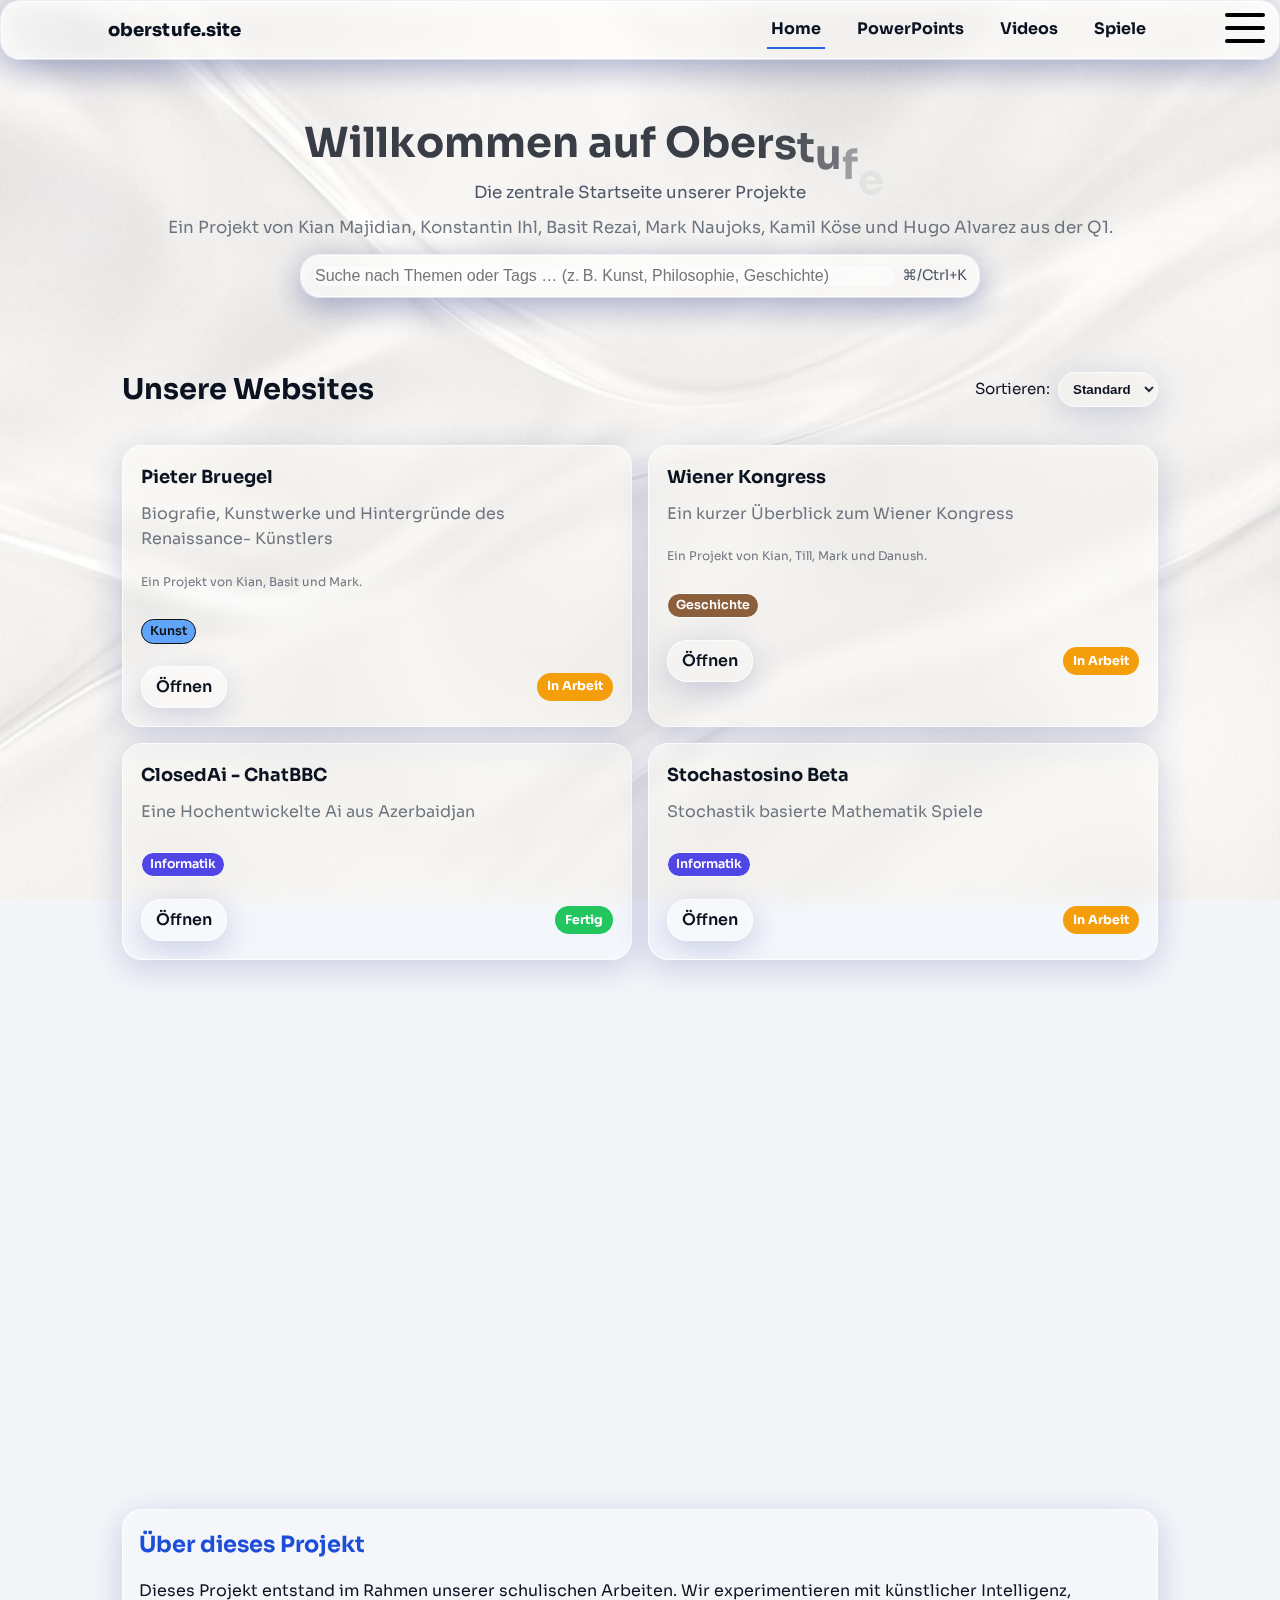
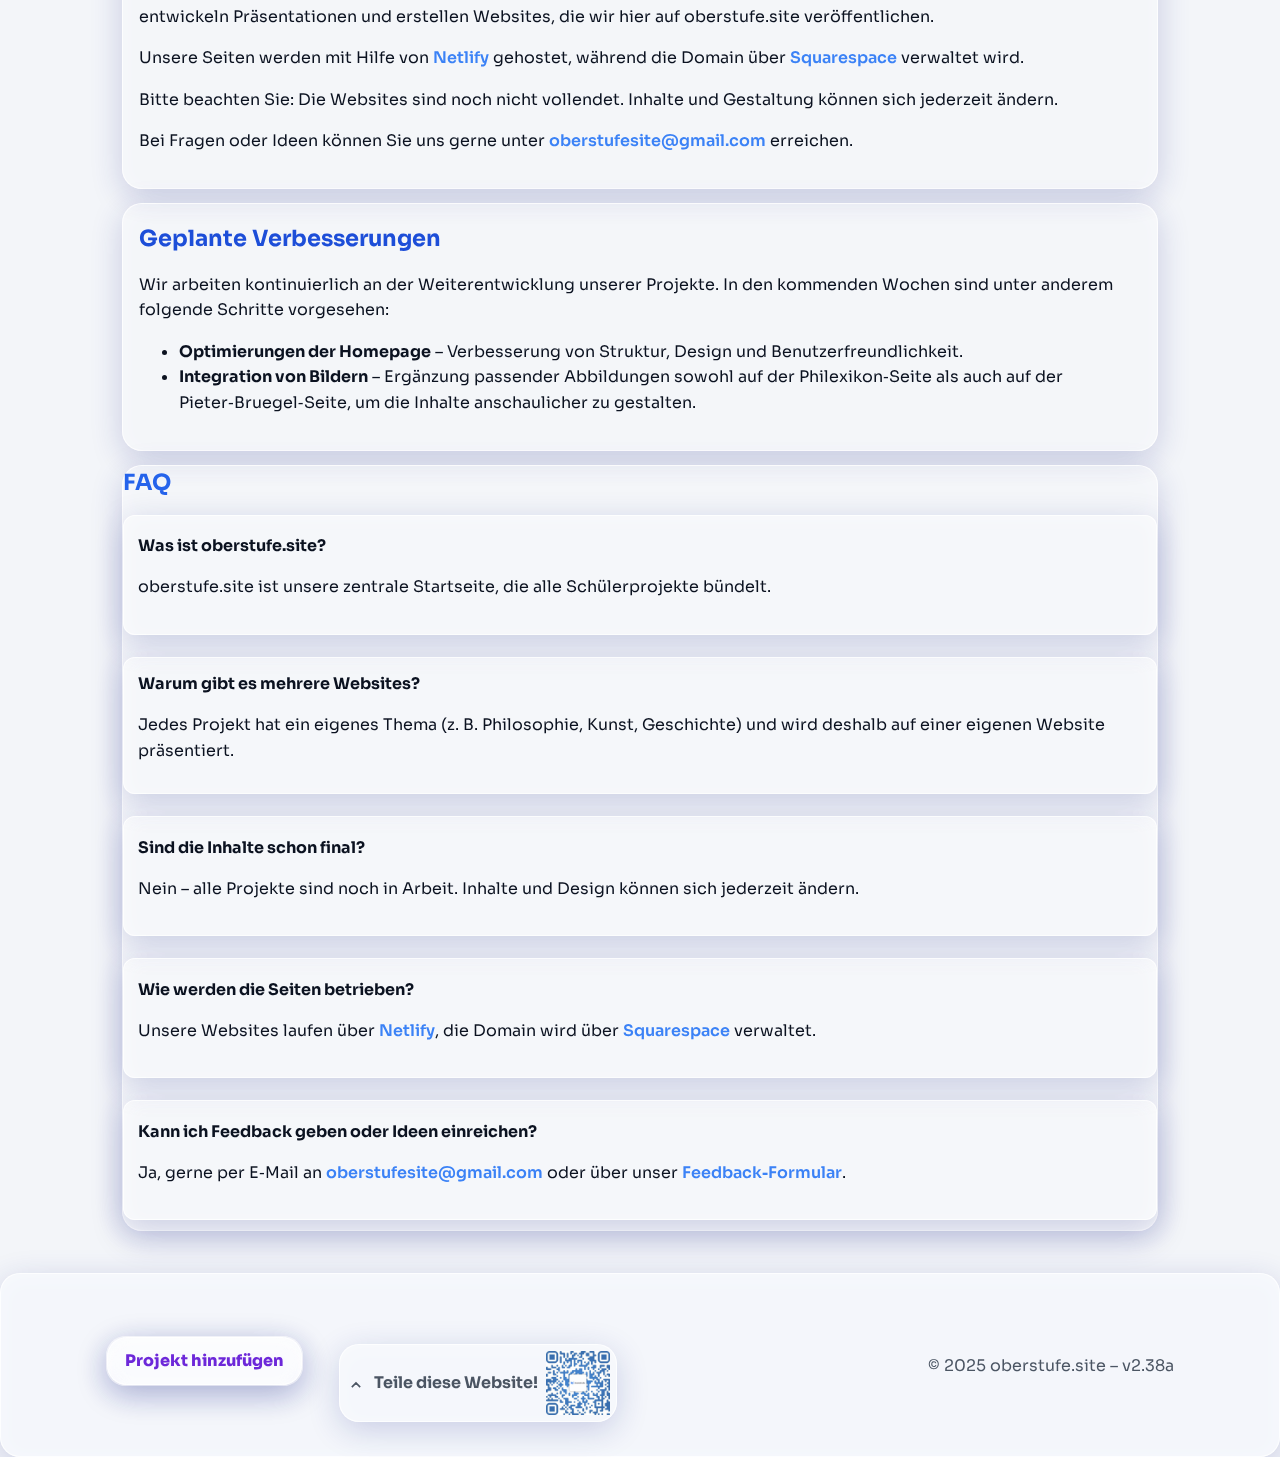
<file: index.html>
<!DOCTYPE html>
<html lang="de" data-theme="light">
<head>
<link href="https://fonts.googleapis.com/css2?family=Sora:wght@400;600;700&display=swap" rel="stylesheet">
<meta charset="utf-8"><meta name="viewport" content="width=device-width, initial-scale=1">
  <title>oberstufe.site</title>
  














<link rel="stylesheet" href="styles.css">
  <link rel="stylesheet" href="assets/staggered-menu.css">
</head>
<body>

  
  <header>
    <div class="wrap">
      <div class="left">
        <a class="brand" href="index.html">oberstufe.site</a>
      </div>
      <nav class="nav">
        <a href="index.html" data-i18n="nav_home" class="active">Home</a>
        <a href="powerpoints.html" data-i18n="nav_pp">PowerPoints</a>
        <a href="videos.html" data-i18n="nav_videos">Videos</a>
        <a href="spiele.html" data-i18n="nav_games">Spiele</a>
      </nav>
      <div class="right">
</div></div></div></div></div>
      </div>
    </div>
  <!-- Staggered Menu with Uiverse Burger + Inline Settings -->
<div class="sm-wrap">
  <div class="sm-header-btn">
    <!-- From Uiverse.io by Cevorob -->
    <label class="burger" for="burger" aria-label="Menü öffnen/schließen">
      <input type="checkbox" id="burger">
      <span></span>
      <span></span>
      <span></span>
    </label>
  </div>

  <div class="sm-layers">
    <div class="sm-layer"></div>
    <div class="sm-layer"></div>
  </div>

  <aside class="sm-panel" aria-hidden="true">
    <div class="sm-head">
      <a class="sm-logo" href="index.html">oberstufe.site</a>
    </div>
    <ul class="sm-list" data-numbering="true">
      <li class="sm-item"><a class="sm-link" data-idx="01" href="index.html" aria-label="Zur Startseite">Home</a></li>
      <li class="sm-item"><a class="sm-link" data-idx="02" href="#" data-inline="settings" aria-label="Einstellungen umschalten">Einstellungen</a></li>
      <li class="sm-item"><a class="sm-link" data-idx="03" href="admin/index.html" aria-label="Zum Admin-Login">Admin Login</a></li>
      <li class="sm-item"><a class="sm-link" data-idx="04" href="#" aria-disabled="true">Coming Soon</a></li>
    </ul>

    <div class="sm-settings" data-open="false" aria-label="Einstellungen">
      <h3>Darstellung</h3>
      <div class="sm-setting-row">
        <input id="sm-theme-switch" class="sm-switch" type="checkbox" />
        <label for="sm-theme-switch" class="sm-setting-label">Dark&nbsp;Mode</label>
      </div>
    </div>

    <div class="sm-socials">
      <a href="mailto:info@oberstufe.site">Gmail</a>
      <a href="https://docs.google.com" target="_blank" rel="noopener">Google Docs</a>
    </div>
  </aside>
</div>
<!-- /Staggered Menu -->
</header>
<!-- Mobile Unter-Navigation -->
<nav class="mobile-subnav">
  <a href="index.html" class="active">Home</a>
  <a href="powerpoints.html" class="">PowerPoints</a>
  <a href="videos.html" class="">Videos</a>
  <a href="spiele.html" class="">Spiele</a>
</nav>




  <section class="hero">
    <div class="container">
      <h1 data-i18n="hero_home_title">Willkommen auf Oberstufe.site</h1>
      <p data-i18n="hero_home_sub">Die zentrale Startseite unserer Projekte</p>
      <p class="meta">Ein Projekt von Kian Majidian, Konstantin Ihl, Basit Rezai, Mark Naujoks, Kamil Köse und Hugo Alvarez aus der Q1.</p>
      <div class="search-wrap">
        <div class="search" role="search">
          <input id="searchInput" type="search" placeholder="Suche nach Themen oder Tags … (z. B. Kunst, Philosophie, Geschichte)">
          <span class="hint" aria-hidden="true">⌘/Ctrl+K</span>
        </div>
      </div>
    </div>
  </section>

  <section class="section">
    <div class="container">
      <div style="display:flex; justify-content:space-between; align-items:center; gap:12px; margin-bottom:10px;">
        <h2 data-i18n="grid_title">Unsere Websites</h2>
        <div style="display:flex; align-items:center; gap:8px;">
          <label for="sortSelect" class="muted" style="font-size:.95rem;">Sortieren:</label>
          <select id="sortSelect" class="btn" style="padding:8px 10px;">
            <option value="standard" selected>Standard</option>
            <option value="neu">Neueste</option>
            <option value="az">A–Z</option>
          </select>
        </div>
      </div>
      <div id="websitesGrid" class="card-grid two-cols"></div>
    </div>
  </section>

  <!-- Info Cards Section -->
  <section class="section">
  <div class="container info-section">
    <div class="stack">
      <div class="box accent">
        <h3>Über dieses Projekt</h3>
<p>Dieses Projekt entstand im Rahmen unserer schulischen Arbeiten. Wir experimentieren mit künstlicher Intelligenz, entwickeln Präsentationen und erstellen Websites, die wir hier auf oberstufe.site veröffentlichen.</p>
<p>Unsere Seiten werden mit Hilfe von <a class="link" href="https://www.netlify.com/" target="_blank" rel="noopener">Netlify</a> gehostet, während die Domain über <a class="link" href="https://www.squarespace.com/" target="_blank" rel="noopener">Squarespace</a> verwaltet wird.</p>
<p>Bitte beachten Sie: Die Websites sind noch nicht vollendet. Inhalte und Gestaltung können sich jederzeit ändern.</p>
<p>Bei Fragen oder Ideen können Sie uns gerne unter <a class="link" href="mailto:oberstufesite@gmail.com">oberstufesite@gmail.com</a> erreichen.</p>
      </div>
      <div class="grid2">
        <div class="box accent span2 span2">
<h3>Geplante Verbesserungen</h3>
<p>Wir arbeiten kontinuierlich an der Weiterentwicklung unserer Projekte. In den kommenden Wochen sind unter anderem folgende Schritte vorgesehen:</p>
<ul>
  <li><strong>Optimierungen der Homepage</strong> – Verbesserung von Struktur, Design und Benutzerfreundlichkeit.</li>
  <li><strong>Integration von Bildern</strong> – Ergänzung passender Abbildungen sowohl auf der Philexikon‑Seite als auch auf der Pieter‑Bruegel‑Seite, um die Inhalte anschaulicher zu gestalten.</li>
</ul>
        </div>
      </div>
      <div class="box" style="background:transparent; border:none; box-shadow:none; padding:0;">
        <h3 style="color:#2563EB; margin:0 0 6px 0;">FAQ</h3>
<div class="faq-list">
  <div class="faq-item">
    <strong>Was ist oberstufe.site?</strong>
    <p>oberstufe.site ist unsere zentrale Startseite, die alle Schülerprojekte bündelt.</p>
  </div>
  <div class="faq-item">
    <strong>Warum gibt es mehrere Websites?</strong>
    <p>Jedes Projekt hat ein eigenes Thema (z.&nbsp;B. Philosophie, Kunst, Geschichte) und wird deshalb auf einer eigenen Website präsentiert.</p>
  </div>
  <div class="faq-item">
    <strong>Sind die Inhalte schon final?</strong>
    <p>Nein – alle Projekte sind noch in Arbeit. Inhalte und Design können sich jederzeit ändern.</p>
  </div>
  <div class="faq-item">
    <strong>Wie werden die Seiten betrieben?</strong>
    <p>Unsere Websites laufen über <a class="link" href="https://www.netlify.com/" target="_blank" rel="noopener">Netlify</a>, die Domain wird über <a class="link" href="https://www.squarespace.com/" target="_blank" rel="noopener">Squarespace</a> verwaltet.</p>
  </div>
  <div class="faq-item">
    <strong>Kann ich Feedback geben oder Ideen einreichen?</strong>
    <p>Ja, gerne per E‑Mail an <a class="link" href="mailto:oberstufesite@gmail.com">oberstufesite@gmail.com</a> oder über unser <a class="link" href="https://docs.google.com/forms/d/e/1FAIpQLSc7hitAkvgDHXnOKgRpvolibMhm3iHeag_V-Azm4Mz8zef63w/viewform?usp=dialog" target="_blank" rel="noopener">Feedback‑Formular</a>.</p>
  </div>
</div>
      </div>
    </div>
  </div>
</section>


  <footer>
    <div class="container footer-inner">
      <div class="footer-meta">© 2025 oberstufe.site – v2.38a</div>
      <a class='cta-button' data-i18n='cta_add' href='/add-website'>Projekt hinzufügen</a>
      <div class="qr-in-footer" id="qrBlock" title="QR-Code">
        <div class="share-label">
          <svg viewBox="0 0 24 24" fill="none" stroke="currentColor" stroke-width="2"><path d="M7 17l5-5 5 5"/><path d="M12 12v2.38a"/></svg>
          <span data-i18n="share_site">Teile diese Website!</span>
        </div>
        <img src="qr-placeholder.jpg" alt="QR-Code">
      </div>
    </div>
  </footer>

  <div id="overlayGlobal" class="overlay-backdrop"></div>

  <div id="modalSettings" class="modal" role="dialog" aria-modal="true" aria-labelledby="settingsTitle">
    <div class="modal-header">
      <h3 id="settingsTitle" data-i18n="settings_title">Einstellungen</h3>
      <button id="closeSettings" class="btn">Schließen</button>
    </div>
    <div class="modal-body">
      <div class="row-setting">
        <span data-i18n="set_theme">Theme</span>
        <div class="icon-toggle" role="group" aria-label="Theme">
          <button id="themeLight" class="icon-btn" title="Hell" aria-pressed="false">
            <svg viewBox="0 0 24 24" fill="none" stroke="currentColor" stroke-width="2">
              <circle cx="12" cy="12" r="5"/><line x1="12" y1="1" x2="12" y2="3"/><line x1="12" y1="21" x2="12" y2="23"/>
              <line x1="4.22" y1="4.22" x2="5.64" y2="5.64"/><line x1="18.36" y1="18.36" x2="19.78" y2="19.78"/>
              <line x1="1" y1="12" x2="3" y2="12"/><line x1="21" y1="12" x2="23" y2="12"/>
              <line x1="4.22" y1="19.78" x2="5.64" y2="18.36"/><line x1="18.36" y1="5.64" x2="19.78" y2="4.22"/>
            </svg>
          </button>
          <button id="themeDark" class="icon-btn" title="Dunkel" aria-pressed="false">
            <svg viewBox="0 0 24 24" fill="none" stroke="currentColor" stroke-width="2">
              <path d="M21 12.79A9 9 0 1111.21 3 7 7 0 0021 12.79z"/>
            </svg>
          </button>
        </div>
      </div>
      <div class="row-setting">
        <span data-i18n="set_lang">Sprache</span>
        <div>
          <button id="langDe" class="btn" style="margin-right:6px;">DE</button>
          <button id="langEn" class="btn">EN</button>
        </div>
      </div>
      </div>
      
      
    </div>
  </div>

  <div id="modalChangelog" class="modal" role="dialog" aria-modal="true" aria-labelledby="changelogTitle">
    <div class="modal-header"><h3 id="changelogTitle">Changelog</h3><button id="closeChangelog" class="btn">Schließen</button>
<ul><li>v2.14 – Navigation verbessert, Menü überarbeitet (21.09.2025)</li><li>v2.15 – Darkmode eingeführt (21.09.2025)</li><li>v2.16 – Footer überarbeitet (21.09.2025)</li><li>v2.17 – Scroll-Up Button eingefügt (21.09.2025)</li><li>v2.18 – Header/Navi Bugfixes (21.09.2025)</li><li>v2.19 – Design-Optimierungen, Animationen (21.09.2025)</li><li>v2.20 – Farbpalette angepasst (21.09.2025)</li><li>v2.21 – Changelog hinzugefügt (21.09.2025)</li><li>v2.22 – Kleine Layout-Fixes (21.09.2025)</li><li>v2.23 – Neue Version bereitgestellt (21.09.2025)</li><li>v2.24 – Bugfix Scroll-Up Button (21.09.2025)</li><li>v2.25 – Feedback Button hinzugefügt (21.09.2025)</li><li>v2.26 – Korrektur Scroll-Button Verhalten (21.09.2025)</li><li>v2.27 – Chips Design begonnen (21.09.2025)</li><li>v2.28 – Chips farbig (erste Version) (21.09.2025)</li><li>v2.29 – Chips Bugfix (korrekte Farben) (21.09.2025)</li><li>v2.30 – Chips Variante A umgesetzt (21.09.2025)</li><li>v2.31 – Chips Farben in allen Fächern gefixt (21.09.2025)</li><li>v2.32 – Dark Mode Kontrast & Elemente verbessert (21.09.2025)</li><li>v2.33 – Dark Mode Navy + Beige Akzente (21.09.2025)</li><li>v2.34 – Dark Mode Palette #222831/#393E46/#948979/#DFD0B8 (21.09.2025)</li><li>v2.35 – Dark Mode: Titel Anthrazit (21.09.2025)</li><li>v2.36 – Interne Robustheit verbessert (21.09.2025)</li><li>v2.37 – Listener/JS-Struktur bereinigt (21.09.2025)</li><li>v2.38 – Finales Update vor 2.38a Release (21.09.2025)</li></ul>
</div>
    <div class="modal-body">
      <ul style="list-style:none; padding:0; margin:0;">
        <li style="margin:10px 0;"><span style="font-weight:800; color:#2563EB;">v1.0 – 18.09.2025</span> · Erste Veröffentlichung der Homepage</li>
        <li style="margin:10px 0;"><span style="font-weight:800; color:#22C55E;">Erweiterungen – 18.09.2025</span> · Philexikon & Pieter Bruegel integriert</li>
        <li style="margin:10px 0;"><span style="font-weight:800; color:#2563EB;">v2.0 – 18.09.2025</span> · Überarbeitetes Design</li>
        <li style="margin:10px 0;"><span style="font-weight:800; color:#2563EB;">v2.1 – 18.09.2025</span> · Feinschliff</li>
        <li style="margin:10px 0;"><span style="font-weight:800; color:#2563EB;">v2.2 – 19.09.2025</span> · Wiener Kongress, Suche & Tags</li>
        <li style="margin:10px 0;"><span style="font-weight:800; color:#2563EB;">v2.4 – 20.09.2025</span> · QR im Footer, CTA, Design-Fixes</li>
        <li style="margin:10px 0;"><span style="font-weight:800; color:#6B7280;">v2.6 – 20.09.2025</span> · Farben wie 12.4, FAQ-Akzente, Menü-Align Fix</li>
        <li style="margin:10px 0;"><span style="font-weight:800; color:#22C55E;">v2.7 – 20.09.2025</span> · PowerPoints & Videos, Share-Hinweis, Header-Navigation</li>
        <li style="margin:10px 0;"><span style="font-weight:800; color:#22C55E;">v2.7e – 20.09.2025</span> · Komplettpaket (alle Unterseiten), PPT-Downloads vorbereitet</li>
        <li style="margin:10px 0;"><span style="font-weight:800; color:#2563EB;">v2.8 – 20.09.2025</span> · Fächer-Abschnitte (PP), DE/EN, QR-Option, „Unsere Websites“</li>
        <li style="margin:10px 0;"><span style="font-weight:800; color:#22C55E;">v2.8a – 20.09.2025</span> · PP-Chips als Tags, Add-Seite 3 Spalten</li>
        <li style="margin:10px 0;"><span style="font-weight:800; color:#6B7280;">v2.8b – 20.09.2025</span> · Bugfix: getrennte Seiten, saubere Header/Footer</li>
        <li style="margin:10px 0;"><span style="font-weight:800; color:#6B7280;">v2.8c – 20.09.2025</span> · Bugfix: kein Zusammenkleben der Seiten</li>
        <li style="margin:10px 0;"><span style="font-weight:800; color:#6B7280;">v2.8d – 20.09.2025</span> · Einstellungen repariert, Chips hübscher, CTA auf Add-Seite ausgeblendet</li>
        <li style="margin:10px 0;"><span style="font-weight:800; color:#2563EB;">v2.9 – 20.09.2025</span> · Changelog-Overlay, Dark Mode verbessert, Chips Variante A, Legende & Sprache gefixt</li>
        <li style="margin:10px 0;"><span style="font-weight:800; color:#2563EB;">v2.10 – 20.09.2025</span> · Hamburger-Icon (3 Striche) & Bugfixes; neue Fachfarben</li>
        <li style="margin:10px 0;"><span style="font-weight:800; color:#2563EB;">v2.11 – 20.09.2025</span> · Menü-Overlays (Kontakt/Changelog/Legende/Einstellungen), Theme-Switch mit SVG-Sonne/Mond, vollständige DE/EN, Fachfarben fix</li>
      </ul>
    </div>
  </div>

  <div id="modalLegend" class="modal" role="dialog" aria-modal="true" aria-labelledby="legendTitle">
    <div class="modal-header"><h3 id="legendTitle">Legende</h3><button id="closeLegend" class="btn">Schließen</button></div>
    <div class="modal-body">
      <h4 style="margin:10px 0 6px">Tags</h4>
      <p>Farbige Schlagworte geben die Fachbereiche an:</p>
      <div class="legend-tags">
<span class="tag chemie">Chemie</span>
        <span class="tag deutsch">Deutsch</span>
        <span class="tag erdkunde">Erdkunde</span>
        <span class="tag geschichte">Geschichte</span>
        <span class="tag informatik">Informatik</span>
        <span class="tag kunst">Kunst</span>
        <span class="tag mathe">Mathe</span>
        <span class="tag physik">Physik</span>
        <span class="tag philosophie">Philosophie</span>
        <span class="tag sowi">SoWi</span>
        <span class="tag sport">Sport</span>
</div>

      <h4 style="margin:16px 0 6px">Status‑Badges</h4>
      <p>Zeigen den aktuellen Stand eines Projekts:</p>
      <div class="legend-status">
        <span class="status green">Fertig</span>
        <span class="status yellow">In Arbeit</span>
        <span class="status red">Test</span>
        <span class="status blue">Coming&nbsp;Soon</span>
</div>
      <ul class="legend-list">
  <ul class="status-list">
    <li class="status-item"><span class="status green">Fertig</span><span class="name">Fertig</span><span class="desc">Projekt/Präsentation ist abgeschlossen.</span></li>
    <li class="status-item"><span class="status yellow">In Arbeit</span><span class="name">In Arbeit</span><span class="desc">Inhalte werden noch erstellt oder überarbeitet.</span></li>
    <li class="status-item"><span class="status red">Test</span><span class="name">Test</span><span class="desc">Entwurf oder Beta; kann Fehler enthalten.</span></li>
    <li class="status-item"><span class="status blue">Coming Soon</span><span class="name">Coming Soon</span><span class="desc">Geplant, aber noch nicht veröffentlicht.</span></li>
  </ul>
</ul>

    </div>
    </div>
  </div>

  <div id="modalContact" class="modal" role="dialog" aria-modal="true" aria-labelledby="contactTitle">
    <div class="modal-header"><h3 id="contactTitle" data-i18n="contact_title">Kontakt</h3><button id="closeContact" class="btn">Schließen</button></div>
    <div class="modal-body">
      <p><strong>E-Mail:</strong> <a href="mailto:oberstufesite@gmail.com" class="link">oberstufesite@gmail.com</a></p>
      <p><a class="btn primary" href="https://docs.google.com/forms/d/e/1FAIpQLSc7hitAkvgDHXnOKgRpvolibMhm3iHeag_V-Azm4Mz8zef63w/viewform?usp=dialog" target="_blank" rel="noopener" data-i18n="contact_form">Zum Feedback-Formular</a></p>
    </div>
  </div>

  <a class="feedback-btn" id="feedbackBtn" href="https://docs.google.com/forms/d/e/1FAIpQLSc7hitAkvgDHXnOKgRpvolibMhm3iHeag_V-Azm4Mz8zef63w/viewform?usp=dialog" target="_blank" rel="noopener" data-i18n="feedback">Feedback</a>
  <button class="to-top" id="toTopBtn" aria-label="Nach oben scrollen" title="Nach oben"><svg viewBox="0 0 48 48" width="22" height="22" aria-hidden="true"><circle cx="24" cy="24" r="17" fill="none" stroke="rgba(255,255,255,.65)" stroke-width="2"/><path d="M16 26l8-8 8 8" fill="none" stroke="#2563EB" stroke-width="3" stroke-linecap="round" stroke-linejoin="round"/></svg></button>



<script>
/* v2.17 theme js */
(function(){
  const themeLight=document.getElementById('themeLight');
  const themeDark=document.getElementById('themeDark');
  function setTheme(next){
    document.documentElement.setAttribute('data-theme', next);
    try{ localStorage.setItem('theme', next);}catch(e){}
    if(themeLight) themeLight.classList.toggle('active', next==='light');
    if(themeDark) themeDark.classList.toggle('active', next==='dark');
  }
  const saved=localStorage.getItem('theme') || (window.matchMedia && window.matchMedia('(prefers-color-scheme: dark)').matches ? 'dark':'light');
  setTheme(saved);
  themeLight && themeLight.addEventListener('click', ()=> setTheme('light'));
  themeDark && themeDark.addEventListener('click', ()=> setTheme('dark'));
})();
</script>




<script>
/* v2.26 unified scroll visibility */
(function(){
  const toTopBtn = document.getElementById('toTopBtn');
  const feedbackBtn = document.getElementById('feedbackBtn');
  function sync(){
    const y = window.pageYOffset || document.documentElement.scrollTop || document.body.scrollTop || 0;
    const show = y > 160;
    if(toTopBtn) toTopBtn.classList.toggle('show', show);
    if(feedbackBtn) feedbackBtn.classList.toggle('show', show);
  }
  window.addEventListener('scroll', sync, {passive:true});
  sync();
  if(toTopBtn){
    toTopBtn.addEventListener('click', function(){
      window.scrollTo({ top: 0, behavior: 'smooth' });
    });
  }
})();
</script>


<script>
/* v2.37 – Language listeners harden */
(function(){
  function safeApply(lang){
    if (typeof applyI18N === 'function') { applyI18N(lang); }
  }
  var langDeBtn = document.getElementById('langDe');
  var langEnBtn = document.getElementById('langEn');
  if(langDeBtn){ langDeBtn.onclick = function(){ safeApply('de'); }; }
  if(langEnBtn){ langEnBtn.onclick = function(){ safeApply('en'); }; }
})();
</script>


<script>
// v2.41a helpers
(function(){
  // Title anthracite on index & 200
  try{
    var h1 = document.querySelector('h1');
    if(h1 && /Willkommen auf oberstufe\.site/i.test(h1.textContent)){
      h1.classList.add('site-title','title-anthrazit');
    }
  }catch(e){}

  // Mark feedback card to color links blue
  try{
    document.querySelectorAll('.card, section, div').forEach(function(el){
      if(/Kann ich Feedback geben oder Ideen einreichen\?/i.test(el.textContent)){
        // add class to closest card-like container
        var target = el.closest('.card') || el;
        target.classList.add('feedback-card');
      }
    });
  }catch(e){}
})();
</script>


<!-- Netlify Identity (login status only) -->
<script src="https://identity.netlify.com/v1/netlify-identity-widget.js"></script>











<script>// v2.52 – menu toggle (no overlay), modals use overlay
(function(){
  const btn = document.getElementById('menuBtn');
  const list = document.getElementById('menuList');
  const overlay = document.getElementById('overlayGlobal');
  if(!btn || !list) return;

  function openMenu(){
    list.classList.add('open');
    btn.classList.add('open');
    btn.setAttribute('aria-expanded','true');
  }
  function closeMenu(){
    list.classList.remove('open');
    btn.classList.remove('open');
    btn.setAttribute('aria-expanded','false');
  }
  function toggleMenu(){ list.classList.contains('open') ? closeMenu() : openMenu(); }

  btn.addEventListener('click', (e)=>{ e.stopPropagation(); toggleMenu(); });
  document.addEventListener('click', (e)=>{
    if(!list.contains(e.target) && !btn.contains(e.target)) closeMenu();
  });
  document.addEventListener('keydown', (e)=>{ if(e.key==='Escape') closeMenu(); });

  // Modal helpers use overlay
  const hook=(id, fn)=>{ const el=document.getElementById(id); if(el) el.addEventListener('click', fn); };
  const openModal=(id)=>{ const m=document.getElementById(id); if(m){ m.classList.add('open'); overlay && overlay.classList.add('show'); closeMenu(); } };
  const closeModal=(id)=>{ const m=document.getElementById(id); if(m){ m.classList.remove('open'); overlay && overlay.classList.remove('show'); } };

  hook('menuOpenSettings', ()=> openModal('modalSettings'));
  hook('menuOpenChangelog', ()=> openModal('modalChangelog'));
  hook('menuOpenLegend',   ()=> openModal('modalLegend'));
  hook('menuOpenContact',  ()=> openModal('modalContact'));

  hook('closeSettings', ()=> closeModal('modalSettings'));
  hook('closeChangelog', ()=> closeModal('modalChangelog'));
  hook('closeLegend', ()=> closeModal('modalLegend'));
  hook('closeContact', ()=> closeModal('modalContact'));

  overlay && overlay.addEventListener('click', ()=>{
    closeModal('modalSettings'); closeModal('modalChangelog'); closeModal('modalLegend'); closeModal('modalContact');
  });
})();
</script>


<script>
// v2.56 – minimal toggle fallback
(function(){
  const btn = document.getElementById('menuBtn');
  const list = document.getElementById('menuList');
  if(!btn || !list) return;
  const open = ()=>{ list.classList.add('open'); btn.classList.add('open'); btn.setAttribute('aria-expanded','true'); };
  const close = ()=>{ list.classList.remove('open'); btn.classList.remove('open'); btn.setAttribute('aria-expanded','false'); };
  const toggle = ()=> list.classList.contains('open') ? close() : open();
  btn.addEventListener('click', (e)=>{ e.stopPropagation(); toggle(); });
  document.addEventListener('click', (e)=>{ if(!list.contains(e.target) && !btn.contains(e.target)) close(); });
  document.addEventListener('keydown', (e)=>{ if(e.key==='Escape') close(); });
})();
</script>


<script>
// v2.58 – global modal open/close fallback
(function(){
  if(!window._openModal){
    window._openModal = function(id){
      var m=document.getElementById(id);
      var overlay=document.getElementById('overlayGlobal');
      if(m){ m.classList.add('open'); }
      if(overlay){ overlay.classList.add('show'); }
      var btn=document.getElementById('menuBtn'); var list=document.getElementById('menuList');
      if(list && list.classList.contains('open')){ list.classList.remove('open'); btn && btn.classList.remove('open'); }
    };
  }
  if(!window._closeModal){
    window._closeModal = function(id){
      var m=document.getElementById(id);
      var overlay=document.getElementById('overlayGlobal');
      if(m){ m.classList.remove('open'); }
      if(overlay){ overlay.classList.remove('show'); }
    };
  }
})();
</script>


<script>
/* v2.59 – Hamburger Menü (neu codiert) */
(function(){
  const btn = document.getElementById('menuBtn');
  const list = document.getElementById('menuList');
  const overlay = document.getElementById('overlayGlobal');
  if(!btn || !list) return;

  function openMenu(){
    list.classList.add('open');
    btn.classList.add('open');
    btn.setAttribute('aria-expanded','true');
  }
  function closeMenu(){
    list.classList.remove('open');
    btn.classList.remove('open');
    btn.setAttribute('aria-expanded','false');
  }
  function toggleMenu(){ list.classList.contains('open') ? closeMenu() : openMenu(); }

  btn.addEventListener('click', (e)=>{ e.stopPropagation(); toggleMenu(); });
  document.addEventListener('click', (e)=>{ if(!list.contains(e.target) && !btn.contains(e.target)) closeMenu(); });
  document.addEventListener('keydown', (e)=>{ if(e.key === 'Escape') closeMenu(); });

  function openModalById(id){
    const m = document.getElementById(id);
    if(!m) return;
    m.classList.add('open');
    if(overlay) overlay.classList.add('show');
    closeMenu();
  }

  list.querySelectorAll('[data-modal]').forEach(a=>{
    a.addEventListener('click', (e)=>{ e.preventDefault(); openModalById(a.getAttribute('data-modal')); });
  });

  window._openModal = window._openModal || openModalById;
})();
</script>




<script>
// v2.70 Menu + Modals + Theme
(function(){
  const btn = document.getElementById('menuBtn');
  const list = document.getElementById('menuList');
  const overlay = document.getElementById('overlayGlobal');

  function openMenu(){ if(list){ list.classList.add('open'); } if(btn){ btn.classList.add('open'); btn.setAttribute('aria-expanded','true'); } }
  function closeMenu(){ if(list){ list.classList.remove('open'); } if(btn){ btn.classList.remove('open'); btn.setAttribute('aria-expanded','false'); } }

  btn && btn.addEventListener('click', (e)=>{ e.stopPropagation(); list && (list.classList.contains('open')?closeMenu():openMenu()); });

  document.addEventListener('click', (e)=>{
    if(list && !list.contains(e.target) && !btn.contains(e.target)) closeMenu();
  });
  document.addEventListener('keydown', (e)=>{ if(e.key==='Escape'){ closeMenu(); closeAllModals(); }});

  // Modals
  const modals = Array.from(document.querySelectorAll('.modal'));
  function closeAllModals(){ modals.forEach(m=>m.classList.remove('open')); overlay && overlay.classList.remove('show'); }
  function openModal(id){ closeMenu(); const m=document.getElementById(id); if(m){ m.classList.add('open'); overlay && overlay.classList.add('show'); } }

  document.querySelectorAll('#menuList [data-modal]').forEach(el=>{
    el.addEventListener('click', ()=> openModal(el.getAttribute('data-modal')));
  });
  overlay && overlay.addEventListener('click', closeAllModals);
  document.querySelectorAll('[data-close]').forEach(x=> x.addEventListener('click', closeAllModals));

  // Theme
  function setTheme(next){
    document.documentElement.setAttribute('data-theme', next);
    try{ localStorage.setItem('theme', next);}catch(e){}
    const tL=document.getElementById('themeLight'); const tD=document.getElementById('themeDark');
    tL && tL.classList.toggle('active', next==='light');
    tD && tD.classList.toggle('active', next==='dark');
  }
  const saved = (function(){
    try{ return localStorage.getItem('theme'); }catch(e){ return null; }
  })() || (window.matchMedia && window.matchMedia('(prefers-color-scheme: dark)').matches ? 'dark':'light');
  setTheme(saved);

  const tL=document.getElementById('themeLight'); const tD=document.getElementById('themeDark');
  tL && tL.addEventListener('click', ()=> setTheme('light'));
  tD && tD.addEventListener('click', ()=> setTheme('dark'));
})();
</script>

<script>
// v2.61 – Client-side search minimal (no counter, no layout shift)
(function(){
  const input = document.getElementById('searchInput');
  if(!input) return;
  function norm(t){ return (t||'').toLowerCase().normalize('NFD').replace(/[\u0300-\u036f]/g,''); }
  function items(){ return Array.from(document.querySelectorAll('.card')); }
  function matches(el, q){
    if(!q) return true;
    const hay = norm(el.textContent);
    const tags = (el.getAttribute('data-tags')||'') + ' ' + (el.getAttribute('data-tag')||'');
    return hay.includes(q) || norm(tags).includes(q);
  }
  function apply(q){
    const qn = norm(q);
    items().forEach(el=>{ el.style.display = matches(el, qn) ? '' : 'none'; });
  }
  input.addEventListener('input', ()=> apply(input.value));
  document.addEventListener('keydown', (e)=>{ if((e.ctrlKey||e.metaKey) && (e.key==='k'||e.key==='K')){ e.preventDefault(); input.focus(); }});
})();
</script>

  <script src="assets/staggered-menu.js"></script>
<script>
(function(){
  function statusBtnHTML(status){
    const map={ fertig:['Fertig','status-done'], in_arbeit:['In Arbeit','status-wip'], test:['Test','status-test'], coming_soon:['Coming Soon','status-soon'] };
    const x=map[status]; return x ? `<span class="status-btn ${x[1]}">${x[0]}</span>` : '';
  }
  function tagPill(tag){
    if(!tag) return '';
    const label = (tag==='sowi' ? 'SoWi' : tag.charAt(0).toUpperCase()+tag.slice(1));
    return `<span class="pill-tag tag-${tag}">${label}</span>`;
  }
  function cardHTML(c){
    const tag=(c.tag||'').toLowerCase();
    const authorsStr = Array.isArray(c.authors)
      ? c.authors.map(a => (a && a.name) ? a.name : a).join(', ')
      : (c.authors || '');
    return `<div class="card card--${tag}">
      ${c.image_url ? `<img class="card-thumb" src="${c.image_url}" alt="">` : ''}
      <h3>${c.title||''}</h3>
      ${c.subtitle ? `<p class="muted">${c.subtitle}</p>` : ''}
      ${authorsStr ? `<p class="card-authors muted">${authorsStr}</p>` : ''}
      <div class="row-tags"><div class="left">${tagPill(tag)}</div></div>
      <div class="actions"><a class="btn btn-primary" href="${c.url||'#'}" target="_blank" rel="noopener">Öffnen</a>${statusBtnHTML(c.status)}</div>
    </div>`;
  }
  async function loadCards(){
    const r = await fetch('/data/cards.json',{cache:'no-cache'});
    const d = await r.json();
    return (d.cards||[]).filter(c=> c.is_published !== false);
  }
  function renderWebsites(cards){
    const grid=document.getElementById('websitesGrid'); if(!grid) return;
    const items=cards.filter(c=> (c.page||'')==='home');
    grid.innerHTML = items.map(cardHTML).join('');
  
      if(window.attachCardObserver){ window.attachCardObserver(); }
}
  document.addEventListener('DOMContentLoaded', async ()=>{
    try{
      const cards = await loadCards();
      renderWebsites(cards);
    }catch(e){
      console.error('Fehler beim Laden der Karten:', e);
    }
  });
})();
</script>
<script>
document.addEventListener('DOMContentLoaded', ()=>{
  const cards = document.querySelectorAll('.card');
  const observer = new IntersectionObserver(entries=>{
    entries.forEach(entry=>{
      if(entry.isIntersecting){
        entry.target.classList.add('visible');
        observer.unobserve(entry.target);
      }
    });
  }, { threshold: 0.2 });
  cards.forEach(card => observer.observe(card));
});
</script>
<script src="https://cdnjs.cloudflare.com/ajax/libs/gsap/3.12.5/gsap.min.js"></script>

<script>
// Split & Animate H1 on homepage (no external plugins)
(function(){
  const h1 = document.querySelector('h1');
  if(!h1) return;
  const text = h1.textContent;
  h1.setAttribute('aria-label', text);
  h1.innerHTML = '';
  const frag = document.createDocumentFragment();
  for(const ch of text){
    const span = document.createElement('span');
    span.className = 'split-char';
    if(ch === ' ') { span.innerHTML = '&nbsp;'; } else { span.textContent = ch; }
    span.style.display = 'inline-block';
    span.style.opacity = '0';
    span.style.transform = 'translateY(40px)';
    frag.appendChild(span);
  }
  h1.appendChild(frag);
  // Animate with GSAP if available, else fallback CSS
  function run(){
    if(window.gsap && h1.querySelectorAll('.split-char').length){
      gsap.to(h1.querySelectorAll('.split-char'), {
        opacity: 1,
        y: 0,
        duration: 0.4,
        ease: 'power3.out',
        stagger: 0.05
      });
    }else{
      // simple fallback
      h1.querySelectorAll('.split-char').forEach((el,i)=>{
        setTimeout(()=>{ el.style.opacity='1'; el.style.transform='none'; }, 40*i);
      });
    }
  }
  if(document.readyState==='complete') run();
  else window.addEventListener('load', run);
})();
</script>


<script>
// Robust re-render to ensure cards show even if another script failed
(function(){
  function showGridError(msg){
    var grid = document.getElementById('websitesGrid');
    if(grid){ grid.innerHTML = '<div class="muted" style="padding:12px 0">'+msg+'</div>'; }
  }
  function tagPill(tag){
    if(!tag) return '';
    var label = (tag==='sowi' ? 'SoWi' : tag.charAt(0).toUpperCase()+tag.slice(1));
    return '<span class="pill-tag tag-'+tag+'">'+label+'</span>';
  }
  function statusBtnHTML(status){
    var map = { fertig:['Fertig','status-done'], in_arbeit:['In Arbeit','status-wip'], test:['Test','status-test'], coming_soon:['Coming Soon','status-soon'] };
    var x = map[status]; return x ? '<span class="status-btn '+x[1]+'">'+x[0]+'</span>' : '';
  }
  function cardHTML(c){
    var tag=(c.tag||'').toLowerCase();
    var authorsStr = Array.isArray(c.authors) ? c.authors.map(function(a){ return (a && a.name)?a.name:a; }).join(', ') : (c.authors||'');
    return '<div class="card card--'+tag+'">'+
      (c.image_url?'<img class="card-thumb" src="'+c.image_url+'" alt="">':'')+
      '<h3>'+(c.title||'')+'</h3>'+
      (c.subtitle?'<p class="muted">'+c.subtitle+'</p>':'')+
      (authorsStr?'<p class="card-authors muted">'+authorsStr+'</p>':'')+
      '<div class="row-tags"><div class="left">'+tagPill(tag)+'</div></div>'+
      '<div class="actions"><a class="btn btn-primary" href="'+(c.url||'#')+'" target="_blank" rel="noopener">Öffnen</a>'+statusBtnHTML(c.status)+'</div>'+
    '</div>';
  }
  function renderHome(cards){
    var grid = document.getElementById('websitesGrid'); if(!grid) return;
    var items = (cards||[]).filter(function(c){ return ((c.page||'').trim().toLowerCase()==='home') && (c.is_published!==false); });
    if(!items.length){
      showGridError('Keine Karten gefunden. Prüfe /data/cards.json und ob "page": "home" gesetzt ist.');
      return;
    }
    grid.innerHTML = items.map(cardHTML).join('');
  
      if(window.attachCardObserver){ window.attachCardObserver(); }
}
  async function safeLoad(){
    try{
      var res = await fetch('/data/cards.json', { cache:'no-cache' });
      var txt = await res.text();
      if (/^\s*</.test(txt)) throw new Error('cards.json lieferte HTML statt JSON – Pfad/Rewrite prüfen.');
      var data = JSON.parse(txt);
      var arr = Array.isArray(data.cards) ? data.cards : [];
      renderHome(arr);
    }catch(e){
      console.error('[robust] Fehler:', e);
      showGridError('Fehler beim Laden der Karten: '+e.message);
    }
  }
  if(document.readyState==='loading'){
    document.addEventListener('DOMContentLoaded', safeLoad);
  }else{
    safeLoad();
  }
})();
</script>


<script>
// Attach IntersectionObserver after render for smooth fade-in
(function(){
  function attachCardObserver(){
    try {
      var cards = document.querySelectorAll('#websitesGrid .card');
      if(!cards.length) return;
      var io = new IntersectionObserver(function(entries){
        entries.forEach(function(entry){
          if(entry.isIntersecting){
            entry.target.classList.add('visible');
            io.unobserve(entry.target);
          }
        });
      }, { threshold: 0.18 });
      cards.forEach(function(c){ io.observe(c); });
    } catch(e){
      // Fallback: make all visible if IO not supported
      requestAnimationFrame(function(){
        document.querySelectorAll('#websitesGrid .card').forEach(function(el){ el.classList.add('visible'); });
      });
    }
  }
  // Expose globally
  window.attachCardObserver = attachCardObserver;
})();
</script>

</body>
</html>
</file>
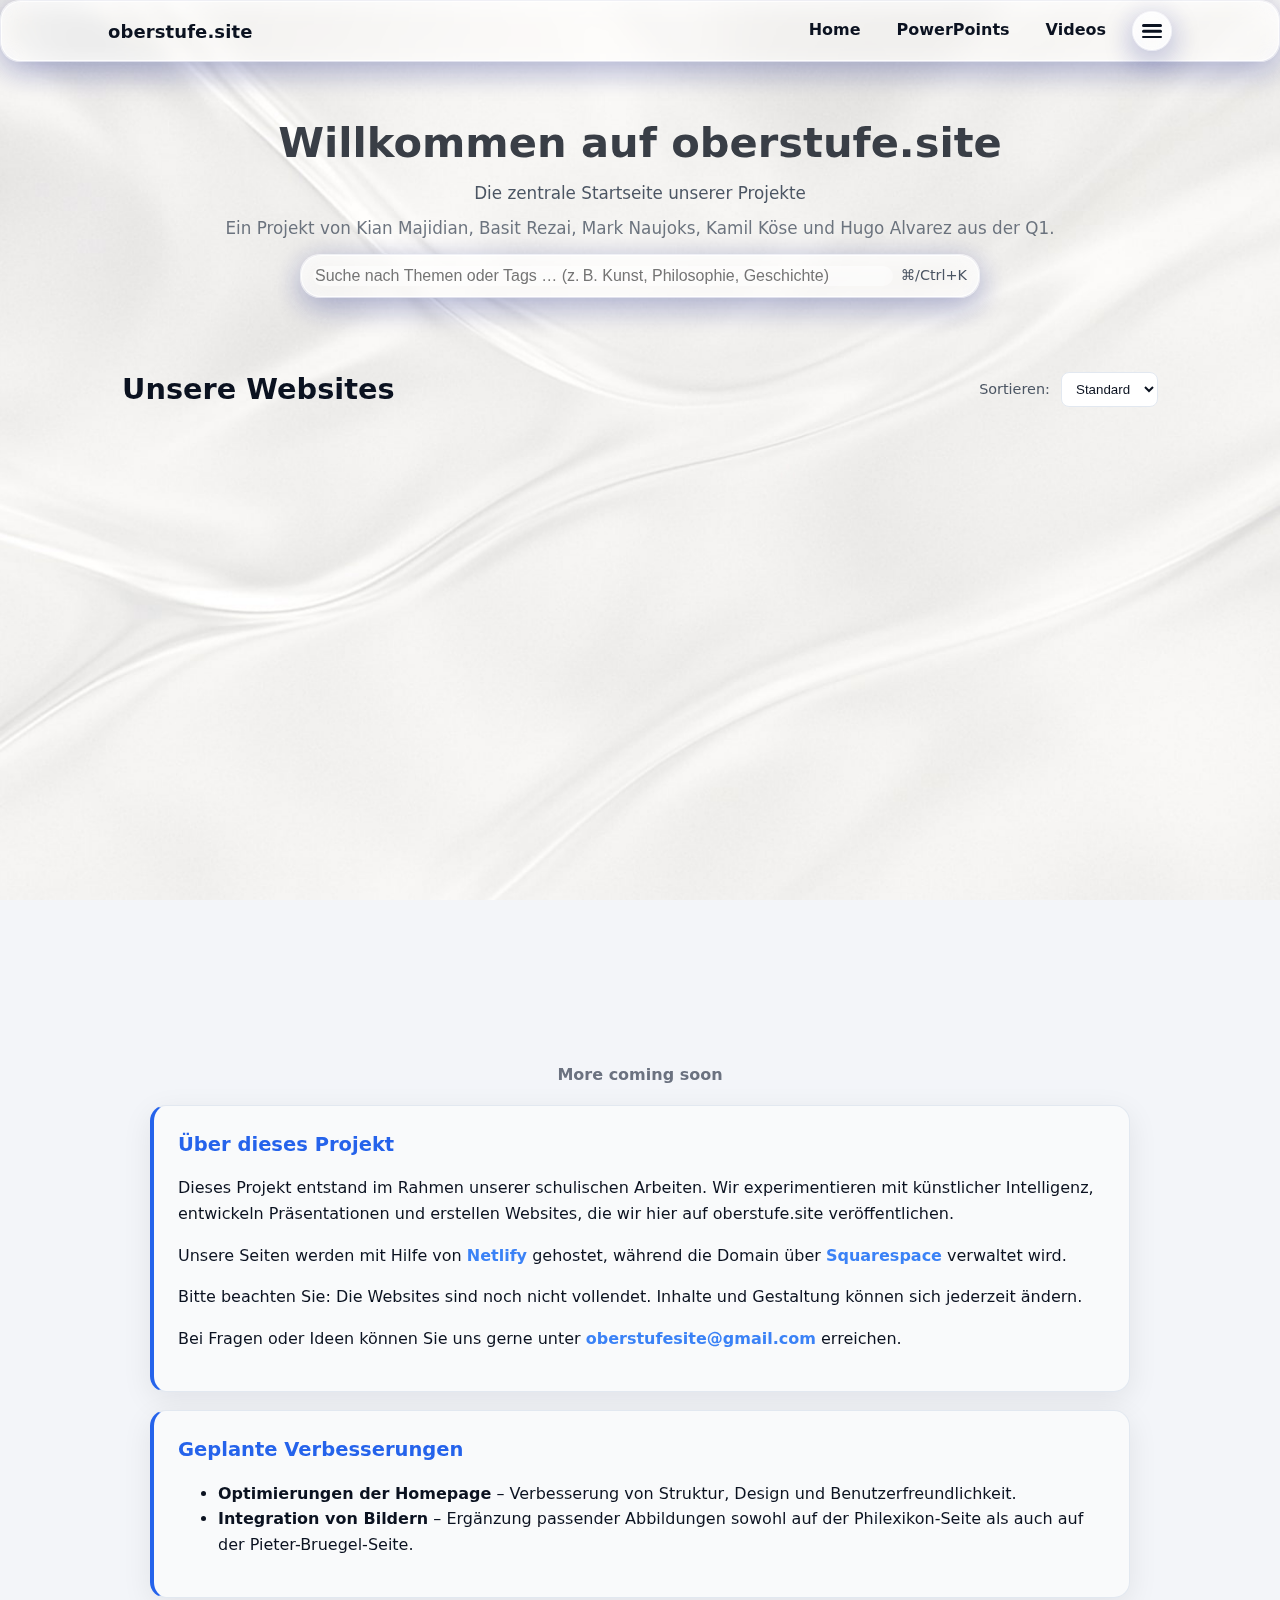
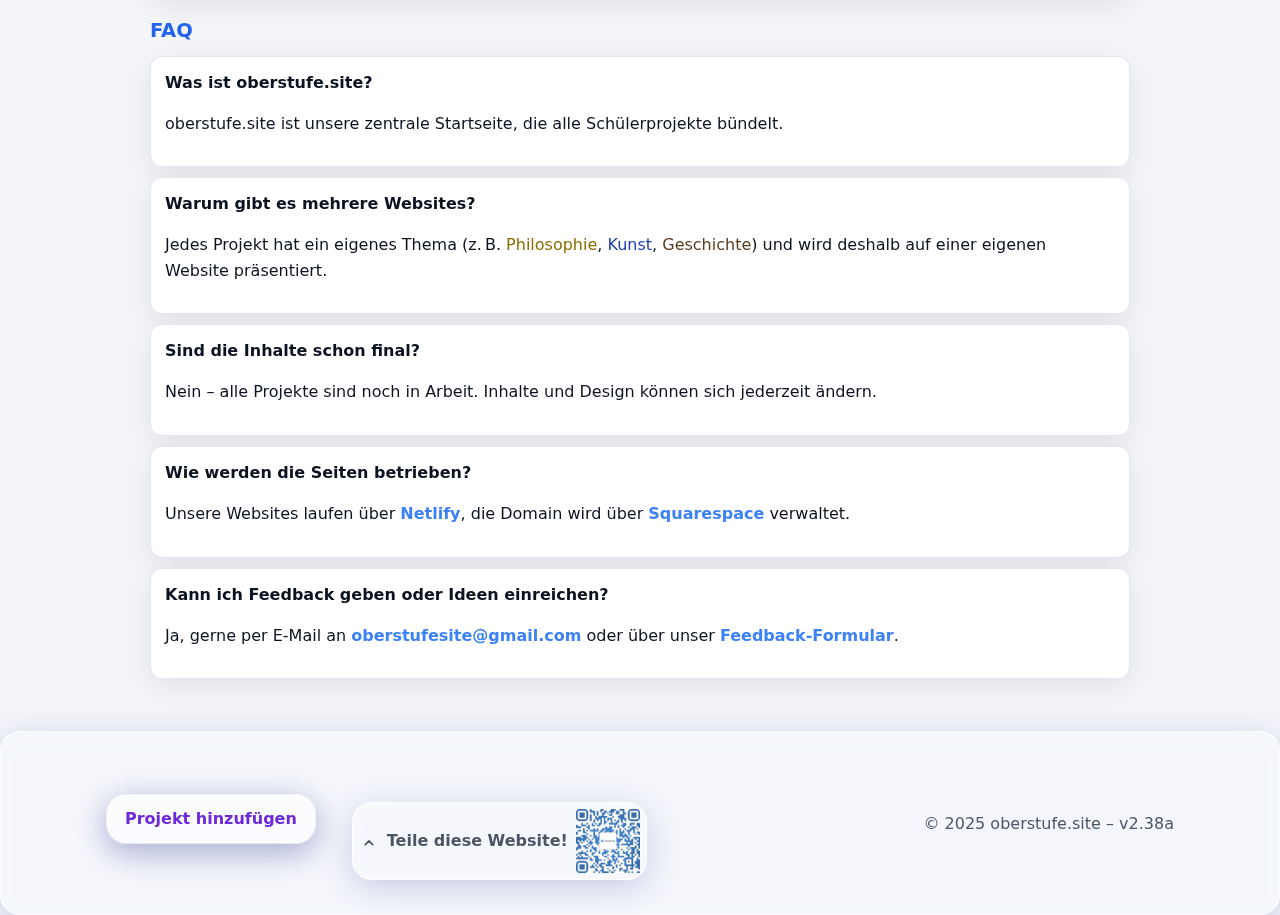
<file: 200.html>
<!DOCTYPE html>
<html lang="de" data-theme="light">
<head>
  <meta charset="utf-8"><meta name="viewport" content="width=device-width, initial-scale=1">
  <title>oberstufe.site</title>
  











<link rel="stylesheet" href="styles.css">
</head>
<body>

  
  <header>
    <div class="wrap">
      <div class="left">
        <a class="brand" href="index.html">oberstufe.site</a>
      </div>
      <nav class="nav">
        <a href="index.html" data-i18n="nav_home">Home</a>
        <a href="powerpoints.html" data-i18n="nav_pp">PowerPoints</a>
        <a href="videos.html" data-i18n="nav_videos">Videos</a>
      </nav>
      <div class="right"><button class="menu-btn" id="menuBtn" aria-haspopup="true" aria-expanded="false" aria-label="Menü">
          <span class="menu-icon" aria-hidden="true"><span class="bar"></span><span class="bar"></span><span class="bar"></span></span>
        </button><div class="dropdown" id="menuList" role="menu" aria-label="Menü">
  <div class="menu-stack">
    <a href="javascript:void(0)" class="btn btn-menu" data-modal="modalSettings">Einstellungen</a>
    <a href="javascript:void(0)" class="btn btn-menu" data-modal="modalChangelog">Changelog</a>
    <a href="javascript:void(0)" class="btn btn-menu" data-modal="modalLegend">Legende</a>
    <a href="javascript:void(0)" class="btn btn-menu" data-modal="modalContact">Kontakt</a>
    <a href="/admin" target="_blank" rel="noopener" class="btn btn-menu">Admin&nbsp;Login</a>
  </div>
</div></div></div></div></div>
      </div>
    </div>
  </header>



  <section class="hero" style="background:linear-gradient(135deg,#E8EEF8 0%,#F3F5F9 100%);">
    <div class="container">
      <h1 data-i18n="hero_home_title">Willkommen auf oberstufe.site</h1>
      <p data-i18n="hero_home_sub">Die zentrale Startseite unserer Projekte</p>
      <p class="meta">Ein Projekt von Kian Majidian, Basit Rezai, Mark Naujoks, Kamil Köse und Hugo Alvarez aus der Q1.</p>
      <div class="search-wrap">
        <div class="search" role="search">
          <input id="searchInput" type="search" placeholder="Suche nach Themen oder Tags … (z. B. Kunst, Philosophie, Geschichte)">
          <span class="hint" aria-hidden="true">⌘/Ctrl+K</span>
        </div>
      </div>
    </div>
  </section>

  <section class="section">
    <div class="container">
      <div style="display:flex; justify-content:space-between; align-items:center; gap:12px; margin-bottom:10px;">
        <h2 data-i18n="grid_title">Unsere Websites</h2>
        <div>
          <label for="sortSelect" style="font-size:.9rem; color:var(--muted); margin-right:6px;" data-i18n="sort_label">Sortieren:</label>
          <select id="sortSelect" style="padding:8px 10px; border:1px solid var(--border); border-radius:8px; background:var(--card); color:var(--text);">
            <option value="std" selected data-i18n="sort_std">Standard</option>
            <option value="az" data-i18n="sort_az">A–Z</option>
            <option value="za" data-i18n="sort_za">Z–A</option>
            <option value="rnd" data-i18n="sort_rnd">Zufällig</option>
          </select>
        </div>
      </div>

      <div class="grid" id="projectsGrid">
        <article class="card" data-title="Philexikon" data-tags="philosophie,lexikon,philexikon">
          <h3>Philexikon</h3>
          <p>Ein Lexikon für bekannte Philosophen.</p>
          <p class="project-note">Ein Projekt von Kian, Basit und Kamil.</p>
          <div class="tags"><span class="tag philosophie">Philosophie</span></div>
          <div class="actions"><a class="ghost" href="https://philexikon.netlify.app/" target="_blank" rel="noopener">Öffnen</a></div>
          <div class="status yellow" title="In Arbeit">In Arbeit</div>
        </article>

        <article class="card card--blue" data-title="Pieter Bruegel" data-tags="kunst,bruegel,renaissance">
          <h3>Pieter Bruegel</h3>
          <p>Biografie, Kunstwerke und Hintergründe des Renaissance-Malers.</p>
          <p class="project-note">Ein Projekt von Kian, Basit und Mark.</p>
          <div class="tags"><span class="tag kunst">Kunst</span></div>
          <div class="actions"><a class="ghost" href="https://pieterbruegel.netlify.app/" target="_blank" rel="noopener">Öffnen</a></div>
          <div class="status yellow" title="In Arbeit">In Arbeit</div>
        </article>

        <article class="card card--brown" data-title="Wiener Kongress" data-tags="geschichte,wien,konferenz,wiener kongress">
          <h3>Wiener Kongress</h3>
          <p>Kurzer Überblick zum Wiener Kongress.</p>
          <p class="project-note">Ein Projekt von Kian, Till, Mark und Danush.</p>
          <div class="tags"><span class="tag geschichte">Geschichte</span></div>
          <div class="actions"><a class="ghost" href="https://wienerkongress.netlify.app/" target="_blank" rel="noopener">Öffnen</a></div>
          <div class="status yellow" title="In Arbeit">In Arbeit</div>
        </article>
      </div>

      <div style="text-align:center; font-weight:600; color:#6B7280; margin: 14px 0 0;" data-i18n="more_coming">More coming soon</div>

      <div class="info">
        <h3 data-i18n="about_title">Über dieses Projekt</h3>
        <p data-i18n="about_1">Dieses Projekt entstand im Rahmen unserer schulischen Arbeiten. Wir experimentieren mit künstlicher Intelligenz, entwickeln Präsentationen und erstellen Websites, die wir hier auf oberstufe.site veröffentlichen.</p>
        <p data-i18n="about_2">Unsere Seiten werden mit Hilfe von <a class="link" href="https://www.netlify.com/" target="_blank" rel="noopener">Netlify</a> gehostet, während die Domain über <a class="link" href="https://www.squarespace.com/" target="_blank" rel="noopener">Squarespace</a> verwaltet wird.</p>
        <p data-i18n="about_3">Bitte beachten Sie: Die Websites sind noch nicht vollendet. Inhalte und Gestaltung können sich jederzeit ändern.</p>
        <p data-i18n="about_4">Bei Fragen oder Ideen können Sie uns gerne unter <a class="mail" href="mailto:oberstufesite@gmail.com">oberstufesite@gmail.com</a> erreichen.</p>
      </div>

      <div class="improvements">
        <h3 data-i18n="improv_title">Geplante Verbesserungen</h3>
        <ul>
          <li><strong>Optimierungen der Homepage</strong> – Verbesserung von Struktur, Design und Benutzerfreundlichkeit.</li>
          <li><strong>Integration von Bildern</strong> – Ergänzung passender Abbildungen sowohl auf der Philexikon-Seite als auch auf der Pieter-Bruegel-Seite.</li>
        </ul>
      </div>

      <div class="faq">
        <h3 data-i18n="faq_title">FAQ</h3>
        <div class="faq-item"><strong data-i18n="faq_q1">Was ist oberstufe.site?</strong><p data-i18n="faq_a1">oberstufe.site ist unsere zentrale Startseite, die alle Schülerprojekte bündelt.</p></div>
        <div class="faq-item"><strong data-i18n="faq_q2">Warum gibt es mehrere Websites?</strong><p data-i18n="faq_a2">Jedes Projekt hat ein eigenes Thema (z. B. <span class='kw-philosophie'>Philosophie</span>, <span class='kw-kunst'>Kunst</span>, <span class='kw-geschichte'>Geschichte</span>) und wird deshalb auf einer eigenen Website präsentiert.</p></div>
        <div class="faq-item"><strong data-i18n="faq_q3">Sind die Inhalte schon final?</strong><p data-i18n="faq_a3">Nein – alle Projekte sind noch in Arbeit. Inhalte und Design können sich jederzeit ändern.</p></div>
        <div class="faq-item"><strong data-i18n="faq_q4">Wie werden die Seiten betrieben?</strong><p data-i18n="faq_a4">Unsere Websites laufen über <a class='link' href='https://www.netlify.com/' target='_blank' rel='noopener'>Netlify</a>, die Domain wird über <a class='link' href='https://www.squarespace.com/' target='_blank' rel='noopener'>Squarespace</a> verwaltet.</p></div>
        <div class="faq-item"><strong data-i18n="faq_q5">Kann ich Feedback geben oder Ideen einreichen?</strong><p data-i18n="faq_a5">Ja, gerne per E-Mail an <a class='link' href='mailto:oberstufesite@gmail.com'>oberstufesite@gmail.com</a> oder über unser <a class='link' href='https://docs.google.com/forms/d/e/1FAIpQLSc7hitAkvgDHXnOKgRpvolibMhm3iHeag_V-Azm4Mz8zef63w/viewform?usp=dialog' target='_blank' rel='noopener'>Feedback-Formular</a>.</p></div>
      </div>
    </div>
  </section>


  <footer>
    <div class="container footer-inner">
      <a class="cta-button" href="add-website.html" data-i18n="cta_add">Projekt hinzufügen</a>
      <div class="footer-meta">© 2025 oberstufe.site – v2.38a</div>
      <div class="qr-in-footer" id="qrBlock" title="QR-Code">
        <div class="share-label">
          <svg viewBox="0 0 24 24" fill="none" stroke="currentColor" stroke-width="2"><path d="M7 17l5-5 5 5"/><path d="M12 12v2.38a"/></svg>
          <span data-i18n="share_site">Teile diese Website!</span>
        </div>
        <img src="qr-placeholder.jpg" alt="QR-Code">
      </div>
    </div>
  </footer>

  <div id="overlayGlobal" class="overlay-backdrop"></div>

  <div id="modalSettings" class="modal" role="dialog" aria-modal="true" aria-labelledby="settingsTitle">
    <div class="modal-header">
      <h3 id="settingsTitle" data-i18n="settings_title">Einstellungen</h3>
      <button id="closeSettings" class="btn">Schließen</button>
    </div>
    <div class="modal-body">
      <div class="row-setting">
        <span data-i18n="set_theme">Theme</span>
        <div class="icon-toggle" role="group" aria-label="Theme">
          <button id="themeLight" class="icon-btn" title="Hell" aria-pressed="false">
            <svg viewBox="0 0 24 24" fill="none" stroke="currentColor" stroke-width="2">
              <circle cx="12" cy="12" r="5"/><line x1="12" y1="1" x2="12" y2="3"/><line x1="12" y1="21" x2="12" y2="23"/>
              <line x1="4.22" y1="4.22" x2="5.64" y2="5.64"/><line x1="18.36" y1="18.36" x2="19.78" y2="19.78"/>
              <line x1="1" y1="12" x2="3" y2="12"/><line x1="21" y1="12" x2="23" y2="12"/>
              <line x1="4.22" y1="19.78" x2="5.64" y2="18.36"/><line x1="18.36" y1="5.64" x2="19.78" y2="4.22"/>
            </svg>
          </button>
          <button id="themeDark" class="icon-btn" title="Dunkel" aria-pressed="false">
            <svg viewBox="0 0 24 24" fill="none" stroke="currentColor" stroke-width="2">
              <path d="M21 12.79A9 9 0 1111.21 3 7 7 0 0021 12.79z"/>
            </svg>
          </button>
        </div>
      </div>
      <div class="row-setting">
        <span data-i18n="set_lang">Sprache</span>
        <div>
          <button id="langDe" class="btn" style="margin-right:6px;">DE</button>
          <button id="langEn" class="btn">EN</button>
        </div>
      </div>
      </div>
      
      
    </div>
  </div>

  <div id="modalChangelog" class="modal" role="dialog" aria-modal="true" aria-labelledby="changelogTitle">
    <div class="modal-header"><h3 id="changelogTitle">Changelog</h3><button id="closeChangelog" class="btn">Schließen</button>
<ul><li>v2.14 – Navigation verbessert, Menü überarbeitet (21.09.2025)</li><li>v2.15 – Darkmode eingeführt (21.09.2025)</li><li>v2.16 – Footer überarbeitet (21.09.2025)</li><li>v2.17 – Scroll-Up Button eingefügt (21.09.2025)</li><li>v2.18 – Header/Navi Bugfixes (21.09.2025)</li><li>v2.19 – Design-Optimierungen, Animationen (21.09.2025)</li><li>v2.20 – Farbpalette angepasst (21.09.2025)</li><li>v2.21 – Changelog hinzugefügt (21.09.2025)</li><li>v2.22 – Kleine Layout-Fixes (21.09.2025)</li><li>v2.23 – Neue Version bereitgestellt (21.09.2025)</li><li>v2.24 – Bugfix Scroll-Up Button (21.09.2025)</li><li>v2.25 – Feedback Button hinzugefügt (21.09.2025)</li><li>v2.26 – Korrektur Scroll-Button Verhalten (21.09.2025)</li><li>v2.27 – Chips Design begonnen (21.09.2025)</li><li>v2.28 – Chips farbig (erste Version) (21.09.2025)</li><li>v2.29 – Chips Bugfix (korrekte Farben) (21.09.2025)</li><li>v2.30 – Chips Variante A umgesetzt (21.09.2025)</li><li>v2.31 – Chips Farben in allen Fächern gefixt (21.09.2025)</li><li>v2.32 – Dark Mode Kontrast & Elemente verbessert (21.09.2025)</li><li>v2.33 – Dark Mode Navy + Beige Akzente (21.09.2025)</li><li>v2.34 – Dark Mode Palette #222831/#393E46/#948979/#DFD0B8 (21.09.2025)</li><li>v2.35 – Dark Mode: Titel Anthrazit (21.09.2025)</li><li>v2.36 – Interne Robustheit verbessert (21.09.2025)</li><li>v2.37 – Listener/JS-Struktur bereinigt (21.09.2025)</li><li>v2.38 – Finales Update vor 2.38a Release (21.09.2025)</li></ul>
</div>
    <div class="modal-body">
      <ul style="list-style:none; padding:0; margin:0;">
        <li style="margin:10px 0;"><span style="font-weight:800; color:#2563EB;">v1.0 – 18.09.2025</span> · Erste Veröffentlichung der Homepage</li>
        <li style="margin:10px 0;"><span style="font-weight:800; color:#22C55E;">Erweiterungen – 18.09.2025</span> · Philexikon & Pieter Bruegel integriert</li>
        <li style="margin:10px 0;"><span style="font-weight:800; color:#2563EB;">v2.0 – 18.09.2025</span> · Überarbeitetes Design</li>
        <li style="margin:10px 0;"><span style="font-weight:800; color:#2563EB;">v2.1 – 18.09.2025</span> · Feinschliff</li>
        <li style="margin:10px 0;"><span style="font-weight:800; color:#2563EB;">v2.2 – 19.09.2025</span> · Wiener Kongress, Suche & Tags</li>
        <li style="margin:10px 0;"><span style="font-weight:800; color:#2563EB;">v2.4 – 20.09.2025</span> · QR im Footer, CTA, Design-Fixes</li>
        <li style="margin:10px 0;"><span style="font-weight:800; color:#6B7280;">v2.6 – 20.09.2025</span> · Farben wie 12.4, FAQ-Akzente, Menü-Align Fix</li>
        <li style="margin:10px 0;"><span style="font-weight:800; color:#22C55E;">v2.7 – 20.09.2025</span> · PowerPoints & Videos, Share-Hinweis, Header-Navigation</li>
        <li style="margin:10px 0;"><span style="font-weight:800; color:#22C55E;">v2.7e – 20.09.2025</span> · Komplettpaket (alle Unterseiten), PPT-Downloads vorbereitet</li>
        <li style="margin:10px 0;"><span style="font-weight:800; color:#2563EB;">v2.8 – 20.09.2025</span> · Fächer-Abschnitte (PP), DE/EN, QR-Option, „Unsere Websites“</li>
        <li style="margin:10px 0;"><span style="font-weight:800; color:#22C55E;">v2.8a – 20.09.2025</span> · PP-Chips als Tags, Add-Seite 3 Spalten</li>
        <li style="margin:10px 0;"><span style="font-weight:800; color:#6B7280;">v2.8b – 20.09.2025</span> · Bugfix: getrennte Seiten, saubere Header/Footer</li>
        <li style="margin:10px 0;"><span style="font-weight:800; color:#6B7280;">v2.8c – 20.09.2025</span> · Bugfix: kein Zusammenkleben der Seiten</li>
        <li style="margin:10px 0;"><span style="font-weight:800; color:#6B7280;">v2.8d – 20.09.2025</span> · Einstellungen repariert, Chips hübscher, CTA auf Add-Seite ausgeblendet</li>
        <li style="margin:10px 0;"><span style="font-weight:800; color:#2563EB;">v2.9 – 20.09.2025</span> · Changelog-Overlay, Dark Mode verbessert, Chips Variante A, Legende & Sprache gefixt</li>
        <li style="margin:10px 0;"><span style="font-weight:800; color:#2563EB;">v2.10 – 20.09.2025</span> · Hamburger-Icon (3 Striche) & Bugfixes; neue Fachfarben</li>
        <li style="margin:10px 0;"><span style="font-weight:800; color:#2563EB;">v2.11 – 20.09.2025</span> · Menü-Overlays (Kontakt/Changelog/Legende/Einstellungen), Theme-Switch mit SVG-Sonne/Mond, vollständige DE/EN, Fachfarben fix</li>
      </ul>
    </div>
  </div>

  <div id="modalLegend" class="modal" role="dialog" aria-modal="true" aria-labelledby="legendTitle">
    <div class="modal-header"><h3 id="legendTitle">Legende</h3><button id="closeLegend" class="btn">Schließen</button></div>
    <div class="modal-body">
      <h4 style="margin:10px 0 6px">Tags</h4>
      <p>Farbige Schlagworte geben die Fachbereiche an:</p>
      <div class="legend-tags">
<span class="tag chemie">Chemie</span>
        <span class="tag deutsch">Deutsch</span>
        <span class="tag erdkunde">Erdkunde</span>
        <span class="tag geschichte">Geschichte</span>
        <span class="tag informatik">Informatik</span>
        <span class="tag kunst">Kunst</span>
        <span class="tag mathe">Mathe</span>
        <span class="tag physik">Physik</span>
        <span class="tag philosophie">Philosophie</span>
        <span class="tag sowi">SoWi</span>
        <span class="tag sport">Sport</span>
</div>

      <h4 style="margin:16px 0 6px">Status‑Badges</h4>
      <p>Zeigen den aktuellen Stand eines Projekts:</p>
      <div class="legend-status">
        <span class="status green">Fertig</span>
        <span class="status yellow">In Arbeit</span>
        <span class="status red">Test</span>
        <span class="status blue">Coming&nbsp;Soon</span>
</div>
      <ul class="legend-list">
  <ul class="status-list">
    <li class="status-item"><span class="status green">Fertig</span><span class="name">Fertig</span><span class="desc">Projekt/Präsentation ist abgeschlossen.</span></li>
    <li class="status-item"><span class="status yellow">In Arbeit</span><span class="name">In Arbeit</span><span class="desc">Inhalte werden noch erstellt oder überarbeitet.</span></li>
    <li class="status-item"><span class="status red">Test</span><span class="name">Test</span><span class="desc">Entwurf oder Beta; kann Fehler enthalten.</span></li>
    <li class="status-item"><span class="status blue">Coming Soon</span><span class="name">Coming Soon</span><span class="desc">Geplant, aber noch nicht veröffentlicht.</span></li>
  </ul>
</ul>

    </div>
    </div>
  </div>

  <div id="modalContact" class="modal" role="dialog" aria-modal="true" aria-labelledby="contactTitle">
    <div class="modal-header"><h3 id="contactTitle" data-i18n="contact_title">Kontakt</h3><button id="closeContact" class="btn">Schließen</button></div>
    <div class="modal-body">
      <p><strong>E-Mail:</strong> <a href="mailto:oberstufesite@gmail.com" class="link">oberstufesite@gmail.com</a></p>
      <p><a class="btn primary" href="https://docs.google.com/forms/d/e/1FAIpQLSc7hitAkvgDHXnOKgRpvolibMhm3iHeag_V-Azm4Mz8zef63w/viewform?usp=dialog" target="_blank" rel="noopener" data-i18n="contact_form">Zum Feedback-Formular</a></p>
    </div>
  </div>

  <a class="feedback-btn" id="feedbackBtn" href="https://docs.google.com/forms/d/e/1FAIpQLSc7hitAkvgDHXnOKgRpvolibMhm3iHeag_V-Azm4Mz8zef63w/viewform?usp=dialog" target="_blank" rel="noopener" data-i18n="feedback">Feedback</a>
  <button class="to-top" id="toTopBtn" aria-label="Nach oben scrollen" title="Nach oben"><svg viewBox="0 0 48 48" width="22" height="22" aria-hidden="true"><circle cx="24" cy="24" r="17" fill="none" stroke="rgba(255,255,255,.65)" stroke-width="2"/><path d="M16 26l8-8 8 8" fill="none" stroke="#2563EB" stroke-width="3" stroke-linecap="round" stroke-linejoin="round"/></svg></button>

<script>
  (function(){try{const s=localStorage.getItem('theme'); if(s==='dark'||(!s&&window.matchMedia&&window.matchMedia('(prefers-color-scheme: dark)').matches)){document.documentElement.setAttribute('data-theme','dark');}else{document.documentElement.setAttribute('data-theme','light');}}catch(e){}})();

  const menuBtn=document.getElementById('menuBtn'); const menuList=document.getElementById('menuList');
  function closeMenu(){ menuList.classList.remove('open'); menuBtn.setAttribute('aria-expanded','false'); }
  menuBtn && menuBtn.addEventListener('click', (e)=>{ e.stopPropagation(); const open=menuList.classList.toggle('open'); menuBtn.classList.toggle('open', open); menuBtn.setAttribute('aria-expanded', open?'true':'false'); });
  document.addEventListener('click', (e)=>{ if(menuList && !menuList.contains(e.target) && e.target!==menuBtn){ closeMenu(); } });
  document.addEventListener('keydown', (e)=>{ if(e.key==='Escape'){ closeMenu(); } });

  const swTheme = document.getElementById('switchTheme');
  const swQr = document.getElementById('switchQr');
  const langDe = document.getElementById('langDe');
  const langEn = document.getElementById('langEn');
  const densComfort = document.getElementById('densComfort');
  const densCompact = document.getElementById('densCompact');
  const qrBlock = document.getElementById('qrBlock');

  (function initSettings(){
    const lang = localStorage.getItem('lang') || 'de';
    const density = localStorage.getItem('density') || 'comfort';
    const qr = localStorage.getItem('qr') || 'on';
    const theme = localStorage.getItem('theme') || (window.matchMedia && window.matchMedia('(prefers-color-scheme: dark)').matches ? 'dark':'light');

    document.documentElement.setAttribute('data-theme', theme);
    if(swTheme && theme==='dark') swTheme.classList.add('on');

    document.documentElement.setAttribute('data-density', density==='compact' ? 'compact' : 'comfort');
    if(density==='compact'){ densCompact && densCompact.classList.add('primary'); } else { densComfort && densComfort.classList.add('primary'); }

    if(swQr && qr==='on'){ swQr.classList.add('on'); }
    qrBlock && (qrBlock.style.display = (qr==='off' ? 'none' : 'flex'));

    applyI18N(lang);
  })();

  swTheme && swTheme.addEventListener('click', ()=>{
    const now = document.documentElement.getAttribute('data-theme');
    const next = (now==='dark') ? 'light' : 'dark';
    document.documentElement.setAttribute('data-theme', next);
    localStorage.setItem('theme', next);
    swTheme.classList.toggle('on');
  });

  swQr && swQr.addEventListener('click', ()=>{
    const isOn = swQr.classList.toggle('on');
    localStorage.setItem('qr', isOn ? 'on' : 'off');
    if(qrBlock) qrBlock.style.display = isOn ? 'flex' : 'none';
  });=>{ localStorage.setItem('lang','de'); applyI18N('de'); });=>{ localStorage.setItem('lang','en'); applyI18N('en'); });

  densComfort && densComfort.addEventListener('click', ()=>{ document.documentElement.setAttribute('data-density','comfort'); localStorage.setItem('density','comfort'); });
  densCompact && densCompact.addEventListener('click', ()=>{ document.documentElement.setAttribute('data-density','compact'); localStorage.setItem('density','compact'); });

  const openChangelog = document.getElementById('openChangelog');
  const openSettings = document.getElementById('openSettings');
  const overlayGlobal = document.getElementById('overlayGlobal');
  const modalSettings = document.getElementById('modalSettings');
  const closeSettings = document.getElementById('closeSettings');
  const themeLight = document.getElementById('themeLight');
  const themeDark = document.getElementById('themeDark');
  const openContact = document.getElementById('openContact');
  const closeContact = document.getElementById('closeContact');
  openChangelog && openChangelog.addEventListener('click', ()=>{
    // removed legacy alert, use overlay
      'Changelog:',
      'v1.0 – 18.09.2025 – Erste Veröffentlichung der Homepage',
      'Erweiterungen – 18.09.2025 – Philexikon & Pieter Bruegel',
      'v2.0 – 18.09.2025 – Überarbeitetes Design',
      'v2.1 – 18.09.2025 – Feinschliff',
      'v2.2 – 19.09.2025 – Wiener Kongress, Suche & Tags',
      'v2.4 – 20.09.2025 – QR im Footer, CTA, Design-Fixes',
      'v2.6 – 20.09.2025 – Farben wie 12.4, FAQ Akzente, Menü-Align fix',
      'v2.7 – 20.09.2025 – PowerPoints & Videos, Share-Hinweis, Header-Navigation',
      'v2.7e – 20.09.2025 – Komplettpaket (alle Unterseiten), PPT-Downloads vorbereitet',
      'v2.8 – 20.09.2025 – Fächer-Abschnitte (PP), DE/EN, Dichte & QR-Option, „Unsere Websites“',
      'v2.8a – 20.09.2025 – PP-Chips als Tags, Add-Seite 3 Spalten',
      'v2.8b – 20.09.2025 – Bugfix: getrennte Seiten, saubere Header/Footer',
      'v2.8c – 20.09.2025 – Bugfix: kein Zusammenkleben der Seiten, sichere JS-Einbettung'
    ].join('\n'));
  });

  
  // Open Settings modal
  function openModal(m){ if(overlayGlobal && m){ overlayGlobal.style.display='block'; m.style.display='block'; } }
  function closeModal(m){ if(overlayGlobal && m){ overlayGlobal.style.display='none'; m.style.display='none'; } }

  openSettings && openSettings.addEventListener('click', ()=>{ openModal(modalSettings); closeMenu(); });
  closeSettings && closeSettings.addEventListener('click', ()=> closeModal(modalSettings));

  // Contact
  const modalContact = document.getElementById('modalContact');
  openContact && openContact.addEventListener('click', ()=> openModal(modalContact));
  closeContact && closeContact.addEventListener('click', ()=> closeModal(modalContact));

  // Legend
  const modalLegend = document.getElementById('modalLegend');
  const closeLegend = document.getElementById('closeLegend');
  const legendBtn = document.getElementById('openLegend');
  legendBtn && legendBtn.addEventListener('click', ()=> openModal(modalLegend));
  closeLegend && closeLegend.addEventListener('click', ()=> closeModal(modalLegend));

  // Changelog
  const modalChangelog = document.getElementById('modalChangelog');
  const closeChangelog = document.getElementById('closeChangelog');
  openChangelog && openChangelog.addEventListener('click', ()=> openModal(modalChangelog));
  closeChangelog && closeChangelog.addEventListener('click', ()=> closeModal(modalChangelog));

  overlayGlobal && overlayGlobal.addEventListener('click', ()=> {
    [modalSettings, modalContact, modalLegend, modalChangelog].forEach(m => { if(m) m.style.display='none'; });
    overlayGlobal.style.display='none';
  });

  // Theme with icons
  function setTheme(next){
    document.documentElement.setAttribute('data-theme', next);
    try{ localStorage.setItem('theme', next); }catch(e){}
    themeLight && themeLight.classList.toggle('active', next==='light');
    themeDark && themeDark.classList.toggle('active', next==='dark');
  }
  themeLight && themeLight.addEventListener('click', ()=> setTheme('light'));
  themeDark && themeDark.addEventListener('click', ()=> setTheme('dark'));

  // QR toggle
  const switchQr = document.getElementById('switchQr'); const qrBlock = document.getElementById('qrBlock');
  function setQr(state){ try{localStorage.setItem('qr',state);}catch(e){}; if(switchQr){ switchQr.classList.toggle('on', state==='on'); } if(qrBlock){ qrBlock.style.display = (state==='on'?'flex':'none'); } }
  switchQr && switchQr.addEventListener('click', ()=>{ const isOn=!switchQr.classList.contains('on'); setQr(isOn?'on':'off'); });

  // Language
  
function applyI18N(lang){
  try{ localStorage.setItem('lang', lang); }catch(e){}
  const dictDe = (window.I18N && I18N.de) || {};
  const dictLang = (window.I18N && I18N[lang]) || {};
  document.querySelectorAll('[data-i18n]').forEach(el => {
    const key = el.getAttribute('data-i18n');
    const val = (dictLang[key] !== undefined) ? dictLang[key] : (dictDe[key] !== undefined ? dictDe[key] : el.innerHTML);
    el.innerHTML = val;
  });
  const si = document.getElementById('searchInput');
  if(si){ si.setAttribute('placeholder', lang==='en' ? 'Search… (topics or tags)' : 'Suche nach Themen oder Tags … (z. B. Kunst, Philosophie, Geschichte)'); }
}
);
    const si = document.getElementById('searchInput');
    if(si){ si.setAttribute('placeholder', lang==='en' ? 'Search topics or tags… (e.g., art, philosophy, history)' : 'Suche nach Themen oder Tags … (z. B. Kunst, Philosophie, Geschichte)'); }
  }
  const langDeBtn = document.getElementById('langDe'); const langEnBtn = document.getElementById('langEn');
  langDeBtn && langDeBtn.addEventListener('click', ()=> applyI18N('de'));
  langEnBtn && langEnBtn.addEventListener('click', ()=> applyI18N('en'));

  // Init from storage
  (function initFromStorage(){
    const theme = localStorage.getItem('theme') || (window.matchMedia && window.matchMedia('(prefers-color-scheme: dark)').matches ? 'dark' : 'light');
    const lang = localStorage.getItem('lang') || 'de';
    const qr = localStorage.getItem('qr') || 'on';
    setTheme(theme);
    setQr(qr);
    applyI18N(lang);
  })();

  
  const overlayGlobal=document.getElementById('overlayGlobal');
  const modalSettings=document.getElementById('modalSettings');
  const modalChangelog=document.getElementById('modalChangelog');
  const modalLegend=document.getElementById('modalLegend');
  const modalContact=document.getElementById('modalContact');
  function openModal(m){ if(overlayGlobal&&m){ overlayGlobal.style.display='block'; m.style.display='block'; } }
  function closeModal(m){ if(overlayGlobal&&m){ overlayGlobal.style.display='none'; m.style.display='none'; } }
  const btnSet=document.getElementById('menuOpenSettings');
  const btnChg=document.getElementById('menuOpenChangelog');
  const btnLeg=document.getElementById('menuOpenLegend');
  const btnCon=document.getElementById('menuOpenContact');
  btnSet && btnSet.addEventListener('click', ()=>{ openModal(modalSettings); closeMenu(); });
  btnChg && btnChg.addEventListener('click', ()=>{ openModal(modalChangelog); closeMenu(); });
  btnLeg && btnLeg.addEventListener('click', ()=>{ openModal(modalLegend); closeMenu(); });
  btnCon && btnCon.addEventListener('click', ()=>{ openModal(modalContact); closeMenu(); });

  const I18N = {
    de: {
      nav_home: "Home", nav_pp: "PowerPoints", nav_vid: "Videos",
      set_theme: "Theme", set_lang: "Sprache", set_density: "Darstellungsdichte", set_qr: "QR im Footer",
      density_comfort: "Komfortabel", density_compact: "Kompakt",
      open_changelog: "Changelog", open_contact: "Kontakt",
      share_site: "Teile diese Website!", feedback: "Feedback",
      hero_home_title: "Willkommen auf oberstufe.site",
      hero_home_sub: "Die zentrale Startseite unserer Projekte",
      grid_title: "Unsere Websites",
      sort_label: "Sortieren:", sort_std: "Standard", sort_az: "A–Z", sort_za: "Z–A", sort_rnd: "Zufällig",
      more_coming: "More coming soon",
      about_title: "Über dieses Projekt",
      about_1: "Dieses Projekt entstand im Rahmen unserer schulischen Arbeiten. Wir experimentieren mit künstlicher Intelligenz, entwickeln Präsentationen und erstellen Websites, die wir hier auf oberstufe.site veröffentlichen.",
      about_2: "Unsere Seiten werden mit Hilfe von <a class=\"link\" href=\"https://www.netlify.com/\" target=\"_blank\" rel=\"noopener\">Netlify</a> gehostet, während die Domain über <a class=\"link\" href=\"https://www.squarespace.com/\" target=\"_blank\" rel=\"noopener\">Squarespace</a> verwaltet wird.",
      about_3: "Bitte beachten Sie: Die Websites sind noch nicht vollendet. Inhalte und Gestaltung können sich jederzeit ändern.",
      about_4: "Bei Fragen oder Ideen können Sie uns gerne unter <a class=\"mail\" href=\"mailto:oberstufesite@gmail.com\">oberstufesite@gmail.com</a> erreichen.",
      improv_title: "Geplante Verbesserungen",
      faq_title: "FAQ",
      faq_q1: "Was ist oberstufe.site?", faq_a1: "oberstufe.site ist unsere zentrale Startseite, die alle Schülerprojekte bündelt.",
      faq_q2: "Warum gibt es mehrere Websites?", faq_a2: "Jedes Projekt hat ein eigenes Thema (z. B. <span class='kw-philosophie'>Philosophie</span>, <span class='kw-kunst'>Kunst</span>, <span class='kw-geschichte'>Geschichte</span>) und wird deshalb auf einer eigenen Website präsentiert.",
      faq_q3: "Sind die Inhalte schon final?", faq_a3: "Nein – alle Projekte sind noch in Arbeit. Inhalte und Design können sich jederzeit ändern.",
      faq_q4: "Wie werden die Seiten betrieben?", faq_a4: "Unsere Websites laufen über <a class='link' href='https://www.netlify.com/' target='_blank' rel='noopener'>Netlify</a>, die Domain wird über <a class='link' href='https://www.squarespace.com/' target='_blank' rel='noopener'>Squarespace</a> verwaltet.",
      faq_q5: "Kann ich Feedback geben oder Ideen einreichen?", faq_a5: "Ja, gerne per E-Mail an <a class='link' href='mailto:oberstufesite@gmail.com'>oberstufesite@gmail.com</a> oder über unser <a class='link' href='https://docs.google.com/forms/d/e/1FAIpQLSc7hitAkvgDHXnOKgRpvolibMhm3iHeag_V-Azm4Mz8zef63w/viewform?usp=dialog' target='_blank' rel='noopener'>Feedback-Formular</a>.",
      add_title: "Wie kann ich selbst ein Projekt hinzufügen?", add_sub: "Es gibt verschiedene Möglichkeiten, dein Projekt bei uns einzubringen.",
      add_card1_h: "Ansprechen in der Schule", add_card1_p: "Sprich uns einfach in der Schule an – wir schauen gemeinsam, wie wir dein Projekt einbinden können.",
      add_card2_h: "E-Mail schreiben", add_card2_p: "Schick uns eine E-Mail mit deiner Idee – wir gucken dann, was wir tun können.",
      add_card3_h: "Feedback-Formular", add_card3_p: "Nutze unser Formular, wenn du uns Details schicken möchtest.",
      add_why_h: "Warum mitmachen?",
      add_why_p: "Du machst dein Projekt für jeden frei zugänglich – immer und jederzeit. Dabei sammelst du wertvolle Erfahrungen in Webentwicklung und Präsentation und kannst die Website auch nutzen, um eigene Projekte vorzustellen. Gleichzeitig trägst du dazu bei, unsere Sammlung stetig zu erweitern.",
      back_home: "← Zurück zur Startseite",
      cta_add: "Projekt hinzufügen",
      pp_title: "Willkommen bei oberstufe.site PowerPoints",
      pp_sub: "Sammlung von Präsentationen, die wir im Unterricht erstellt haben.",
      pp_nav_physik: "Physik", pp_nav_phil: "Philosophie", pp_nav_geo: "Erdkunde", pp_nav_hist: "Geschichte", pp_nav_sowi: "SoWi",
      pp_nav_math: "Mathe", pp_nav_de: "Deutsch", pp_nav_sp: "Sport", pp_nav_ch: "Chemie", pp_nav_inf: "Informatik",
      sec_physik: "Präsentationen aus dem Physikunterricht",
      sec_phil: "Philosophie-Themen und Denkmodelle",
      sec_geo: "Geographie & Umwelt",
      sec_hist: "Historische Themen",
      sec_sowi: "Sozialwissenschaften & Politik",
      sec_math: "Mathematik – Material folgt",
      sec_de: "Deutsch – Material folgt",
      sec_sp: "Sport – Material folgt",
      sec_ch: "Chemie – Material folgt",
      sec_inf: "Informatik – Material folgt",
      coming_title: "Coming soon", coming_desc: "Material folgt in Kürze.", download: "Download"
    },
    en: {
      nav_home: "Home", nav_pp: "PowerPoints", nav_vid: "Videos",
      set_theme: "Theme", set_lang: "Language", set_density: "Density", set_qr: "QR in footer",
      density_comfort: "Comfort", density_compact: "Compact",
      open_changelog: "Changelog", open_contact: "Contact",
      share_site: "Share this website!", feedback: "Feedback",
      hero_home_title: "Welcome to oberstufe.site",
      hero_home_sub: "The central start page for our projects",
      grid_title: "Our websites",
      sort_label: "Sort:", sort_std: "Default", sort_az: "A–Z", sort_za: "Z–A", sort_rnd: "Random",
      more_coming: "More coming soon",
      about_title: "About this project",
      about_1: "This project was created as part of our schoolwork. We experiment with AI, build presentations, and publish websites here on oberstufe.site.",
      about_2: "Our pages are hosted with <a class=\"link\" href=\"https://www.netlify.com/\" target=\"_blank\" rel=\"noopener\">Netlify</a>, while the domain is managed via <a class=\"link\" href=\"https://www.squarespace.com/\" target=\"_blank\" rel=\"noopener\">Squarespace</a>.",
      about_3: "Please note: The websites are not yet finished. Content and design may change at any time.",
      about_4: "If you have questions or ideas, contact us at <a class=\"mail\" href=\"mailto:oberstufesite@gmail.com\">oberstufesite@gmail.com</a>.",
      improv_title: "Planned improvements",
      faq_title: "FAQ",
      faq_q1: "What is oberstufe.site?", faq_a1: "oberstufe.site is our central start page that collects all student projects.",
      faq_q2: "Why multiple websites?", faq_a2: "Each project has its own topic (e.g., <span class='kw-philosophie'>philosophy</span>, <span class='kw-kunst'>art</span>, <span class='kw-geschichte'>history</span>) and is presented on its own website.",
      faq_q3: "Are the contents final?", faq_a3: "No — all projects are still in progress. Content and design can change anytime.",
      faq_q4: "How are the pages operated?", faq_a4: "Our websites run on <a class='link' href='https://www.netlify.com/' target='_blank' rel='noopener'>Netlify</a>, the domain is managed via <a class='link' href='https://www.squarespace.com/' target='_blank' rel='noopener'>Squarespace</a>.",
      faq_q5: "How can I give feedback?", faq_a5: "By email to <a class='link' href='mailto:oberstufesite@gmail.com'>oberstufesite@gmail.com</a> or using our <a class='link' href='https://docs.google.com/forms/d/e/1FAIpQLSc7hitAkvgDHXnOKgRpvolibMhm3iHeag_V-Azm4Mz8zef63w/viewform?usp=dialog' target='_blank' rel='noopener'>feedback form</a>.",
      add_title: "How can I add my own project?", add_sub: "There are different ways to contribute your project.",
      add_card1_h: "Talk to us at school", add_card1_p: "Come talk to us at school — we will see how to include your project.",
      add_card2_h: "Send an email", add_card2_p: "Email us your idea — and we’ll see what we can do.",
      add_card3_h: "Feedback form", add_card3_p: "Use our form if you want to send us details.",
      add_why_h: "Why participate?",
      add_why_p: "You make your project freely accessible — always and at any time. You gain valuable experience in web development and presenting, can use the website to showcase your own projects, and help grow the collection.",
      back_home: "← Back to homepage",
      cta_add: "Add project",
      pp_title: "Welcome to oberstufe.site PowerPoints",
      pp_sub: "Collection of presentations we created in class.",
      pp_nav_physik: "Physics", pp_nav_phil: "Philosophy", pp_nav_geo: "Geography", pp_nav_hist: "History", pp_nav_sowi: "Social Studies",
      pp_nav_math: "Math", pp_nav_de: "German", pp_nav_sp: "PE", pp_nav_ch: "Chemistry", pp_nav_inf: "Computer Science",
      sec_physik: "Presentations from physics class",
      sec_phil: "Philosophy topics and models",
      sec_geo: "Geography & environment",
      sec_hist: "Historical topics",
      sec_sowi: "Social sciences & politics",
      sec_math: "Mathematics — coming soon",
      sec_de: "German — coming soon",
      sec_sp: "Physical education — coming soon",
      sec_ch: "Chemistry — coming soon",
      sec_inf: "Computer science — coming soon",
      coming_title: "Coming soon", coming_desc: "Content coming shortly.", download: "Download"
    }
  };
  
function applyI18N(lang){
  try{ localStorage.setItem('lang', lang); }catch(e){}
  const dictDe = (window.I18N && I18N.de) || {};
  const dictLang = (window.I18N && I18N[lang]) || {};
  document.querySelectorAll('[data-i18n]').forEach(el => {
    const key = el.getAttribute('data-i18n');
    const val = (dictLang[key] !== undefined) ? dictLang[key] : (dictDe[key] !== undefined ? dictDe[key] : el.innerHTML);
    el.innerHTML = val;
  });
  const si = document.getElementById('searchInput');
  if(si){ si.setAttribute('placeholder', lang==='en' ? 'Search… (topics or tags)' : 'Suche nach Themen oder Tags … (z. B. Kunst, Philosophie, Geschichte)'); }
}
);
    const si = document.getElementById('searchInput');
    if(si){ si.setAttribute('placeholder', lang==='en' ? 'Search topics or tags… (e.g., art, philosophy, history)' : 'Suche nach Themen oder Tags … (z. B. Kunst, Philosophie, Geschichte)'); }
  }
</script>
<script>
    // Search + Sort (Home)
    const searchInput = document.getElementById('searchInput');
    const grid = document.getElementById('projectsGrid');
    let cards = Array.from(grid.children);
    const originalOrder = cards.slice();
    function filterCards(q){
      const query = (q||'').trim().toLowerCase();
      cards.forEach(card => {
        const tags = (card.getAttribute('data-tags') || '').toLowerCase();
        const text = card.innerText.toLowerCase();
        const match = !query || tags.includes(query) || text.includes(query);
        card.style.display = match ? '' : 'none';
      });
    }
    function shuffle(array){
      for(let i=array.length-1; i>0; i--){
        const j=Math.floor(Math.random()*(i+1)); [array[i], array[j]]=[array[j], array[i]];
      }
      return array;
    }
    function sortCards(mode){
      const visible = cards.filter(c => c.style.display !== 'none');
      if(mode==='az'){ visible.sort((a,b)=> (a.getAttribute('data-title')||'').localeCompare(b.getAttribute('data-title')||'')); }
      else if(mode==='za'){ visible.sort((a,b)=> (b.getAttribute('data-title')||'').localeCompare(a.getAttribute('data-title')||'')); }
      else if(mode==='rnd'){ shuffle(visible); }
      else{ visible.sort((a,b)=> originalOrder.indexOf(a)-originalOrder.indexOf(b)); }
      visible.forEach(el=> grid.appendChild(el));
    }
    const sortSelect=document.getElementById('sortSelect');
    searchInput && searchInput.addEventListener('input', (e)=>{ filterCards(e.target.value); sortCards(sortSelect.value); });
    sortSelect && sortSelect.addEventListener('change', (e)=> sortCards(e.target.value));
</script>

<script>
/* v2.14 core js */
document.addEventListener('DOMContentLoaded', function(){
  const menuBtn=document.getElementById('menuBtn');
  const menuList=document.getElementById('menuList');
  const overlay=document.getElementById('overlayGlobal');
  const modSettings=document.getElementById('modalSettings');
  const modChangelog=document.getElementById('modalChangelog');
  const modLegend=document.getElementById('modalLegend');
  const modContact=document.getElementById('modalContact');

  function closeMenu(){ if(menuList) menuList.classList.remove('open'); if(menuBtn){ menuBtn.classList.remove('open'); menuBtn.setAttribute('aria-expanded','false'); } }
  function openMenu(){ if(menuList) menuList.classList.add('open'); if(menuBtn){ menuBtn.classList.add('open'); menuBtn.setAttribute('aria-expanded','true'); } }

  menuBtn && menuBtn.addEventListener('click', (e)=>{ e.stopPropagation(); menuList && menuList.classList.contains('open') ? closeMenu() : openMenu(); });
  document.addEventListener('click', (e)=>{ if(menuList && !menuList.contains(e.target) && e.target!==menuBtn) closeMenu(); });
  document.addEventListener('keydown', (e)=>{ if(e.key==='Escape'){ closeMenu(); [modSettings,modChangelog,modLegend,modContact].forEach(m=>m&&(m.style.display='none')); overlay&&(overlay.style.display='none'); } });

  function openModal(m){ overlay&&(overlay.style.display='block'); if(m) m.style.display='block'; closeMenu(); }
  function closeModal(m){ if(m) m.style.display='none'; if([modSettings,modChangelog,modLegend,modContact].every(el=>!el||el.style.display==='none')){ overlay&&(overlay.style.display='none'); } }

  const hook=(id,modal)=>{ const el=document.getElementById(id); el&&el.addEventListener('click', ()=> openModal(modal)); };
  hook('menuOpenSettings', modSettings);
  hook('menuOpenChangelog', modChangelog);
  hook('menuOpenLegend', modLegend);
  hook('menuOpenContact', modContact);

  ['closeSettings','closeChangelog','closeLegend','closeContact'].forEach(i=>{ const b=document.getElementById(i); b&&b.addEventListener('click', ()=>{ const m = i==='closeSettings'?modSettings: i==='closeChangelog'?modChangelog: i==='closeLegend'?modLegend: modContact; closeModal(m); }); });
  overlay && overlay.addEventListener('click', ()=>{ [modSettings,modChangelog,modLegend,modContact].forEach(m=>m&&(m.style.display='none')); overlay.style.display='none'; });

  // Theme
  const themeLight=document.getElementById('themeLight'); const themeDark=document.getElementById('themeDark');
  function setTheme(next){ document.documentElement.setAttribute('data-theme', next); try{localStorage.setItem('theme', next);}catch(e){}; themeLight&&themeLight.classList.toggle('active', next==='light'); themeDark&&themeDark.classList.toggle('active', next==='dark'); }
  themeLight && themeLight.addEventListener('click', ()=> setTheme('light'));
  themeDark && themeDark.addEventListener('click', ()=> setTheme('dark'));

  // Language
  
function applyI18N(lang){
  try{ localStorage.setItem('lang', lang); }catch(e){}
  const dictDe = (window.I18N && I18N.de) || {};
  const dictLang = (window.I18N && I18N[lang]) || {};
  document.querySelectorAll('[data-i18n]').forEach(el => {
    const key = el.getAttribute('data-i18n');
    const val = (dictLang[key] !== undefined) ? dictLang[key] : (dictDe[key] !== undefined ? dictDe[key] : el.innerHTML);
    el.innerHTML = val;
  });
  const si = document.getElementById('searchInput');
  if(si){ si.setAttribute('placeholder', lang==='en' ? 'Search… (topics or tags)' : 'Suche nach Themen oder Tags … (z. B. Kunst, Philosophie, Geschichte)'); }
}
const langDe=document.getElementById('langDe'); const langEn=document.getElementById('langEn');=> applyI18N('de'));=> applyI18N('en'));

  // QR
  const switchQr=document.getElementById('switchQr'); const qrBlock=document.getElementById('qrBlock');
  function setQr(state){ try{localStorage.setItem('qr', state);}catch(e){}; switchQr&&switchQr.classList.toggle('on', state==='on'); qrBlock&&(qrBlock.style.display=(state==='on'?'flex':'none')); }
  switchQr && switchQr.addEventListener('click', ()=>{ const on=!switchQr.classList.contains('on'); setQr(on?'on':'off'); });

  // Init
  const theme=(localStorage.getItem('theme'))||(window.matchMedia && window.matchMedia('(prefers-color-scheme: dark)').matches ? 'dark':'light');
  const lang=(localStorage.getItem('lang'))||'de';
  const qr=(localStorage.getItem('qr'))||'on';
  setTheme(theme); applyI18N(lang); setQr(qr);

  // Scroll buttons (feedback + to-top)
  });
</script>

<script>
/* v2.16 scroll js */
(function(){
  })();
</script>

<script>
/* v2.17 theme js */
(function(){
  const themeLight=document.getElementById('themeLight');
  const themeDark=document.getElementById('themeDark');
  function setTheme(next){
    document.documentElement.setAttribute('data-theme', next);
    try{ localStorage.setItem('theme', next);}catch(e){}
    if(themeLight) themeLight.classList.toggle('active', next==='light');
    if(themeDark) themeDark.classList.toggle('active', next==='dark');
  }
  const saved=localStorage.getItem('theme') || (window.matchMedia && window.matchMedia('(prefers-color-scheme: dark)').matches ? 'dark':'light');
  setTheme(saved);
  themeLight && themeLight.addEventListener('click', ()=> setTheme('light'));
  themeDark && themeDark.addEventListener('click', ()=> setTheme('dark'));
})();
</script>




<script>
/* v2.26 unified scroll visibility */
(function(){
  const toTopBtn = document.getElementById('toTopBtn');
  const feedbackBtn = document.getElementById('feedbackBtn');
  function sync(){
    const y = window.pageYOffset || document.documentElement.scrollTop || document.body.scrollTop || 0;
    const show = y > 160;
    if(toTopBtn) toTopBtn.classList.toggle('show', show);
    if(feedbackBtn) feedbackBtn.classList.toggle('show', show);
  }
  window.addEventListener('scroll', sync, {passive:true});
  sync();
  if(toTopBtn){
    toTopBtn.addEventListener('click', function(){
      window.scrollTo({ top: 0, behavior: 'smooth' });
    });
  }
})();
</script>


<script>
/* v2.37 – Language listeners harden */
(function(){
  function safeApply(lang){
    if (typeof applyI18N === 'function') { applyI18N(lang); }
  }
  var langDeBtn = document.getElementById('langDe');
  var langEnBtn = document.getElementById('langEn');
  if(langDeBtn){ langDeBtn.onclick = function(){ safeApply('de'); }; }
  if(langEnBtn){ langEnBtn.onclick = function(){ safeApply('en'); }; }
})();
</script>


<script>
// v2.41a helpers
(function(){
  // Title anthracite on index & 200
  try{
    var h1 = document.querySelector('h1');
    if(h1 && /Willkommen auf oberstufe\.site/i.test(h1.textContent)){
      h1.classList.add('site-title','title-anthrazit');
    }
  }catch(e){}

  // Mark feedback card to color links blue
  try{
    document.querySelectorAll('.card, section, div').forEach(function(el){
      if(/Kann ich Feedback geben oder Ideen einreichen\?/i.test(el.textContent)){
        // add class to closest card-like container
        var target = el.closest('.card') || el;
        target.classList.add('feedback-card');
      }
    });
  }catch(e){}
})();
</script>


<!-- Netlify Identity (login status only) -->
<script src="https://identity.netlify.com/v1/netlify-identity-widget.js"></script>
<script>
(function(){
  function setAdminMode(user){
    if(user){ document.documentElement.classList.add('admin-yes'); }
    else{ document.documentElement.classList.remove('admin-yes'); }
  }
  document.addEventListener('DOMContentLoaded', function(){
    if(window.netlifyIdentity){
      window.netlifyIdentity.on('init', setAdminMode);
      window.netlifyIdentity.on('login', function(user){ setAdminMode(user); });
      window.netlifyIdentity.on('logout', function(){ setAdminMode(null); });
      window.netlifyIdentity.init();
    }
  });
})();
</script>


<script>
// v2.70 Menu + Modals + Theme
(function(){
  const btn = document.getElementById('menuBtn');
  const list = document.getElementById('menuList');
  const overlay = document.getElementById('overlayGlobal');

  function openMenu(){ if(list){ list.classList.add('open'); } if(btn){ btn.classList.add('open'); btn.setAttribute('aria-expanded','true'); } }
  function closeMenu(){ if(list){ list.classList.remove('open'); } if(btn){ btn.classList.remove('open'); btn.setAttribute('aria-expanded','false'); } }

  btn && btn.addEventListener('click', (e)=>{ e.stopPropagation(); list && (list.classList.contains('open')?closeMenu():openMenu()); });

  document.addEventListener('click', (e)=>{
    if(list && !list.contains(e.target) && !btn.contains(e.target)) closeMenu();
  });
  document.addEventListener('keydown', (e)=>{ if(e.key==='Escape'){ closeMenu(); closeAllModals(); }});

  // Modals
  const modals = Array.from(document.querySelectorAll('.modal'));
  function closeAllModals(){ modals.forEach(m=>m.classList.remove('open')); overlay && overlay.classList.remove('show'); }
  function openModal(id){ closeMenu(); const m=document.getElementById(id); if(m){ m.classList.add('open'); overlay && overlay.classList.add('show'); } }

  document.querySelectorAll('#menuList [data-modal]').forEach(el=>{
    el.addEventListener('click', ()=> openModal(el.getAttribute('data-modal')));
  });
  overlay && overlay.addEventListener('click', closeAllModals);
  document.querySelectorAll('[data-close]').forEach(x=> x.addEventListener('click', closeAllModals));

  // Theme
  function setTheme(next){
    document.documentElement.setAttribute('data-theme', next);
    try{ localStorage.setItem('theme', next);}catch(e){}
    const tL=document.getElementById('themeLight'); const tD=document.getElementById('themeDark');
    tL && tL.classList.toggle('active', next==='light');
    tD && tD.classList.toggle('active', next==='dark');
  }
  const saved = (function(){
    try{ return localStorage.getItem('theme'); }catch(e){ return null; }
  })() || (window.matchMedia && window.matchMedia('(prefers-color-scheme: dark)').matches ? 'dark':'light');
  setTheme(saved);

  const tL=document.getElementById('themeLight'); const tD=document.getElementById('themeDark');
  tL && tL.addEventListener('click', ()=> setTheme('light'));
  tD && tD.addEventListener('click', ()=> setTheme('dark'));
})();
</script>

<script>
// v2.61 – Client-side search minimal (no counter, no layout shift)
(function(){
  const input = document.getElementById('searchInput');
  if(!input) return;
  function norm(t){ return (t||'').toLowerCase().normalize('NFD').replace(/[\u0300-\u036f]/g,''); }
  function items(){ return Array.from(document.querySelectorAll('.card')); }
  function matches(el, q){
    if(!q) return true;
    const hay = norm(el.textContent);
    const tags = (el.getAttribute('data-tags')||'') + ' ' + (el.getAttribute('data-tag')||'');
    return hay.includes(q) || norm(tags).includes(q);
  }
  function apply(q){
    const qn = norm(q);
    items().forEach(el=>{ el.style.display = matches(el, qn) ? '' : 'none'; });
  }
  input.addEventListener('input', ()=> apply(input.value));
  document.addEventListener('keydown', (e)=>{ if((e.ctrlKey||e.metaKey) && (e.key==='k'||e.key==='K')){ e.preventDefault(); input.focus(); }});
})();
</script>

</body>
</html>
</file>
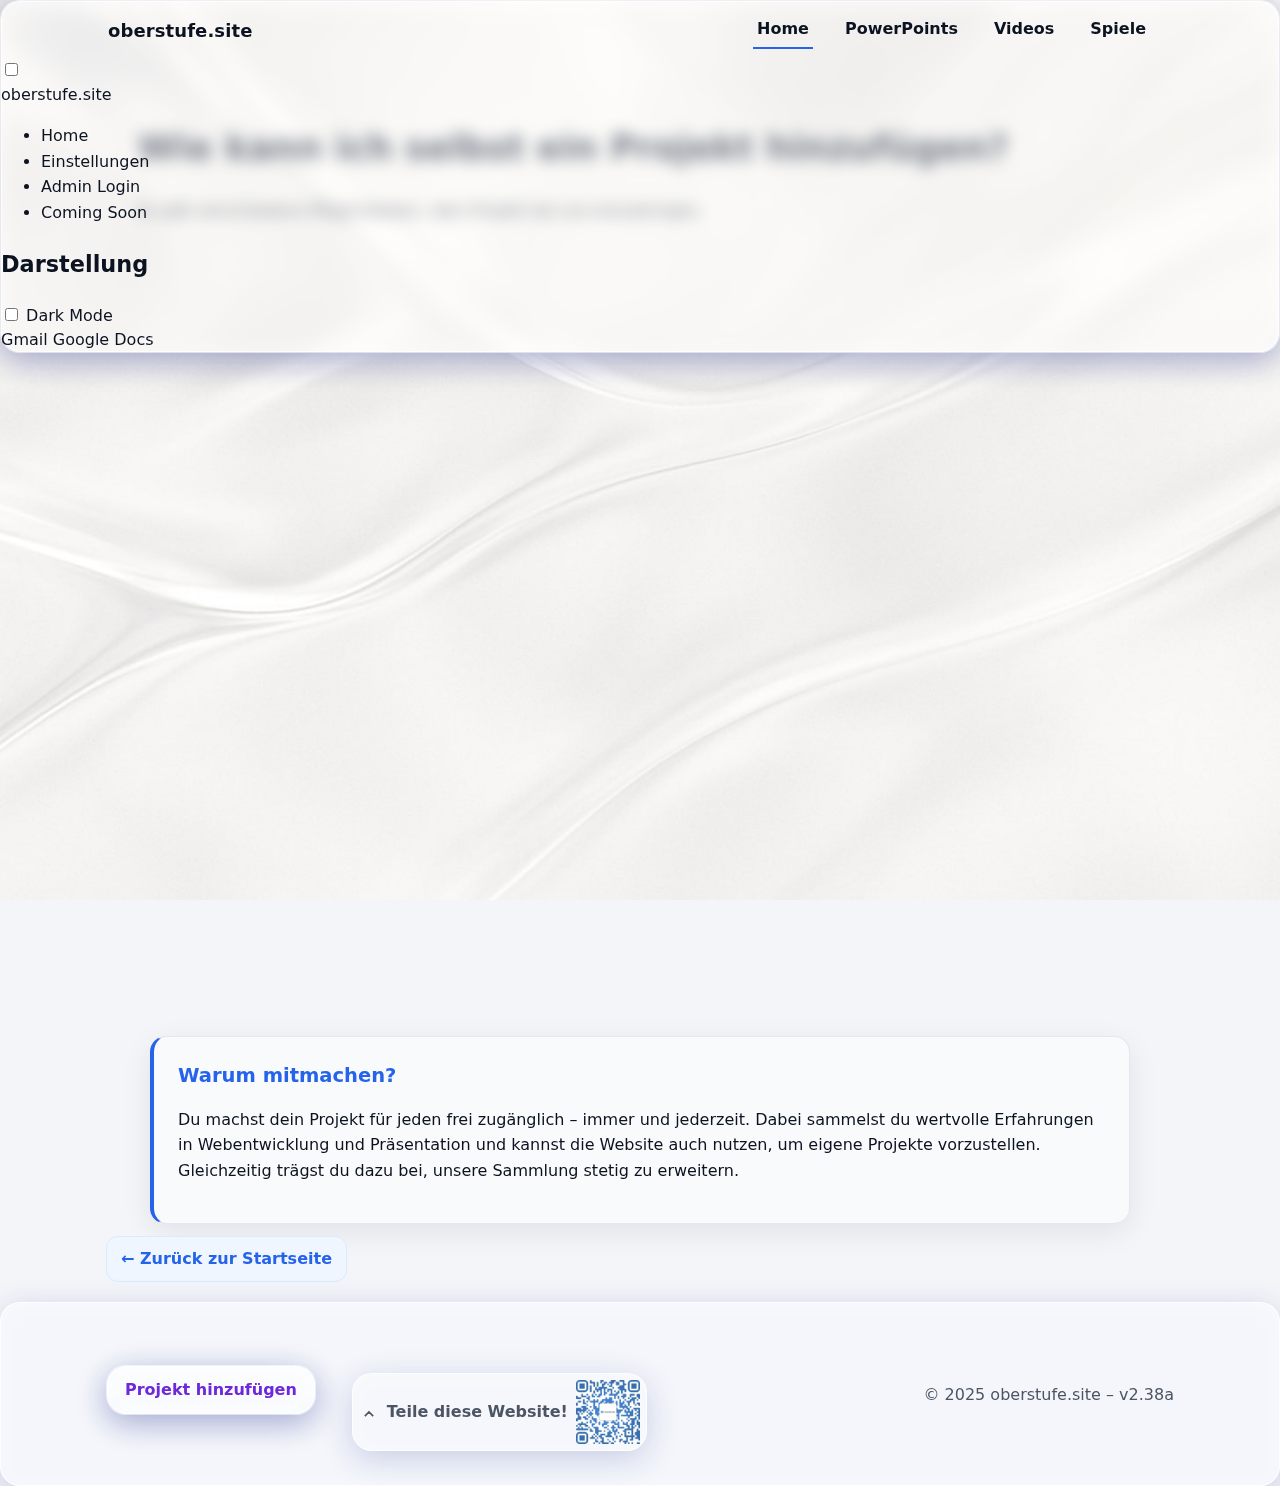
<file: add-website.html>
<!DOCTYPE html>
<html lang="de" data-theme="light">
<head>
  <meta charset="utf-8"><meta name="viewport" content="width=device-width, initial-scale=1">
  <title>oberstufe.site</title>
  









<link rel="stylesheet" href="styles.css">
</head>
<body>

  
  <header>
    <div class="wrap">
      <div class="left">
        <a class="brand" href="index.html">oberstufe.site</a>
      </div>
      <nav class="nav">
        <a href="index.html" data-i18n="nav_home" class="active">Home</a>
        <a href="powerpoints.html" data-i18n="nav_pp">PowerPoints</a>
        <a href="videos.html" data-i18n="nav_videos">Videos</a>
        <a href="spiele.html" data-i18n="nav_games">Spiele</a>
      </nav>
      <div class="right">
</div></div></div></div></div>
      </div>
    </div>
  <!-- Staggered Menu with Uiverse Burger + Inline Settings -->
<div class="sm-wrap">
  <div class="sm-header-btn">
    <!-- From Uiverse.io by Cevorob -->
    <label class="burger" for="burger" aria-label="Menü öffnen/schließen">
      <input type="checkbox" id="burger">
      <span></span>
      <span></span>
      <span></span>
    </label>
  </div>

  <div class="sm-layers">
    <div class="sm-layer"></div>
    <div class="sm-layer"></div>
  </div>

  <aside class="sm-panel" aria-hidden="true">
    <div class="sm-head">
      <a class="sm-logo" href="index.html">oberstufe.site</a>
    </div>
    <ul class="sm-list" data-numbering="true">
      <li class="sm-item"><a class="sm-link" data-idx="01" href="index.html" aria-label="Zur Startseite">Home</a></li>
      <li class="sm-item"><a class="sm-link" data-idx="02" href="#" data-inline="settings" aria-label="Einstellungen umschalten">Einstellungen</a></li>
      <li class="sm-item"><a class="sm-link" data-idx="03" href="admin/index.html" aria-label="Zum Admin-Login">Admin Login</a></li>
      <li class="sm-item"><a class="sm-link" data-idx="04" href="#" aria-disabled="true">Coming Soon</a></li>
    </ul>

    <div class="sm-settings" data-open="false" aria-label="Einstellungen">
      <h3>Darstellung</h3>
      <div class="sm-setting-row">
        <input id="sm-theme-switch" class="sm-switch" type="checkbox" />
        <label for="sm-theme-switch" class="sm-setting-label">Dark&nbsp;Mode</label>
      </div>
    </div>

    <div class="sm-socials">
      <a href="mailto:info@oberstufe.site">Gmail</a>
      <a href="https://docs.google.com" target="_blank" rel="noopener">Google Docs</a>
    </div>
  </aside>
</div>
<!-- /Staggered Menu -->
</header>



  <main class="container">

<section class="section">
  <div class="container">
    <h1>Wie kann ich selbst ein Projekt hinzufügen?</h1>
    <p class="muted">Es gibt verschiedene Möglichkeiten, dein Projekt bei uns einzubringen.</p>
    <div class="card-grid three-cols">
      <article class="card glass">
        <h3>Ansprechen in der Schule</h3>
        <p>Sprich uns einfach in der Schule an – wir schauen gemeinsam, wie wir dein Projekt einbinden können.</p>
      </article>
      <article class="card glass">
        <h3>E‑Mail schreiben</h3>
        <p>Schick uns eine E‑Mail mit deiner Idee – wir gucken dann, was wir tun können.</p>
        <p><a class="link" href="mailto:oberstufesite@gmail.com">oberstufesite@gmail.com</a></p>
      </article>
      <article class="card glass">
        <h3>Feedback‑Formular</h3>
        <p>Nutze unser Formular, wenn du uns Details schicken möchtest.</p>
        <p><a class="link" href="https://docs.google.com/forms/d/e/1FAIpQLSc7hitAkvgDHXnOKgRpvolibMhm3iHeag_V-Azm4Mz8zef63w/viewform?usp=dialog" target="_blank" rel="noopener">Zum Formular – wähle „Sonstiges“ und gib deinen Namen an.</a></p>
      </article>
    </div>
  </div>
</section>


    <section class="grid three">
      <article class="card card--plain card--soft"><h3 data-i18n="add_card1_h">Ansprechen in der Schule</h3><p data-i18n="add_card1_p">Sprich uns einfach in der Schule an – wir schauen gemeinsam, wie wir dein Projekt einbinden können.</p></article>
      <article class="card card--plain card--soft"><h3 data-i18n="add_card2_h">E-Mail schreiben</h3><p data-i18n="add_card2_p">Schick uns eine E-Mail mit deiner Idee – wir gucken dann, was wir tun können.</p><p class="project-note"><a href="mailto:oberstufesite@gmail.com" style="color:var(--link); font-weight:600;">oberstufesite@gmail.com</a></p></article>
      <article class="card card--plain card--soft"><h3 data-i18n="add_card3_h">Feedback-Formular</h3><p data-i18n="add_card3_p">Nutze unser Formular, wenn du uns Details schicken möchtest.</p><p class="project-note"><a href="https://docs.google.com/forms/d/e/1FAIpQLSc7hitAkvgDHXnOKgRpvolibMhm3iHeag_V-Azm4Mz8zef63w/viewform?usp=dialog" target="_blank" rel="noopener" style="color:var(--link); font-weight:600;">Zum Formular</a> – wähle <strong>„Sonstiges“</strong> und gib deinen <strong>Namen</strong> an.</p></article>
    </section>

    <section class="info"><h3 data-i18n="add_why_h">Warum mitmachen?</h3><p data-i18n="add_why_p">Du machst dein Projekt für jeden frei zugänglich – immer und jederzeit. Dabei sammelst du wertvolle Erfahrungen in Webentwicklung und Präsentation und kannst die Website auch nutzen, um eigene Projekte vorzustellen. Gleichzeitig trägst du dazu bei, unsere Sammlung stetig zu erweitern.</p></section>

    <a class="ghost" href="index.html" style="display:inline-block; margin-top:12px; color:var(--link);" data-i18n="back_home">← Zurück zur Startseite</a>
  </main>


  <footer>
    <div class="container footer-inner">
      <a class="cta-button" href="add-website.html" data-i18n="cta_add">Projekt hinzufügen</a>
      <div class="footer-meta">© 2025 oberstufe.site – v2.38a</div>
      <div class="qr-in-footer" id="qrBlock" title="QR-Code">
        <div class="share-label">
          <svg viewBox="0 0 24 24" fill="none" stroke="currentColor" stroke-width="2"><path d="M7 17l5-5 5 5"/><path d="M12 12v2.38a"/></svg>
          <span data-i18n="share_site">Teile diese Website!</span>
        </div>
        <img src="qr-placeholder.jpg" alt="QR-Code">
      </div>
    </div>
  </footer>

  <div id="overlayGlobal" class="overlay-backdrop"></div>

  <div id="modalSettings" class="modal" role="dialog" aria-modal="true" aria-labelledby="settingsTitle">
    <div class="modal-header">
      <h3 id="settingsTitle" data-i18n="settings_title">Einstellungen</h3>
      <button id="closeSettings" class="btn">Schließen</button>
    </div>
    <div class="modal-body">
      <div class="row-setting">
        <span data-i18n="set_theme">Theme</span>
        <div class="icon-toggle" role="group" aria-label="Theme">
          <button id="themeLight" class="icon-btn" title="Hell" aria-pressed="false">
            <svg viewBox="0 0 24 24" fill="none" stroke="currentColor" stroke-width="2">
              <circle cx="12" cy="12" r="5"/><line x1="12" y1="1" x2="12" y2="3"/><line x1="12" y1="21" x2="12" y2="23"/>
              <line x1="4.22" y1="4.22" x2="5.64" y2="5.64"/><line x1="18.36" y1="18.36" x2="19.78" y2="19.78"/>
              <line x1="1" y1="12" x2="3" y2="12"/><line x1="21" y1="12" x2="23" y2="12"/>
              <line x1="4.22" y1="19.78" x2="5.64" y2="18.36"/><line x1="18.36" y1="5.64" x2="19.78" y2="4.22"/>
            </svg>
          </button>
          <button id="themeDark" class="icon-btn" title="Dunkel" aria-pressed="false">
            <svg viewBox="0 0 24 24" fill="none" stroke="currentColor" stroke-width="2">
              <path d="M21 12.79A9 9 0 1111.21 3 7 7 0 0021 12.79z"/>
            </svg>
          </button>
        </div>
      </div>
      <div class="row-setting">
        <span data-i18n="set_lang">Sprache</span>
        <div>
          <button id="langDe" class="btn" style="margin-right:6px;">DE</button>
          <button id="langEn" class="btn">EN</button>
        </div>
      </div>
      </div>
      
      
    </div>
  </div>

  <div id="modalChangelog" class="modal" role="dialog" aria-modal="true" aria-labelledby="changelogTitle">
    <div class="modal-header"><h3 id="changelogTitle">Changelog</h3><button id="closeChangelog" class="btn">Schließen</button>
<ul><li>v2.14 – Navigation verbessert, Menü überarbeitet (21.09.2025)</li><li>v2.15 – Darkmode eingeführt (21.09.2025)</li><li>v2.16 – Footer überarbeitet (21.09.2025)</li><li>v2.17 – Scroll-Up Button eingefügt (21.09.2025)</li><li>v2.18 – Header/Navi Bugfixes (21.09.2025)</li><li>v2.19 – Design-Optimierungen, Animationen (21.09.2025)</li><li>v2.20 – Farbpalette angepasst (21.09.2025)</li><li>v2.21 – Changelog hinzugefügt (21.09.2025)</li><li>v2.22 – Kleine Layout-Fixes (21.09.2025)</li><li>v2.23 – Neue Version bereitgestellt (21.09.2025)</li><li>v2.24 – Bugfix Scroll-Up Button (21.09.2025)</li><li>v2.25 – Feedback Button hinzugefügt (21.09.2025)</li><li>v2.26 – Korrektur Scroll-Button Verhalten (21.09.2025)</li><li>v2.27 – Chips Design begonnen (21.09.2025)</li><li>v2.28 – Chips farbig (erste Version) (21.09.2025)</li><li>v2.29 – Chips Bugfix (korrekte Farben) (21.09.2025)</li><li>v2.30 – Chips Variante A umgesetzt (21.09.2025)</li><li>v2.31 – Chips Farben in allen Fächern gefixt (21.09.2025)</li><li>v2.32 – Dark Mode Kontrast & Elemente verbessert (21.09.2025)</li><li>v2.33 – Dark Mode Navy + Beige Akzente (21.09.2025)</li><li>v2.34 – Dark Mode Palette #222831/#393E46/#948979/#DFD0B8 (21.09.2025)</li><li>v2.35 – Dark Mode: Titel Anthrazit (21.09.2025)</li><li>v2.36 – Interne Robustheit verbessert (21.09.2025)</li><li>v2.37 – Listener/JS-Struktur bereinigt (21.09.2025)</li><li>v2.38 – Finales Update vor 2.38a Release (21.09.2025)</li></ul>
</div>
    <div class="modal-body">
      <ul style="list-style:none; padding:0; margin:0;">
        <li style="margin:10px 0;"><span style="font-weight:800; color:#2563EB;">v1.0 – 18.09.2025</span> · Erste Veröffentlichung der Homepage</li>
        <li style="margin:10px 0;"><span style="font-weight:800; color:#22C55E;">Erweiterungen – 18.09.2025</span> · Philexikon & Pieter Bruegel integriert</li>
        <li style="margin:10px 0;"><span style="font-weight:800; color:#2563EB;">v2.0 – 18.09.2025</span> · Überarbeitetes Design</li>
        <li style="margin:10px 0;"><span style="font-weight:800; color:#2563EB;">v2.1 – 18.09.2025</span> · Feinschliff</li>
        <li style="margin:10px 0;"><span style="font-weight:800; color:#2563EB;">v2.2 – 19.09.2025</span> · Wiener Kongress, Suche & Tags</li>
        <li style="margin:10px 0;"><span style="font-weight:800; color:#2563EB;">v2.4 – 20.09.2025</span> · QR im Footer, CTA, Design-Fixes</li>
        <li style="margin:10px 0;"><span style="font-weight:800; color:#6B7280;">v2.6 – 20.09.2025</span> · Farben wie 12.4, FAQ-Akzente, Menü-Align Fix</li>
        <li style="margin:10px 0;"><span style="font-weight:800; color:#22C55E;">v2.7 – 20.09.2025</span> · PowerPoints & Videos, Share-Hinweis, Header-Navigation</li>
        <li style="margin:10px 0;"><span style="font-weight:800; color:#22C55E;">v2.7e – 20.09.2025</span> · Komplettpaket (alle Unterseiten), PPT-Downloads vorbereitet</li>
        <li style="margin:10px 0;"><span style="font-weight:800; color:#2563EB;">v2.8 – 20.09.2025</span> · Fächer-Abschnitte (PP), DE/EN, QR-Option, „Unsere Websites“</li>
        <li style="margin:10px 0;"><span style="font-weight:800; color:#22C55E;">v2.8a – 20.09.2025</span> · PP-Chips als Tags, Add-Seite 3 Spalten</li>
        <li style="margin:10px 0;"><span style="font-weight:800; color:#6B7280;">v2.8b – 20.09.2025</span> · Bugfix: getrennte Seiten, saubere Header/Footer</li>
        <li style="margin:10px 0;"><span style="font-weight:800; color:#6B7280;">v2.8c – 20.09.2025</span> · Bugfix: kein Zusammenkleben der Seiten</li>
        <li style="margin:10px 0;"><span style="font-weight:800; color:#6B7280;">v2.8d – 20.09.2025</span> · Einstellungen repariert, Chips hübscher, CTA auf Add-Seite ausgeblendet</li>
        <li style="margin:10px 0;"><span style="font-weight:800; color:#2563EB;">v2.9 – 20.09.2025</span> · Changelog-Overlay, Dark Mode verbessert, Chips Variante A, Legende & Sprache gefixt</li>
        <li style="margin:10px 0;"><span style="font-weight:800; color:#2563EB;">v2.10 – 20.09.2025</span> · Hamburger-Icon (3 Striche) & Bugfixes; neue Fachfarben</li>
        <li style="margin:10px 0;"><span style="font-weight:800; color:#2563EB;">v2.11 – 20.09.2025</span> · Menü-Overlays (Kontakt/Changelog/Legende/Einstellungen), Theme-Switch mit SVG-Sonne/Mond, vollständige DE/EN, Fachfarben fix</li>
      </ul>
    </div>
  </div>

  <div id="modalLegend" class="modal" role="dialog" aria-modal="true" aria-labelledby="legendTitle">
    <div class="modal-header"><h3 id="legendTitle">Legende</h3><button id="closeLegend" class="btn">Schließen</button></div>
    <div class="modal-body">
      <h4 style="margin:10px 0 6px">Tags</h4>
      <p>Farbige Schlagworte geben die Fachbereiche an:</p>
      <div class="legend-tags">
<span class="tag chemie">Chemie</span>
        <span class="tag deutsch">Deutsch</span>
        <span class="tag erdkunde">Erdkunde</span>
        <span class="tag geschichte">Geschichte</span>
        <span class="tag informatik">Informatik</span>
        <span class="tag kunst">Kunst</span>
        <span class="tag mathe">Mathe</span>
        <span class="tag physik">Physik</span>
        <span class="tag philosophie">Philosophie</span>
        <span class="tag sowi">SoWi</span>
        <span class="tag sport">Sport</span>
</div>

      <h4 style="margin:16px 0 6px">Status‑Badges</h4>
      <p>Zeigen den aktuellen Stand eines Projekts:</p>
      <div class="legend-status">
        <span class="status green">Fertig</span>
        <span class="status yellow">In Arbeit</span>
        <span class="status red">Test</span>
        <span class="status blue">Coming&nbsp;Soon</span>
</div>
      <ul class="legend-list">
  <ul class="status-list">
    <li class="status-item"><span class="status green">Fertig</span><span class="name">Fertig</span><span class="desc">Projekt/Präsentation ist abgeschlossen.</span></li>
    <li class="status-item"><span class="status yellow">In Arbeit</span><span class="name">In Arbeit</span><span class="desc">Inhalte werden noch erstellt oder überarbeitet.</span></li>
    <li class="status-item"><span class="status red">Test</span><span class="name">Test</span><span class="desc">Entwurf oder Beta; kann Fehler enthalten.</span></li>
    <li class="status-item"><span class="status blue">Coming Soon</span><span class="name">Coming Soon</span><span class="desc">Geplant, aber noch nicht veröffentlicht.</span></li>
  </ul>
</ul>

    </div>
    </div>
  </div>

  <div id="modalContact" class="modal" role="dialog" aria-modal="true" aria-labelledby="contactTitle">
    <div class="modal-header"><h3 id="contactTitle" data-i18n="contact_title">Kontakt</h3><button id="closeContact" class="btn">Schließen</button></div>
    <div class="modal-body">
      <p><strong>E-Mail:</strong> <a href="mailto:oberstufesite@gmail.com" class="link">oberstufesite@gmail.com</a></p>
      <p><a class="btn primary" href="https://docs.google.com/forms/d/e/1FAIpQLSc7hitAkvgDHXnOKgRpvolibMhm3iHeag_V-Azm4Mz8zef63w/viewform?usp=dialog" target="_blank" rel="noopener" data-i18n="contact_form">Zum Feedback-Formular</a></p>
    </div>
  </div>

  <a class="feedback-btn" id="feedbackBtn" href="https://docs.google.com/forms/d/e/1FAIpQLSc7hitAkvgDHXnOKgRpvolibMhm3iHeag_V-Azm4Mz8zef63w/viewform?usp=dialog" target="_blank" rel="noopener" data-i18n="feedback">Feedback</a>
  <button class="to-top" id="toTopBtn" aria-label="Nach oben scrollen" title="Nach oben"><svg viewBox="0 0 48 48" width="22" height="22" aria-hidden="true"><circle cx="24" cy="24" r="17" fill="none" stroke="rgba(255,255,255,.65)" stroke-width="2"/><path d="M16 26l8-8 8 8" fill="none" stroke="#2563EB" stroke-width="3" stroke-linecap="round" stroke-linejoin="round"/></svg></button>

<script>
  (function(){try{const s=localStorage.getItem('theme'); if(s==='dark'||(!s&&window.matchMedia&&window.matchMedia('(prefers-color-scheme: dark)').matches)){document.documentElement.setAttribute('data-theme','dark');}else{document.documentElement.setAttribute('data-theme','light');}}catch(e){}})();

  const menuBtn=document.getElementById('menuBtn'); const menuList=document.getElementById('menuList');
  function closeMenu(){ menuList.classList.remove('open'); menuBtn.setAttribute('aria-expanded','false'); }
  menuBtn && menuBtn.addEventListener('click', (e)=>{ e.stopPropagation(); const open=menuList.classList.toggle('open'); menuBtn.classList.toggle('open', open); menuBtn.setAttribute('aria-expanded', open?'true':'false'); });
  document.addEventListener('click', (e)=>{ if(menuList && !menuList.contains(e.target) && e.target!==menuBtn){ closeMenu(); } });
  document.addEventListener('keydown', (e)=>{ if(e.key==='Escape'){ closeMenu(); } });

  const swTheme = document.getElementById('switchTheme');
  const swQr = document.getElementById('switchQr');
  const langDe = document.getElementById('langDe');
  const langEn = document.getElementById('langEn');
  const densComfort = document.getElementById('densComfort');
  const densCompact = document.getElementById('densCompact');
  const qrBlock = document.getElementById('qrBlock');

  (function initSettings(){
    const lang = localStorage.getItem('lang') || 'de';
    const density = localStorage.getItem('density') || 'comfort';
    const qr = localStorage.getItem('qr') || 'on';
    const theme = localStorage.getItem('theme') || (window.matchMedia && window.matchMedia('(prefers-color-scheme: dark)').matches ? 'dark':'light');

    document.documentElement.setAttribute('data-theme', theme);
    if(swTheme && theme==='dark') swTheme.classList.add('on');

    document.documentElement.setAttribute('data-density', density==='compact' ? 'compact' : 'comfort');
    if(density==='compact'){ densCompact && densCompact.classList.add('primary'); } else { densComfort && densComfort.classList.add('primary'); }

    if(swQr && qr==='on'){ swQr.classList.add('on'); }
    qrBlock && (qrBlock.style.display = (qr==='off' ? 'none' : 'flex'));

    applyI18N(lang);
  })();

  swTheme && swTheme.addEventListener('click', ()=>{
    const now = document.documentElement.getAttribute('data-theme');
    const next = (now==='dark') ? 'light' : 'dark';
    document.documentElement.setAttribute('data-theme', next);
    localStorage.setItem('theme', next);
    swTheme.classList.toggle('on');
  });

  swQr && swQr.addEventListener('click', ()=>{
    const isOn = swQr.classList.toggle('on');
    localStorage.setItem('qr', isOn ? 'on' : 'off');
    if(qrBlock) qrBlock.style.display = isOn ? 'flex' : 'none';
  });=>{ localStorage.setItem('lang','de'); applyI18N('de'); });=>{ localStorage.setItem('lang','en'); applyI18N('en'); });

  densComfort && densComfort.addEventListener('click', ()=>{ document.documentElement.setAttribute('data-density','comfort'); localStorage.setItem('density','comfort'); });
  densCompact && densCompact.addEventListener('click', ()=>{ document.documentElement.setAttribute('data-density','compact'); localStorage.setItem('density','compact'); });

  const openChangelog = document.getElementById('openChangelog');
  const openSettings = document.getElementById('openSettings');
  const overlayGlobal = document.getElementById('overlayGlobal');
  const modalSettings = document.getElementById('modalSettings');
  const closeSettings = document.getElementById('closeSettings');
  const themeLight = document.getElementById('themeLight');
  const themeDark = document.getElementById('themeDark');
  const openContact = document.getElementById('openContact');
  const closeContact = document.getElementById('closeContact');
  openChangelog && openChangelog.addEventListener('click', ()=>{
    // removed legacy alert, use overlay
      'Changelog:',
      'v1.0 – 18.09.2025 – Erste Veröffentlichung der Homepage',
      'Erweiterungen – 18.09.2025 – Philexikon & Pieter Bruegel',
      'v2.0 – 18.09.2025 – Überarbeitetes Design',
      'v2.1 – 18.09.2025 – Feinschliff',
      'v2.2 – 19.09.2025 – Wiener Kongress, Suche & Tags',
      'v2.4 – 20.09.2025 – QR im Footer, CTA, Design-Fixes',
      'v2.6 – 20.09.2025 – Farben wie 12.4, FAQ Akzente, Menü-Align fix',
      'v2.7 – 20.09.2025 – PowerPoints & Videos, Share-Hinweis, Header-Navigation',
      'v2.7e – 20.09.2025 – Komplettpaket (alle Unterseiten), PPT-Downloads vorbereitet',
      'v2.8 – 20.09.2025 – Fächer-Abschnitte (PP), DE/EN, Dichte & QR-Option, „Unsere Websites“',
      'v2.8a – 20.09.2025 – PP-Chips als Tags, Add-Seite 3 Spalten',
      'v2.8b – 20.09.2025 – Bugfix: getrennte Seiten, saubere Header/Footer',
      'v2.8c – 20.09.2025 – Bugfix: kein Zusammenkleben der Seiten, sichere JS-Einbettung'
    ].join('\n'));
  });

  
  // Open Settings modal
  function openModal(m){ if(overlayGlobal && m){ overlayGlobal.style.display='block'; m.style.display='block'; } }
  function closeModal(m){ if(overlayGlobal && m){ overlayGlobal.style.display='none'; m.style.display='none'; } }

  openSettings && openSettings.addEventListener('click', ()=>{ openModal(modalSettings); closeMenu(); });
  closeSettings && closeSettings.addEventListener('click', ()=> closeModal(modalSettings));

  // Contact
  const modalContact = document.getElementById('modalContact');
  openContact && openContact.addEventListener('click', ()=> openModal(modalContact));
  closeContact && closeContact.addEventListener('click', ()=> closeModal(modalContact));

  // Legend
  const modalLegend = document.getElementById('modalLegend');
  const closeLegend = document.getElementById('closeLegend');
  const legendBtn = document.getElementById('openLegend');
  legendBtn && legendBtn.addEventListener('click', ()=> openModal(modalLegend));
  closeLegend && closeLegend.addEventListener('click', ()=> closeModal(modalLegend));

  // Changelog
  const modalChangelog = document.getElementById('modalChangelog');
  const closeChangelog = document.getElementById('closeChangelog');
  openChangelog && openChangelog.addEventListener('click', ()=> openModal(modalChangelog));
  closeChangelog && closeChangelog.addEventListener('click', ()=> closeModal(modalChangelog));

  overlayGlobal && overlayGlobal.addEventListener('click', ()=> {
    [modalSettings, modalContact, modalLegend, modalChangelog].forEach(m => { if(m) m.style.display='none'; });
    overlayGlobal.style.display='none';
  });

  // Theme with icons
  function setTheme(next){
    document.documentElement.setAttribute('data-theme', next);
    try{ localStorage.setItem('theme', next); }catch(e){}
    themeLight && themeLight.classList.toggle('active', next==='light');
    themeDark && themeDark.classList.toggle('active', next==='dark');
  }
  themeLight && themeLight.addEventListener('click', ()=> setTheme('light'));
  themeDark && themeDark.addEventListener('click', ()=> setTheme('dark'));

  // QR toggle
  const switchQr = document.getElementById('switchQr'); const qrBlock = document.getElementById('qrBlock');
  function setQr(state){ try{localStorage.setItem('qr',state);}catch(e){}; if(switchQr){ switchQr.classList.toggle('on', state==='on'); } if(qrBlock){ qrBlock.style.display = (state==='on'?'flex':'none'); } }
  switchQr && switchQr.addEventListener('click', ()=>{ const isOn=!switchQr.classList.contains('on'); setQr(isOn?'on':'off'); });

  // Language
  
function applyI18N(lang){
  try{ localStorage.setItem('lang', lang); }catch(e){}
  const dictDe = (window.I18N && I18N.de) || {};
  const dictLang = (window.I18N && I18N[lang]) || {};
  document.querySelectorAll('[data-i18n]').forEach(el => {
    const key = el.getAttribute('data-i18n');
    const val = (dictLang[key] !== undefined) ? dictLang[key] : (dictDe[key] !== undefined ? dictDe[key] : el.innerHTML);
    el.innerHTML = val;
  });
  const si = document.getElementById('searchInput');
  if(si){ si.setAttribute('placeholder', lang==='en' ? 'Search… (topics or tags)' : 'Suche nach Themen oder Tags … (z. B. Kunst, Philosophie, Geschichte)'); }
}
);
    const si = document.getElementById('searchInput');
    if(si){ si.setAttribute('placeholder', lang==='en' ? 'Search topics or tags… (e.g., art, philosophy, history)' : 'Suche nach Themen oder Tags … (z. B. Kunst, Philosophie, Geschichte)'); }
  }
  const langDeBtn = document.getElementById('langDe'); const langEnBtn = document.getElementById('langEn');
  langDeBtn && langDeBtn.addEventListener('click', ()=> applyI18N('de'));
  langEnBtn && langEnBtn.addEventListener('click', ()=> applyI18N('en'));

  // Init from storage
  (function initFromStorage(){
    const theme = localStorage.getItem('theme') || (window.matchMedia && window.matchMedia('(prefers-color-scheme: dark)').matches ? 'dark' : 'light');
    const lang = localStorage.getItem('lang') || 'de';
    const qr = localStorage.getItem('qr') || 'on';
    setTheme(theme);
    setQr(qr);
    applyI18N(lang);
  })();

  
  const overlayGlobal=document.getElementById('overlayGlobal');
  const modalSettings=document.getElementById('modalSettings');
  const modalChangelog=document.getElementById('modalChangelog');
  const modalLegend=document.getElementById('modalLegend');
  const modalContact=document.getElementById('modalContact');
  function openModal(m){ if(overlayGlobal&&m){ overlayGlobal.style.display='block'; m.style.display='block'; } }
  function closeModal(m){ if(overlayGlobal&&m){ overlayGlobal.style.display='none'; m.style.display='none'; } }
  const btnSet=document.getElementById('menuOpenSettings');
  const btnChg=document.getElementById('menuOpenChangelog');
  const btnLeg=document.getElementById('menuOpenLegend');
  const btnCon=document.getElementById('menuOpenContact');
  btnSet && btnSet.addEventListener('click', ()=>{ openModal(modalSettings); closeMenu(); });
  btnChg && btnChg.addEventListener('click', ()=>{ openModal(modalChangelog); closeMenu(); });
  btnLeg && btnLeg.addEventListener('click', ()=>{ openModal(modalLegend); closeMenu(); });
  btnCon && btnCon.addEventListener('click', ()=>{ openModal(modalContact); closeMenu(); });

  const I18N = {
    de: {
      nav_home: "Home", nav_pp: "PowerPoints", nav_vid: "Videos",
      set_theme: "Theme", set_lang: "Sprache", set_density: "Darstellungsdichte", set_qr: "QR im Footer",
      density_comfort: "Komfortabel", density_compact: "Kompakt",
      open_changelog: "Changelog", open_contact: "Kontakt",
      share_site: "Teile diese Website!", feedback: "Feedback",
      hero_home_title: "Willkommen auf oberstufe.site",
      hero_home_sub: "Die zentrale Startseite unserer Projekte",
      grid_title: "Unsere Websites",
      sort_label: "Sortieren:", sort_std: "Standard", sort_az: "A–Z", sort_za: "Z–A", sort_rnd: "Zufällig",
      more_coming: "More coming soon",
      about_title: "Über dieses Projekt",
      about_1: "Dieses Projekt entstand im Rahmen unserer schulischen Arbeiten. Wir experimentieren mit künstlicher Intelligenz, entwickeln Präsentationen und erstellen Websites, die wir hier auf oberstufe.site veröffentlichen.",
      about_2: "Unsere Seiten werden mit Hilfe von <a class=\"link\" href=\"https://www.netlify.com/\" target=\"_blank\" rel=\"noopener\">Netlify</a> gehostet, während die Domain über <a class=\"link\" href=\"https://www.squarespace.com/\" target=\"_blank\" rel=\"noopener\">Squarespace</a> verwaltet wird.",
      about_3: "Bitte beachten Sie: Die Websites sind noch nicht vollendet. Inhalte und Gestaltung können sich jederzeit ändern.",
      about_4: "Bei Fragen oder Ideen können Sie uns gerne unter <a class=\"mail\" href=\"mailto:oberstufesite@gmail.com\">oberstufesite@gmail.com</a> erreichen.",
      improv_title: "Geplante Verbesserungen",
      faq_title: "FAQ",
      faq_q1: "Was ist oberstufe.site?", faq_a1: "oberstufe.site ist unsere zentrale Startseite, die alle Schülerprojekte bündelt.",
      faq_q2: "Warum gibt es mehrere Websites?", faq_a2: "Jedes Projekt hat ein eigenes Thema (z. B. <span class='kw-philosophie'>Philosophie</span>, <span class='kw-kunst'>Kunst</span>, <span class='kw-geschichte'>Geschichte</span>) und wird deshalb auf einer eigenen Website präsentiert.",
      faq_q3: "Sind die Inhalte schon final?", faq_a3: "Nein – alle Projekte sind noch in Arbeit. Inhalte und Design können sich jederzeit ändern.",
      faq_q4: "Wie werden die Seiten betrieben?", faq_a4: "Unsere Websites laufen über <a class='link' href='https://www.netlify.com/' target='_blank' rel='noopener'>Netlify</a>, die Domain wird über <a class='link' href='https://www.squarespace.com/' target='_blank' rel='noopener'>Squarespace</a> verwaltet.",
      faq_q5: "Kann ich Feedback geben oder Ideen einreichen?", faq_a5: "Ja, gerne per E-Mail an <a class='link' href='mailto:oberstufesite@gmail.com'>oberstufesite@gmail.com</a> oder über unser <a class='link' href='https://docs.google.com/forms/d/e/1FAIpQLSc7hitAkvgDHXnOKgRpvolibMhm3iHeag_V-Azm4Mz8zef63w/viewform?usp=dialog' target='_blank' rel='noopener'>Feedback-Formular</a>.",
      add_title: "Wie kann ich selbst ein Projekt hinzufügen?", add_sub: "Es gibt verschiedene Möglichkeiten, dein Projekt bei uns einzubringen.",
      add_card1_h: "Ansprechen in der Schule", add_card1_p: "Sprich uns einfach in der Schule an – wir schauen gemeinsam, wie wir dein Projekt einbinden können.",
      add_card2_h: "E-Mail schreiben", add_card2_p: "Schick uns eine E-Mail mit deiner Idee – wir gucken dann, was wir tun können.",
      add_card3_h: "Feedback-Formular", add_card3_p: "Nutze unser Formular, wenn du uns Details schicken möchtest.",
      add_why_h: "Warum mitmachen?",
      add_why_p: "Du machst dein Projekt für jeden frei zugänglich – immer und jederzeit. Dabei sammelst du wertvolle Erfahrungen in Webentwicklung und Präsentation und kannst die Website auch nutzen, um eigene Projekte vorzustellen. Gleichzeitig trägst du dazu bei, unsere Sammlung stetig zu erweitern.",
      back_home: "← Zurück zur Startseite",
      cta_add: "Projekt hinzufügen",
      pp_title: "Willkommen bei oberstufe.site PowerPoints",
      pp_sub: "Sammlung von Präsentationen, die wir im Unterricht erstellt haben.",
      pp_nav_physik: "Physik", pp_nav_phil: "Philosophie", pp_nav_geo: "Erdkunde", pp_nav_hist: "Geschichte", pp_nav_sowi: "SoWi",
      pp_nav_math: "Mathe", pp_nav_de: "Deutsch", pp_nav_sp: "Sport", pp_nav_ch: "Chemie", pp_nav_inf: "Informatik",
      sec_physik: "Präsentationen aus dem Physikunterricht",
      sec_phil: "Philosophie-Themen und Denkmodelle",
      sec_geo: "Geographie & Umwelt",
      sec_hist: "Historische Themen",
      sec_sowi: "Sozialwissenschaften & Politik",
      sec_math: "Mathematik – Material folgt",
      sec_de: "Deutsch – Material folgt",
      sec_sp: "Sport – Material folgt",
      sec_ch: "Chemie – Material folgt",
      sec_inf: "Informatik – Material folgt",
      coming_title: "Coming soon", coming_desc: "Material folgt in Kürze.", download: "Download"
    },
    en: {
      nav_home: "Home", nav_pp: "PowerPoints", nav_vid: "Videos",
      set_theme: "Theme", set_lang: "Language", set_density: "Density", set_qr: "QR in footer",
      density_comfort: "Comfort", density_compact: "Compact",
      open_changelog: "Changelog", open_contact: "Contact",
      share_site: "Share this website!", feedback: "Feedback",
      hero_home_title: "Welcome to oberstufe.site",
      hero_home_sub: "The central start page for our projects",
      grid_title: "Our websites",
      sort_label: "Sort:", sort_std: "Default", sort_az: "A–Z", sort_za: "Z–A", sort_rnd: "Random",
      more_coming: "More coming soon",
      about_title: "About this project",
      about_1: "This project was created as part of our schoolwork. We experiment with AI, build presentations, and publish websites here on oberstufe.site.",
      about_2: "Our pages are hosted with <a class=\"link\" href=\"https://www.netlify.com/\" target=\"_blank\" rel=\"noopener\">Netlify</a>, while the domain is managed via <a class=\"link\" href=\"https://www.squarespace.com/\" target=\"_blank\" rel=\"noopener\">Squarespace</a>.",
      about_3: "Please note: The websites are not yet finished. Content and design may change at any time.",
      about_4: "If you have questions or ideas, contact us at <a class=\"mail\" href=\"mailto:oberstufesite@gmail.com\">oberstufesite@gmail.com</a>.",
      improv_title: "Planned improvements",
      faq_title: "FAQ",
      faq_q1: "What is oberstufe.site?", faq_a1: "oberstufe.site is our central start page that collects all student projects.",
      faq_q2: "Why multiple websites?", faq_a2: "Each project has its own topic (e.g., <span class='kw-philosophie'>philosophy</span>, <span class='kw-kunst'>art</span>, <span class='kw-geschichte'>history</span>) and is presented on its own website.",
      faq_q3: "Are the contents final?", faq_a3: "No — all projects are still in progress. Content and design can change anytime.",
      faq_q4: "How are the pages operated?", faq_a4: "Our websites run on <a class='link' href='https://www.netlify.com/' target='_blank' rel='noopener'>Netlify</a>, the domain is managed via <a class='link' href='https://www.squarespace.com/' target='_blank' rel='noopener'>Squarespace</a>.",
      faq_q5: "How can I give feedback?", faq_a5: "By email to <a class='link' href='mailto:oberstufesite@gmail.com'>oberstufesite@gmail.com</a> or using our <a class='link' href='https://docs.google.com/forms/d/e/1FAIpQLSc7hitAkvgDHXnOKgRpvolibMhm3iHeag_V-Azm4Mz8zef63w/viewform?usp=dialog' target='_blank' rel='noopener'>feedback form</a>.",
      add_title: "How can I add my own project?", add_sub: "There are different ways to contribute your project.",
      add_card1_h: "Talk to us at school", add_card1_p: "Come talk to us at school — we will see how to include your project.",
      add_card2_h: "Send an email", add_card2_p: "Email us your idea — and we’ll see what we can do.",
      add_card3_h: "Feedback form", add_card3_p: "Use our form if you want to send us details.",
      add_why_h: "Why participate?",
      add_why_p: "You make your project freely accessible — always and at any time. You gain valuable experience in web development and presenting, can use the website to showcase your own projects, and help grow the collection.",
      back_home: "← Back to homepage",
      cta_add: "Add project",
      pp_title: "Welcome to oberstufe.site PowerPoints",
      pp_sub: "Collection of presentations we created in class.",
      pp_nav_physik: "Physics", pp_nav_phil: "Philosophy", pp_nav_geo: "Geography", pp_nav_hist: "History", pp_nav_sowi: "Social Studies",
      pp_nav_math: "Math", pp_nav_de: "German", pp_nav_sp: "PE", pp_nav_ch: "Chemistry", pp_nav_inf: "Computer Science",
      sec_physik: "Presentations from physics class",
      sec_phil: "Philosophy topics and models",
      sec_geo: "Geography & environment",
      sec_hist: "Historical topics",
      sec_sowi: "Social sciences & politics",
      sec_math: "Mathematics — coming soon",
      sec_de: "German — coming soon",
      sec_sp: "Physical education — coming soon",
      sec_ch: "Chemistry — coming soon",
      sec_inf: "Computer science — coming soon",
      coming_title: "Coming soon", coming_desc: "Content coming shortly.", download: "Download"
    }
  };
  
function applyI18N(lang){
  try{ localStorage.setItem('lang', lang); }catch(e){}
  const dictDe = (window.I18N && I18N.de) || {};
  const dictLang = (window.I18N && I18N[lang]) || {};
  document.querySelectorAll('[data-i18n]').forEach(el => {
    const key = el.getAttribute('data-i18n');
    const val = (dictLang[key] !== undefined) ? dictLang[key] : (dictDe[key] !== undefined ? dictDe[key] : el.innerHTML);
    el.innerHTML = val;
  });
  const si = document.getElementById('searchInput');
  if(si){ si.setAttribute('placeholder', lang==='en' ? 'Search… (topics or tags)' : 'Suche nach Themen oder Tags … (z. B. Kunst, Philosophie, Geschichte)'); }
}
);
    const si = document.getElementById('searchInput');
    if(si){ si.setAttribute('placeholder', lang==='en' ? 'Search topics or tags… (e.g., art, philosophy, history)' : 'Suche nach Themen oder Tags … (z. B. Kunst, Philosophie, Geschichte)'); }
  }
</script>





<script>
/* v2.15 header js */
document.addEventListener('DOMContentLoaded', function(){
  const menuBtn=document.getElementById('menuBtn');
  const menuList=document.getElementById('menuList');
  function closeMenu(){ if(menuList) menuList.classList.remove('open'); if(menuBtn){ menuBtn.classList.remove('open'); menuBtn.setAttribute('aria-expanded','false'); } }
  function openMenu(){ if(menuList) menuList.classList.add('open'); if(menuBtn){ menuBtn.classList.add('open'); menuBtn.setAttribute('aria-expanded','true'); } }
  menuBtn && menuBtn.addEventListener('click', (e)=>{ e.stopPropagation(); if(menuList && menuList.classList.contains('open')){ closeMenu(); } else { openMenu(); } });
  document.addEventListener('click', (e)=>{ if(menuList && !menuList.contains(e.target) && e.target!==menuBtn){ closeMenu(); } });
  document.addEventListener('keydown', (e)=>{ if(e.key==='Escape'){ closeMenu(); } });

  // Hook dropdown items to open overlays
  const overlay=document.getElementById('overlayGlobal');
  const mod=(id)=>document.getElementById(id);
  const openModal=(m)=>{ if(overlay&&m){ overlay.style.display='block'; m.style.display='block'; } closeMenu(); };
  [['menuOpenSettings','modalSettings'],['menuOpenChangelog','modalChangelog'],['menuOpenLegend','modalLegend'],['menuOpenContact','modalContact']]
    .forEach(([a,b])=>{ const el=document.getElementById(a); const mm=mod(b); el&&el.addEventListener('click',()=>openModal(mm)); });

  ['closeSettings','closeChangelog','closeLegend','closeContact'].forEach(id=>{ const btn=document.getElementById(id); btn&&btn.addEventListener('click', ()=>{ const m=document.getElementById(id.replace('close','modal')); if(m) m.style.display='none'; if(overlay) overlay.style.display='none'; }); });
  overlay && overlay.addEventListener('click', ()=>{ ['modalSettings','modalChangelog','modalLegend','modalContact'].forEach(i=>{ const m=document.getElementById(i); if(m) m.style.display='none'; }); overlay.style.display='none'; });
});
</script>

<script>
/* v2.16 scroll js */
(function(){
  })();
</script>

<script>
/* v2.17 theme js */
(function(){
  const themeLight=document.getElementById('themeLight');
  const themeDark=document.getElementById('themeDark');
  function setTheme(next){
    document.documentElement.setAttribute('data-theme', next);
    try{ localStorage.setItem('theme', next);}catch(e){}
    if(themeLight) themeLight.classList.toggle('active', next==='light');
    if(themeDark) themeDark.classList.toggle('active', next==='dark');
  }
  const saved=localStorage.getItem('theme') || (window.matchMedia && window.matchMedia('(prefers-color-scheme: dark)').matches ? 'dark':'light');
  setTheme(saved);
  themeLight && themeLight.addEventListener('click', ()=> setTheme('light'));
  themeDark && themeDark.addEventListener('click', ()=> setTheme('dark'));
})();
</script>




<script>
/* v2.26 unified scroll visibility */
(function(){
  const toTopBtn = document.getElementById('toTopBtn');
  const feedbackBtn = document.getElementById('feedbackBtn');
  function sync(){
    const y = window.pageYOffset || document.documentElement.scrollTop || document.body.scrollTop || 0;
    const show = y > 160;
    if(toTopBtn) toTopBtn.classList.toggle('show', show);
    if(feedbackBtn) feedbackBtn.classList.toggle('show', show);
  }
  window.addEventListener('scroll', sync, {passive:true});
  sync();
  if(toTopBtn){
    toTopBtn.addEventListener('click', function(){
      window.scrollTo({ top: 0, behavior: 'smooth' });
    });
  }
})();
</script>


<script>
/* v2.37 – Language listeners harden */
(function(){
  function safeApply(lang){
    if (typeof applyI18N === 'function') { applyI18N(lang); }
  }
  var langDeBtn = document.getElementById('langDe');
  var langEnBtn = document.getElementById('langEn');
  if(langDeBtn){ langDeBtn.onclick = function(){ safeApply('de'); }; }
  if(langEnBtn){ langEnBtn.onclick = function(){ safeApply('en'); }; }
})();
</script>


<script>
// v2.41a helpers
(function(){
  // Title anthracite on index & 200
  try{
    var h1 = document.querySelector('h1');
    if(h1 && /Willkommen auf oberstufe\.site/i.test(h1.textContent)){
      h1.classList.add('site-title','title-anthrazit');
    }
  }catch(e){}

  // Mark feedback card to color links blue
  try{
    document.querySelectorAll('.card, section, div').forEach(function(el){
      if(/Kann ich Feedback geben oder Ideen einreichen\?/i.test(el.textContent)){
        // add class to closest card-like container
        var target = el.closest('.card') || el;
        target.classList.add('feedback-card');
      }
    });
  }catch(e){}
})();
</script>


<!-- Netlify Identity (login status only) -->
<script src="https://identity.netlify.com/v1/netlify-identity-widget.js"></script>
<script>
(function(){
  function setAdminMode(user){
    if(user){ document.documentElement.classList.add('admin-yes'); }
    else{ document.documentElement.classList.remove('admin-yes'); }
  }
  document.addEventListener('DOMContentLoaded', function(){
    if(window.netlifyIdentity){
      window.netlifyIdentity.on('init', setAdminMode);
      window.netlifyIdentity.on('login', function(user){ setAdminMode(user); });
      window.netlifyIdentity.on('logout', function(){ setAdminMode(null); });
      window.netlifyIdentity.init();
    }
  });
})();
</script>


<script>
// v2.70 Menu + Modals + Theme
(function(){
  const btn = document.getElementById('menuBtn');
  const list = document.getElementById('menuList');
  const overlay = document.getElementById('overlayGlobal');

  function openMenu(){ if(list){ list.classList.add('open'); } if(btn){ btn.classList.add('open'); btn.setAttribute('aria-expanded','true'); } }
  function closeMenu(){ if(list){ list.classList.remove('open'); } if(btn){ btn.classList.remove('open'); btn.setAttribute('aria-expanded','false'); } }

  btn && btn.addEventListener('click', (e)=>{ e.stopPropagation(); list && (list.classList.contains('open')?closeMenu():openMenu()); });

  document.addEventListener('click', (e)=>{
    if(list && !list.contains(e.target) && !btn.contains(e.target)) closeMenu();
  });
  document.addEventListener('keydown', (e)=>{ if(e.key==='Escape'){ closeMenu(); closeAllModals(); }});

  // Modals
  const modals = Array.from(document.querySelectorAll('.modal'));
  function closeAllModals(){ modals.forEach(m=>m.classList.remove('open')); overlay && overlay.classList.remove('show'); }
  function openModal(id){ closeMenu(); const m=document.getElementById(id); if(m){ m.classList.add('open'); overlay && overlay.classList.add('show'); } }

  document.querySelectorAll('#menuList [data-modal]').forEach(el=>{
    el.addEventListener('click', ()=> openModal(el.getAttribute('data-modal')));
  });
  overlay && overlay.addEventListener('click', closeAllModals);
  document.querySelectorAll('[data-close]').forEach(x=> x.addEventListener('click', closeAllModals));

  // Theme
  function setTheme(next){
    document.documentElement.setAttribute('data-theme', next);
    try{ localStorage.setItem('theme', next);}catch(e){}
    const tL=document.getElementById('themeLight'); const tD=document.getElementById('themeDark');
    tL && tL.classList.toggle('active', next==='light');
    tD && tD.classList.toggle('active', next==='dark');
  }
  const saved = (function(){
    try{ return localStorage.getItem('theme'); }catch(e){ return null; }
  })() || (window.matchMedia && window.matchMedia('(prefers-color-scheme: dark)').matches ? 'dark':'light');
  setTheme(saved);

  const tL=document.getElementById('themeLight'); const tD=document.getElementById('themeDark');
  tL && tL.addEventListener('click', ()=> setTheme('light'));
  tD && tD.addEventListener('click', ()=> setTheme('dark'));
})();
</script>
</body>
</html>
</file>
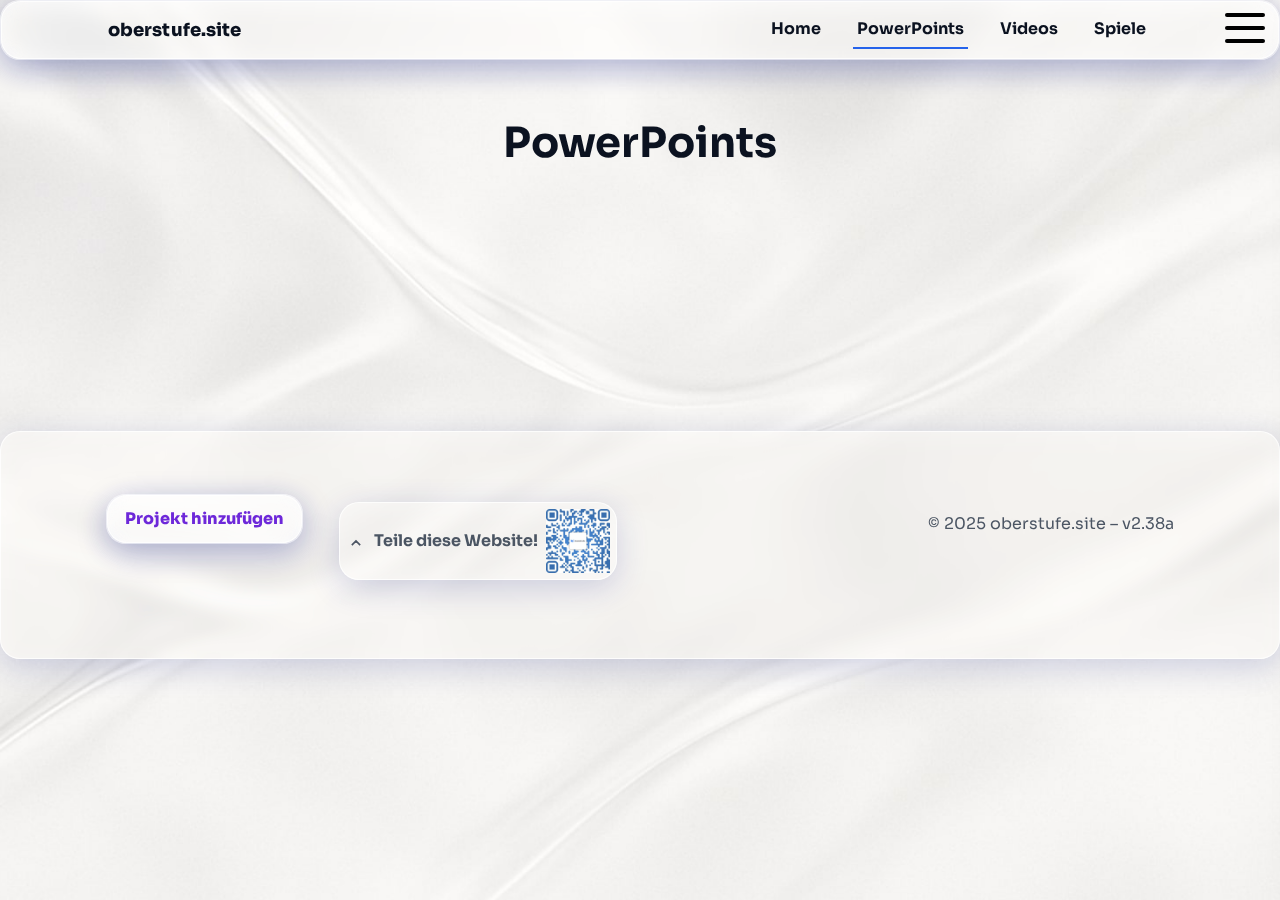
<file: powerpoints.html>
<!DOCTYPE html>
<html lang="de" data-theme="light">
<head>
<link href="https://fonts.googleapis.com/css2?family=Sora:wght@400;600;700&display=swap" rel="stylesheet">
<meta charset="utf-8"><meta name="viewport" content="width=device-width, initial-scale=1">
  <title>oberstufe.site</title>
  















<link rel="stylesheet" href="styles.css">
  <link rel="stylesheet" href="assets/staggered-menu.css">
  <link rel="stylesheet" href="assets/css/curved-loop.css">
</head>
<body>

  
  <header>
    <div class="wrap">
      <div class="left">
        <a class="brand" href="index.html">oberstufe.site</a>
      </div>
      <nav class="nav">
        <a href="index.html" data-i18n="nav_home">Home</a>
        <a href="powerpoints.html" data-i18n="nav_pp" class="active">PowerPoints</a>
        <a href="videos.html" data-i18n="nav_videos">Videos</a>
        <a href="spiele.html" data-i18n="nav_games">Spiele</a>
      </nav>
      <div class="right">
</div></div></div></div></div>
      </div>
    </div>
  <!-- Staggered Menu with Uiverse Burger + Inline Settings -->
<div class="sm-wrap">
  <div class="sm-header-btn">
    <!-- From Uiverse.io by Cevorob -->
    <label class="burger" for="burger" aria-label="Menü öffnen/schließen">
      <input type="checkbox" id="burger">
      <span></span>
      <span></span>
      <span></span>
    </label>
  </div>

  <div class="sm-layers">
    <div class="sm-layer"></div>
    <div class="sm-layer"></div>
  </div>

  <aside class="sm-panel" aria-hidden="true">
    <div class="sm-head">
      <a class="sm-logo" href="index.html">oberstufe.site</a>
    </div>
    <ul class="sm-list" data-numbering="true">
      <li class="sm-item"><a class="sm-link" data-idx="01" href="index.html" aria-label="Zur Startseite">Home</a></li>
      <li class="sm-item"><a class="sm-link" data-idx="02" href="#" data-inline="settings" aria-label="Einstellungen umschalten">Einstellungen</a></li>
      <li class="sm-item"><a class="sm-link" data-idx="03" href="admin/index.html" aria-label="Zum Admin-Login">Admin Login</a></li>
      <li class="sm-item"><a class="sm-link" data-idx="04" href="#" aria-disabled="true">Coming Soon</a></li>
    </ul>

    <div class="sm-settings" data-open="false" aria-label="Einstellungen">
      <h3>Darstellung</h3>
      <div class="sm-setting-row">
        <input id="sm-theme-switch" class="sm-switch" type="checkbox" />
        <label for="sm-theme-switch" class="sm-setting-label">Dark&nbsp;Mode</label>
      </div>
    </div>

    <div class="sm-socials">
      <a href="mailto:info@oberstufe.site">Gmail</a>
      <a href="https://docs.google.com" target="_blank" rel="noopener">Google Docs</a>
    </div>
  </aside>
</div>
<!-- /Staggered Menu -->
</header>
<!-- Mobile Unter-Navigation -->
<nav class="mobile-subnav">
  <a href="index.html" class="">Home</a>
  <a href="powerpoints.html" class="active">PowerPoints</a>
  <a href="videos.html" class="">Videos</a>
  <a href="spiele.html" class="">Spiele</a>
</nav>




  <section class="hero">
    <div class="container">
      <h1>PowerPoints</h1>
      <p class="meta"></p>
</div>
  </section>

    <section class="section">
    <div class="container">
      <section class="section curved-loop-section">
  <div class="container">
    <div class="curved-loop-wrap" aria-hidden="true">
      <svg class="curved-loop-svg" viewBox="0 0 1440 120" role="img" aria-label="Coming soon">
        <defs>
          <path id="cl-path" d="M-100,40 Q500,440 1540,40" fill="none" stroke="transparent" />
        </defs>
        <text>
          <textPath href="#cl-path" startOffset="-800px">
            COMING SOON · COMING SOON · COMING SOON · COMING SOON · COMING SOON · COMING SOON ·
          </textPath>
        </text>
      </svg>
    </div>
  </div>
</section>

<div id="pageGrid" class="card-grid two-cols"></div>
    </div>
  </section>
<footer>
    <div class="container footer-inner">
      <a class="cta-button" href="add-website.html" data-i18n="cta_add">Projekt hinzufügen</a>
      <div class="footer-meta">© 2025 oberstufe.site – v2.38a</div>
      <div class="qr-in-footer" id="qrBlock" title="QR-Code">
        <div class="share-label">
          <svg viewBox="0 0 24 24" fill="none" stroke="currentColor" stroke-width="2"><path d="M7 17l5-5 5 5"/><path d="M12 12v2.38a"/></svg>
          <span data-i18n="share_site">Teile diese Website!</span>
        </div>
        <img src="qr-placeholder.jpg" alt="QR-Code">
      </div>
    </div>
  <section class="section">
    <div class="container">
      <div id="pageGrid" class="card-grid two-cols"></div>
    </div>
  </section>

  </footer>
<div id="overlayGlobal" class="overlay-backdrop"></div>

  <div id="modalSettings" class="modal" role="dialog" aria-modal="true" aria-labelledby="settingsTitle">
    <div class="modal-header">
      <h3 id="settingsTitle" data-i18n="settings_title">Einstellungen</h3>
      <button id="closeSettings" class="btn">Schließen</button>
    </div>
    <div class="modal-body">
      <div class="row-setting">
        <span data-i18n="set_theme">Theme</span>
        <div class="icon-toggle" role="group" aria-label="Theme">
          <button id="themeLight" class="icon-btn" title="Hell" aria-pressed="false">
            <svg viewBox="0 0 24 24" fill="none" stroke="currentColor" stroke-width="2">
              <circle cx="12" cy="12" r="5"/><line x1="12" y1="1" x2="12" y2="3"/><line x1="12" y1="21" x2="12" y2="23"/>
              <line x1="4.22" y1="4.22" x2="5.64" y2="5.64"/><line x1="18.36" y1="18.36" x2="19.78" y2="19.78"/>
              <line x1="1" y1="12" x2="3" y2="12"/><line x1="21" y1="12" x2="23" y2="12"/>
              <line x1="4.22" y1="19.78" x2="5.64" y2="18.36"/><line x1="18.36" y1="5.64" x2="19.78" y2="4.22"/>
            </svg>
          </button>
          <button id="themeDark" class="icon-btn" title="Dunkel" aria-pressed="false">
            <svg viewBox="0 0 24 24" fill="none" stroke="currentColor" stroke-width="2">
              <path d="M21 12.79A9 9 0 1111.21 3 7 7 0 0021 12.79z"/>
            </svg>
          </button>
        </div>
      </div>
      <div class="row-setting">
        <span data-i18n="set_lang">Sprache</span>
        <div>
          <button id="langDe" class="btn" style="margin-right:6px;">DE</button>
          <button id="langEn" class="btn">EN</button>
        </div>
      </div>
      </div>
      
      
    </div>
  </div>

  <div id="modalChangelog" class="modal" role="dialog" aria-modal="true" aria-labelledby="changelogTitle">
    <div class="modal-header"><h3 id="changelogTitle">Changelog</h3><button id="closeChangelog" class="btn">Schließen</button>
<ul><li>v2.14 – Navigation verbessert, Menü überarbeitet (21.09.2025)</li><li>v2.15 – Darkmode eingeführt (21.09.2025)</li><li>v2.16 – Footer überarbeitet (21.09.2025)</li><li>v2.17 – Scroll-Up Button eingefügt (21.09.2025)</li><li>v2.18 – Header/Navi Bugfixes (21.09.2025)</li><li>v2.19 – Design-Optimierungen, Animationen (21.09.2025)</li><li>v2.20 – Farbpalette angepasst (21.09.2025)</li><li>v2.21 – Changelog hinzugefügt (21.09.2025)</li><li>v2.22 – Kleine Layout-Fixes (21.09.2025)</li><li>v2.23 – Neue Version bereitgestellt (21.09.2025)</li><li>v2.24 – Bugfix Scroll-Up Button (21.09.2025)</li><li>v2.25 – Feedback Button hinzugefügt (21.09.2025)</li><li>v2.26 – Korrektur Scroll-Button Verhalten (21.09.2025)</li><li>v2.27 – Chips Design begonnen (21.09.2025)</li><li>v2.28 – Chips farbig (erste Version) (21.09.2025)</li><li>v2.29 – Chips Bugfix (korrekte Farben) (21.09.2025)</li><li>v2.30 – Chips Variante A umgesetzt (21.09.2025)</li><li>v2.31 – Chips Farben in allen Fächern gefixt (21.09.2025)</li><li>v2.32 – Dark Mode Kontrast & Elemente verbessert (21.09.2025)</li><li>v2.33 – Dark Mode Navy + Beige Akzente (21.09.2025)</li><li>v2.34 – Dark Mode Palette #222831/#393E46/#948979/#DFD0B8 (21.09.2025)</li><li>v2.35 – Dark Mode: Titel Anthrazit (21.09.2025)</li><li>v2.36 – Interne Robustheit verbessert (21.09.2025)</li><li>v2.37 – Listener/JS-Struktur bereinigt (21.09.2025)</li><li>v2.38 – Finales Update vor 2.38a Release (21.09.2025)</li></ul>
</div>
    <div class="modal-body">
      <ul style="list-style:none; padding:0; margin:0;">
        <li style="margin:10px 0;"><span style="font-weight:800; color:#2563EB;">v1.0 – 18.09.2025</span> · Erste Veröffentlichung der Homepage</li>
        <li style="margin:10px 0;"><span style="font-weight:800; color:#22C55E;">Erweiterungen – 18.09.2025</span> · Philexikon & Pieter Bruegel integriert</li>
        <li style="margin:10px 0;"><span style="font-weight:800; color:#2563EB;">v2.0 – 18.09.2025</span> · Überarbeitetes Design</li>
        <li style="margin:10px 0;"><span style="font-weight:800; color:#2563EB;">v2.1 – 18.09.2025</span> · Feinschliff</li>
        <li style="margin:10px 0;"><span style="font-weight:800; color:#2563EB;">v2.2 – 19.09.2025</span> · Wiener Kongress, Suche & Tags</li>
        <li style="margin:10px 0;"><span style="font-weight:800; color:#2563EB;">v2.4 – 20.09.2025</span> · QR im Footer, CTA, Design-Fixes</li>
        <li style="margin:10px 0;"><span style="font-weight:800; color:#6B7280;">v2.6 – 20.09.2025</span> · Farben wie 12.4, FAQ-Akzente, Menü-Align Fix</li>
        <li style="margin:10px 0;"><span style="font-weight:800; color:#22C55E;">v2.7 – 20.09.2025</span> · PowerPoints & Videos, Share-Hinweis, Header-Navigation</li>
        <li style="margin:10px 0;"><span style="font-weight:800; color:#22C55E;">v2.7e – 20.09.2025</span> · Komplettpaket (alle Unterseiten), PPT-Downloads vorbereitet</li>
        <li style="margin:10px 0;"><span style="font-weight:800; color:#2563EB;">v2.8 – 20.09.2025</span> · Fächer-Abschnitte (PP), DE/EN, QR-Option, „Unsere Websites“</li>
        <li style="margin:10px 0;"><span style="font-weight:800; color:#22C55E;">v2.8a – 20.09.2025</span> · PP-Chips als Tags, Add-Seite 3 Spalten</li>
        <li style="margin:10px 0;"><span style="font-weight:800; color:#6B7280;">v2.8b – 20.09.2025</span> · Bugfix: getrennte Seiten, saubere Header/Footer</li>
        <li style="margin:10px 0;"><span style="font-weight:800; color:#6B7280;">v2.8c – 20.09.2025</span> · Bugfix: kein Zusammenkleben der Seiten</li>
        <li style="margin:10px 0;"><span style="font-weight:800; color:#6B7280;">v2.8d – 20.09.2025</span> · Einstellungen repariert, Chips hübscher, CTA auf Add-Seite ausgeblendet</li>
        <li style="margin:10px 0;"><span style="font-weight:800; color:#2563EB;">v2.9 – 20.09.2025</span> · Changelog-Overlay, Dark Mode verbessert, Chips Variante A, Legende & Sprache gefixt</li>
        <li style="margin:10px 0;"><span style="font-weight:800; color:#2563EB;">v2.10 – 20.09.2025</span> · Hamburger-Icon (3 Striche) & Bugfixes; neue Fachfarben</li>
        <li style="margin:10px 0;"><span style="font-weight:800; color:#2563EB;">v2.11 – 20.09.2025</span> · Menü-Overlays (Kontakt/Changelog/Legende/Einstellungen), Theme-Switch mit SVG-Sonne/Mond, vollständige DE/EN, Fachfarben fix</li>
      </ul>
    </div>
  </div>

  <div id="modalLegend" class="modal" role="dialog" aria-modal="true" aria-labelledby="legendTitle">
    <div class="modal-header"><h3 id="legendTitle">Legende</h3><button id="closeLegend" class="btn">Schließen</button></div>
    <div class="modal-body">
      <h4 style="margin:10px 0 6px">Tags</h4>
      <p>Farbige Schlagworte geben die Fachbereiche an:</p>
      <div class="legend-tags">
<span class="tag chemie">Chemie</span>
        <span class="tag deutsch">Deutsch</span>
        <span class="tag erdkunde">Erdkunde</span>
        <span class="tag geschichte">Geschichte</span>
        <span class="tag informatik">Informatik</span>
        <span class="tag kunst">Kunst</span>
        <span class="tag mathe">Mathe</span>
        <span class="tag physik">Physik</span>
        <span class="tag philosophie">Philosophie</span>
        <span class="tag sowi">SoWi</span>
        <span class="tag sport">Sport</span>
</div>

      <h4 style="margin:16px 0 6px">Status‑Badges</h4>
      <p>Zeigen den aktuellen Stand eines Projekts:</p>
      <div class="legend-status">
        <span class="status green">Fertig</span>
        <span class="status yellow">In Arbeit</span>
        <span class="status red">Test</span>
        <span class="status blue">Coming&nbsp;Soon</span>
</div>
      <ul class="legend-list">
  <ul class="status-list">
    <li class="status-item"><span class="status green">Fertig</span><span class="name">Fertig</span><span class="desc">Projekt/Präsentation ist abgeschlossen.</span></li>
    <li class="status-item"><span class="status yellow">In Arbeit</span><span class="name">In Arbeit</span><span class="desc">Inhalte werden noch erstellt oder überarbeitet.</span></li>
    <li class="status-item"><span class="status red">Test</span><span class="name">Test</span><span class="desc">Entwurf oder Beta; kann Fehler enthalten.</span></li>
    <li class="status-item"><span class="status blue">Coming Soon</span><span class="name">Coming Soon</span><span class="desc">Geplant, aber noch nicht veröffentlicht.</span></li>
  </ul>
</ul>

    </div>
    </div>
  </div>

  <div id="modalContact" class="modal" role="dialog" aria-modal="true" aria-labelledby="contactTitle">
    <div class="modal-header"><h3 id="contactTitle" data-i18n="contact_title">Kontakt</h3><button id="closeContact" class="btn">Schließen</button></div>
    <div class="modal-body">
      <p><strong>E-Mail:</strong> <a href="mailto:oberstufesite@gmail.com" class="link">oberstufesite@gmail.com</a></p>
      <p><a class="btn primary" href="https://docs.google.com/forms/d/e/1FAIpQLSc7hitAkvgDHXnOKgRpvolibMhm3iHeag_V-Azm4Mz8zef63w/viewform?usp=dialog" target="_blank" rel="noopener" data-i18n="contact_form">Zum Feedback-Formular</a></p>
    </div>
  </div>

  <a class="feedback-btn" id="feedbackBtn" href="https://docs.google.com/forms/d/e/1FAIpQLSc7hitAkvgDHXnOKgRpvolibMhm3iHeag_V-Azm4Mz8zef63w/viewform?usp=dialog" target="_blank" rel="noopener" data-i18n="feedback">Feedback</a>
  <button class="to-top" id="toTopBtn" aria-label="Nach oben scrollen" title="Nach oben"><svg viewBox="0 0 48 48" width="22" height="22" aria-hidden="true"><circle cx="24" cy="24" r="17" fill="none" stroke="rgba(255,255,255,.65)" stroke-width="2"/><path d="M16 26l8-8 8 8" fill="none" stroke="#2563EB" stroke-width="3" stroke-linecap="round" stroke-linejoin="round"/></svg></button>



<script>
/* v2.17 theme js */
(function(){
  const themeLight=document.getElementById('themeLight');
  const themeDark=document.getElementById('themeDark');
  function setTheme(next){
    document.documentElement.setAttribute('data-theme', next);
    try{ localStorage.setItem('theme', next);}catch(e){}
    if(themeLight) themeLight.classList.toggle('active', next==='light');
    if(themeDark) themeDark.classList.toggle('active', next==='dark');
  }
  const saved=localStorage.getItem('theme') || (window.matchMedia && window.matchMedia('(prefers-color-scheme: dark)').matches ? 'dark':'light');
  setTheme(saved);
  themeLight && themeLight.addEventListener('click', ()=> setTheme('light'));
  themeDark && themeDark.addEventListener('click', ()=> setTheme('dark'));
})();
</script>




<script>
/* v2.26 unified scroll visibility */
(function(){
  const toTopBtn = document.getElementById('toTopBtn');
  const feedbackBtn = document.getElementById('feedbackBtn');
  function sync(){
    const y = window.pageYOffset || document.documentElement.scrollTop || document.body.scrollTop || 0;
    const show = y > 160;
    if(toTopBtn) toTopBtn.classList.toggle('show', show);
    if(feedbackBtn) feedbackBtn.classList.toggle('show', show);
  }
  window.addEventListener('scroll', sync, {passive:true});
  sync();
  if(toTopBtn){
    toTopBtn.addEventListener('click', function(){
      window.scrollTo({ top: 0, behavior: 'smooth' });
    });
  }
})();
</script>


<script>
/* v2.37 – Language listeners harden */
(function(){
  function safeApply(lang){
    if (typeof applyI18N === 'function') { applyI18N(lang); }
  }
  var langDeBtn = document.getElementById('langDe');
  var langEnBtn = document.getElementById('langEn');
  if(langDeBtn){ langDeBtn.onclick = function(){ safeApply('de'); }; }
  if(langEnBtn){ langEnBtn.onclick = function(){ safeApply('en'); }; }
})();
</script>


<script>
// v2.41a helpers
(function(){
  // Title anthracite on index & 200
  try{
    var h1 = document.querySelector('h1');
    if(h1 && /Willkommen auf oberstufe\.site/i.test(h1.textContent)){
      h1.classList.add('site-title','title-anthrazit');
    }
  }catch(e){}

  // Mark feedback card to color links blue
  try{
    document.querySelectorAll('.card, section, div').forEach(function(el){
      if(/Kann ich Feedback geben oder Ideen einreichen\?/i.test(el.textContent)){
        // add class to closest card-like container
        var target = el.closest('.card') || el;
        target.classList.add('feedback-card');
      }
    });
  }catch(e){}
})();
</script>


<!-- Netlify Identity (login status only) -->
<script src="https://identity.netlify.com/v1/netlify-identity-widget.js"></script>



<div id="cardsPresGrid" class="card-grid two-cols"></div>

<script>
(async function(){
  try{
    const res = await fetch('data/cards.json', {cache:'no-cache'});
    const data = await res.json();
    const list = (data.cards||[]).filter(c => (c.is_published !== false) && (c.type === 'presentation'));
    const el = document.getElementById('cardsPresGrid');
    if(!el) return;
    el.innerHTML = list.map(c => `
      <a class="card card--${c.tag||'default'}" href="${c.url}" target="_blank" rel="noopener">
        ${c.image_url ? `<img class="card-thumb" src="${c.image_url}" alt="">` : ''}
        <h3>${c.title}</h3>
        ${c.subtitle ? `<p class="muted">${c.subtitle}</p>` : ''}
        <div class="meta"><span class="tag ${c.tag||''}">${c.tag||''}</span><span class="type">${c.type||''}</span></div>
      </a>
    `).join('');
  }catch(e){ console.error('cards load error', e); }
})();
</script>












<script>
// v2.70 Menu + Modals + Theme
(function(){
  const btn = document.getElementById('menuBtn');
  const list = document.getElementById('menuList');
  const overlay = document.getElementById('overlayGlobal');

  function openMenu(){ if(list){ list.classList.add('open'); } if(btn){ btn.classList.add('open'); btn.setAttribute('aria-expanded','true'); } }
  function closeMenu(){ if(list){ list.classList.remove('open'); } if(btn){ btn.classList.remove('open'); btn.setAttribute('aria-expanded','false'); } }

  btn && btn.addEventListener('click', (e)=>{ e.stopPropagation(); list && (list.classList.contains('open')?closeMenu():openMenu()); });

  document.addEventListener('click', (e)=>{
    if(list && !list.contains(e.target) && !btn.contains(e.target)) closeMenu();
  });
  document.addEventListener('keydown', (e)=>{ if(e.key==='Escape'){ closeMenu(); closeAllModals(); }});

  // Modals
  const modals = Array.from(document.querySelectorAll('.modal'));
  function closeAllModals(){ modals.forEach(m=>m.classList.remove('open')); overlay && overlay.classList.remove('show'); }
  function openModal(id){ closeMenu(); const m=document.getElementById(id); if(m){ m.classList.add('open'); overlay && overlay.classList.add('show'); } }

  document.querySelectorAll('#menuList [data-modal]').forEach(el=>{
    el.addEventListener('click', ()=> openModal(el.getAttribute('data-modal')));
  });
  overlay && overlay.addEventListener('click', closeAllModals);
  document.querySelectorAll('[data-close]').forEach(x=> x.addEventListener('click', closeAllModals));

  // Theme
  function setTheme(next){
    document.documentElement.setAttribute('data-theme', next);
    try{ localStorage.setItem('theme', next);}catch(e){}
    const tL=document.getElementById('themeLight'); const tD=document.getElementById('themeDark');
    tL && tL.classList.toggle('active', next==='light');
    tD && tD.classList.toggle('active', next==='dark');
  }
  const saved = (function(){
    try{ return localStorage.getItem('theme'); }catch(e){ return null; }
  })() || (window.matchMedia && window.matchMedia('(prefers-color-scheme: dark)').matches ? 'dark':'light');
  setTheme(saved);

  const tL=document.getElementById('themeLight'); const tD=document.getElementById('themeDark');
  tL && tL.addEventListener('click', ()=> setTheme('light'));
  tD && tD.addEventListener('click', ()=> setTheme('dark'));
})();
</script>

<script>
// v2.61 – Client-side search minimal (no counter, no layout shift)
(function(){
  const input = document.getElementById('searchInput');
  if(!input) return;
  function norm(t){ return (t||'').toLowerCase().normalize('NFD').replace(/[\u0300-\u036f]/g,''); }
  function items(){ return Array.from(document.querySelectorAll('.card')); }
  function matches(el, q){
    if(!q) return true;
    const hay = norm(el.textContent);
    const tags = (el.getAttribute('data-tags')||'') + ' ' + (el.getAttribute('data-tag')||'');
    return hay.includes(q) || norm(tags).includes(q);
  }
  function apply(q){
    const qn = norm(q);
    items().forEach(el=>{ el.style.display = matches(el, qn) ? '' : 'none'; });
  }
  input.addEventListener('input', ()=> apply(input.value));
  document.addEventListener('keydown', (e)=>{ if((e.ctrlKey||e.metaKey) && (e.key==='k'||e.key==='K')){ e.preventDefault(); input.focus(); }});
})();
</script>






<script>
(function(){
  async function loadCards(){
    const r=await fetch('data/cards.json',{cache:'no-cache'});
    const d=await r.json();
    return (d.cards||[]).filter(c=>c.is_published!==false);
  }
  function tagPill(tag){ return tag?`<span class="tag ${tag}">${tag}</span>`:''; }
  function statusBtnHTML(status){
    const map={ fertig:['Fertig','status-done'], in_arbeit:['In Arbeit','status-in'], test:['Test','status-test'], coming_soon:['Coming Soon','status-soon'] };
    const x=map[status]; return x?`<span class="status-btn ${x[1]}">${x[0]}</span>`:'';
  }
  function cardHTML(c){
  const tag=(c.tag||'').toLowerCase();
  const authorsStr = Array.isArray(c.authors) ? c.authors.map(a=> (a && a.name)?a.name:a).join(', ') : (c.authors||'');
  return `<div class="card card--${tag}">
      ${c.image_url?`<img class="card-thumb" src="${c.image_url}" alt="">`:''}
      <h3>${c.title||''}</h3>
      ${c.subtitle?`<p class="muted">${c.subtitle}</p>`:''}
      ${authorsStr?`<p class="card-authors muted">${authorsStr}</p>`:''}
      <div class="row-tags"><div class="left">${tagPill(tag)}</div></div>
      <div class="actions"><a class="btn btn-primary" href="${c.url||'#'}" target="_blank" rel="noopener">Öffnen</a>${statusBtnHTML(c.status)}</div>
    </div>`;
})();
</script>

  <script src="assets/staggered-menu.js"></script>
  <script src="assets/js/curved-loop.js"></script>
<script>
document.addEventListener('DOMContentLoaded', ()=>{
  const cards = document.querySelectorAll('.card');
  const observer = new IntersectionObserver(entries=>{
    entries.forEach(entry=>{
      if(entry.isIntersecting){
        entry.target.classList.add('visible');
        observer.unobserve(entry.target);
      }
    });
  }, { threshold: 0.2 });
  cards.forEach(card => observer.observe(card));
});
</script>
</body>
</html>
</file>
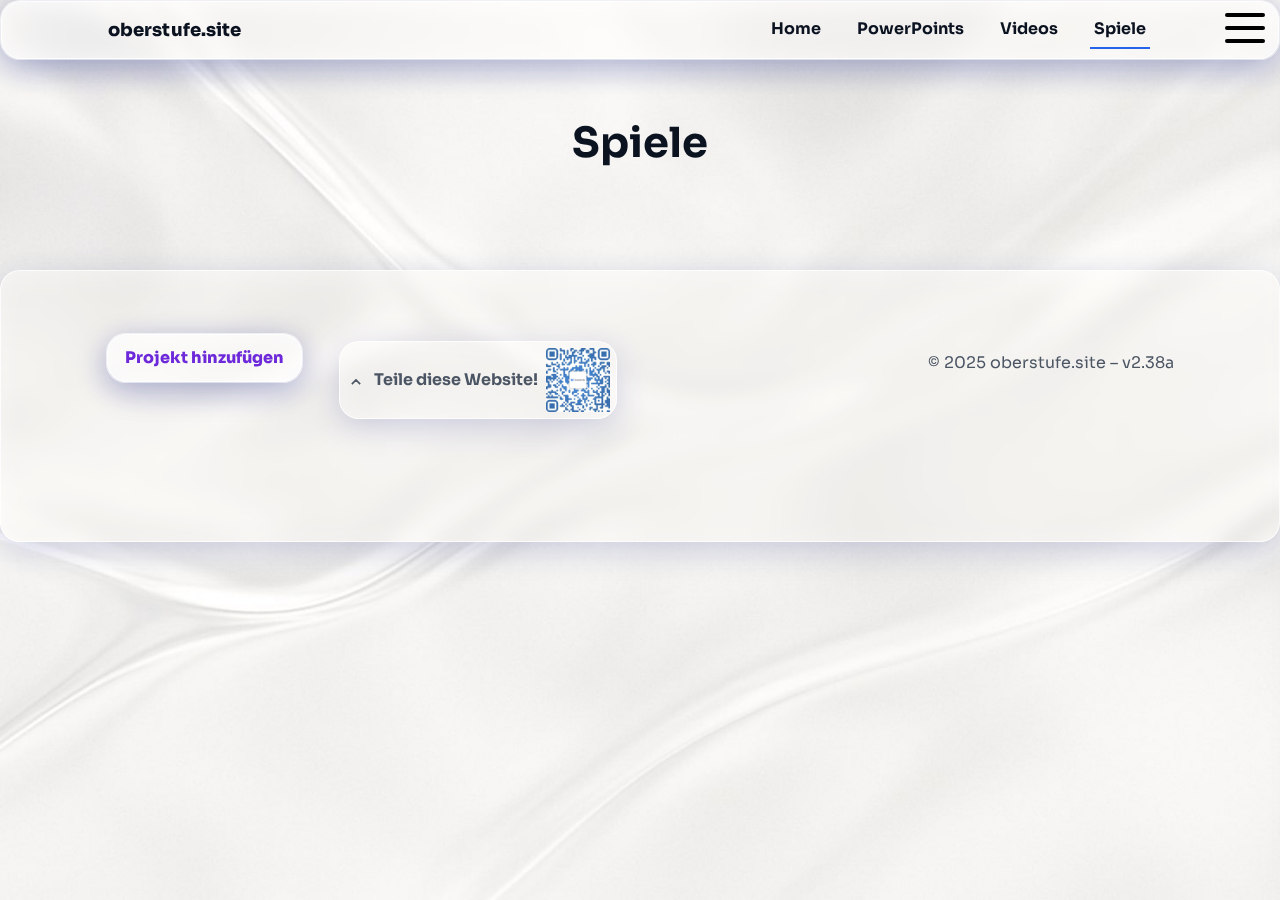
<file: spiele.html>
<!DOCTYPE html>
<html lang="de" data-theme="light">
<head>
<link href="https://fonts.googleapis.com/css2?family=Sora:wght@400;600;700&display=swap" rel="stylesheet">
<meta charset="utf-8"><meta name="viewport" content="width=device-width, initial-scale=1">
  <title>oberstufe.site</title>
  









<link rel="stylesheet" href="styles.css">
  <link rel="stylesheet" href="assets/staggered-menu.css">
</head>
<body>

  
  <header>
    <div class="wrap">
      <div class="left">
        <a class="brand" href="index.html">oberstufe.site</a>
      </div>
      <nav class="nav">
        <a href="index.html" data-i18n="nav_home">Home</a>
        <a href="powerpoints.html" data-i18n="nav_pp">PowerPoints</a>
        <a href="videos.html" data-i18n="nav_videos">Videos</a>
        <a href="spiele.html" data-i18n="nav_games" class="active">Spiele</a>
      </nav>
      <div class="right">
</div></div></div></div></div>
      </div>
    </div>
  <!-- Staggered Menu with Uiverse Burger + Inline Settings -->
<div class="sm-wrap">
  <div class="sm-header-btn">
    <!-- From Uiverse.io by Cevorob -->
    <label class="burger" for="burger" aria-label="Menü öffnen/schließen">
      <input type="checkbox" id="burger">
      <span></span>
      <span></span>
      <span></span>
    </label>
  </div>

  <div class="sm-layers">
    <div class="sm-layer"></div>
    <div class="sm-layer"></div>
  </div>

  <aside class="sm-panel" aria-hidden="true">
    <div class="sm-head">
      <a class="sm-logo" href="index.html">oberstufe.site</a>
    </div>
    <ul class="sm-list" data-numbering="true">
      <li class="sm-item"><a class="sm-link" data-idx="01" href="index.html" aria-label="Zur Startseite">Home</a></li>
      <li class="sm-item"><a class="sm-link" data-idx="02" href="#" data-inline="settings" aria-label="Einstellungen umschalten">Einstellungen</a></li>
      <li class="sm-item"><a class="sm-link" data-idx="03" href="admin/index.html" aria-label="Zum Admin-Login">Admin Login</a></li>
      <li class="sm-item"><a class="sm-link" data-idx="04" href="#" aria-disabled="true">Coming Soon</a></li>
    </ul>

    <div class="sm-settings" data-open="false" aria-label="Einstellungen">
      <h3>Darstellung</h3>
      <div class="sm-setting-row">
        <input id="sm-theme-switch" class="sm-switch" type="checkbox" />
        <label for="sm-theme-switch" class="sm-setting-label">Dark&nbsp;Mode</label>
      </div>
    </div>

    <div class="sm-socials">
      <a href="mailto:info@oberstufe.site">Gmail</a>
      <a href="https://docs.google.com" target="_blank" rel="noopener">Google Docs</a>
    </div>
  </aside>
</div>
<!-- /Staggered Menu -->
</header>
<div id="spieleGrid" class="card-grid two-cols"></div>

<!-- Mobile Unter-Navigation -->
<nav class="mobile-subnav">
  <a href="index.html" class="">Home</a>
  <a href="powerpoints.html" class="">PowerPoints</a>
  <a href="videos.html" class="">Videos</a>
  <a href="spiele.html" class="active">Spiele</a>
</nav>




  <section class="hero">
    <div class="container">
      <h1>Spiele</h1>
      <p class="meta"></p>
</div>
  </section>

    <section class="section">
    <div class="container">
      <div id="pageGrid" class="card-grid two-cols"></div>
    </div>
  </section>
<footer>
    <div class="container footer-inner">
      <a class="cta-button" href="add-website.html" data-i18n="cta_add">Projekt hinzufügen</a>
      <div class="footer-meta">© 2025 oberstufe.site – v2.38a</div>
      <div class="qr-in-footer" id="qrBlock" title="QR-Code">
        <div class="share-label">
          <svg viewBox="0 0 24 24" fill="none" stroke="currentColor" stroke-width="2"><path d="M7 17l5-5 5 5"/><path d="M12 12v2.38a"/></svg>
          <span data-i18n="share_site">Teile diese Website!</span>
        </div>
        <img src="qr-placeholder.jpg" alt="QR-Code">
      </div>
    </div>
  <section class="section">
    <div class="container">
      <div id="pageGrid" class="card-grid two-cols"></div>
    </div>
  </section>
  <section class="section">
    <div class="container">
      <div id="pageGrid" class="card-grid two-cols"></div>
    </div>
  </section>

  </footer>
<div id="overlayGlobal" class="overlay-backdrop"></div>

  <div id="modalSettings" class="modal" role="dialog" aria-modal="true" aria-labelledby="settingsTitle">
    <div class="modal-header">
      <h3 id="settingsTitle" data-i18n="settings_title">Einstellungen</h3>
      <button id="closeSettings" class="btn">Schließen</button>
    </div>
    <div class="modal-body">
      <div class="row-setting">
        <span data-i18n="set_theme">Theme</span>
        <div class="icon-toggle" role="group" aria-label="Theme">
          <button id="themeLight" class="icon-btn" title="Hell" aria-pressed="false">
            <svg viewBox="0 0 24 24" fill="none" stroke="currentColor" stroke-width="2">
              <circle cx="12" cy="12" r="5"/><line x1="12" y1="1" x2="12" y2="3"/><line x1="12" y1="21" x2="12" y2="23"/>
              <line x1="4.22" y1="4.22" x2="5.64" y2="5.64"/><line x1="18.36" y1="18.36" x2="19.78" y2="19.78"/>
              <line x1="1" y1="12" x2="3" y2="12"/><line x1="21" y1="12" x2="23" y2="12"/>
              <line x1="4.22" y1="19.78" x2="5.64" y2="18.36"/><line x1="18.36" y1="5.64" x2="19.78" y2="4.22"/>
            </svg>
          </button>
          <button id="themeDark" class="icon-btn" title="Dunkel" aria-pressed="false">
            <svg viewBox="0 0 24 24" fill="none" stroke="currentColor" stroke-width="2">
              <path d="M21 12.79A9 9 0 1111.21 3 7 7 0 0021 12.79z"/>
            </svg>
          </button>
        </div>
      </div>
      <div class="row-setting">
        <span data-i18n="set_lang">Sprache</span>
        <div>
          <button id="langDe" class="btn" style="margin-right:6px;">DE</button>
          <button id="langEn" class="btn">EN</button>
        </div>
      </div>
      </div>
      
      
    </div>
  </div>

  <div id="modalChangelog" class="modal" role="dialog" aria-modal="true" aria-labelledby="changelogTitle">
    <div class="modal-header"><h3 id="changelogTitle">Changelog</h3><button id="closeChangelog" class="btn">Schließen</button>
<ul><li>v2.14 – Navigation verbessert, Menü überarbeitet (21.09.2025)</li><li>v2.15 – Darkmode eingeführt (21.09.2025)</li><li>v2.16 – Footer überarbeitet (21.09.2025)</li><li>v2.17 – Scroll-Up Button eingefügt (21.09.2025)</li><li>v2.18 – Header/Navi Bugfixes (21.09.2025)</li><li>v2.19 – Design-Optimierungen, Animationen (21.09.2025)</li><li>v2.20 – Farbpalette angepasst (21.09.2025)</li><li>v2.21 – Changelog hinzugefügt (21.09.2025)</li><li>v2.22 – Kleine Layout-Fixes (21.09.2025)</li><li>v2.23 – Neue Version bereitgestellt (21.09.2025)</li><li>v2.24 – Bugfix Scroll-Up Button (21.09.2025)</li><li>v2.25 – Feedback Button hinzugefügt (21.09.2025)</li><li>v2.26 – Korrektur Scroll-Button Verhalten (21.09.2025)</li><li>v2.27 – Chips Design begonnen (21.09.2025)</li><li>v2.28 – Chips farbig (erste Version) (21.09.2025)</li><li>v2.29 – Chips Bugfix (korrekte Farben) (21.09.2025)</li><li>v2.30 – Chips Variante A umgesetzt (21.09.2025)</li><li>v2.31 – Chips Farben in allen Fächern gefixt (21.09.2025)</li><li>v2.32 – Dark Mode Kontrast & Elemente verbessert (21.09.2025)</li><li>v2.33 – Dark Mode Navy + Beige Akzente (21.09.2025)</li><li>v2.34 – Dark Mode Palette #222831/#393E46/#948979/#DFD0B8 (21.09.2025)</li><li>v2.35 – Dark Mode: Titel Anthrazit (21.09.2025)</li><li>v2.36 – Interne Robustheit verbessert (21.09.2025)</li><li>v2.37 – Listener/JS-Struktur bereinigt (21.09.2025)</li><li>v2.38 – Finales Update vor 2.38a Release (21.09.2025)</li></ul>
</div>
    <div class="modal-body">
      <ul style="list-style:none; padding:0; margin:0;">
        <li style="margin:10px 0;"><span style="font-weight:800; color:#2563EB;">v1.0 – 18.09.2025</span> · Erste Veröffentlichung der Homepage</li>
        <li style="margin:10px 0;"><span style="font-weight:800; color:#22C55E;">Erweiterungen – 18.09.2025</span> · Philexikon & Pieter Bruegel integriert</li>
        <li style="margin:10px 0;"><span style="font-weight:800; color:#2563EB;">v2.0 – 18.09.2025</span> · Überarbeitetes Design</li>
        <li style="margin:10px 0;"><span style="font-weight:800; color:#2563EB;">v2.1 – 18.09.2025</span> · Feinschliff</li>
        <li style="margin:10px 0;"><span style="font-weight:800; color:#2563EB;">v2.2 – 19.09.2025</span> · Wiener Kongress, Suche & Tags</li>
        <li style="margin:10px 0;"><span style="font-weight:800; color:#2563EB;">v2.4 – 20.09.2025</span> · QR im Footer, CTA, Design-Fixes</li>
        <li style="margin:10px 0;"><span style="font-weight:800; color:#6B7280;">v2.6 – 20.09.2025</span> · Farben wie 12.4, FAQ-Akzente, Menü-Align Fix</li>
        <li style="margin:10px 0;"><span style="font-weight:800; color:#22C55E;">v2.7 – 20.09.2025</span> · PowerPoints & Videos, Share-Hinweis, Header-Navigation</li>
        <li style="margin:10px 0;"><span style="font-weight:800; color:#22C55E;">v2.7e – 20.09.2025</span> · Komplettpaket (alle Unterseiten), PPT-Downloads vorbereitet</li>
        <li style="margin:10px 0;"><span style="font-weight:800; color:#2563EB;">v2.8 – 20.09.2025</span> · Fächer-Abschnitte (PP), DE/EN, QR-Option, „Unsere Websites“</li>
        <li style="margin:10px 0;"><span style="font-weight:800; color:#22C55E;">v2.8a – 20.09.2025</span> · PP-Chips als Tags, Add-Seite 3 Spalten</li>
        <li style="margin:10px 0;"><span style="font-weight:800; color:#6B7280;">v2.8b – 20.09.2025</span> · Bugfix: getrennte Seiten, saubere Header/Footer</li>
        <li style="margin:10px 0;"><span style="font-weight:800; color:#6B7280;">v2.8c – 20.09.2025</span> · Bugfix: kein Zusammenkleben der Seiten</li>
        <li style="margin:10px 0;"><span style="font-weight:800; color:#6B7280;">v2.8d – 20.09.2025</span> · Einstellungen repariert, Chips hübscher, CTA auf Add-Seite ausgeblendet</li>
        <li style="margin:10px 0;"><span style="font-weight:800; color:#2563EB;">v2.9 – 20.09.2025</span> · Changelog-Overlay, Dark Mode verbessert, Chips Variante A, Legende & Sprache gefixt</li>
        <li style="margin:10px 0;"><span style="font-weight:800; color:#2563EB;">v2.10 – 20.09.2025</span> · Hamburger-Icon (3 Striche) & Bugfixes; neue Fachfarben</li>
        <li style="margin:10px 0;"><span style="font-weight:800; color:#2563EB;">v2.11 – 20.09.2025</span> · Menü-Overlays (Kontakt/Changelog/Legende/Einstellungen), Theme-Switch mit SVG-Sonne/Mond, vollständige DE/EN, Fachfarben fix</li>
      </ul>
    </div>
  </div>

  <div id="modalLegend" class="modal" role="dialog" aria-modal="true" aria-labelledby="legendTitle">
    <div class="modal-header"><h3 id="legendTitle">Legende</h3><button id="closeLegend" class="btn">Schließen</button></div>
    <div class="modal-body">
      <h4 style="margin:10px 0 6px">Tags</h4>
      <p>Farbige Schlagworte geben die Fachbereiche an:</p>
      <div class="legend-tags">
<span class="tag chemie">Chemie</span>
        <span class="tag deutsch">Deutsch</span>
        <span class="tag erdkunde">Erdkunde</span>
        <span class="tag geschichte">Geschichte</span>
        <span class="tag informatik">Informatik</span>
        <span class="tag kunst">Kunst</span>
        <span class="tag mathe">Mathe</span>
        <span class="tag physik">Physik</span>
        <span class="tag philosophie">Philosophie</span>
        <span class="tag sowi">SoWi</span>
        <span class="tag sport">Sport</span>
</div>

      <h4 style="margin:16px 0 6px">Status‑Badges</h4>
      <p>Zeigen den aktuellen Stand eines Projekts:</p>
      <div class="legend-status">
        <span class="status green">Fertig</span>
        <span class="status yellow">In Arbeit</span>
        <span class="status red">Test</span>
        <span class="status blue">Coming&nbsp;Soon</span>
</div>
      <ul class="legend-list">
  <ul class="status-list">
    <li class="status-item"><span class="status green">Fertig</span><span class="name">Fertig</span><span class="desc">Projekt/Präsentation ist abgeschlossen.</span></li>
    <li class="status-item"><span class="status yellow">In Arbeit</span><span class="name">In Arbeit</span><span class="desc">Inhalte werden noch erstellt oder überarbeitet.</span></li>
    <li class="status-item"><span class="status red">Test</span><span class="name">Test</span><span class="desc">Entwurf oder Beta; kann Fehler enthalten.</span></li>
    <li class="status-item"><span class="status blue">Coming Soon</span><span class="name">Coming Soon</span><span class="desc">Geplant, aber noch nicht veröffentlicht.</span></li>
  </ul>
</ul>

    </div>
    </div>
  </div>

  <div id="modalContact" class="modal" role="dialog" aria-modal="true" aria-labelledby="contactTitle">
    <div class="modal-header"><h3 id="contactTitle" data-i18n="contact_title">Kontakt</h3><button id="closeContact" class="btn">Schließen</button></div>
    <div class="modal-body">
      <p><strong>E-Mail:</strong> <a href="mailto:oberstufesite@gmail.com" class="link">oberstufesite@gmail.com</a></p>
      <p><a class="btn primary" href="https://docs.google.com/forms/d/e/1FAIpQLSc7hitAkvgDHXnOKgRpvolibMhm3iHeag_V-Azm4Mz8zef63w/viewform?usp=dialog" target="_blank" rel="noopener" data-i18n="contact_form">Zum Feedback-Formular</a></p>
    </div>
  </div>

  <a class="feedback-btn" id="feedbackBtn" href="https://docs.google.com/forms/d/e/1FAIpQLSc7hitAkvgDHXnOKgRpvolibMhm3iHeag_V-Azm4Mz8zef63w/viewform?usp=dialog" target="_blank" rel="noopener" data-i18n="feedback">Feedback</a>
  <button class="to-top" id="toTopBtn" aria-label="Nach oben scrollen" title="Nach oben"><svg viewBox="0 0 48 48" width="22" height="22" aria-hidden="true"><circle cx="24" cy="24" r="17" fill="none" stroke="rgba(255,255,255,.65)" stroke-width="2"/><path d="M16 26l8-8 8 8" fill="none" stroke="#2563EB" stroke-width="3" stroke-linecap="round" stroke-linejoin="round"/></svg></button>



<script>
/* v2.17 theme js */
(function(){
  const themeLight=document.getElementById('themeLight');
  const themeDark=document.getElementById('themeDark');
  function setTheme(next){
    document.documentElement.setAttribute('data-theme', next);
    try{ localStorage.setItem('theme', next);}catch(e){}
    if(themeLight) themeLight.classList.toggle('active', next==='light');
    if(themeDark) themeDark.classList.toggle('active', next==='dark');
  }
  const saved=localStorage.getItem('theme') || (window.matchMedia && window.matchMedia('(prefers-color-scheme: dark)').matches ? 'dark':'light');
  setTheme(saved);
  themeLight && themeLight.addEventListener('click', ()=> setTheme('light'));
  themeDark && themeDark.addEventListener('click', ()=> setTheme('dark'));
})();
</script>




<script>
/* v2.26 unified scroll visibility */
(function(){
  const toTopBtn = document.getElementById('toTopBtn');
  const feedbackBtn = document.getElementById('feedbackBtn');
  function sync(){
    const y = window.pageYOffset || document.documentElement.scrollTop || document.body.scrollTop || 0;
    const show = y > 160;
    if(toTopBtn) toTopBtn.classList.toggle('show', show);
    if(feedbackBtn) feedbackBtn.classList.toggle('show', show);
  }
  window.addEventListener('scroll', sync, {passive:true});
  sync();
  if(toTopBtn){
    toTopBtn.addEventListener('click', function(){
      window.scrollTo({ top: 0, behavior: 'smooth' });
    });
  }
})();
</script>


<script>
/* v2.37 – Language listeners harden */
(function(){
  function safeApply(lang){
    if (typeof applyI18N === 'function') { applyI18N(lang); }
  }
  var langDeBtn = document.getElementById('langDe');
  var langEnBtn = document.getElementById('langEn');
  if(langDeBtn){ langDeBtn.onclick = function(){ safeApply('de'); }; }
  if(langEnBtn){ langEnBtn.onclick = function(){ safeApply('en'); }; }
})();
</script>


<script>
// v2.41a helpers
(function(){
  // Title anthracite on index & 200
  try{
    var h1 = document.querySelector('h1');
    if(h1 && /Willkommen auf oberstufe\.site/i.test(h1.textContent)){
      h1.classList.add('site-title','title-anthrazit');
    }
  }catch(e){}

  // Mark feedback card to color links blue
  try{
    document.querySelectorAll('.card, section, div').forEach(function(el){
      if(/Kann ich Feedback geben oder Ideen einreichen\?/i.test(el.textContent)){
        // add class to closest card-like container
        var target = el.closest('.card') || el;
        target.classList.add('feedback-card');
      }
    });
  }catch(e){}
})();
</script>


<!-- Netlify Identity (login status only) -->
<script src="https://identity.netlify.com/v1/netlify-identity-widget.js"></script>






<script>
// v2.70 Menu + Modals + Theme
(function(){
  const btn = document.getElementById('menuBtn');
  const list = document.getElementById('menuList');
  const overlay = document.getElementById('overlayGlobal');

  function openMenu(){ if(list){ list.classList.add('open'); } if(btn){ btn.classList.add('open'); btn.setAttribute('aria-expanded','true'); } }
  function closeMenu(){ if(list){ list.classList.remove('open'); } if(btn){ btn.classList.remove('open'); btn.setAttribute('aria-expanded','false'); } }

  btn && btn.addEventListener('click', (e)=>{ e.stopPropagation(); list && (list.classList.contains('open')?closeMenu():openMenu()); });

  document.addEventListener('click', (e)=>{
    if(list && !list.contains(e.target) && !btn.contains(e.target)) closeMenu();
  });
  document.addEventListener('keydown', (e)=>{ if(e.key==='Escape'){ closeMenu(); closeAllModals(); }});

  // Modals
  const modals = Array.from(document.querySelectorAll('.modal'));
  function closeAllModals(){ modals.forEach(m=>m.classList.remove('open')); overlay && overlay.classList.remove('show'); }
  function openModal(id){ closeMenu(); const m=document.getElementById(id); if(m){ m.classList.add('open'); overlay && overlay.classList.add('show'); } }

  document.querySelectorAll('#menuList [data-modal]').forEach(el=>{
    el.addEventListener('click', ()=> openModal(el.getAttribute('data-modal')));
  });
  overlay && overlay.addEventListener('click', closeAllModals);
  document.querySelectorAll('[data-close]').forEach(x=> x.addEventListener('click', closeAllModals));

  // Theme
  function setTheme(next){
    document.documentElement.setAttribute('data-theme', next);
    try{ localStorage.setItem('theme', next);}catch(e){}
    const tL=document.getElementById('themeLight'); const tD=document.getElementById('themeDark');
    tL && tL.classList.toggle('active', next==='light');
    tD && tD.classList.toggle('active', next==='dark');
  }
  const saved = (function(){
    try{ return localStorage.getItem('theme'); }catch(e){ return null; }
  })() || (window.matchMedia && window.matchMedia('(prefers-color-scheme: dark)').matches ? 'dark':'light');
  setTheme(saved);

  const tL=document.getElementById('themeLight'); const tD=document.getElementById('themeDark');
  tL && tL.addEventListener('click', ()=> setTheme('light'));
  tD && tD.addEventListener('click', ()=> setTheme('dark'));
})();
</script>

<script>
// v2.61 – Client-side search minimal (no counter, no layout shift)
(function(){
  const input = document.getElementById('searchInput');
  if(!input) return;
  function norm(t){ return (t||'').toLowerCase().normalize('NFD').replace(/[\u0300-\u036f]/g,''); }
  function items(){ return Array.from(document.querySelectorAll('.card')); }
  function matches(el, q){
    if(!q) return true;
    const hay = norm(el.textContent);
    const tags = (el.getAttribute('data-tags')||'') + ' ' + (el.getAttribute('data-tag')||'');
    return hay.includes(q) || norm(tags).includes(q);
  }
  function apply(q){
    const qn = norm(q);
    items().forEach(el=>{ el.style.display = matches(el, qn) ? '' : 'none'; });
  }
  input.addEventListener('input', ()=> apply(input.value));
  document.addEventListener('keydown', (e)=>{ if((e.ctrlKey||e.metaKey) && (e.key==='k'||e.key==='K')){ e.preventDefault(); input.focus(); }});
})();
</script>









<script>
(function(){
  async function loadCards(){
    const r=await fetch(new URL('data/cards.json', document.baseURI).toString(), { cache: 'no-store' });
    const d=await r.json();
    return (d.cards||[]).filter(c=>c.is_published!==false);
  }
  function tagPill(tag){ return tag?`<span class="tag ${tag}">${tag}</span>`:''; }
  function statusBtnHTML(status){
    const map={ fertig:['Fertig','status-done'], in_arbeit:['In Arbeit','status-in'], test:['Test','status-test'], coming_soon:['Coming Soon','status-soon'] };
    const x=map[status]; return x?`<span class="status-btn ${x[1]}">${x[0]}</span>`:'';
  }
  function cardHTML(c){
  const tag=(c.tag||'').toLowerCase();
  const authorsStr = Array.isArray(c.authors) ? c.authors.map(a=> (a && a.name)?a.name:a).join(', ') : (c.authors||'');
  return `<div class="card card--${tag}">
      ${c.image_url?`<img class="card-thumb" src="${c.image_url}" alt="">`:''}
      <h3>${c.title||''}</h3>
      ${c.subtitle?`<p class="muted">${c.subtitle}</p>`:''}
      ${authorsStr?`<p class="card-authors muted">${authorsStr}</p>`:''}
      <div class="row-tags"><div class="left">${tagPill(tag)}</div></div>
      <div class="actions"><a class="btn btn-primary" href="${c.url||'#'}" target="_blank" rel="noopener">Öffnen</a>${statusBtnHTML(c.status)}</div>
    </div>`;
})();
</script>

  <script src="assets/staggered-menu.js"></script>

<script>
  function renderGames(cards){
  const grid=document.getElementById('spieleGrid'); if(!grid) return;
  const games=cards.filter(c=> (c.page||'')==='spiele' && c.is_published!==false);
  grid.innerHTML = games.map(cardHTML).join('');
}
  document.addEventListener('DOMContentLoaded', async ()=>{
    const cards = await loadCards();
    renderGames(cards);
  });
</script>

<script>
document.addEventListener('DOMContentLoaded', ()=>{
  const cards = document.querySelectorAll('.card');
  const observer = new IntersectionObserver(entries=>{
    entries.forEach(entry=>{
      if(entry.isIntersecting){
        entry.target.classList.add('visible');
        observer.unobserve(entry.target);
      }
    });
  }, { threshold: 0.2 });
  cards.forEach(card => observer.observe(card));
});
</script>
</body>
</html>
</file>
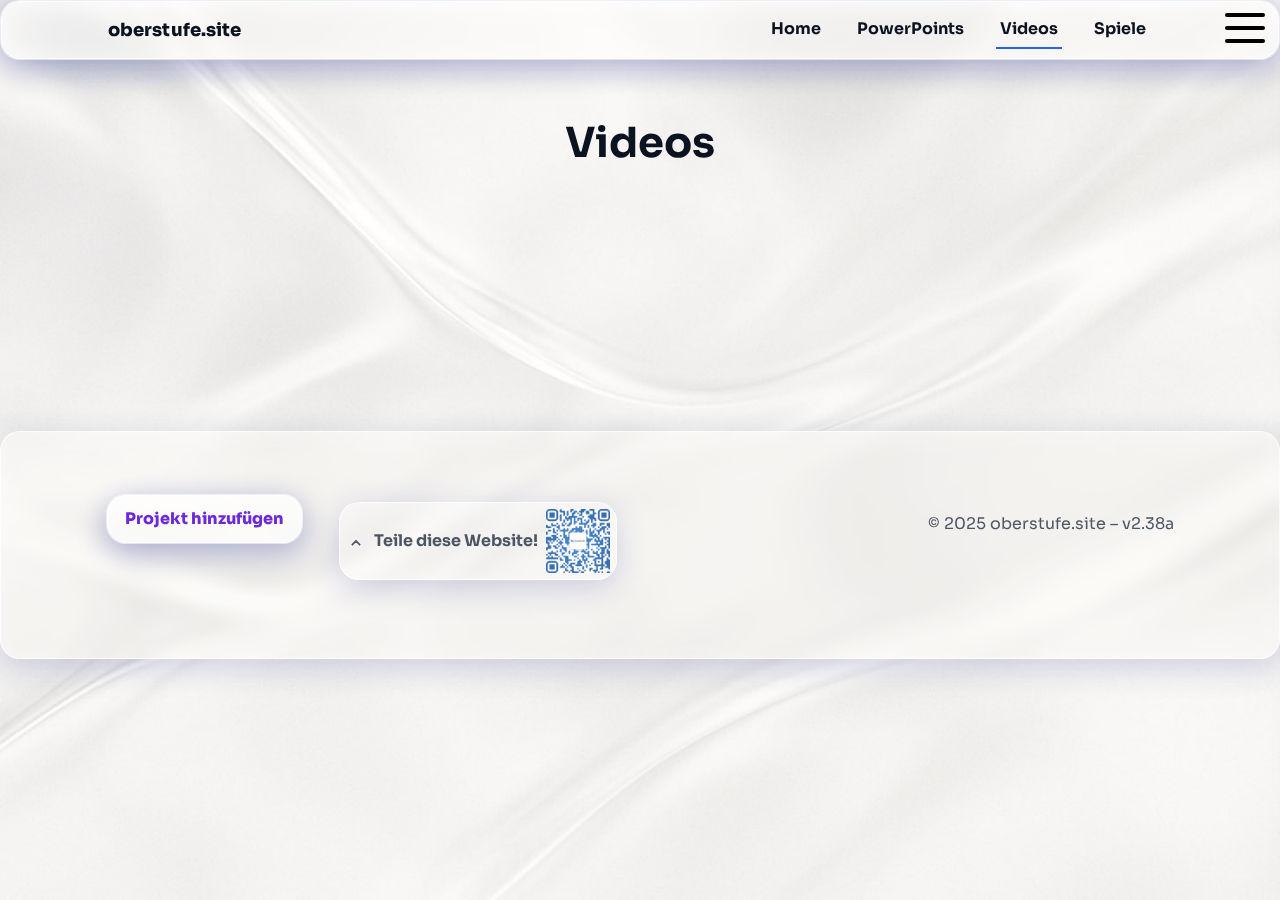
<file: videos.html>
<!DOCTYPE html>
<html lang="de" data-theme="light">
<head>
<link href="https://fonts.googleapis.com/css2?family=Sora:wght@400;600;700&display=swap" rel="stylesheet">
<meta charset="utf-8"><meta name="viewport" content="width=device-width, initial-scale=1">
  <title>oberstufe.site</title>
  









<link rel="stylesheet" href="styles.css">
  <link rel="stylesheet" href="assets/staggered-menu.css">
  <link rel="stylesheet" href="assets/css/curved-loop.css">
</head>
<body>

  
  <header>
    <div class="wrap">
      <div class="left">
        <a class="brand" href="index.html">oberstufe.site</a>
      </div>
      <nav class="nav">
        <a href="index.html" data-i18n="nav_home">Home</a>
        <a href="powerpoints.html" data-i18n="nav_pp">PowerPoints</a>
        <a href="videos.html" data-i18n="nav_videos" class="active">Videos</a>
        <a href="spiele.html" data-i18n="nav_games">Spiele</a>
      </nav>
      <div class="right">
</div></div></div></div></div>
      </div>
    </div>
  <!-- Staggered Menu with Uiverse Burger + Inline Settings -->
<div class="sm-wrap">
  <div class="sm-header-btn">
    <!-- From Uiverse.io by Cevorob -->
    <label class="burger" for="burger" aria-label="Menü öffnen/schließen">
      <input type="checkbox" id="burger">
      <span></span>
      <span></span>
      <span></span>
    </label>
  </div>

  <div class="sm-layers">
    <div class="sm-layer"></div>
    <div class="sm-layer"></div>
  </div>

  <aside class="sm-panel" aria-hidden="true">
    <div class="sm-head">
      <a class="sm-logo" href="index.html">oberstufe.site</a>
    </div>
    <ul class="sm-list" data-numbering="true">
      <li class="sm-item"><a class="sm-link" data-idx="01" href="index.html" aria-label="Zur Startseite">Home</a></li>
      <li class="sm-item"><a class="sm-link" data-idx="02" href="#" data-inline="settings" aria-label="Einstellungen umschalten">Einstellungen</a></li>
      <li class="sm-item"><a class="sm-link" data-idx="03" href="admin/index.html" aria-label="Zum Admin-Login">Admin Login</a></li>
      <li class="sm-item"><a class="sm-link" data-idx="04" href="#" aria-disabled="true">Coming Soon</a></li>
    </ul>

    <div class="sm-settings" data-open="false" aria-label="Einstellungen">
      <h3>Darstellung</h3>
      <div class="sm-setting-row">
        <input id="sm-theme-switch" class="sm-switch" type="checkbox" />
        <label for="sm-theme-switch" class="sm-setting-label">Dark&nbsp;Mode</label>
      </div>
    </div>

    <div class="sm-socials">
      <a href="mailto:info@oberstufe.site">Gmail</a>
      <a href="https://docs.google.com" target="_blank" rel="noopener">Google Docs</a>
    </div>
  </aside>
</div>
<!-- /Staggered Menu -->
</header>
<!-- Mobile Unter-Navigation -->
<nav class="mobile-subnav">
  <a href="index.html" class="">Home</a>
  <a href="powerpoints.html" class="">PowerPoints</a>
  <a href="videos.html" class="active">Videos</a>
  <a href="spiele.html" class="">Spiele</a>
</nav>




  <section class="hero">
    <div class="container">
      <h1>Videos</h1>
      <p class="meta"></p>
</div>
  </section>

    <section class="section">
    <div class="container">
      <section class="section curved-loop-section">
  <div class="container">
    <div class="curved-loop-wrap" aria-hidden="true">
      <svg class="curved-loop-svg" viewBox="0 0 1440 120" role="img" aria-label="Coming soon">
        <defs>
          <path id="cl-path" d="M-100,40 Q500,440 1540,40" fill="none" stroke="transparent" />
        </defs>
        <text>
          <textPath href="#cl-path" startOffset="-800px">
            COMING SOON · COMING SOON · COMING SOON · COMING SOON · COMING SOON · COMING SOON ·
          </textPath>
        </text>
      </svg>
    </div>
  </div>
</section>

<div id="pageGrid" class="card-grid two-cols"></div>
    </div>
  </section>
<footer>
    <div class="container footer-inner">
      <a class="cta-button" href="add-website.html" data-i18n="cta_add">Projekt hinzufügen</a>
      <div class="footer-meta">© 2025 oberstufe.site – v2.38a</div>
      <div class="qr-in-footer" id="qrBlock" title="QR-Code">
        <div class="share-label">
          <svg viewBox="0 0 24 24" fill="none" stroke="currentColor" stroke-width="2"><path d="M7 17l5-5 5 5"/><path d="M12 12v2.38a"/></svg>
          <span data-i18n="share_site">Teile diese Website!</span>
        </div>
        <img src="qr-placeholder.jpg" alt="QR-Code">
      </div>
    </div>
  <section class="section">
    <div class="container">
      <div id="pageGrid" class="card-grid two-cols"></div>
    </div>
  </section>

  </footer>
<div id="overlayGlobal" class="overlay-backdrop"></div>

  <div id="modalSettings" class="modal" role="dialog" aria-modal="true" aria-labelledby="settingsTitle">
    <div class="modal-header">
      <h3 id="settingsTitle" data-i18n="settings_title">Einstellungen</h3>
      <button id="closeSettings" class="btn">Schließen</button>
    </div>
    <div class="modal-body">
      <div class="row-setting">
        <span data-i18n="set_theme">Theme</span>
        <div class="icon-toggle" role="group" aria-label="Theme">
          <button id="themeLight" class="icon-btn" title="Hell" aria-pressed="false">
            <svg viewBox="0 0 24 24" fill="none" stroke="currentColor" stroke-width="2">
              <circle cx="12" cy="12" r="5"/><line x1="12" y1="1" x2="12" y2="3"/><line x1="12" y1="21" x2="12" y2="23"/>
              <line x1="4.22" y1="4.22" x2="5.64" y2="5.64"/><line x1="18.36" y1="18.36" x2="19.78" y2="19.78"/>
              <line x1="1" y1="12" x2="3" y2="12"/><line x1="21" y1="12" x2="23" y2="12"/>
              <line x1="4.22" y1="19.78" x2="5.64" y2="18.36"/><line x1="18.36" y1="5.64" x2="19.78" y2="4.22"/>
            </svg>
          </button>
          <button id="themeDark" class="icon-btn" title="Dunkel" aria-pressed="false">
            <svg viewBox="0 0 24 24" fill="none" stroke="currentColor" stroke-width="2">
              <path d="M21 12.79A9 9 0 1111.21 3 7 7 0 0021 12.79z"/>
            </svg>
          </button>
        </div>
      </div>
      <div class="row-setting">
        <span data-i18n="set_lang">Sprache</span>
        <div>
          <button id="langDe" class="btn" style="margin-right:6px;">DE</button>
          <button id="langEn" class="btn">EN</button>
        </div>
      </div>
      </div>
      
      
    </div>
  </div>

  <div id="modalChangelog" class="modal" role="dialog" aria-modal="true" aria-labelledby="changelogTitle">
    <div class="modal-header"><h3 id="changelogTitle">Changelog</h3><button id="closeChangelog" class="btn">Schließen</button>
<ul><li>v2.14 – Navigation verbessert, Menü überarbeitet (21.09.2025)</li><li>v2.15 – Darkmode eingeführt (21.09.2025)</li><li>v2.16 – Footer überarbeitet (21.09.2025)</li><li>v2.17 – Scroll-Up Button eingefügt (21.09.2025)</li><li>v2.18 – Header/Navi Bugfixes (21.09.2025)</li><li>v2.19 – Design-Optimierungen, Animationen (21.09.2025)</li><li>v2.20 – Farbpalette angepasst (21.09.2025)</li><li>v2.21 – Changelog hinzugefügt (21.09.2025)</li><li>v2.22 – Kleine Layout-Fixes (21.09.2025)</li><li>v2.23 – Neue Version bereitgestellt (21.09.2025)</li><li>v2.24 – Bugfix Scroll-Up Button (21.09.2025)</li><li>v2.25 – Feedback Button hinzugefügt (21.09.2025)</li><li>v2.26 – Korrektur Scroll-Button Verhalten (21.09.2025)</li><li>v2.27 – Chips Design begonnen (21.09.2025)</li><li>v2.28 – Chips farbig (erste Version) (21.09.2025)</li><li>v2.29 – Chips Bugfix (korrekte Farben) (21.09.2025)</li><li>v2.30 – Chips Variante A umgesetzt (21.09.2025)</li><li>v2.31 – Chips Farben in allen Fächern gefixt (21.09.2025)</li><li>v2.32 – Dark Mode Kontrast & Elemente verbessert (21.09.2025)</li><li>v2.33 – Dark Mode Navy + Beige Akzente (21.09.2025)</li><li>v2.34 – Dark Mode Palette #222831/#393E46/#948979/#DFD0B8 (21.09.2025)</li><li>v2.35 – Dark Mode: Titel Anthrazit (21.09.2025)</li><li>v2.36 – Interne Robustheit verbessert (21.09.2025)</li><li>v2.37 – Listener/JS-Struktur bereinigt (21.09.2025)</li><li>v2.38 – Finales Update vor 2.38a Release (21.09.2025)</li></ul>
</div>
    <div class="modal-body">
      <ul style="list-style:none; padding:0; margin:0;">
        <li style="margin:10px 0;"><span style="font-weight:800; color:#2563EB;">v1.0 – 18.09.2025</span> · Erste Veröffentlichung der Homepage</li>
        <li style="margin:10px 0;"><span style="font-weight:800; color:#22C55E;">Erweiterungen – 18.09.2025</span> · Philexikon & Pieter Bruegel integriert</li>
        <li style="margin:10px 0;"><span style="font-weight:800; color:#2563EB;">v2.0 – 18.09.2025</span> · Überarbeitetes Design</li>
        <li style="margin:10px 0;"><span style="font-weight:800; color:#2563EB;">v2.1 – 18.09.2025</span> · Feinschliff</li>
        <li style="margin:10px 0;"><span style="font-weight:800; color:#2563EB;">v2.2 – 19.09.2025</span> · Wiener Kongress, Suche & Tags</li>
        <li style="margin:10px 0;"><span style="font-weight:800; color:#2563EB;">v2.4 – 20.09.2025</span> · QR im Footer, CTA, Design-Fixes</li>
        <li style="margin:10px 0;"><span style="font-weight:800; color:#6B7280;">v2.6 – 20.09.2025</span> · Farben wie 12.4, FAQ-Akzente, Menü-Align Fix</li>
        <li style="margin:10px 0;"><span style="font-weight:800; color:#22C55E;">v2.7 – 20.09.2025</span> · PowerPoints & Videos, Share-Hinweis, Header-Navigation</li>
        <li style="margin:10px 0;"><span style="font-weight:800; color:#22C55E;">v2.7e – 20.09.2025</span> · Komplettpaket (alle Unterseiten), PPT-Downloads vorbereitet</li>
        <li style="margin:10px 0;"><span style="font-weight:800; color:#2563EB;">v2.8 – 20.09.2025</span> · Fächer-Abschnitte (PP), DE/EN, QR-Option, „Unsere Websites“</li>
        <li style="margin:10px 0;"><span style="font-weight:800; color:#22C55E;">v2.8a – 20.09.2025</span> · PP-Chips als Tags, Add-Seite 3 Spalten</li>
        <li style="margin:10px 0;"><span style="font-weight:800; color:#6B7280;">v2.8b – 20.09.2025</span> · Bugfix: getrennte Seiten, saubere Header/Footer</li>
        <li style="margin:10px 0;"><span style="font-weight:800; color:#6B7280;">v2.8c – 20.09.2025</span> · Bugfix: kein Zusammenkleben der Seiten</li>
        <li style="margin:10px 0;"><span style="font-weight:800; color:#6B7280;">v2.8d – 20.09.2025</span> · Einstellungen repariert, Chips hübscher, CTA auf Add-Seite ausgeblendet</li>
        <li style="margin:10px 0;"><span style="font-weight:800; color:#2563EB;">v2.9 – 20.09.2025</span> · Changelog-Overlay, Dark Mode verbessert, Chips Variante A, Legende & Sprache gefixt</li>
        <li style="margin:10px 0;"><span style="font-weight:800; color:#2563EB;">v2.10 – 20.09.2025</span> · Hamburger-Icon (3 Striche) & Bugfixes; neue Fachfarben</li>
        <li style="margin:10px 0;"><span style="font-weight:800; color:#2563EB;">v2.11 – 20.09.2025</span> · Menü-Overlays (Kontakt/Changelog/Legende/Einstellungen), Theme-Switch mit SVG-Sonne/Mond, vollständige DE/EN, Fachfarben fix</li>
      </ul>
    </div>
  </div>

  <div id="modalLegend" class="modal" role="dialog" aria-modal="true" aria-labelledby="legendTitle">
    <div class="modal-header"><h3 id="legendTitle">Legende</h3><button id="closeLegend" class="btn">Schließen</button></div>
    <div class="modal-body">
      <h4 style="margin:10px 0 6px">Tags</h4>
      <p>Farbige Schlagworte geben die Fachbereiche an:</p>
      <div class="legend-tags">
<span class="tag chemie">Chemie</span>
        <span class="tag deutsch">Deutsch</span>
        <span class="tag erdkunde">Erdkunde</span>
        <span class="tag geschichte">Geschichte</span>
        <span class="tag informatik">Informatik</span>
        <span class="tag kunst">Kunst</span>
        <span class="tag mathe">Mathe</span>
        <span class="tag physik">Physik</span>
        <span class="tag philosophie">Philosophie</span>
        <span class="tag sowi">SoWi</span>
        <span class="tag sport">Sport</span>
</div>

      <h4 style="margin:16px 0 6px">Status‑Badges</h4>
      <p>Zeigen den aktuellen Stand eines Projekts:</p>
      <div class="legend-status">
        <span class="status green">Fertig</span>
        <span class="status yellow">In Arbeit</span>
        <span class="status red">Test</span>
        <span class="status blue">Coming&nbsp;Soon</span>
</div>
      <ul class="legend-list">
  <ul class="status-list">
    <li class="status-item"><span class="status green">Fertig</span><span class="name">Fertig</span><span class="desc">Projekt/Präsentation ist abgeschlossen.</span></li>
    <li class="status-item"><span class="status yellow">In Arbeit</span><span class="name">In Arbeit</span><span class="desc">Inhalte werden noch erstellt oder überarbeitet.</span></li>
    <li class="status-item"><span class="status red">Test</span><span class="name">Test</span><span class="desc">Entwurf oder Beta; kann Fehler enthalten.</span></li>
    <li class="status-item"><span class="status blue">Coming Soon</span><span class="name">Coming Soon</span><span class="desc">Geplant, aber noch nicht veröffentlicht.</span></li>
  </ul>
</ul>

    </div>
    </div>
  </div>

  <div id="modalContact" class="modal" role="dialog" aria-modal="true" aria-labelledby="contactTitle">
    <div class="modal-header"><h3 id="contactTitle" data-i18n="contact_title">Kontakt</h3><button id="closeContact" class="btn">Schließen</button></div>
    <div class="modal-body">
      <p><strong>E-Mail:</strong> <a href="mailto:oberstufesite@gmail.com" class="link">oberstufesite@gmail.com</a></p>
      <p><a class="btn primary" href="https://docs.google.com/forms/d/e/1FAIpQLSc7hitAkvgDHXnOKgRpvolibMhm3iHeag_V-Azm4Mz8zef63w/viewform?usp=dialog" target="_blank" rel="noopener" data-i18n="contact_form">Zum Feedback-Formular</a></p>
    </div>
  </div>

  <a class="feedback-btn" id="feedbackBtn" href="https://docs.google.com/forms/d/e/1FAIpQLSc7hitAkvgDHXnOKgRpvolibMhm3iHeag_V-Azm4Mz8zef63w/viewform?usp=dialog" target="_blank" rel="noopener" data-i18n="feedback">Feedback</a>
  <button class="to-top" id="toTopBtn" aria-label="Nach oben scrollen" title="Nach oben"><svg viewBox="0 0 48 48" width="22" height="22" aria-hidden="true"><circle cx="24" cy="24" r="17" fill="none" stroke="rgba(255,255,255,.65)" stroke-width="2"/><path d="M16 26l8-8 8 8" fill="none" stroke="#2563EB" stroke-width="3" stroke-linecap="round" stroke-linejoin="round"/></svg></button>



<script>
/* v2.17 theme js */
(function(){
  const themeLight=document.getElementById('themeLight');
  const themeDark=document.getElementById('themeDark');
  function setTheme(next){
    document.documentElement.setAttribute('data-theme', next);
    try{ localStorage.setItem('theme', next);}catch(e){}
    if(themeLight) themeLight.classList.toggle('active', next==='light');
    if(themeDark) themeDark.classList.toggle('active', next==='dark');
  }
  const saved=localStorage.getItem('theme') || (window.matchMedia && window.matchMedia('(prefers-color-scheme: dark)').matches ? 'dark':'light');
  setTheme(saved);
  themeLight && themeLight.addEventListener('click', ()=> setTheme('light'));
  themeDark && themeDark.addEventListener('click', ()=> setTheme('dark'));
})();
</script>




<script>
/* v2.26 unified scroll visibility */
(function(){
  const toTopBtn = document.getElementById('toTopBtn');
  const feedbackBtn = document.getElementById('feedbackBtn');
  function sync(){
    const y = window.pageYOffset || document.documentElement.scrollTop || document.body.scrollTop || 0;
    const show = y > 160;
    if(toTopBtn) toTopBtn.classList.toggle('show', show);
    if(feedbackBtn) feedbackBtn.classList.toggle('show', show);
  }
  window.addEventListener('scroll', sync, {passive:true});
  sync();
  if(toTopBtn){
    toTopBtn.addEventListener('click', function(){
      window.scrollTo({ top: 0, behavior: 'smooth' });
    });
  }
})();
</script>


<script>
/* v2.37 – Language listeners harden */
(function(){
  function safeApply(lang){
    if (typeof applyI18N === 'function') { applyI18N(lang); }
  }
  var langDeBtn = document.getElementById('langDe');
  var langEnBtn = document.getElementById('langEn');
  if(langDeBtn){ langDeBtn.onclick = function(){ safeApply('de'); }; }
  if(langEnBtn){ langEnBtn.onclick = function(){ safeApply('en'); }; }
})();
</script>


<script>
// v2.41a helpers
(function(){
  // Title anthracite on index & 200
  try{
    var h1 = document.querySelector('h1');
    if(h1 && /Willkommen auf oberstufe\.site/i.test(h1.textContent)){
      h1.classList.add('site-title','title-anthrazit');
    }
  }catch(e){}

  // Mark feedback card to color links blue
  try{
    document.querySelectorAll('.card, section, div').forEach(function(el){
      if(/Kann ich Feedback geben oder Ideen einreichen\?/i.test(el.textContent)){
        // add class to closest card-like container
        var target = el.closest('.card') || el;
        target.classList.add('feedback-card');
      }
    });
  }catch(e){}
})();
</script>


<!-- Netlify Identity (login status only) -->
<script src="https://identity.netlify.com/v1/netlify-identity-widget.js"></script>






<script>
// v2.70 Menu + Modals + Theme
(function(){
  const btn = document.getElementById('menuBtn');
  const list = document.getElementById('menuList');
  const overlay = document.getElementById('overlayGlobal');

  function openMenu(){ if(list){ list.classList.add('open'); } if(btn){ btn.classList.add('open'); btn.setAttribute('aria-expanded','true'); } }
  function closeMenu(){ if(list){ list.classList.remove('open'); } if(btn){ btn.classList.remove('open'); btn.setAttribute('aria-expanded','false'); } }

  btn && btn.addEventListener('click', (e)=>{ e.stopPropagation(); list && (list.classList.contains('open')?closeMenu():openMenu()); });

  document.addEventListener('click', (e)=>{
    if(list && !list.contains(e.target) && !btn.contains(e.target)) closeMenu();
  });
  document.addEventListener('keydown', (e)=>{ if(e.key==='Escape'){ closeMenu(); closeAllModals(); }});

  // Modals
  const modals = Array.from(document.querySelectorAll('.modal'));
  function closeAllModals(){ modals.forEach(m=>m.classList.remove('open')); overlay && overlay.classList.remove('show'); }
  function openModal(id){ closeMenu(); const m=document.getElementById(id); if(m){ m.classList.add('open'); overlay && overlay.classList.add('show'); } }

  document.querySelectorAll('#menuList [data-modal]').forEach(el=>{
    el.addEventListener('click', ()=> openModal(el.getAttribute('data-modal')));
  });
  overlay && overlay.addEventListener('click', closeAllModals);
  document.querySelectorAll('[data-close]').forEach(x=> x.addEventListener('click', closeAllModals));

  // Theme
  function setTheme(next){
    document.documentElement.setAttribute('data-theme', next);
    try{ localStorage.setItem('theme', next);}catch(e){}
    const tL=document.getElementById('themeLight'); const tD=document.getElementById('themeDark');
    tL && tL.classList.toggle('active', next==='light');
    tD && tD.classList.toggle('active', next==='dark');
  }
  const saved = (function(){
    try{ return localStorage.getItem('theme'); }catch(e){ return null; }
  })() || (window.matchMedia && window.matchMedia('(prefers-color-scheme: dark)').matches ? 'dark':'light');
  setTheme(saved);

  const tL=document.getElementById('themeLight'); const tD=document.getElementById('themeDark');
  tL && tL.addEventListener('click', ()=> setTheme('light'));
  tD && tD.addEventListener('click', ()=> setTheme('dark'));
})();
</script>

<script>
// v2.61 – Client-side search minimal (no counter, no layout shift)
(function(){
  const input = document.getElementById('searchInput');
  if(!input) return;
  function norm(t){ return (t||'').toLowerCase().normalize('NFD').replace(/[\u0300-\u036f]/g,''); }
  function items(){ return Array.from(document.querySelectorAll('.card')); }
  function matches(el, q){
    if(!q) return true;
    const hay = norm(el.textContent);
    const tags = (el.getAttribute('data-tags')||'') + ' ' + (el.getAttribute('data-tag')||'');
    return hay.includes(q) || norm(tags).includes(q);
  }
  function apply(q){
    const qn = norm(q);
    items().forEach(el=>{ el.style.display = matches(el, qn) ? '' : 'none'; });
  }
  input.addEventListener('input', ()=> apply(input.value));
  document.addEventListener('keydown', (e)=>{ if((e.ctrlKey||e.metaKey) && (e.key==='k'||e.key==='K')){ e.preventDefault(); input.focus(); }});
})();
</script>






<script>
(function(){
  async function loadCards(){
    const r=await fetch('data/cards.json',{cache:'no-cache'});
    const d=await r.json();
    return (d.cards||[]).filter(c=>c.is_published!==false);
  }
  function tagPill(tag){ return tag?`<span class="tag ${tag}">${tag}</span>`:''; }
  function statusBtnHTML(status){
    const map={ fertig:['Fertig','status-done'], in_arbeit:['In Arbeit','status-in'], test:['Test','status-test'], coming_soon:['Coming Soon','status-soon'] };
    const x=map[status]; return x?`<span class="status-btn ${x[1]}">${x[0]}</span>`:'';
  }
  function cardHTML(c){
  const tag=(c.tag||'').toLowerCase();
  const authorsStr = Array.isArray(c.authors) ? c.authors.map(a=> (a && a.name)?a.name:a).join(', ') : (c.authors||'');
  return `<div class="card card--${tag}">
      ${c.image_url?`<img class="card-thumb" src="${c.image_url}" alt="">`:''}
      <h3>${c.title||''}</h3>
      ${c.subtitle?`<p class="muted">${c.subtitle}</p>`:''}
      ${authorsStr?`<p class="card-authors muted">${authorsStr}</p>`:''}
      <div class="row-tags"><div class="left">${tagPill(tag)}</div></div>
      <div class="actions"><a class="btn btn-primary" href="${c.url||'#'}" target="_blank" rel="noopener">Öffnen</a>${statusBtnHTML(c.status)}</div>
    </div>`;
})();
</script>

  <script src="assets/staggered-menu.js"></script>
  <script src="assets/js/curved-loop.js"></script>
<script>
document.addEventListener('DOMContentLoaded', ()=>{
  const cards = document.querySelectorAll('.card');
  const observer = new IntersectionObserver(entries=>{
    entries.forEach(entry=>{
      if(entry.isIntersecting){
        entry.target.classList.add('visible');
        observer.unobserve(entry.target);
      }
    });
  }, { threshold: 0.2 });
  cards.forEach(card => observer.observe(card));
});
</script>
</body>
</html>
</file>
<file: styles.css>
/* === styles from 200.html === */
:root{
    --bg:#F3F5F9; --text:#0B1220; --muted:#4B5563; --primary:#2563EB; --primary-dark:#1D4ED8;
    --yellow:#FDE68A; --lightblue:#93C5FD; --lightbrown:#D6B48C;
    --physik:#374151; --erdkunde:#34D399; --sowi:#8B5CF6;
    --card:#FFFFFF; --border:#E2E8F0; --shadow:0 8px 30px rgba(2,6,23,.08);
    --radius:16px; --maxw:1100px;
    --status-green:#10B981; --status-yellow:#F59E0B; --status-red:#EF4444;
    --link:#2563EB; --link-strong:#1E40AF;
  }
  html[data-theme="dark"]{
    --bg:#0B0E14; --text:#E6E6EB; --muted:#B1B6C2; --primary:#5B8CFF; --primary-dark:#3D6BFF;
    --yellow:#F1D37E; --lightblue:#87B6FF; --lightbrown:#C1A074; --physik:#9CA3AF; --erdkunde:#34D399; --sowi:#A78BFA;
    --card:#10141E; --border:#1E2636; --shadow:0 10px 30px rgba(0,0,0,.35); --link:#8AB3FF; --link-strong:#BFD1FF;
  }
  *{ box-sizing:border-box } 
  body{ margin:0; font-family:system-ui,-apple-system,Segoe UI,Roboto,Ubuntu,Cantarell,Noto Sans,Helvetica,Arial; background:var(--bg); color:var(--text); line-height:1.5 }
  a{ color:inherit; text-decoration:none }
  .container{ width:100%; max-width:var(--maxw); margin:0 auto; padding:0 20px }

  header{ position:sticky; top:0; z-index:60; backdrop-filter:saturate(1.2) blur(6px); background:linear-gradient(135deg,#E8EEF8,#F3F5F9); border-bottom:1px solid var(--border) }
  html[data-theme="dark"] header{ background:linear-gradient(135deg,#0E1424,#0B0E14) }
  .header-inner{ display:flex; align-items:center; justify-content:space-between; height:60px }
  .brand a{ font-weight:700; letter-spacing:.2px; white-space:nowrap }
  .right{ display:flex; align-items:center; gap:16px }
  .topnav{ display:flex; align-items:center; gap:14px }
  .topnav a{ position:relative; padding:2px 4px; font-weight:600 }
  .topnav a::after{ content:""; position:absolute; left:0; right:0; bottom:-6px; height:2px; background:transparent; transform:scaleX(0); transform-origin:left; transition:transform .25s ease, background .25s ease }
  .topnav a.active::after{ background:var(--primary); transform:scaleX(1) }

  .actions{ display:flex; align-items:center; gap:10px }
  .menu-btn{ width:40px; height:40px; border-radius:12px; border:1px solid var(--border); background:var(--card); display:inline-flex; align-items:center; justify-content:center; cursor:pointer; box-shadow:var(--shadow); position:relative }
  .menu-dots{ font-size:20px; line-height:1 }
  .dropdown{ position:absolute; top:72px; right:20px; background:var(--card); border:1px solid var(--border); border-radius:12px; box-shadow:var(--shadow); min-width:300px; display:none; overflow:hidden; z-index:70 }
  .dropdown.open{ display:block }
  .dropdown .row{ display:flex; align-items:center; justify-content:space-between; padding:10px 12px; border-bottom:1px dashed var(--border) }
  .dropdown .row:last-child{ border-bottom:none }
  .btn{ display:inline-flex; align-items:center; gap:8px; padding:10px 14px; border-radius:12px; border:1px solid var(--border); background:var(--card); cursor:pointer }
  .btn.primary{ border-color:#93C5FD; background:#EFF6FF; color:#1E3A8A; font-weight:700 }

  .switch{ position:relative; width:52px; height:28px; background:#E5E7EB; border:1px solid var(--border); border-radius:999px; cursor:pointer }
  .switch .knob{ position:absolute; top:2px; left:2px; width:24px; height:24px; background:#fff; border-radius:50%; box-shadow:var(--shadow); transition:left .2s ease }
  .switch.on{ background:#C7D2FE } .switch.on .knob{ left:26px }

  .hero{ padding:36px 0 24px; text-align:center }
  .hero h1{ margin:0 0 6px 0; font-size:clamp(1.9rem,4.2vw,2.6rem) }
  .hero p{ margin:0; color:var(--muted) }

  .search-wrap{ display:flex; justify-content:center; margin-top:12px }
  .search{ width:min(680px,92vw); display:flex; align-items:center; gap:8px; background:var(--card); border:1px solid var(--border); border-radius:12px; padding:10px 12px; box-shadow:var(--shadow) }
  .search input{ width:100%; border:none; outline:none; background:transparent; color:var(--text); font-size:1rem }
  .search .hint{ color:var(--muted); font-size:.9rem }

  .section{ padding:22px 0 }
  .grid{ display:grid; grid-template-columns:repeat(12,1fr); gap:16px }
  .card{ position:relative; grid-column:span 12; background:var(--card); border:1px solid var(--border); border-radius:16px; box-shadow:var(--shadow); padding:18px; min-height:180px; display:flex; flex-direction:column; gap:10px; transition:transform .15s ease, box-shadow .2s ease, border-color .2s ease; overflow:hidden }
  .card::before{ content:""; position:absolute; left:0; top:0; right:0; height:6px; background:var(--yellow); border-top-left-radius:16px; border-top-right-radius:16px }
  .card--blue::before{ background:var(--lightblue) } .card--brown::before{ background:var(--lightbrown) }
  .card--physik::before{ background:var(--physik) } .card--erdkunde::before{ background:var(--erdkunde) } .card--sowi::before{ background:var(--sowi) } .card--philosophie::before{ background:var(--yellow) } .card--geschichte::before{ background:var(--lightbrown) }
  .card h3{ margin:0; font-size:1.12rem } .card p{ margin:0; color:var(--muted) }
  .project-note{ font-size:.9rem; color:#6B7280 }
  @media (min-width:680px){ .card{ grid-column:span 6 } }

  .tags{ display:flex; gap:8px; flex-wrap:wrap; margin-top:6px }
  .tag{ font-size:.8rem; border-radius:999px; padding:2px 8px; border:1px solid var(--border) }
  .tag.philosophie{ background:var(--yellow) } .tag.kunst{ background:var(--lightblue) } .tag.geschichte{ background:var(--lightbrown) }
  .tag.physik{ background:var(--physik); color:#fff } .tag.erdkunde{ background:var(--erdkunde) } .tag.sowi{ background:var(--sowi); color:#fff }

  .status{ position:absolute; right:12px; bottom:12px; font-size:.78rem; font-weight:700; color:#fff; padding:4px 8px; border-radius:999px; box-shadow:0 2px 8px rgba(0,0,0,.15) }
  .status.green{ background:var(--status-green) } .status.yellow{ background:var(--status-yellow) } .status.red{ background:var(--status-red) }

  .ghost{ display:inline-flex; align-items:center; gap:8px; padding:10px 14px; border-radius:12px; background:#EFF6FF; color:#1E3A8A; border:1px solid #DBEAFE; font-weight:600; transition:background-color .2s ease, transform .15s ease }
  .ghost:hover{ background:#DBEAFE; transform:translateY(-1px) }

  .info,.improvements{ background:#F9FAFB; border:1px solid var(--border); border-left:4px solid var(--primary); border-radius:16px; box-shadow:var(--shadow); padding:clamp(18px,3vw,24px); margin-top:18px }
  html[data-theme="dark"] .info,html[data-theme="dark"] .improvements{ background:#0F141E }
  .info h3,.improvements h3{ margin:0 0 10px 0; font-size:1.22rem; color:var(--primary) }
  .info a.link{ color:var(--link); font-weight:600 } .info a.link:hover{ text-decoration:underline } .info a.mail{ color:var(--link-strong); font-weight:700 }

  .faq{ margin-top:18px } .faq h3{ margin:0 0 10px 0; font-size:1.22rem; color:var(--primary) }
  .faq-item{ background:#FFF; border:1px solid var(--border); border-radius:12px; padding:14px; margin:10px 0; box-shadow:var(--shadow) }
  html[data-theme="dark"] .faq-item{ background:#0F141E }
  .kw-philosophie{ color:#8a6c00 } .kw-kunst{ color:#1E40AF } .kw-geschichte{ color:#5B3A1E }

  footer{ position:relative; padding:48px 0 56px; color:var(--muted); border-top:1px solid var(--border); margin-top:20px }
  .footer-inner{ position:relative; text-align:center }
  .cta-button{ display:inline-block; padding:12px 18px; border-radius:999px; border:2px solid #93C5FD; background:#EFF6FF; font-weight:800; box-shadow:0 8px 24px rgba(147,197,253,.35); color:#6D28D9 }
  .cta-button:hover{ transform:translateY(-1px) }
  .footer-meta{ margin-top:10px }
  .qr-in-footer{ position:absolute; left:20px; bottom:-22px; background:var(--card); border:1px solid var(--border); border-radius:12px; padding:6px; box-shadow:var(--shadow); display:flex; align-items:center; gap:10px }
  .qr-in-footer img{ display:block; width:120px; height:auto }
  .share-label{ font-weight:700; color:var(--muted); display:flex; align-items:center; gap:8px }
  .share-label svg{ width:20px; height:20px }

  /* v2.21 to-top blue */
.to-top{ position:fixed; right:18px; bottom:18px; display:none; width:46px; height:46px; border-radius:999px; border:2px solid #fff; background:transparent; box-shadow:0 10px 24px rgba(2,6,23,.25);  align-items:center; justify-content:center; transition:transform .15s ease, box-shadow .2s ease }
.to-top:hover{ transform:translateY(-3px); box-shadow:0 14px 28px rgba(2,6,23,.35) }
.to-top svg{ width:20px; height:20px; stroke:#fff; fill:none; stroke-width:2 }
  .to-top.show{ display:flex } .feedback-btn{ position:fixed; right:68px; bottom:18px; display:none; align-items:center; justify-content:center; padding:10px 14px; border-radius:999px; border:1px solid #DBEAFE; background:#EFF6FF; box-shadow:var(--shadow); font-weight:700; color:#1E3A8A; z-index:65 }
  .feedback-btn.show{ display:inline-flex } .feedback-btn:hover{ transform:translateY(-2px); border-color:#93C5FD }

  @media (max-width:640px){ .qr-in-footer{ display:none } }

  /* Subject nav (PP) */
  .subject-nav{ position:sticky; top:60px; z-index:50; background:linear-gradient(135deg,#E8EEF8,#F3F5F9); border-bottom:1px solid var(--border) }
  html[data-theme="dark"] .subject-nav{ background:linear-gradient(135deg,#0E1424,#0B0E14) }
  .subject-inner{ display:flex; gap:10px; overflow:auto; padding:10px 20px }
  .chip{ white-space:nowrap; padding:8px 14px; border-radius:999px; border:1px solid var(--border); display:inline-flex; align-items:center; gap:8px; box-shadow:0 1px 0 rgba(0,0,0,.03) }
  .chip .tag{ margin:0 }
  .chip.active{ outline:2px solid #93C5FD }

  .subject{ scroll-margin-top:96px; padding-top:14px }
  .subject h2{ margin:0 0 4px 0; font-size:1.3rem }
  .subject .sub{ color:var(--muted); margin:0 0 10px 0 }

  
  .menu-icon{ position:relative; width:20px; height:14px }
  .menu-icon .bar{ position:absolute; left:0; right:0; height:2.5px; background:var(--text); border-radius:2px; transition:transform .2s ease, opacity .2s ease, top .2s ease, bottom .2s ease }
  .menu-icon .bar:nth-child(1){ top:0 }
  .menu-icon .bar:nth-child(2){ top:50%; transform:translateY(-50%) }
  .menu-icon .bar:nth-child(3){ bottom:0 }
  .menu-btn.open .menu-icon .bar:nth-child(1){ top:50%; transform:translateY(-50%) rotate(45deg) }
  .menu-btn.open .menu-icon .bar:nth-child(2){ opacity:0 }
  .menu-btn.open .menu-icon .bar:nth-child(3){ bottom:auto; top:50%; transform:translateY(-50%) rotate(-45deg) }
  .menu-btn:hover{ box-shadow:0 8px 18px rgba(2,6,23,.12) }

  /* Settings overlay */
  .overlay-backdrop{ position:fixed; inset:0; background:rgba(2,6,23,.45); backdrop-filter:blur(2px); display:none; z-index:90 }
  .modal{ position:fixed; left:50%; top:50%; transform:translate(-50%,-50%); width:min(720px,94vw); max-height:80vh; overflow:auto; background:var(--card); border:1px solid var(--border); border-radius:16px; box-shadow:var(--shadow); display:none; z-index:91 }
  .modal-header{ padding:18px 18px 8px; border-bottom:1px solid var(--border); display:flex; justify-content:space-between; align-items:center }
  .modal-body{ padding:14px 18px }
  .btn.linklike{ background:transparent; border:none; color:var(--link); font-weight:700; cursor:pointer }
  .row-setting{ display:flex; align-items:center; justify-content:space-between; gap:12px; padding:10px 0; border-bottom:1px dashed var(--border) }
  .row-setting:last-child{ border-bottom:none }
  .icon-toggle{ display:flex; gap:8px }
  .icon-btn{ width:40px; height:32px; display:inline-flex; align-items:center; justify-content:center; border:1px solid var(--border); background:var(--card); border-radius:10px; cursor:pointer }
  .icon-btn.active{ background:#EFF6FF; border-color:#93C5FD }
  .icon-btn svg{ width:18px; height:18px; stroke:currentColor }
  /* Add-website: 3 cards in row, plain + soft */
  .card--plain::before{ display:none }
  .card--soft{ box-shadow:0 10px 30px rgba(147,197,253,.28) }
  .grid.three .card{ grid-column:span 12 }
  @media (min-width:680px){ .grid.three .card{ grid-column:span 6 } }
  @media (min-width:980px){ .grid.three .card{ grid-column:span 4 } }
html[data-theme="dark"] .to-top{ background:rgba(255,255,255,.18); box-shadow:0 10px 24px rgba(0,0,0,.45) }
/* v2.20 legend spacing */
.modal .legend-tags, .modal .legend-status{
  display:flex; flex-wrap:wrap; gap:10px; align-items:center;
}
.modal .legend-status .status{ margin-right:0 } /* gap handles spacing */
/* v2.21 legend list */
.modal .legend-list{ list-style:none; padding:0; margin:10px 0 0 0 }
.modal .legend-list li{ display:flex; align-items:center; gap:10px; margin:6px 0 }
.modal .legend-list .status{ flex:0 0 auto }
/* v2.23 legend recode */
.modal .status-list{ list-style:none; padding:0; margin:12px 0 0 0; display:grid; grid-template-columns:1fr; gap:10px }
.modal .status-item{ display:grid; grid-template-columns:auto 1fr; column-gap:10px; row-gap:2px; align-items:center }
.modal .status-item .status{ grid-column:1; grid-row:1 / span 2 }
.modal .status-item .name{ grid-column:2; grid-row:1; font-weight:600 }
.modal .status-item .desc{ grid-column:2; grid-row:2; color:var(--muted) }

/* === Dark Mode refinements (v2.32) === */
html[data-theme="dark"]{
  --bg:#0B0E14;
  --card:#0F141E;
  --text:#E6E6EB;
  --muted:#B1B6C2;
  --border:#1E2636;
  --primary:#8AB3FF;
  --primary-dark:#5B8CFF;
  --shadow:0 10px 28px rgba(0,0,0,.45);
  --link:#8AB3FF;
  --link-strong:#BFD1FF;
}
/* Header / Nav */
html[data-theme="dark"] header{
  background:linear-gradient(180deg, rgba(16,22,36,.92), rgba(11,14,20,.70));
  border-bottom:1px solid var(--border);
}
html[data-theme="dark"] .menu-btn{ background:#121826; border:1px solid var(--border) }
/* Inputs / Search */
html[data-theme="dark"] input[type="text"],
html[data-theme="dark"] input[type="search"],
html[data-theme="dark"] .search-bar,
html[data-theme="dark"] .search{
  background:#0F141E;
  border:1px solid var(--border);
  color:var(--text);
}
html[data-theme="dark"] ::placeholder{ color:#9AA3B2 }
/* Cards */
html[data-theme="dark"] .card{ background:var(--card); border-color:var(--border); box-shadow:0 10px 30px rgba(0,0,0,.35) }
/* Buttons */
html[data-theme="dark"] .btn{ background:#121826; border:1px solid var(--border); color:var(--text) }
html[data-theme="dark"] .btn.primary{ background:var(--primary); color:#0B0E14; border:0 }
/* Modals */
html[data-theme="dark"] .modal{ background:var(--card); border:1px solid var(--border); color:var(--text) }
/* Footer QR-Block */
html[data-theme="dark"] .qr-in-footer{ background:#0F141E; border:1px solid var(--border) }
/* Chips (Variante A) */
html[data-theme="dark"] .subject-nav .chip{
  background:#0F141E !important;
  border-color:var(--chip-color,var(--border)) !important;
  color:var(--text) !important;
  box-shadow:0 1px 0 rgba(0,0,0,.4);
}
html[data-theme="dark"] .subject-nav .chip.active{ background:rgba(139,92,246,.15) !important }
/* Scroll-to-top & Feedback */
html[data-theme="dark"] #scrollUpBtn,
html[data-theme="dark"] .to-top{ background:#1F2937; color:#fff }
html[data-theme="dark"] .feedback-btn{ background:#0F141E; border:1px solid var(--border); color:var(--link-strong) }
/* === Dark Mode: deep navy + beige accents (v2.33) === */
html[data-theme="dark"]{
  /* Deep navy (nicht schwarz) */
  --bg:#0E121A;
  --card:#121826;
  --text:#E9E9EE;
  --muted:#B5BBC9;
  --border:#1E2636;
  --shadow:0 10px 28px rgba(0,0,0,.42);

  /* Beige Akzente */
  --accent:#E6D5B8;          /* Hauptbeige */
  --accent-strong:#D9C29A;   /* stärker für Linien/Outlines */
  --accent-soft:rgba(230,213,184,.25); /* zarte Fills */

  /* Links/Primary in Dark neutralisiert in Richtung Beige */
  --primary:var(--accent);
  --primary-dark:#CDAF85;
  --link:var(--accent);
  --link-strong:#F0E4CD;
}

/* Header / Nav */
html[data-theme="dark"] header{
  background:linear-gradient(180deg, rgba(18,24,38,.95), rgba(14,18,26,.78));
  border-bottom:1px solid var(--border);
}
html[data-theme="dark"] header .nav a.active{
  border-bottom-color: var(--accent-strong);
}

/* Infoboxen / Cards mit zartem beige Akzent */
html[data-theme="dark"] .card{ background:var(--card); border-color:var(--border); box-shadow:0 10px 28px rgba(0,0,0,.38) }
html[data-theme="dark"] .card--blue::before,
html[data-theme="dark"] .card--brown::before,
html[data-theme="dark"] .card--physik::before,
html[data-theme="dark"] .card--erdkunde::before,
html[data-theme="dark"] .card--geschichte::before{
  background: var(--accent-strong) !important;
  opacity:.9;
}

/* Buttons */
html[data-theme="dark"] .btn{ background:#141B2A; border:1px solid var(--border); color:var(--text) }
html[data-theme="dark"] .btn.primary{ background:var(--accent); color:#0E121A; border:0 }
html[data-theme="dark"] .cta-button{ background:var(--accent); color:#0E121A; border:0 }

/* Suche / Inputs */
html[data-theme="dark"] input[type="text"],
html[data-theme="dark"] input[type="search"],
html[data-theme="dark"] .search-bar,
html[data-theme="dark"] .search{
  background:#121826;
  border:1px solid var(--border);
  color:var(--text);
}
html[data-theme="dark"] ::placeholder{ color:#9FA8BA }

/* Modals */
html[data-theme="dark"] .modal{ background:var(--card); border:1px solid var(--border); color:var(--text) }
html[data-theme="dark"] .modal .modal-header{ border-bottom:1px solid var(--border) }

/* Chips (Variante A) – Outline in Beige nur für neutrale Bereiche; Fachfarben bleiben */
html[data-theme="dark"] .subject-nav .chip{
  background:#121826 !important;
  color:var(--text) !important;
  box-shadow:0 1px 0 rgba(0,0,0,.38);
}
html[data-theme="dark"] .subject-nav .chip.active{ background:var(--accent-soft) !important; outline:2px solid var(--accent-strong) !important }
html[data-theme="dark"] .subject-nav .chip:hover{ box-shadow:0 10px 22px rgba(0,0,0,.32) }

/* Footer QR-Block */
html[data-theme="dark"] .qr-in-footer{ background:#121826; border:1px solid var(--border) }

/* Scroll-to-top & Feedback */
html[data-theme="dark"] .to-top{ background:#1C2436; color:#fff }
html[data-theme="dark"] .feedback-btn{ background:#121826; border:1px solid var(--border); color:var(--link-strong) }
/* === Dark Mode Palette (v2.34) === */
html[data-theme="dark"] {
  --bg: #222831;
  --card: #393E46;
  --text: #F5F5F5;
  --muted: #948979;
  --border: #948979;
  --accent: #DFD0B8;
  --accent-strong: #DFD0B8;
  --accent-soft: rgba(223,208,184,.15);
  --primary: #DFD0B8;
  --primary-dark: #948979;
  --link: #DFD0B8;
  --link-strong: #FFF5E1;
}

/* Backgrounds */
html[data-theme="dark"] body { background: var(--bg); color: var(--text); }
html[data-theme="dark"] header { background: var(--card); border-bottom: 1px solid var(--border); }
html[data-theme="dark"] footer { background: var(--card); border-top: 1px solid var(--border); }

/* Cards / Info-Boxen */
html[data-theme="dark"] .card { background: var(--card); border: 1px solid var(--border); color: var(--text); }
html[data-theme="dark"] .info-box { background: var(--card); border-left: 4px solid var(--accent-strong); }

/* Inputs / Search */
html[data-theme="dark"] input[type="text"],
html[data-theme="dark"] input[type="search"],
html[data-theme="dark"] .search-bar,
html[data-theme="dark"] .search {
  background: var(--card);
  border: 1px solid var(--border);
  color: var(--text);
}
html[data-theme="dark"] ::placeholder { color: var(--muted); }

/* Buttons */
html[data-theme="dark"] .btn { background: var(--card); border: 1px solid var(--border); color: var(--text); }
html[data-theme="dark"] .btn.primary { background: var(--accent); color: #222831; border: 0; }
html[data-theme="dark"] .cta-button { background: var(--accent); color: #222831; border: 0; }

/* Chips (Variante A) */
html[data-theme="dark"] .subject-nav .chip {
  background: var(--card) !important;
  border-color: var(--chip-color,var(--border)) !important;
  color: var(--text) !important;
  box-shadow: 0 1px 0 rgba(0,0,0,.3);
}
html[data-theme="dark"] .subject-nav .chip.active {
  background: var(--accent-soft) !important;
  outline: 2px solid var(--accent-strong) !important;
}
html[data-theme="dark"] .subject-nav .chip:hover { box-shadow: 0 8px 18px rgba(0,0,0,.35); }

/* Scroll-to-top & Feedback */
html[data-theme="dark"] .to-top { background: var(--card); color: var(--text); border: 1px solid var(--border); }
html[data-theme="dark"] .feedback-btn { background: var(--card); border: 1px solid var(--border); color: var(--link-strong); }
/* v2.35 Dark Mode: Haupttitel in Anthrazit */
html[data-theme="dark"] h1.site-title {
  color: #393E46;
  font-weight: 700;
  text-shadow: 0 1px 4px rgba(0,0,0,.7);
}
/* v2.39 Changelog styling */
.changelog-list { list-style:none; margin:0; padding:0; }
.changelog-list li { margin:4px 0; }
.changelog-list .version { font-weight:600; }
.changelog-list .date { color:#9ca3af; }
.changelog-list li.feature { color:#22c55e; } /* Grün */
.changelog-list li.bugfix  { color:#6b7280; } /* Grau */
.changelog-list li.design  { color:#3b82f6; } /* Blau */
/* v2.40 Changelog unified styling + modal header */
.changelog-list { list-style:none; margin:0; padding:0; }
.changelog-list li { margin:4px 0; color:#6b7280; } /* default grey */
.changelog-list .version { font-weight:600; }
.changelog-list .date { color:#9ca3af; }

/* Modal header: title left, close right */
.modal .modal-header {
  display:flex; align-items:center; justify-content:space-between;
  gap:12px; margin-bottom:10px;
}
.modal .modal-header h3 { margin:0; font-weight:700; }
.modal .modal-header .modal-close { margin-left:auto; }

/* Ensure close button aligns right even in existing markup */
#modalChangelog .modal-header { display:flex; align-items:center; justify-content:space-between; }
#modalChangelog .modal-header button { margin-left:auto; }
/* v2.40: Titel Anthrazit global */
h1.site-title { color:#393E46; }
/* v2.41a: Dark title fix + changelog styles + feedback links */
html[data-theme="dark"] h1.site-title,
html[data-theme="dark"] .title-anthrazit { color:#393E46 !important; }

/* Changelog ULs unified look & colors */
#modalChangelog ul { list-style:none; margin:0; padding:0; }
#modalChangelog li { margin:4px 0; color:#6b7280; } /* default grey */
#modalChangelog li .version { font-weight:600; }
#modalChangelog li .date { color:#9ca3af; }
#modalChangelog li.feature { color:#22c55e; }  /* Grün */
#modalChangelog li.design  { color:#3b82f6; }  /* Blau */
#modalChangelog li.bugfix  { color:#6b7280; }  /* Grau */

/* Feedback card links in blue */
.feedback-card a { color:#3b82f6 !important; font-weight:600; }
html[data-theme="dark"] .feedback-card a { color:#60a5fa !important; }
/* v2.42 Changelog color coding */
#modalChangelog .changelog-list { list-style:none; margin:0; padding:0; }
#modalChangelog .changelog-list li { margin:4px 0; }
#modalChangelog .changelog-list .version { font-weight:600; }
#modalChangelog .changelog-list .date { color:#9ca3af; }
#modalChangelog .changelog-list li.feature { color:#22c55e; }  /* Grün */
#modalChangelog .changelog-list li.bugfix  { color:#6b7280; }  /* Grau */
#modalChangelog .changelog-list li.design  { color:#3b82f6; }  /* Blau */
/* Clean, unified dropdown buttons */
          .dropdown{ position:absolute; top:72px; right:20px; background:var(--card); border:1px solid var(--border); border-radius:14px; box-shadow:var(--shadow); min-width:280px; display:none; z-index:70; overflow:hidden; padding:10px }
          .dropdown.open{ display:block }
          .menu-stack{ display:flex; flex-direction:column; gap:8px }
          .btn{ display:inline-flex; align-items:center; gap:8px; padding:10px 12px; border-radius:12px; border:1px solid var(--border); background:var(--card); cursor:pointer; text-decoration:none; color:var(--text); font-weight:600; justify-content:space-between }
          .btn-menu{ width:100% }
          .btn:hover{ box-shadow:0 4px 14px rgba(2,6,23,.10) }
          html[data-theme="dark"] .btn:hover{ box-shadow:0 6px 20px rgba(0,0,0,.35) }
.admin-only{ display:none }
  .admin-yes .admin-only{ display:initial }


/* === styles from add-website.html === */
:root{
    --bg:#F3F5F9; --text:#0B1220; --muted:#4B5563; --primary:#2563EB; --primary-dark:#1D4ED8;
    --yellow:#FDE68A; --lightblue:#93C5FD; --lightbrown:#D6B48C;
    --physik:#374151; --erdkunde:#34D399; --sowi:#8B5CF6;
    --card:#FFFFFF; --border:#E2E8F0; --shadow:0 8px 30px rgba(2,6,23,.08);
    --radius:16px; --maxw:1100px;
    --status-green:#10B981; --status-yellow:#F59E0B; --status-red:#EF4444;
    --link:#2563EB; --link-strong:#1E40AF;
  }
  html[data-theme="dark"]{
    --bg:#0B0E14; --text:#E6E6EB; --muted:#B1B6C2; --primary:#5B8CFF; --primary-dark:#3D6BFF;
    --yellow:#F1D37E; --lightblue:#87B6FF; --lightbrown:#C1A074; --physik:#9CA3AF; --erdkunde:#34D399; --sowi:#A78BFA;
    --card:#10141E; --border:#1E2636; --shadow:0 10px 30px rgba(0,0,0,.35); --link:#8AB3FF; --link-strong:#BFD1FF;
  }
  *{ box-sizing:border-box } 
  body{ margin:0; font-family:system-ui,-apple-system,Segoe UI,Roboto,Ubuntu,Cantarell,Noto Sans,Helvetica,Arial; background:var(--bg); color:var(--text); line-height:1.5 }
  a{ color:inherit; text-decoration:none }
  .container{ width:100%; max-width:var(--maxw); margin:0 auto; padding:0 20px }

  header{ position:sticky; top:0; z-index:60; backdrop-filter:saturate(1.2) blur(6px); background:linear-gradient(135deg,#E8EEF8,#F3F5F9); border-bottom:1px solid var(--border) }
  html[data-theme="dark"] header{ background:linear-gradient(135deg,#0E1424,#0B0E14) }
  .header-inner{ display:flex; align-items:center; justify-content:space-between; height:60px }
  .brand a{ font-weight:700; letter-spacing:.2px; white-space:nowrap }
  .right{ display:flex; align-items:center; gap:16px }
  .topnav{ display:flex; align-items:center; gap:14px }
  .topnav a{ position:relative; padding:2px 4px; font-weight:600 }
  .topnav a::after{ content:""; position:absolute; left:0; right:0; bottom:-6px; height:2px; background:transparent; transform:scaleX(0); transform-origin:left; transition:transform .25s ease, background .25s ease }
  .topnav a.active::after{ background:var(--primary); transform:scaleX(1) }

  .actions{ display:flex; align-items:center; gap:10px }
  .menu-btn{ width:40px; height:40px; border-radius:12px; border:1px solid var(--border); background:var(--card); display:inline-flex; align-items:center; justify-content:center; cursor:pointer; box-shadow:var(--shadow); position:relative }
  .menu-dots{ font-size:20px; line-height:1 }
  .dropdown{ position:absolute; top:72px; right:20px; background:var(--card); border:1px solid var(--border); border-radius:12px; box-shadow:var(--shadow); min-width:300px; display:none; overflow:hidden; z-index:70 }
  .dropdown.open{ display:block }
  .dropdown .row{ display:flex; align-items:center; justify-content:space-between; padding:10px 12px; border-bottom:1px dashed var(--border) }
  .dropdown .row:last-child{ border-bottom:none }
  .btn{ display:inline-flex; align-items:center; gap:8px; padding:10px 14px; border-radius:12px; border:1px solid var(--border); background:var(--card); cursor:pointer }
  .btn.primary{ border-color:#93C5FD; background:#EFF6FF; color:#1E3A8A; font-weight:700 }

  .switch{ position:relative; width:52px; height:28px; background:#E5E7EB; border:1px solid var(--border); border-radius:999px; cursor:pointer }
  .switch .knob{ position:absolute; top:2px; left:2px; width:24px; height:24px; background:#fff; border-radius:50%; box-shadow:var(--shadow); transition:left .2s ease }
  .switch.on{ background:#C7D2FE } .switch.on .knob{ left:26px }

  .hero{ padding:36px 0 24px; text-align:center }
  .hero h1{ margin:0 0 6px 0; font-size:clamp(1.9rem,4.2vw,2.6rem) }
  .hero p{ margin:0; color:var(--muted) }

  .search-wrap{ display:flex; justify-content:center; margin-top:12px }
  .search{ width:min(680px,92vw); display:flex; align-items:center; gap:8px; background:var(--card); border:1px solid var(--border); border-radius:12px; padding:10px 12px; box-shadow:var(--shadow) }
  .search input{ width:100%; border:none; outline:none; background:transparent; color:var(--text); font-size:1rem }
  .search .hint{ color:var(--muted); font-size:.9rem }

  .section{ padding:22px 0 }
  .grid{ display:grid; grid-template-columns:repeat(12,1fr); gap:16px }
  .card{ position:relative; grid-column:span 12; background:var(--card); border:1px solid var(--border); border-radius:16px; box-shadow:var(--shadow); padding:18px; min-height:180px; display:flex; flex-direction:column; gap:10px; transition:transform .15s ease, box-shadow .2s ease, border-color .2s ease; overflow:hidden }
  .card::before{ content:""; position:absolute; left:0; top:0; right:0; height:6px; background:var(--yellow); border-top-left-radius:16px; border-top-right-radius:16px }
  .card--blue::before{ background:var(--lightblue) } .card--brown::before{ background:var(--lightbrown) }
  .card--physik::before{ background:var(--physik) } .card--erdkunde::before{ background:var(--erdkunde) } .card--sowi::before{ background:var(--sowi) } .card--philosophie::before{ background:var(--yellow) } .card--geschichte::before{ background:var(--lightbrown) }
  .card h3{ margin:0; font-size:1.12rem } .card p{ margin:0; color:var(--muted) }
  .project-note{ font-size:.9rem; color:#6B7280 }
  @media (min-width:680px){ .card{ grid-column:span 6 } }

  .tags{ display:flex; gap:8px; flex-wrap:wrap; margin-top:6px }
  .tag{ font-size:.8rem; border-radius:999px; padding:2px 8px; border:1px solid var(--border) }
  .tag.philosophie{ background:var(--yellow) } .tag.kunst{ background:var(--lightblue) } .tag.geschichte{ background:var(--lightbrown) }
  .tag.physik{ background:var(--physik); color:#fff } .tag.erdkunde{ background:var(--erdkunde) } .tag.sowi{ background:var(--sowi); color:#fff }

  .status{ position:absolute; right:12px; bottom:12px; font-size:.78rem; font-weight:700; color:#fff; padding:4px 8px; border-radius:999px; box-shadow:0 2px 8px rgba(0,0,0,.15) }
  .status.green{ background:var(--status-green) } .status.yellow{ background:var(--status-yellow) } .status.red{ background:var(--status-red) }

  .ghost{ display:inline-flex; align-items:center; gap:8px; padding:10px 14px; border-radius:12px; background:#EFF6FF; color:#1E3A8A; border:1px solid #DBEAFE; font-weight:600; transition:background-color .2s ease, transform .15s ease }
  .ghost:hover{ background:#DBEAFE; transform:translateY(-1px) }

  .info,.improvements{ background:#F9FAFB; border:1px solid var(--border); border-left:4px solid var(--primary); border-radius:16px; box-shadow:var(--shadow); padding:clamp(18px,3vw,24px); margin-top:18px }
  html[data-theme="dark"] .info,html[data-theme="dark"] .improvements{ background:#0F141E }
  .info h3,.improvements h3{ margin:0 0 10px 0; font-size:1.22rem; color:var(--primary) }
  .info a.link{ color:var(--link); font-weight:600 } .info a.link:hover{ text-decoration:underline } .info a.mail{ color:var(--link-strong); font-weight:700 }

  .faq{ margin-top:18px } .faq h3{ margin:0 0 10px 0; font-size:1.22rem; color:var(--primary) }
  .faq-item{ background:#FFF; border:1px solid var(--border); border-radius:12px; padding:14px; margin:10px 0; box-shadow:var(--shadow) }
  html[data-theme="dark"] .faq-item{ background:#0F141E }
  .kw-philosophie{ color:#8a6c00 } .kw-kunst{ color:#1E40AF } .kw-geschichte{ color:#5B3A1E }

  footer{ position:relative; padding:48px 0 56px; color:var(--muted); border-top:1px solid var(--border); margin-top:20px }
  .footer-inner{ position:relative; text-align:center }
  .cta-button{ display:inline-block; padding:12px 18px; border-radius:999px; border:2px solid #93C5FD; background:#EFF6FF; font-weight:800; box-shadow:0 8px 24px rgba(147,197,253,.35); color:#6D28D9 }
  .cta-button:hover{ transform:translateY(-1px) }
  .footer-meta{ margin-top:10px }
  .qr-in-footer{ position:absolute; left:20px; bottom:-22px; background:var(--card); border:1px solid var(--border); border-radius:12px; padding:6px; box-shadow:var(--shadow); display:flex; align-items:center; gap:10px }
  .qr-in-footer img{ display:block; width:120px; height:auto }
  .share-label{ font-weight:700; color:var(--muted); display:flex; align-items:center; gap:8px }
  .share-label svg{ width:20px; height:20px }

  /* v2.21 to-top blue */
.to-top{ position:fixed; right:18px; bottom:18px; display:none; width:46px; height:46px; border-radius:999px; border:2px solid #fff; background:transparent; box-shadow:0 10px 24px rgba(2,6,23,.25);  align-items:center; justify-content:center; transition:transform .15s ease, box-shadow .2s ease }
.to-top:hover{ transform:translateY(-3px); box-shadow:0 14px 28px rgba(2,6,23,.35) }
.to-top svg{ width:20px; height:20px; stroke:#fff; fill:none; stroke-width:2 }
  .to-top.show{ display:flex } .feedback-btn{ position:fixed; right:68px; bottom:18px; display:none; align-items:center; justify-content:center; padding:10px 14px; border-radius:999px; border:1px solid #DBEAFE; background:#EFF6FF; box-shadow:var(--shadow); font-weight:700; color:#1E3A8A; z-index:65 }
  .feedback-btn.show{ display:inline-flex } .feedback-btn:hover{ transform:translateY(-2px); border-color:#93C5FD }

  @media (max-width:640px){ .qr-in-footer{ display:none } }

  /* Subject nav (PP) */
  .subject-nav{ position:sticky; top:60px; z-index:50; background:linear-gradient(135deg,#E8EEF8,#F3F5F9); border-bottom:1px solid var(--border) }
  html[data-theme="dark"] .subject-nav{ background:linear-gradient(135deg,#0E1424,#0B0E14) }
  .subject-inner{ display:flex; gap:10px; overflow:auto; padding:10px 20px }
  .chip{ white-space:nowrap; padding:8px 14px; border-radius:999px; border:1px solid var(--border); display:inline-flex; align-items:center; gap:8px; box-shadow:0 1px 0 rgba(0,0,0,.03) }
  .chip .tag{ margin:0 }
  .chip.active{ outline:2px solid #93C5FD }

  .subject{ scroll-margin-top:96px; padding-top:14px }
  .subject h2{ margin:0 0 4px 0; font-size:1.3rem }
  .subject .sub{ color:var(--muted); margin:0 0 10px 0 }

  
  .menu-icon{ position:relative; width:20px; height:14px }
  .menu-icon .bar{ position:absolute; left:0; right:0; height:2.5px; background:var(--text); border-radius:2px; transition:transform .2s ease, opacity .2s ease, top .2s ease, bottom .2s ease }
  .menu-icon .bar:nth-child(1){ top:0 }
  .menu-icon .bar:nth-child(2){ top:50%; transform:translateY(-50%) }
  .menu-icon .bar:nth-child(3){ bottom:0 }
  .menu-btn.open .menu-icon .bar:nth-child(1){ top:50%; transform:translateY(-50%) rotate(45deg) }
  .menu-btn.open .menu-icon .bar:nth-child(2){ opacity:0 }
  .menu-btn.open .menu-icon .bar:nth-child(3){ bottom:auto; top:50%; transform:translateY(-50%) rotate(-45deg) }
  .menu-btn:hover{ box-shadow:0 8px 18px rgba(2,6,23,.12) }

  /* Header layout */
/* v2.17 header right align */
  header{ position:sticky; top:0; z-index:40; background:linear-gradient(180deg, rgba(99,102,241,.06), rgba(99,102,241,0)); border-bottom:1px solid var(--border) }
  header .wrap{ max-width:var(--maxw); margin:0 auto; padding:10px 18px; display:flex; align-items:center; gap:16px }
  header .left{ flex:0 0 auto }
  header .brand{ font-weight:800; font-size:18px; text-decoration:none; color:var(--text) }
  header .nav{ display:flex; gap:28px; align-items:center; margin-left:auto; margin-right:6px }
  header .nav a{ font-weight:700; text-decoration:none; color:var(--text); padding:8px 2px; border-bottom:2px solid transparent }
  header .nav a.active{ border-bottom-color: var(--primary) }
  header .right{ flex:0 0 auto; display:flex; align-items:center; gap:8px }
/* v2.16 header tune */
  header{ position:sticky; top:0; z-index:40; background:linear-gradient(180deg, rgba(99,102,241,.06), rgba(99,102,241,0)); border-bottom:1px solid var(--border) }
  header .wrap{ max-width:var(--maxw); margin:0 auto; padding:10px 18px; display:flex; align-items:center; gap:16px }
  header .brand{ font-weight:800; font-size:18px; letter-spacing:.1px; text-decoration:none; color:var(--text) }
  header .nav{ display:flex; gap:28px; align-items:center; margin-left:auto; margin-right:6px }
  header .nav a{ font-weight:700; text-decoration:none; color:var(--text); padding:8px 2px; border-bottom:2px solid transparent }
  header .nav a.active{ border-bottom-color: var(--primary) }
  header .right{ display:flex; align-items:center; gap:8px }
  .menu-btn{ width:40px; height:40px; border-radius:12px; border:1px solid var(--border); background:var(--card); display:inline-flex; align-items:center; justify-content:center; cursor:pointer; box-shadow:var(--shadow); position:relative }
  header{ position:sticky; top:0; z-index:40; background:linear-gradient(180deg, rgba(99,102,241,.06), rgba(99,102,241,0)); border-bottom:1px solid var(--border) }
  header .wrap{ max-width:var(--maxw); margin:0 auto; padding:10px 18px; display:flex; align-items:center; gap:16px }
  header .left{ flex:0 0 auto }
  header .brand{ font-weight:800; text-decoration:none; color:var(--text) }
  header .nav{ display:flex; gap:28px; align-items:center; margin-left:auto; margin-right:6px }
  header .nav a{ text-decoration:none; color:var(--text); padding:6px 4px; border-bottom:2px solid transparent }
  header .nav a.active{ border-bottom-color: var(--primary) }
  header .right{ flex:0 0 auto; display:flex; align-items:center; gap:8px }
  .menu-btn{ width:40px; height:40px; border-radius:12px; border:1px solid var(--border); background:var(--card); display:inline-flex; align-items:center; justify-content:center; cursor:pointer; box-shadow:var(--shadow); position:relative }
  /* Hamburger to X animation */
  .menu-icon{ position:relative; width:20px; height:14px }
  .menu-icon .bar{ position:absolute; left:0; right:0; height:2.5px; background:var(--text); border-radius:2px; transition:transform .2s ease, opacity .2s ease, top .2s ease, bottom .2s ease }
  .menu-icon .bar:nth-child(1){ top:0 }
  .menu-icon .bar:nth-child(2){ top:50%; transform:translateY(-50%) }
  .menu-icon .bar:nth-child(3){ bottom:0 }
  .menu-btn.open .menu-icon .bar:nth-child(1){ top:50%; transform:translateY(-50%) rotate(45deg) }
  .menu-btn.open .menu-icon .bar:nth-child(2){ opacity:0 }
  .menu-btn.open .menu-icon .bar:nth-child(3){ bottom:auto; top:50%; transform:translateY(-50%) rotate(-45deg) }

  /* Dropdown polish */
  .dropdown{ position:absolute; right:16px; top:60px; background:var(--card); border:1px solid var(--border); border-radius:12px; box-shadow:var(--shadow); padding:10px; display:none }
  .dropdown.open{ display:block }
  .dropdown .row{ margin:6px 0 }
  .dropdown .btn{ width:100%; border:1.5px solid var(--primary); background:#fff }
  html[data-theme="dark"] .dropdown .btn{ background:#111827 }
  /* Settings overlay */
  .overlay-backdrop{ position:fixed; inset:0; background:rgba(2,6,23,.45); backdrop-filter:blur(2px); display:none; z-index:90 }
  .modal{ position:fixed; left:50%; top:50%; transform:translate(-50%,-50%); width:min(720px,94vw); max-height:80vh; overflow:auto; background:var(--card); border:1px solid var(--border); border-radius:16px; box-shadow:var(--shadow); display:none; z-index:91 }
  .modal-header{ padding:18px 18px 8px; border-bottom:1px solid var(--border); display:flex; justify-content:space-between; align-items:center }
  .modal-body{ padding:14px 18px }
  .btn.linklike{ background:transparent; border:none; color:var(--link); font-weight:700; cursor:pointer }
  .row-setting{ display:flex; align-items:center; justify-content:space-between; gap:12px; padding:10px 0; border-bottom:1px dashed var(--border) }
  .row-setting:last-child{ border-bottom:none }
  .icon-toggle{ display:flex; gap:8px }
  .icon-btn{ width:40px; height:32px; display:inline-flex; align-items:center; justify-content:center; border:1px solid var(--border); background:var(--card); border-radius:10px; cursor:pointer }
  .icon-btn.active{ background:#EFF6FF; border-color:#93C5FD }
  .icon-btn svg{ width:18px; height:18px; stroke:currentColor }
  /* Add-website: 3 cards in row, plain + soft */
  .card--plain::before{ display:none }
  .card--soft{ box-shadow:0 10px 30px rgba(147,197,253,.28) }
  .grid.three .card{ grid-column:span 12 }
  @media (min-width:680px){ .grid.three .card{ grid-column:span 6 } }
  @media (min-width:980px){ .grid.three .card{ grid-column:span 4 } }
html[data-theme="dark"] .to-top{ background:rgba(255,255,255,.18); box-shadow:0 10px 24px rgba(0,0,0,.45) }
/* v2.20 legend spacing */
.modal .legend-tags, .modal .legend-status{
  display:flex; flex-wrap:wrap; gap:10px; align-items:center;
}
.modal .legend-status .status{ margin-right:0 } /* gap handles spacing */
/* v2.21 legend list */
.modal .legend-list{ list-style:none; padding:0; margin:10px 0 0 0 }
.modal .legend-list li{ display:flex; align-items:center; gap:10px; margin:6px 0 }
.modal .legend-list .status{ flex:0 0 auto }
/* v2.23 legend recode */
.modal .status-list{ list-style:none; padding:0; margin:12px 0 0 0; display:grid; grid-template-columns:1fr; gap:10px }
.modal .status-item{ display:grid; grid-template-columns:auto 1fr; column-gap:10px; row-gap:2px; align-items:center }
.modal .status-item .status{ grid-column:1; grid-row:1 / span 2 }
.modal .status-item .name{ grid-column:2; grid-row:1; font-weight:600 }
.modal .status-item .desc{ grid-column:2; grid-row:2; color:var(--muted) }

/* === Dark Mode refinements (v2.32) === */
html[data-theme="dark"]{
  --bg:#0B0E14;
  --card:#0F141E;
  --text:#E6E6EB;
  --muted:#B1B6C2;
  --border:#1E2636;
  --primary:#8AB3FF;
  --primary-dark:#5B8CFF;
  --shadow:0 10px 28px rgba(0,0,0,.45);
  --link:#8AB3FF;
  --link-strong:#BFD1FF;
}
/* Header / Nav */
html[data-theme="dark"] header{
  background:linear-gradient(180deg, rgba(16,22,36,.92), rgba(11,14,20,.70));
  border-bottom:1px solid var(--border);
}
html[data-theme="dark"] .menu-btn{ background:#121826; border:1px solid var(--border) }
/* Inputs / Search */
html[data-theme="dark"] input[type="text"],
html[data-theme="dark"] input[type="search"],
html[data-theme="dark"] .search-bar,
html[data-theme="dark"] .search{
  background:#0F141E;
  border:1px solid var(--border);
  color:var(--text);
}
html[data-theme="dark"] ::placeholder{ color:#9AA3B2 }
/* Cards */
html[data-theme="dark"] .card{ background:var(--card); border-color:var(--border); box-shadow:0 10px 30px rgba(0,0,0,.35) }
/* Buttons */
html[data-theme="dark"] .btn{ background:#121826; border:1px solid var(--border); color:var(--text) }
html[data-theme="dark"] .btn.primary{ background:var(--primary); color:#0B0E14; border:0 }
/* Modals */
html[data-theme="dark"] .modal{ background:var(--card); border:1px solid var(--border); color:var(--text) }
/* Footer QR-Block */
html[data-theme="dark"] .qr-in-footer{ background:#0F141E; border:1px solid var(--border) }
/* Chips (Variante A) */
html[data-theme="dark"] .subject-nav .chip{
  background:#0F141E !important;
  border-color:var(--chip-color,var(--border)) !important;
  color:var(--text) !important;
  box-shadow:0 1px 0 rgba(0,0,0,.4);
}
html[data-theme="dark"] .subject-nav .chip.active{ background:rgba(139,92,246,.15) !important }
/* Scroll-to-top & Feedback */
html[data-theme="dark"] #scrollUpBtn,
html[data-theme="dark"] .to-top{ background:#1F2937; color:#fff }
html[data-theme="dark"] .feedback-btn{ background:#0F141E; border:1px solid var(--border); color:var(--link-strong) }
/* === Dark Mode: deep navy + beige accents (v2.33) === */
html[data-theme="dark"]{
  /* Deep navy (nicht schwarz) */
  --bg:#0E121A;
  --card:#121826;
  --text:#E9E9EE;
  --muted:#B5BBC9;
  --border:#1E2636;
  --shadow:0 10px 28px rgba(0,0,0,.42);

  /* Beige Akzente */
  --accent:#E6D5B8;          /* Hauptbeige */
  --accent-strong:#D9C29A;   /* stärker für Linien/Outlines */
  --accent-soft:rgba(230,213,184,.25); /* zarte Fills */

  /* Links/Primary in Dark neutralisiert in Richtung Beige */
  --primary:var(--accent);
  --primary-dark:#CDAF85;
  --link:var(--accent);
  --link-strong:#F0E4CD;
}

/* Header / Nav */
html[data-theme="dark"] header{
  background:linear-gradient(180deg, rgba(18,24,38,.95), rgba(14,18,26,.78));
  border-bottom:1px solid var(--border);
}
html[data-theme="dark"] header .nav a.active{
  border-bottom-color: var(--accent-strong);
}

/* Infoboxen / Cards mit zartem beige Akzent */
html[data-theme="dark"] .card{ background:var(--card); border-color:var(--border); box-shadow:0 10px 28px rgba(0,0,0,.38) }
html[data-theme="dark"] .card--blue::before,
html[data-theme="dark"] .card--brown::before,
html[data-theme="dark"] .card--physik::before,
html[data-theme="dark"] .card--erdkunde::before,
html[data-theme="dark"] .card--geschichte::before{
  background: var(--accent-strong) !important;
  opacity:.9;
}

/* Buttons */
html[data-theme="dark"] .btn{ background:#141B2A; border:1px solid var(--border); color:var(--text) }
html[data-theme="dark"] .btn.primary{ background:var(--accent); color:#0E121A; border:0 }
html[data-theme="dark"] .cta-button{ background:var(--accent); color:#0E121A; border:0 }

/* Suche / Inputs */
html[data-theme="dark"] input[type="text"],
html[data-theme="dark"] input[type="search"],
html[data-theme="dark"] .search-bar,
html[data-theme="dark"] .search{
  background:#121826;
  border:1px solid var(--border);
  color:var(--text);
}
html[data-theme="dark"] ::placeholder{ color:#9FA8BA }

/* Modals */
html[data-theme="dark"] .modal{ background:var(--card); border:1px solid var(--border); color:var(--text) }
html[data-theme="dark"] .modal .modal-header{ border-bottom:1px solid var(--border) }

/* Chips (Variante A) – Outline in Beige nur für neutrale Bereiche; Fachfarben bleiben */
html[data-theme="dark"] .subject-nav .chip{
  background:#121826 !important;
  color:var(--text) !important;
  box-shadow:0 1px 0 rgba(0,0,0,.38);
}
html[data-theme="dark"] .subject-nav .chip.active{ background:var(--accent-soft) !important; outline:2px solid var(--accent-strong) !important }
html[data-theme="dark"] .subject-nav .chip:hover{ box-shadow:0 10px 22px rgba(0,0,0,.32) }

/* Footer QR-Block */
html[data-theme="dark"] .qr-in-footer{ background:#121826; border:1px solid var(--border) }

/* Scroll-to-top & Feedback */
html[data-theme="dark"] .to-top{ background:#1C2436; color:#fff }
html[data-theme="dark"] .feedback-btn{ background:#121826; border:1px solid var(--border); color:var(--link-strong) }
/* === Dark Mode Palette (v2.34) === */
html[data-theme="dark"] {
  --bg: #222831;
  --card: #393E46;
  --text: #F5F5F5;
  --muted: #948979;
  --border: #948979;
  --accent: #DFD0B8;
  --accent-strong: #DFD0B8;
  --accent-soft: rgba(223,208,184,.15);
  --primary: #DFD0B8;
  --primary-dark: #948979;
  --link: #DFD0B8;
  --link-strong: #FFF5E1;
}

/* Backgrounds */
html[data-theme="dark"] body { background: var(--bg); color: var(--text); }
html[data-theme="dark"] header { background: var(--card); border-bottom: 1px solid var(--border); }
html[data-theme="dark"] footer { background: var(--card); border-top: 1px solid var(--border); }

/* Cards / Info-Boxen */
html[data-theme="dark"] .card { background: var(--card); border: 1px solid var(--border); color: var(--text); }
html[data-theme="dark"] .info-box { background: var(--card); border-left: 4px solid var(--accent-strong); }

/* Inputs / Search */
html[data-theme="dark"] input[type="text"],
html[data-theme="dark"] input[type="search"],
html[data-theme="dark"] .search-bar,
html[data-theme="dark"] .search {
  background: var(--card);
  border: 1px solid var(--border);
  color: var(--text);
}
html[data-theme="dark"] ::placeholder { color: var(--muted); }

/* Buttons */
html[data-theme="dark"] .btn { background: var(--card); border: 1px solid var(--border); color: var(--text); }
html[data-theme="dark"] .btn.primary { background: var(--accent); color: #222831; border: 0; }
html[data-theme="dark"] .cta-button { background: var(--accent); color: #222831; border: 0; }

/* Chips (Variante A) */
html[data-theme="dark"] .subject-nav .chip {
  background: var(--card) !important;
  border-color: var(--chip-color,var(--border)) !important;
  color: var(--text) !important;
  box-shadow: 0 1px 0 rgba(0,0,0,.3);
}
html[data-theme="dark"] .subject-nav .chip.active {
  background: var(--accent-soft) !important;
  outline: 2px solid var(--accent-strong) !important;
}
html[data-theme="dark"] .subject-nav .chip:hover { box-shadow: 0 8px 18px rgba(0,0,0,.35); }

/* Scroll-to-top & Feedback */
html[data-theme="dark"] .to-top { background: var(--card); color: var(--text); border: 1px solid var(--border); }
html[data-theme="dark"] .feedback-btn { background: var(--card); border: 1px solid var(--border); color: var(--link-strong); }
/* v2.35 Dark Mode: Haupttitel in Anthrazit */
html[data-theme="dark"] h1.site-title {
  color: #393E46;
  font-weight: 700;
  text-shadow: 0 1px 4px rgba(0,0,0,.7);
}
/* v2.39 Changelog styling */
.changelog-list { list-style:none; margin:0; padding:0; }
.changelog-list li { margin:4px 0; }
.changelog-list .version { font-weight:600; }
.changelog-list .date { color:#9ca3af; }
.changelog-list li.feature { color:#22c55e; } /* Grün */
.changelog-list li.bugfix  { color:#6b7280; } /* Grau */
.changelog-list li.design  { color:#3b82f6; } /* Blau */
/* v2.41a: Dark title fix + changelog styles + feedback links */
html[data-theme="dark"] h1.site-title,
html[data-theme="dark"] .title-anthrazit { color:#393E46 !important; }

/* Changelog ULs unified look & colors */
#modalChangelog ul { list-style:none; margin:0; padding:0; }
#modalChangelog li { margin:4px 0; color:#6b7280; } /* default grey */
#modalChangelog li .version { font-weight:600; }
#modalChangelog li .date { color:#9ca3af; }
#modalChangelog li.feature { color:#22c55e; }  /* Grün */
#modalChangelog li.design  { color:#3b82f6; }  /* Blau */
#modalChangelog li.bugfix  { color:#6b7280; }  /* Grau */

/* Feedback card links in blue */
.feedback-card a { color:#3b82f6 !important; font-weight:600; }
html[data-theme="dark"] .feedback-card a { color:#60a5fa !important; }
/* v2.42 Changelog color coding */
#modalChangelog .changelog-list { list-style:none; margin:0; padding:0; }
#modalChangelog .changelog-list li { margin:4px 0; }
#modalChangelog .changelog-list .version { font-weight:600; }
#modalChangelog .changelog-list .date { color:#9ca3af; }
#modalChangelog .changelog-list li.feature { color:#22c55e; }  /* Grün */
#modalChangelog .changelog-list li.bugfix  { color:#6b7280; }  /* Grau */
#modalChangelog .changelog-list li.design  { color:#3b82f6; }  /* Blau */
/* Clean, unified dropdown buttons */
          .dropdown{ position:absolute; top:72px; right:20px; background:var(--card); border:1px solid var(--border); border-radius:14px; box-shadow:var(--shadow); min-width:280px; display:none; z-index:70; overflow:hidden; padding:10px }
          .dropdown.open{ display:block }
          .menu-stack{ display:flex; flex-direction:column; gap:8px }
          .btn{ display:inline-flex; align-items:center; gap:8px; padding:10px 12px; border-radius:12px; border:1px solid var(--border); background:var(--card); cursor:pointer; text-decoration:none; color:var(--text); font-weight:600; justify-content:space-between }
          .btn-menu{ width:100% }
          .btn:hover{ box-shadow:0 4px 14px rgba(2,6,23,.10) }
          html[data-theme="dark"] .btn:hover{ box-shadow:0 6px 20px rgba(0,0,0,.35) }
.admin-only{ display:none }
  .admin-yes .admin-only{ display:initial }


/* === styles from index.html === */
:root{
    --bg:#F3F5F9; --text:#0B1220; --muted:#4B5563; --primary:#2563EB; --primary-dark:#1D4ED8;
    --yellow:#FDE68A; --lightblue:#93C5FD; --lightbrown:#D6B48C;
    --physik:#374151; --erdkunde:#34D399; --sowi:#8B5CF6;
    --card:#FFFFFF; --border:#E2E8F0; --shadow:0 8px 30px rgba(2,6,23,.08);
    --radius:16px; --maxw:1100px;
    --status-green:#10B981; --status-yellow:#F59E0B; --status-red:#EF4444;
    --link:#2563EB; --link-strong:#1E40AF;
  }
  html[data-theme="dark"]{
    --bg:#0B0E14; --text:#E6E6EB; --muted:#B1B6C2; --primary:#5B8CFF; --primary-dark:#3D6BFF;
    --yellow:#F1D37E; --lightblue:#87B6FF; --lightbrown:#C1A074; --physik:#9CA3AF; --erdkunde:#34D399; --sowi:#A78BFA;
    --card:#10141E; --border:#1E2636; --shadow:0 10px 30px rgba(0,0,0,.35); --link:#8AB3FF; --link-strong:#BFD1FF;
  }
  *{ box-sizing:border-box } 
  body{ margin:0; font-family:system-ui,-apple-system,Segoe UI,Roboto,Ubuntu,Cantarell,Noto Sans,Helvetica,Arial; background:var(--bg); color:var(--text); line-height:1.5 }
  a{ color:inherit; text-decoration:none }
  .container{ width:100%; max-width:var(--maxw); margin:0 auto; padding:0 20px }

  header{ position:sticky; top:0; z-index:60; backdrop-filter:saturate(1.2) blur(6px); background:linear-gradient(135deg,#E8EEF8,#F3F5F9); border-bottom:1px solid var(--border) }
  html[data-theme="dark"] header{ background:linear-gradient(135deg,#0E1424,#0B0E14) }
  .header-inner{ display:flex; align-items:center; justify-content:space-between; height:60px }
  .brand a{ font-weight:700; letter-spacing:.2px; white-space:nowrap }
  .right{ display:flex; align-items:center; gap:16px }
  .topnav{ display:flex; align-items:center; gap:14px }
  .topnav a{ position:relative; padding:2px 4px; font-weight:600 }
  .topnav a::after{ content:""; position:absolute; left:0; right:0; bottom:-6px; height:2px; background:transparent; transform:scaleX(0); transform-origin:left; transition:transform .25s ease, background .25s ease }
  .topnav a.active::after{ background:var(--primary); transform:scaleX(1) }

  .actions{ display:flex; align-items:center; gap:10px }
  .menu-btn{ width:40px; height:40px; border-radius:12px; border:1px solid var(--border); background:var(--card); display:inline-flex; align-items:center; justify-content:center; cursor:pointer; box-shadow:var(--shadow); position:relative }
  .menu-dots{ font-size:20px; line-height:1 }
  .dropdown{ position:absolute; top:72px; right:20px; background:var(--card); border:1px solid var(--border); border-radius:12px; box-shadow:var(--shadow); min-width:300px; display:none; overflow:hidden; z-index:70 }
  .dropdown.open{ display:block }
  .dropdown .row{ display:flex; align-items:center; justify-content:space-between; padding:10px 12px; border-bottom:1px dashed var(--border) }
  .dropdown .row:last-child{ border-bottom:none }
  .btn{ display:inline-flex; align-items:center; gap:8px; padding:10px 14px; border-radius:12px; border:1px solid var(--border); background:var(--card); cursor:pointer }
  .btn.primary{ border-color:#93C5FD; background:#EFF6FF; color:#1E3A8A; font-weight:700 }

  .switch{ position:relative; width:52px; height:28px; background:#E5E7EB; border:1px solid var(--border); border-radius:999px; cursor:pointer }
  .switch .knob{ position:absolute; top:2px; left:2px; width:24px; height:24px; background:#fff; border-radius:50%; box-shadow:var(--shadow); transition:left .2s ease }
  .switch.on{ background:#C7D2FE } .switch.on .knob{ left:26px }

  .hero{ padding:36px 0 24px; text-align:center }
  .hero h1{ margin:0 0 6px 0; font-size:clamp(1.9rem,4.2vw,2.6rem) }
  .hero p{ margin:0; color:var(--muted) }

  .search-wrap{ display:flex; justify-content:center; margin-top:12px }
  .search{ width:min(680px,92vw); display:flex; align-items:center; gap:8px; background:var(--card); border:1px solid var(--border); border-radius:12px; padding:10px 12px; box-shadow:var(--shadow) }
  .search input{ width:100%; border:none; outline:none; background:transparent; color:var(--text); font-size:1rem }
  .search .hint{ color:var(--muted); font-size:.9rem }

  .section{ padding:22px 0 }
  .info, .improvements, .faq{ max-width: 980px; margin: 0 auto }
  .grid{ display:grid; gap:16px }
  .card{ position:relative; background:var(--card); border:1px solid var(--border); border-radius:16px; box-shadow:var(--shadow); padding:18px; min-height:180px; display:flex; flex-direction:column; gap:10px; transition:transform .15s ease, box-shadow .2s ease, border-color .2s ease; overflow:hidden }
  .card::before{ content:""; position:absolute; left:0; top:0; right:0; height:6px; background:var(--yellow); border-top-left-radius:16px; border-top-right-radius:16px }
  .card--blue::before{ background:var(--lightblue) } .card--brown::before{ background:var(--lightbrown) }
  .card--physik::before{ background:var(--physik) } .card--erdkunde::before{ background:var(--erdkunde) } .card--sowi::before{ background:var(--sowi) } .card--philosophie::before{ background:var(--yellow) } .card--geschichte::before{ background:var(--lightbrown) }
  .card h3{ margin:0; font-size:1.12rem } .card p{ margin:0; color:var(--muted) }
  .project-note{ font-size:.9rem; color:#6B7280 }
  @media (min-width:680px){ .grid .card{ grid-column:span 6 } }

  .tags{ display:flex; gap:8px; flex-wrap:wrap; margin-top:6px }
  .tag{ font-size:.8rem; border-radius:999px; padding:2px 8px; border:1px solid var(--border) }
  .tag.philosophie{ background:var(--yellow) } .tag.kunst{ background:var(--lightblue) } .tag.geschichte{ background:var(--lightbrown) }
  .tag.physik{ background:var(--physik); color:#fff } .tag.erdkunde{ background:var(--erdkunde) } .tag.sowi{ background:var(--sowi); color:#fff }

  .status{ position:absolute; right:12px; bottom:12px; font-size:.78rem; font-weight:700; color:#fff; padding:4px 8px; border-radius:999px; box-shadow:0 2px 8px rgba(0,0,0,.15) }
  .status.green{ background:var(--status-green) } .status.yellow{ background:var(--status-yellow) } .status.red{ background:var(--status-red) }

  .ghost{ display:inline-flex; align-items:center; gap:8px; padding:10px 14px; border-radius:12px; background:#EFF6FF; color:#1E3A8A; border:1px solid #DBEAFE; font-weight:600; transition:background-color .2s ease, transform .15s ease }
  .ghost:hover{ background:#DBEAFE; transform:translateY(-1px) }

  .info,.improvements{ background:#F9FAFB; border:1px solid var(--border); border-left:4px solid var(--primary); border-radius:16px; box-shadow:var(--shadow); padding:clamp(18px,3vw,24px); margin-top:18px }
  html[data-theme="dark"] .info,html[data-theme="dark"] .improvements{ background:#0F141E }
  .info h3,.improvements h3{ margin:0 0 10px 0; font-size:1.22rem; color:var(--primary) }
  .info a.link{ color:var(--link); font-weight:600 } .info a.link:hover{ text-decoration:underline } .info a.mail{ color:var(--link-strong); font-weight:700 }

  .faq{ margin-top:18px } .faq h3{ margin:0 0 10px 0; font-size:1.22rem; color:var(--primary) }
  .faq-item{ background:#FFF; border:1px solid var(--border); border-radius:12px; padding:14px; margin:10px 0; box-shadow:var(--shadow) }
  html[data-theme="dark"] .faq-item{ background:#0F141E }
  .kw-philosophie{ color:#8a6c00 } .kw-kunst{ color:#1E40AF } .kw-geschichte{ color:#5B3A1E }

  footer{ position:relative; padding:48px 0 56px; color:var(--muted); border-top:1px solid var(--border); margin-top:20px }
  .footer-inner{ position:relative; text-align:center }
  .cta-button{ display:inline-block; padding:12px 18px; border-radius:999px; border:2px solid #93C5FD; background:#EFF6FF; font-weight:800; box-shadow:0 8px 24px rgba(147,197,253,.35); color:#6D28D9 }
  .cta-button:hover{ transform:translateY(-1px) }
  .footer-meta{ margin-top:10px }
  .qr-in-footer{ position:absolute; left:20px; bottom:-22px; background:var(--card); border:1px solid var(--border); border-radius:12px; padding:6px; box-shadow:var(--shadow); display:flex; align-items:center; gap:10px }
  .qr-in-footer img{ display:block; width:120px; height:auto }
  .share-label{ font-weight:700; color:var(--muted); display:flex; align-items:center; gap:8px }
  .share-label svg{ width:20px; height:20px }

  /* v2.21 to-top blue */
.to-top{ position:fixed; right:18px; bottom:18px; display:none; width:46px; height:46px; border-radius:999px; border:2px solid #fff; background:transparent; box-shadow:0 10px 24px rgba(2,6,23,.25);  align-items:center; justify-content:center; transition:transform .15s ease, box-shadow .2s ease }
.to-top:hover{ transform:translateY(-3px); box-shadow:0 14px 28px rgba(2,6,23,.35) }
.to-top svg{ width:20px; height:20px; stroke:#fff; fill:none; stroke-width:2 }
  .to-top.show{ display:flex } .feedback-btn{ position:fixed; right:68px; bottom:18px; display:none; align-items:center; justify-content:center; padding:10px 14px; border-radius:999px; border:1px solid #DBEAFE; background:#EFF6FF; box-shadow:var(--shadow); font-weight:700; color:#1E3A8A; z-index:65 }
  .feedback-btn.show{ display:inline-flex } .feedback-btn:hover{ transform:translateY(-2px); border-color:#93C5FD }

  @media (max-width:640px){ .qr-in-footer{ display:none } }

  /* Subject nav (PP) */
  .subject-nav{ position:sticky; top:60px; z-index:50; background:linear-gradient(135deg,#E8EEF8,#F3F5F9); border-bottom:1px solid var(--border) }
  html[data-theme="dark"] .subject-nav{ background:linear-gradient(135deg,#0E1424,#0B0E14) }
  .subject-inner{ display:flex; gap:10px; overflow:auto; padding:10px 20px }
  .chip{ white-space:nowrap; padding:8px 14px; border-radius:999px; border:1px solid var(--border); display:inline-flex; align-items:center; gap:8px; box-shadow:0 1px 0 rgba(0,0,0,.03) }
  .chip .tag{ margin:0 }
  .chip.active{ outline:2px solid #93C5FD }

  .subject{ scroll-margin-top:96px; padding-top:14px }
  .subject h2{ margin:0 0 4px 0; font-size:1.3rem }
  .subject .sub{ color:var(--muted); margin:0 0 10px 0 }

  
  .menu-icon{ position:relative; width:20px; height:14px }
  .menu-icon .bar{ position:absolute; left:0; right:0; height:2.5px; background:var(--text); border-radius:2px; transition:transform .2s ease, opacity .2s ease, top .2s ease, bottom .2s ease }
  .menu-icon .bar:nth-child(1){ top:0 }
  .menu-icon .bar:nth-child(2){ top:50%; transform:translateY(-50%) }
  .menu-icon .bar:nth-child(3){ bottom:0 }
  .menu-btn.open .menu-icon .bar:nth-child(1){ top:50%; transform:translateY(-50%) rotate(45deg) }
  .menu-btn.open .menu-icon .bar:nth-child(2){ opacity:0 }
  .menu-btn.open .menu-icon .bar:nth-child(3){ bottom:auto; top:50%; transform:translateY(-50%) rotate(-45deg) }
  .menu-btn:hover{ box-shadow:0 8px 18px rgba(2,6,23,.12) }

  /* Header layout */
/* v2.17 header right align */
  header{ position:sticky; top:0; z-index:40; background:linear-gradient(180deg, rgba(99,102,241,.06), rgba(99,102,241,0)); border-bottom:1px solid var(--border) }
  header .wrap{ max-width:var(--maxw); margin:0 auto; padding:10px 18px; display:flex; align-items:center; gap:16px }
  header .left{ flex:0 0 auto }
  header .brand{ font-weight:800; font-size:18px; text-decoration:none; color:var(--text) }
  header .nav{ display:flex; gap:28px; align-items:center; margin-left:auto; margin-right:6px }
  header .nav a{ font-weight:700; text-decoration:none; color:var(--text); padding:8px 2px; border-bottom:2px solid transparent }
  header .nav a.active{ border-bottom-color: var(--primary) }
  header .right{ flex:0 0 auto; display:flex; align-items:center; gap:8px }
/* v2.16 header tune */
  header{ position:sticky; top:0; z-index:40; background:linear-gradient(180deg, rgba(99,102,241,.06), rgba(99,102,241,0)); border-bottom:1px solid var(--border) }
  header .wrap{ max-width:var(--maxw); margin:0 auto; padding:10px 18px; display:flex; align-items:center; gap:16px }
  header .brand{ font-weight:800; font-size:18px; letter-spacing:.1px; text-decoration:none; color:var(--text) }
  header .nav{ display:flex; gap:28px; align-items:center; margin-left:auto; margin-right:6px }
  header .nav a{ font-weight:700; text-decoration:none; color:var(--text); padding:8px 2px; border-bottom:2px solid transparent }
  header .nav a.active{ border-bottom-color: var(--primary) }
  header .right{ display:flex; align-items:center; gap:8px }
  .menu-btn{ width:40px; height:40px; border-radius:12px; border:1px solid var(--border); background:var(--card); display:inline-flex; align-items:center; justify-content:center; cursor:pointer; box-shadow:var(--shadow); position:relative }
  header{ position:sticky; top:0; z-index:40; background:linear-gradient(180deg, rgba(99,102,241,.06), rgba(99,102,241,0)); border-bottom:1px solid var(--border) }
  header .wrap{ max-width:var(--maxw); margin:0 auto; padding:10px 18px; display:flex; align-items:center; gap:16px }
  header .left{ flex:0 0 auto }
  header .brand{ font-weight:800; text-decoration:none; color:var(--text) }
  header .nav{ display:flex; gap:28px; align-items:center; margin-left:auto; margin-right:6px }
  header .nav a{ text-decoration:none; color:var(--text); padding:6px 4px; border-bottom:2px solid transparent }
  header .nav a.active{ border-bottom-color: var(--primary) }
  header .right{ flex:0 0 auto; display:flex; align-items:center; gap:8px }
  .menu-btn{ width:40px; height:40px; border-radius:12px; border:1px solid var(--border); background:var(--card); display:inline-flex; align-items:center; justify-content:center; cursor:pointer; box-shadow:var(--shadow); position:relative }
  /* Hamburger to X animation */
  .menu-icon{ position:relative; width:20px; height:14px }
  .menu-icon .bar{ position:absolute; left:0; right:0; height:2.5px; background:var(--text); border-radius:2px; transition:transform .2s ease, opacity .2s ease, top .2s ease, bottom .2s ease }
  .menu-icon .bar:nth-child(1){ top:0 }
  .menu-icon .bar:nth-child(2){ top:50%; transform:translateY(-50%) }
  .menu-icon .bar:nth-child(3){ bottom:0 }
  .menu-btn.open .menu-icon .bar:nth-child(1){ top:50%; transform:translateY(-50%) rotate(45deg) }
  .menu-btn.open .menu-icon .bar:nth-child(2){ opacity:0 }
  .menu-btn.open .menu-icon .bar:nth-child(3){ bottom:auto; top:50%; transform:translateY(-50%) rotate(-45deg) }

  /* Dropdown polish */
  .dropdown{ position:absolute; right:16px; top:60px; background:var(--card); border:1px solid var(--border); border-radius:12px; box-shadow:var(--shadow); padding:10px; display:none }
  .dropdown.open{ display:block }
  .dropdown .row{ margin:6px 0 }
  .dropdown .btn{ width:100%; border:1.5px solid var(--primary); background:#fff }
  html[data-theme="dark"] .dropdown .btn{ background:#111827 }
  /* Settings overlay */
  .overlay-backdrop{ position:fixed; inset:0; background:rgba(2,6,23,.45); backdrop-filter:blur(2px); display:none; z-index:90 }
  .overlay-backdrop.show{ display:block }
  .modal{ position:fixed; left:50%; top:50%; transform:translate(-50%,-50%); width:min(720px,94vw); max-height:80vh; overflow:auto; background:var(--card); border:1px solid var(--border); border-radius:16px; box-shadow:var(--shadow); display:none; z-index:91 }
  .modal-header{ padding:18px 18px 8px; border-bottom:1px solid var(--border); display:flex; justify-content:space-between; align-items:center }
  .modal-body{ padding:14px 18px }
  .btn.linklike{ background:transparent; border:none; color:var(--link); font-weight:700; cursor:pointer }
  .row-setting{ display:flex; align-items:center; justify-content:space-between; gap:12px; padding:10px 0; border-bottom:1px dashed var(--border) }
  .row-setting:last-child{ border-bottom:none }
  .icon-toggle{ display:flex; gap:8px }
  .icon-btn{ width:40px; height:32px; display:inline-flex; align-items:center; justify-content:center; border:1px solid var(--border); background:var(--card); border-radius:10px; cursor:pointer }
  .icon-btn.active{ background:#EFF6FF; border-color:#93C5FD }
  .icon-btn svg{ width:18px; height:18px; stroke:currentColor }
  /* Add-website: 3 cards in row, plain + soft */
  .card--plain::before{ display:none }
  .card--soft{ box-shadow:0 10px 30px rgba(147,197,253,.28) }
  .grid.three .card{ grid-column:span 12 }
  @media (min-width:680px){ .grid.three .card{ grid-column:span 6 } }
  @media (min-width:980px){ .grid.three .card{ grid-column:span 4 } }
html[data-theme="dark"] .to-top{ background:rgba(255,255,255,.18); box-shadow:0 10px 24px rgba(0,0,0,.45) }
/* v2.20 legend spacing */
.modal .legend-tags, .modal .legend-status{
  display:flex; flex-wrap:wrap; gap:10px; align-items:center;
}
.modal .legend-status .status{ margin-right:0 } /* gap handles spacing */
/* v2.21 legend list */
.modal .legend-list{ list-style:none; padding:0; margin:10px 0 0 0 }
.modal .legend-list li{ display:flex; align-items:center; gap:10px; margin:6px 0 }
.modal .legend-list .status{ flex:0 0 auto }
/* v2.23 legend recode */
.modal .status-list{ list-style:none; padding:0; margin:12px 0 0 0; display:grid; grid-template-columns:1fr; gap:10px }
.modal .status-item{ display:grid; grid-template-columns:auto 1fr; column-gap:10px; row-gap:2px; align-items:center }
.modal .status-item .status{ grid-column:1; grid-row:1 / span 2 }
.modal .status-item .name{ grid-column:2; grid-row:1; font-weight:600 }
.modal .status-item .desc{ grid-column:2; grid-row:2; color:var(--muted) }

/* v2.45 – Info boxes styled like add-website */
.info-section .box{ background:var(--card,#fff); border:1px solid var(--border,#e5e7eb); border-radius:16px; box-shadow:0 10px 24px rgba(0,0,0,.07); padding:18px; }
.info-section{ max-width:980px; margin:0 auto; }
.info-section .stack{ display:grid; gap:14px; }
.info-section .grid2{ display:grid; grid-template-columns:1fr; gap:14px; }
@media(min-width:900px){ .info-section .grid2{ grid-template-columns:1fr 1fr; } }
.info-section h3{ margin:0 0 8px 0; }

/* v2.46 info accents */



/* v2.49 – adjust improvements width, 3px border, revert card bg */
:root{ --info-surface:var(--card,#fff); --accent-blue:#1D4ED8; }
html[data-theme="dark"]{ --info-surface:#222831; --accent-blue:#60A5FA; }

/* Info cards */
.info-section .box{ background:var(--info-surface); border:1px solid var(--border,#e5e7eb); border-radius:14px; box-shadow:0 10px 24px rgba(0,0,0,.07); padding:18px; position:relative; }
html[data-theme="dark"] .info-section .box{ background:#222831; border-color:#393E46; box-shadow:0 10px 28px rgba(0,0,0,.35); }
.info-section .box h3{ color:var(--accent-blue); }

/* Outer blue left border */
.info-section .box.accent{ border-left:3px solid var(--accent-blue); padding-left:16px; }

/* FAQ equal height + tighter gap */
.info-section .faq-list{ display:grid; gap:2px; }
.info-section .faq-item{ min-height:120px; display:flex; flex-direction:column; justify-content:center; }

/* Improvements full width on desktop */
.info-section .grid2 .box.span2{ grid-column:1 / -1; }

.dropdown{ z-index: 140; }

  :root{
    --bg:#F3F5F9; --text:#0B1220; --muted:#4B5563; --primary:#2563EB; --primary-dark:#1D4ED8;
    --yellow:#FDE68A; --lightblue:#93C5FD; --lightbrown:#D6B48C;
    --physik:#374151; --erdkunde:#34D399; --sowi:#8B5CF6;
    --card:#FFFFFF; --border:#E2E8F0; --shadow:0 8px 30px rgba(2,6,23,.08);
    --radius:16px; --maxw:1100px;
    --status-green:#10B981; --status-yellow:#F59E0B; --status-red:#EF4444;
    --link:#2563EB; --link-strong:#1E40AF;
  }
  html[data-theme="dark"]{
    --bg:#0B0E14; --text:#E6E6EB; --muted:#B1B6C2; --primary:#5B8CFF; --primary-dark:#3D6BFF;
    --yellow:#F1D37E; --lightblue:#87B6FF; --lightbrown:#C1A074; --physik:#9CA3AF; --erdkunde:#34D399; --sowi:#A78BFA;
    --card:#10141E; --border:#1E2636; --shadow:0 10px 30px rgba(0,0,0,.35); --link:#8AB3FF; --link-strong:#BFD1FF;
  }
  *{ box-sizing:border-box } 
  body{ margin:0; font-family:system-ui,-apple-system,Segoe UI,Roboto,Ubuntu,Cantarell,Noto Sans,Helvetica,Arial; background:var(--bg); color:var(--text); line-height:1.5 }
  a{ color:inherit; text-decoration:none }
  .container{ width:100%; max-width:var(--maxw); margin:0 auto; padding:0 20px }

  header{ position:sticky; top:0; z-index:60; backdrop-filter:saturate(1.2) blur(6px); background:linear-gradient(135deg,#E8EEF8,#F3F5F9); border-bottom:1px solid var(--border) }
  html[data-theme="dark"] header{ background:linear-gradient(135deg,#0E1424,#0B0E14) }
  .header-inner{ display:flex; align-items:center; justify-content:space-between; height:60px }
  .brand a{ font-weight:700; letter-spacing:.2px; white-space:nowrap }
  .right{ display:flex; align-items:center; gap:16px }
  .topnav{ display:flex; align-items:center; gap:14px }
  .topnav a{ position:relative; padding:2px 4px; font-weight:600 }
  .topnav a::after{ content:""; position:absolute; left:0; right:0; bottom:-6px; height:2px; background:transparent; transform:scaleX(0); transform-origin:left; transition:transform .25s ease, background .25s ease }
  .topnav a.active::after{ background:var(--primary); transform:scaleX(1) }

  .actions{ display:flex; align-items:center; gap:10px }
  .menu-btn{ width:40px; height:40px; border-radius:12px; border:1px solid var(--border); background:var(--card); display:inline-flex; align-items:center; justify-content:center; cursor:pointer; box-shadow:var(--shadow); position:relative }
  .menu-dots{ font-size:20px; line-height:1 }
  .dropdown{ position:absolute; top:72px; right:20px; background:var(--card); border:1px solid var(--border); border-radius:12px; box-shadow:var(--shadow); min-width:300px; display:none; overflow:hidden; z-index:70 }
  .dropdown.open{ display:block }
  .dropdown .row{ display:flex; align-items:center; justify-content:space-between; padding:10px 12px; border-bottom:1px dashed var(--border) }
  .dropdown .row:last-child{ border-bottom:none }
  .btn{ display:inline-flex; align-items:center; gap:8px; padding:10px 14px; border-radius:12px; border:1px solid var(--border); background:var(--card); cursor:pointer }
  .btn.primary{ border-color:#93C5FD; background:#EFF6FF; color:#1E3A8A; font-weight:700 }

  .switch{ position:relative; width:52px; height:28px; background:#E5E7EB; border:1px solid var(--border); border-radius:999px; cursor:pointer }
  .switch .knob{ position:absolute; top:2px; left:2px; width:24px; height:24px; background:#fff; border-radius:50%; box-shadow:var(--shadow); transition:left .2s ease }
  .switch.on{ background:#C7D2FE } .switch.on .knob{ left:26px }

  .hero{ padding:36px 0 24px; text-align:center }
  .hero h1{ margin:0 0 6px 0; font-size:clamp(1.9rem,4.2vw,2.6rem) }
  .hero p{ margin:0; color:var(--muted) }

  .search-wrap{ display:flex; justify-content:center; margin-top:12px }
  .search{ width:min(680px,92vw); display:flex; align-items:center; gap:8px; background:var(--card); border:1px solid var(--border); border-radius:12px; padding:10px 12px; box-shadow:var(--shadow) }
  .search input{ width:100%; border:none; outline:none; background:transparent; color:var(--text); font-size:1rem }
  .search .hint{ color:var(--muted); font-size:.9rem }

  .section{ padding:22px 0 }
  .grid{ display:grid; gap:16px }
  .card{ position:relative; background:var(--card); border:1px solid var(--border); border-radius:16px; box-shadow:var(--shadow); padding:18px; min-height:180px; display:flex; flex-direction:column; gap:10px; transition:transform .15s ease, box-shadow .2s ease, border-color .2s ease; overflow:hidden }
  .card::before{ content:""; position:absolute; left:0; top:0; right:0; height:6px; background:var(--yellow); border-top-left-radius:16px; border-top-right-radius:16px }
  .card--blue::before{ background:var(--lightblue) } .card--brown::before{ background:var(--lightbrown) }
  .card--physik::before{ background:var(--physik) } .card--erdkunde::before{ background:var(--erdkunde) } .card--sowi::before{ background:var(--sowi) } .card--philosophie::before{ background:var(--yellow) } .card--geschichte::before{ background:var(--lightbrown) }
  .card h3{ margin:0; font-size:1.12rem } .card p{ margin:0; color:var(--muted) }
  .project-note{ font-size:.9rem; color:#6B7280 }
  @media (min-width:680px){ .grid .card{ grid-column:span 6 } }

  .tags{ display:flex; gap:8px; flex-wrap:wrap; margin-top:6px }
  .tag{ font-size:.8rem; border-radius:999px; padding:2px 8px; border:1px solid var(--border) }
  .tag.philosophie{ background:var(--yellow) } .tag.kunst{ background:var(--lightblue) } .tag.geschichte{ background:var(--lightbrown) }
  .tag.physik{ background:var(--physik); color:#fff } .tag.erdkunde{ background:var(--erdkunde) } .tag.sowi{ background:var(--sowi); color:#fff }

  .status{ position:absolute; right:12px; bottom:12px; font-size:.78rem; font-weight:700; color:#fff; padding:4px 8px; border-radius:999px; box-shadow:0 2px 8px rgba(0,0,0,.15) }
  .status.green{ background:var(--status-green) } .status.yellow{ background:var(--status-yellow) } .status.red{ background:var(--status-red) }

  .ghost{ display:inline-flex; align-items:center; gap:8px; padding:10px 14px; border-radius:12px; background:#EFF6FF; color:#1E3A8A; border:1px solid #DBEAFE; font-weight:600; transition:background-color .2s ease, transform .15s ease }
  .ghost:hover{ background:#DBEAFE; transform:translateY(-1px) }

  .info,.improvements{ background:#F9FAFB; border:1px solid var(--border); border-left:4px solid var(--primary); border-radius:16px; box-shadow:var(--shadow); padding:clamp(18px,3vw,24px); margin-top:18px }
  html[data-theme="dark"] .info,html[data-theme="dark"] .improvements{ background:#0F141E }
  .info h3,.improvements h3{ margin:0 0 10px 0; font-size:1.22rem; color:var(--primary) }
  .info a.link{ color:var(--link); font-weight:600 } .info a.link:hover{ text-decoration:underline } .info a.mail{ color:var(--link-strong); font-weight:700 }

  .faq{ margin-top:18px } .faq h3{ margin:0 0 10px 0; font-size:1.22rem; color:var(--primary) }
  .faq-item{ background:#FFF; border:1px solid var(--border); border-radius:12px; padding:14px; margin:10px 0; box-shadow:var(--shadow) }
  html[data-theme="dark"] .faq-item{ background:#0F141E }
  .kw-philosophie{ color:#8a6c00 } .kw-kunst{ color:#1E40AF } .kw-geschichte{ color:#5B3A1E }

  footer{ position:relative; padding:48px 0 56px; color:var(--muted); border-top:1px solid var(--border); margin-top:20px }
  .footer-inner{ position:relative; text-align:center }
  .cta-button{ display:inline-block; padding:12px 18px; border-radius:999px; border:2px solid #93C5FD; background:#EFF6FF; font-weight:800; box-shadow:0 8px 24px rgba(147,197,253,.35); color:#6D28D9 }
  .cta-button:hover{ transform:translateY(-1px) }
  .footer-meta{ margin-top:10px }
  .qr-in-footer{ position:absolute; left:20px; bottom:-22px; background:var(--card); border:1px solid var(--border); border-radius:12px; padding:6px; box-shadow:var(--shadow); display:flex; align-items:center; gap:10px }
  .qr-in-footer img{ display:block; width:120px; height:auto }
  .share-label{ font-weight:700; color:var(--muted); display:flex; align-items:center; gap:8px }
  .share-label svg{ width:20px; height:20px }

  /* v2.21 to-top blue */
.to-top{ position:fixed; right:18px; bottom:18px; display:none; width:46px; height:46px; border-radius:999px; border:2px solid #fff; background:transparent; box-shadow:0 10px 24px rgba(2,6,23,.25);  align-items:center; justify-content:center; transition:transform .15s ease, box-shadow .2s ease }
.to-top:hover{ transform:translateY(-3px); box-shadow:0 14px 28px rgba(2,6,23,.35) }
.to-top svg{ width:20px; height:20px; stroke:#fff; fill:none; stroke-width:2 }
  .to-top.show{ display:flex } .feedback-btn{ position:fixed; right:68px; bottom:18px; display:none; align-items:center; justify-content:center; padding:10px 14px; border-radius:999px; border:1px solid #DBEAFE; background:#EFF6FF; box-shadow:var(--shadow); font-weight:700; color:#1E3A8A; z-index:65 }
  .feedback-btn.show{ display:inline-flex } .feedback-btn:hover{ transform:translateY(-2px); border-color:#93C5FD }

  @media (max-width:640px){ .qr-in-footer{ display:none } }

  /* Subject nav (PP) */
  .subject-nav{ position:sticky; top:60px; z-index:50; background:linear-gradient(135deg,#E8EEF8,#F3F5F9); border-bottom:1px solid var(--border) }
  html[data-theme="dark"] .subject-nav{ background:linear-gradient(135deg,#0E1424,#0B0E14) }
  .subject-inner{ display:flex; gap:10px; overflow:auto; padding:10px 20px }
  .chip{ white-space:nowrap; padding:8px 14px; border-radius:999px; border:1px solid var(--border); display:inline-flex; align-items:center; gap:8px; box-shadow:0 1px 0 rgba(0,0,0,.03) }
  .chip .tag{ margin:0 }
  .chip.active{ outline:2px solid #93C5FD }

  .subject{ scroll-margin-top:96px; padding-top:14px }
  .subject h2{ margin:0 0 4px 0; font-size:1.3rem }
  .subject .sub{ color:var(--muted); margin:0 0 10px 0 }

  
  .menu-icon{ position:relative; width:20px; height:14px }
  .menu-icon .bar{ position:absolute; left:0; right:0; height:2.5px; background:var(--text); border-radius:2px; transition:transform .2s ease, opacity .2s ease, top .2s ease, bottom .2s ease }
  .menu-icon .bar:nth-child(1){ top:0 }
  .menu-icon .bar:nth-child(2){ top:50%; transform:translateY(-50%) }
  .menu-icon .bar:nth-child(3){ bottom:0 }
  .menu-btn.open .menu-icon .bar:nth-child(1){ top:50%; transform:translateY(-50%) rotate(45deg) }
  .menu-btn.open .menu-icon .bar:nth-child(2){ opacity:0 }
  .menu-btn.open .menu-icon .bar:nth-child(3){ bottom:auto; top:50%; transform:translateY(-50%) rotate(-45deg) }
  .menu-btn:hover{ box-shadow:0 8px 18px rgba(2,6,23,.12) }

  /* Header layout */
/* v2.17 header right align */
  header{ position:sticky; top:0; z-index:40; background:linear-gradient(180deg, rgba(99,102,241,.06), rgba(99,102,241,0)); border-bottom:1px solid var(--border) }
  header .wrap{ max-width:var(--maxw); margin:0 auto; padding:10px 18px; display:flex; align-items:center; gap:16px }
  header .left{ flex:0 0 auto }
  header .brand{ font-weight:800; font-size:18px; text-decoration:none; color:var(--text) }
  header .nav{ display:flex; gap:28px; align-items:center; margin-left:auto; margin-right:6px }
  header .nav a{ font-weight:700; text-decoration:none; color:var(--text); padding:8px 2px; border-bottom:2px solid transparent }
  header .nav a.active{ border-bottom-color: var(--primary) }
  header .right{ flex:0 0 auto; display:flex; align-items:center; gap:8px }
/* v2.16 header tune */
  header{ position:sticky; top:0; z-index:40; background:linear-gradient(180deg, rgba(99,102,241,.06), rgba(99,102,241,0)); border-bottom:1px solid var(--border) }
  header .wrap{ max-width:var(--maxw); margin:0 auto; padding:10px 18px; display:flex; align-items:center; gap:16px }
  header .brand{ font-weight:800; font-size:18px; letter-spacing:.1px; text-decoration:none; color:var(--text) }
  header .nav{ display:flex; gap:28px; align-items:center; margin-left:auto; margin-right:6px }
  header .nav a{ font-weight:700; text-decoration:none; color:var(--text); padding:8px 2px; border-bottom:2px solid transparent }
  header .nav a.active{ border-bottom-color: var(--primary) }
  header .right{ display:flex; align-items:center; gap:8px }
  .menu-btn{ width:40px; height:40px; border-radius:12px; border:1px solid var(--border); background:var(--card); display:inline-flex; align-items:center; justify-content:center; cursor:pointer; box-shadow:var(--shadow); position:relative }
  header{ position:sticky; top:0; z-index:40; background:linear-gradient(180deg, rgba(99,102,241,.06), rgba(99,102,241,0)); border-bottom:1px solid var(--border) }
  header .wrap{ max-width:var(--maxw); margin:0 auto; padding:10px 18px; display:flex; align-items:center; gap:16px }
  header .left{ flex:0 0 auto }
  header .brand{ font-weight:800; text-decoration:none; color:var(--text) }
  header .nav{ display:flex; gap:28px; align-items:center; margin-left:auto; margin-right:6px }
  header .nav a{ text-decoration:none; color:var(--text); padding:6px 4px; border-bottom:2px solid transparent }
  header .nav a.active{ border-bottom-color: var(--primary) }
  header .right{ flex:0 0 auto; display:flex; align-items:center; gap:8px }
  .menu-btn{ width:40px; height:40px; border-radius:12px; border:1px solid var(--border); background:var(--card); display:inline-flex; align-items:center; justify-content:center; cursor:pointer; box-shadow:var(--shadow); position:relative }
  /* Hamburger to X animation */
  .menu-icon{ position:relative; width:20px; height:14px }
  .menu-icon .bar{ position:absolute; left:0; right:0; height:2.5px; background:var(--text); border-radius:2px; transition:transform .2s ease, opacity .2s ease, top .2s ease, bottom .2s ease }
  .menu-icon .bar:nth-child(1){ top:0 }
  .menu-icon .bar:nth-child(2){ top:50%; transform:translateY(-50%) }
  .menu-icon .bar:nth-child(3){ bottom:0 }
  .menu-btn.open .menu-icon .bar:nth-child(1){ top:50%; transform:translateY(-50%) rotate(45deg) }
  .menu-btn.open .menu-icon .bar:nth-child(2){ opacity:0 }
  .menu-btn.open .menu-icon .bar:nth-child(3){ bottom:auto; top:50%; transform:translateY(-50%) rotate(-45deg) }

  /* Dropdown polish */
  .dropdown{ position:absolute; right:16px; top:60px; background:var(--card); border:1px solid var(--border); border-radius:12px; box-shadow:var(--shadow); padding:10px; display:none }
  .dropdown.open{ display:block }
  .dropdown .row{ margin:6px 0 }
  .dropdown .btn{ width:100%; border:1.5px solid var(--primary); background:#fff }
  html[data-theme="dark"] .dropdown .btn{ background:#111827 }
  /* Settings overlay */
  .overlay-backdrop{ position:fixed; inset:0; background:rgba(2,6,23,.45); backdrop-filter:blur(2px); display:none; z-index:90 }
  .modal{ position:fixed; left:50%; top:50%; transform:translate(-50%,-50%); width:min(720px,94vw); max-height:80vh; overflow:auto; background:var(--card); border:1px solid var(--border); border-radius:16px; box-shadow:var(--shadow); display:none; z-index:91 }
  .modal-header{ padding:18px 18px 8px; border-bottom:1px solid var(--border); display:flex; justify-content:space-between; align-items:center }
  .modal-body{ padding:14px 18px }
  .btn.linklike{ background:transparent; border:none; color:var(--link); font-weight:700; cursor:pointer }
  .row-setting{ display:flex; align-items:center; justify-content:space-between; gap:12px; padding:10px 0; border-bottom:1px dashed var(--border) }
  .row-setting:last-child{ border-bottom:none }
  .icon-toggle{ display:flex; gap:8px }
  .icon-btn{ width:40px; height:32px; display:inline-flex; align-items:center; justify-content:center; border:1px solid var(--border); background:var(--card); border-radius:10px; cursor:pointer }
  .icon-btn.active{ background:#EFF6FF; border-color:#93C5FD }
  .icon-btn svg{ width:18px; height:18px; stroke:currentColor }
  /* Add-website: 3 cards in row, plain + soft */
  .card--plain::before{ display:none }
  .card--soft{ box-shadow:0 10px 30px rgba(147,197,253,.28) }
  .grid.three .card{ grid-column:span 12 }
  @media (min-width:680px){ .grid.three .card{ grid-column:span 6 } }
  @media (min-width:980px){ .grid.three .card{ grid-column:span 4 } }
html[data-theme="dark"] .to-top{ background:rgba(255,255,255,.18); box-shadow:0 10px 24px rgba(0,0,0,.45) }
/* v2.20 legend spacing */
.modal .legend-tags, .modal .legend-status{
  display:flex; flex-wrap:wrap; gap:10px; align-items:center;
}
.modal .legend-status .status{ margin-right:0 } /* gap handles spacing */
/* v2.21 legend list */
.modal .legend-list{ list-style:none; padding:0; margin:10px 0 0 0 }
.modal .legend-list li{ display:flex; align-items:center; gap:10px; margin:6px 0 }
.modal .legend-list .status{ flex:0 0 auto }
/* v2.23 legend recode */
.modal .status-list{ list-style:none; padding:0; margin:12px 0 0 0; display:grid; grid-template-columns:1fr; gap:10px }
.modal .status-item{ display:grid; grid-template-columns:auto 1fr; column-gap:10px; row-gap:2px; align-items:center }
.modal .status-item .status{ grid-column:1; grid-row:1 / span 2 }
.modal .status-item .name{ grid-column:2; grid-row:1; font-weight:600 }
.modal .status-item .desc{ grid-column:2; grid-row:2; color:var(--muted) }

/* removed old Variant A */
.chip{
  background:#FFFFFF;
  border:2px solid var(--chip-color, var(--border));
  border-radius:999px;
  padding:8px 16px;
  display:inline-flex;
  align-items:center;
  gap:8px;
  box-shadow:0 1px 0 rgba(2,6,23,.03);
  transition:transform .15s ease, box-shadow .2s ease, border-color .2s ease, background-color .2s ease;
}
.chip .tag{
  /* neutralize old tag pill look inside chip */
  background:transparent !important;
  border:none !important;
  padding:0 !important;
  margin:0;
  font-weight:600;
  color:inherit;
}
/* Hover: soft lift + subtle shadow */
.chip:hover{ transform:translateY(-2px); box-shadow:0 8px 18px rgba(2,6,23,.12) }
/* Active: light lilac fill + stronger outline */
.chip.active{ background:#EEF2FF; border-width:3px }
/* Dark mode tweaks */
html[data-theme="dark"] .chip{ background:#0F141E }
html[data-theme="dark"] .chip.active{ background:rgba(139,92,246,.15) }

/* Color mapping via --chip-color set by inner .tag subject */
.chip .tag.philosophie{ --chip-color:#FACC15 }  /* gelb */
.chip .tag.erdkunde{ --chip-color:#10B981 }    /* grün */
.chip .tag.geschichte{ --chip-color:#D6B48C }  /* braun/hellbraun wie vorher */
.chip .tag.physik{ --chip-color:#374151 }      /* dunkelgrau */
.chip .tag.sowi{ --chip-color:#8B5CF6 }        /* violett */

/* Neue Farben */
.chip .tag.deutsch{ --chip-color:#EF4444 }     /* rot */
.chip .tag.sport{ --chip-color:#14B8A6 }       /* türkis */
.chip .tag.mathe{ --chip-color:#F97316 }       /* orange */
.chip .tag.chemie{ --chip-color:#84CC16 }      /* hellgrün */
.chip .tag.informatik{ --chip-color:#4F46E5 }  /* indigo */

/* v2.29 Colored Chips Fix */
.chip {
  border:2px solid var(--chip-color, var(--border));
  background: var(--chip-bg, #FFFFFF);
  color: var(--chip-text, inherit);
  border-radius:999px;
  padding:8px 16px;
  display:inline-flex;
  align-items:center;
  gap:8px;
  box-shadow:0 1px 0 rgba(2,6,23,.03);
  transition:transform .15s ease, box-shadow .2s ease, border-color .2s ease, background-color .2s ease;
}
.chip .tag{ background:transparent !important; border:none !important; padding:0 !important; margin:0; font-weight:600; color:inherit; }
.chip:hover{ transform:translateY(-2px); box-shadow:0 8px 18px rgba(2,6,23,.12) }
.chip.active{ outline:2px solid rgba(147,197,253,.65) }

.chip .tag.philosophie{ --chip-color:#FACC15; --chip-bg:#FEF9C3 }
.chip .tag.erdkunde{    --chip-color:#10B981; --chip-bg:#D1FAE5 }
.chip .tag.geschichte{  --chip-color:#D6B48C; --chip-bg:#F5EBDD }
.chip .tag.physik{      --chip-color:#374151; --chip-bg:#E5E7EB }
.chip .tag.sowi{        --chip-color:#8B5CF6; --chip-bg:#EDE9FE }
.chip .tag.deutsch{     --chip-color:#EF4444; --chip-bg:#FEE2E2 }
.chip .tag.sport{       --chip-color:#14B8A6; --chip-bg:#CCFBF1 }
.chip .tag.mathe{       --chip-color:#F97316; --chip-bg:#FFEDD5 }
.chip .tag.chemie{      --chip-color:#84CC16; --chip-bg:#ECFCCB }
.chip .tag.informatik{  --chip-color:#4F46E5; --chip-bg:#E0E7FF }

html[data-theme="dark"] .chip{ background: rgba(255,255,255,.04) }
html[data-theme="dark"] .chip .tag.philosophie{ --chip-bg: rgba(250,204,21,.18) }
html[data-theme="dark"] .chip .tag.erdkunde{    --chip-bg: rgba(16,185,129,.18) }
html[data-theme="dark"] .chip .tag.geschichte{  --chip-bg: rgba(214,180,140,.18) }
html[data-theme="dark"] .chip .tag.physik{      --chip-bg: rgba(55,65,81,.25) }
html[data-theme="dark"] .chip .tag.sowi{        --chip-bg: rgba(139,92,246,.20) }
html[data-theme="dark"] .chip .tag.deutsch{     --chip-bg: rgba(239,68,68,.20) }
html[data-theme="dark"] .chip .tag.sport{       --chip-bg: rgba(20,184,166,.20) }
html[data-theme="dark"] .chip .tag.mathe{       --chip-bg: rgba(249,115,22,.20) }
html[data-theme="dark"] .chip .tag.chemie{      --chip-bg: rgba(132,204,22,.20) }
html[data-theme="dark"] .chip .tag.informatik{  --chip-bg: rgba(79,70,229,.20) }

/* === v2.30 Subject Chips: Variante A mit Farben === */
.chip {
  border:2px solid var(--chip-color, var(--border));
  background: var(--chip-bg,#fff);
  color: var(--chip-text, inherit);
  border-radius:999px;
  padding:8px 16px;
  display:inline-flex;
  align-items:center;
  gap:8px;
  transition:transform .15s ease, box-shadow .2s ease, border-color .2s ease, background-color .2s ease;
}
.chip .tag{ background:transparent !important; border:none !important; padding:0 !important; margin:0; font-weight:600; color:inherit; }
.chip:hover{ transform:translateY(-2px); box-shadow:0 8px 18px rgba(2,6,23,.12) }
.chip.active{ background:#EEF2FF; outline:2px solid rgba(147,197,253,.65) }

/* Farbzuordnung pro Fach */
.chip:has(.tag.philosophie){ --chip-color:#FACC15; --chip-bg:#FEF9C3 }
.chip:has(.tag.erdkunde){    --chip-color:#10B981; --chip-bg:#D1FAE5 }
.chip:has(.tag.geschichte){  --chip-color:#D6B48C; --chip-bg:#F5EBDD }
.chip:has(.tag.physik){      --chip-color:#374151; --chip-bg:#E5E7EB }
.chip:has(.tag.sowi){        --chip-color:#8B5CF6; --chip-bg:#EDE9FE }
.chip:has(.tag.deutsch){     --chip-color:#EF4444; --chip-bg:#FEE2E2 }
.chip:has(.tag.sport){       --chip-color:#14B8A6; --chip-bg:#CCFBF1 }
.chip:has(.tag.mathe){       --chip-color:#F97316; --chip-bg:#FFEDD5 }
.chip:has(.tag.chemie){      --chip-color:#84CC16; --chip-bg:#ECFCCB }
.chip:has(.tag.informatik){  --chip-color:#4F46E5; --chip-bg:#E0E7FF }

/* Dark Mode */
html[data-theme="dark"] .chip{ background: rgba(255,255,255,.04) }
html[data-theme="dark"] .chip.active{ background: rgba(139,92,246,.15) }


/* v2.31 Chips order/specificity fix */
.subject-nav .chip{
  background:#FFFFFF !important;
  border:2px solid var(--chip-color, var(--border)) !important;
  color:var(--text) !important;
}
.subject-nav .chip.active{
  background:#EEF2FF !important;
  border-width:3px !important;
  outline:2px solid rgba(147,197,253,.65) !important;
}
/* Color mapping (chip--{fach}) */
.subject-nav .chip--philosophie{ --chip-color:#FACC15 }
.subject-nav .chip--erdkunde{    --chip-color:#10B981 }
.subject-nav .chip--geschichte{  --chip-color:#D6B48C }
.subject-nav .chip--physik{      --chip-color:#374151 }
.subject-nav .chip--sowi{        --chip-color:#8B5CF6 }
.subject-nav .chip--deutsch{     --chip-color:#EF4444 }
.subject-nav .chip--sport{       --chip-color:#14B8A6 }
.subject-nav .chip--mathe{       --chip-color:#F97316 }
.subject-nav .chip--chemie{      --chip-color:#84CC16 }
.subject-nav .chip--informatik{  --chip-color:#4F46E5 }


/* === Dark Mode refinements (v2.32) === */
html[data-theme="dark"]{
  --bg:#0B0E14;
  --card:#0F141E;
  --text:#E6E6EB;
  --muted:#B1B6C2;
  --border:#1E2636;
  --primary:#8AB3FF;
  --primary-dark:#5B8CFF;
  --shadow:0 10px 28px rgba(0,0,0,.45);
  --link:#8AB3FF;
  --link-strong:#BFD1FF;
}
/* Header / Nav */
html[data-theme="dark"] header{
  background:linear-gradient(180deg, rgba(16,22,36,.92), rgba(11,14,20,.70));
  border-bottom:1px solid var(--border);
}
html[data-theme="dark"] .menu-btn{ background:#121826; border:1px solid var(--border) }
/* Inputs / Search */
html[data-theme="dark"] input[type="text"],
html[data-theme="dark"] input[type="search"],
html[data-theme="dark"] .search-bar,
html[data-theme="dark"] .search{
  background:#0F141E;
  border:1px solid var(--border);
  color:var(--text);
}
html[data-theme="dark"] ::placeholder{ color:#9AA3B2 }
/* Cards */
html[data-theme="dark"] .card{ background:var(--card); border-color:var(--border); box-shadow:0 10px 30px rgba(0,0,0,.35) }
/* Buttons */
html[data-theme="dark"] .btn{ background:#121826; border:1px solid var(--border); color:var(--text) }
html[data-theme="dark"] .btn.primary{ background:var(--primary); color:#0B0E14; border:0 }
/* Modals */
html[data-theme="dark"] .modal{ background:var(--card); border:1px solid var(--border); color:var(--text) }
/* Footer QR-Block */
html[data-theme="dark"] .qr-in-footer{ background:#0F141E; border:1px solid var(--border) }
/* Chips (Variante A) */
html[data-theme="dark"] .subject-nav .chip{
  background:#0F141E !important;
  border-color:var(--chip-color,var(--border)) !important;
  color:var(--text) !important;
  box-shadow:0 1px 0 rgba(0,0,0,.4);
}
html[data-theme="dark"] .subject-nav .chip.active{ background:rgba(139,92,246,.15) !important }
/* Scroll-to-top & Feedback */
html[data-theme="dark"] #scrollUpBtn,
html[data-theme="dark"] .to-top{ background:#1F2937; color:#fff }
html[data-theme="dark"] .feedback-btn{ background:#0F141E; border:1px solid var(--border); color:var(--link-strong) }


/* === Dark Mode: deep navy + beige accents (v2.33) === */
html[data-theme="dark"]{
  /* Deep navy (nicht schwarz) */
  --bg:#0E121A;
  --card:#121826;
  --text:#E9E9EE;
  --muted:#B5BBC9;
  --border:#1E2636;
  --shadow:0 10px 28px rgba(0,0,0,.42);

  /* Beige Akzente */
  --accent:#E6D5B8;          /* Hauptbeige */
  --accent-strong:#D9C29A;   /* stärker für Linien/Outlines */
  --accent-soft:rgba(230,213,184,.25); /* zarte Fills */

  /* Links/Primary in Dark neutralisiert in Richtung Beige */
  --primary:var(--accent);
  --primary-dark:#CDAF85;
  --link:var(--accent);
  --link-strong:#F0E4CD;
}

/* Header / Nav */
html[data-theme="dark"] header{
  background:linear-gradient(180deg, rgba(18,24,38,.95), rgba(14,18,26,.78));
  border-bottom:1px solid var(--border);
}
html[data-theme="dark"] header .nav a.active{
  border-bottom-color: var(--accent-strong);
}

/* Infoboxen / Cards mit zartem beige Akzent */
html[data-theme="dark"] .card{ background:var(--card); border-color:var(--border); box-shadow:0 10px 28px rgba(0,0,0,.38) }
html[data-theme="dark"] .card--blue::before,
html[data-theme="dark"] .card--brown::before,
html[data-theme="dark"] .card--physik::before,
html[data-theme="dark"] .card--erdkunde::before,
html[data-theme="dark"] .card--geschichte::before{
  background: var(--accent-strong) !important;
  opacity:.9;
}

/* Buttons */
html[data-theme="dark"] .btn{ background:#141B2A; border:1px solid var(--border); color:var(--text) }
html[data-theme="dark"] .btn.primary{ background:var(--accent); color:#0E121A; border:0 }
html[data-theme="dark"] .cta-button{ background:var(--accent); color:#0E121A; border:0 }

/* Suche / Inputs */
html[data-theme="dark"] input[type="text"],
html[data-theme="dark"] input[type="search"],
html[data-theme="dark"] .search-bar,
html[data-theme="dark"] .search{
  background:#121826;
  border:1px solid var(--border);
  color:var(--text);
}
html[data-theme="dark"] ::placeholder{ color:#9FA8BA }

/* Modals */
html[data-theme="dark"] .modal{ background:var(--card); border:1px solid var(--border); color:var(--text) }
html[data-theme="dark"] .modal .modal-header{ border-bottom:1px solid var(--border) }

/* Chips (Variante A) – Outline in Beige nur für neutrale Bereiche; Fachfarben bleiben */
html[data-theme="dark"] .subject-nav .chip{
  background:#121826 !important;
  color:var(--text) !important;
  box-shadow:0 1px 0 rgba(0,0,0,.38);
}
html[data-theme="dark"] .subject-nav .chip.active{ background:var(--accent-soft) !important; outline:2px solid var(--accent-strong) !important }
html[data-theme="dark"] .subject-nav .chip:hover{ box-shadow:0 10px 22px rgba(0,0,0,.32) }

/* Footer QR-Block */
html[data-theme="dark"] .qr-in-footer{ background:#121826; border:1px solid var(--border) }

/* Scroll-to-top & Feedback */
html[data-theme="dark"] .to-top{ background:#1C2436; color:#fff }
html[data-theme="dark"] .feedback-btn{ background:#121826; border:1px solid var(--border); color:var(--link-strong) }


/* === Dark Mode Palette (v2.34) === */
html[data-theme="dark"] {
  --bg: #222831;
  --card: #393E46;
  --text: #F5F5F5;
  --muted: #948979;
  --border: #948979;
  --accent: #DFD0B8;
  --accent-strong: #DFD0B8;
  --accent-soft: rgba(223,208,184,.15);
  --primary: #DFD0B8;
  --primary-dark: #948979;
  --link: #DFD0B8;
  --link-strong: #FFF5E1;
}

/* Backgrounds */
html[data-theme="dark"] body { background: var(--bg); color: var(--text); }
html[data-theme="dark"] header { background: var(--card); border-bottom: 1px solid var(--border); }
html[data-theme="dark"] footer { background: var(--card); border-top: 1px solid var(--border); }

/* Cards / Info-Boxen */
html[data-theme="dark"] .card { background: var(--card); border: 1px solid var(--border); color: var(--text); }
html[data-theme="dark"] .info-box { background: var(--card); border-left: 4px solid var(--accent-strong); }

/* Inputs / Search */
html[data-theme="dark"] input[type="text"],
html[data-theme="dark"] input[type="search"],
html[data-theme="dark"] .search-bar,
html[data-theme="dark"] .search {
  background: var(--card);
  border: 1px solid var(--border);
  color: var(--text);
}
html[data-theme="dark"] ::placeholder { color: var(--muted); }

/* Buttons */
html[data-theme="dark"] .btn { background: var(--card); border: 1px solid var(--border); color: var(--text); }
html[data-theme="dark"] .btn.primary { background: var(--accent); color: #222831; border: 0; }
html[data-theme="dark"] .cta-button { background: var(--accent); color: #222831; border: 0; }

/* Chips (Variante A) */
html[data-theme="dark"] .subject-nav .chip {
  background: var(--card) !important;
  border-color: var(--chip-color,var(--border)) !important;
  color: var(--text) !important;
  box-shadow: 0 1px 0 rgba(0,0,0,.3);
}
html[data-theme="dark"] .subject-nav .chip.active {
  background: var(--accent-soft) !important;
  outline: 2px solid var(--accent-strong) !important;
}
html[data-theme="dark"] .subject-nav .chip:hover { box-shadow: 0 8px 18px rgba(0,0,0,.35); }

/* Scroll-to-top & Feedback */
html[data-theme="dark"] .to-top { background: var(--card); color: var(--text); border: 1px solid var(--border); }
html[data-theme="dark"] .feedback-btn { background: var(--card); border: 1px solid var(--border); color: var(--link-strong); }


.card-grid.two-cols{ display:grid; grid-template-columns:repeat(2,minmax(0,1fr)); gap:16px }
@media (max-width: 640px){ .card-grid.two-cols{ grid-template-columns:1fr } }
.card-grid{ grid-auto-flow: row dense; }

:root{
  --tag-philosophie:#FACC15;
  --tag-erdkunde:#22C55E;
  --tag-geschichte:#8B5E3C;
  --tag-physik:#374151;
  --tag-kunst:#60A5FA;
  --tag-sowi:#7C3AED;
  --tag-deutsch:#EF4444;
  --tag-sport:#14B8A6;
  --tag-mathe:#F97316;
  --tag-chemie:#84CC16;
  --tag-informatik:#4F46E5;
}

.card{ position:relative; border-radius:16px; padding:16px; background:#fff; border:1px solid #e5e7eb; box-shadow:0 6px 18px rgba(0,0,0,.06) }
html[data-theme="dark"] .card{ background:#222831; border-color:#393E46; box-shadow:0 6px 18px rgba(0,0,0,.35) }
.card::before{ content:""; position:absolute; left:0; top:0; height:6px; width:100%; border-top-left-radius:16px; border-top-right-radius:16px; background:var(--accent,#e5e7eb) }

.card--philosophie{ --accent: var(--tag-philosophie); }
.card--erdkunde{ --accent: var(--tag-erdkunde); }
.card--geschichte{ --accent: var(--tag-geschichte); }
.card--physik{ --accent: var(--tag-physik); }
.card--kunst{ --accent: var(--tag-kunst); }
.card--sowi{ --accent: var(--tag-sowi); }
.card--deutsch{ --accent: var(--tag-deutsch); }
.card--sport{ --accent: var(--tag-sport); }
.card--mathe{ --accent: var(--tag-mathe); }
.card--chemie{ --accent: var(--tag-chemie); }
.card--informatik{ --accent: var(--tag-informatik); }

.card h3{ margin:6px 0 8px; font-size:1.06rem }
.card .muted{ opacity:.8; margin:0 0 10px }
.card-thumb{ width:64px; height:64px; object-fit:cover; border-radius:12px; display:block; margin:6px 0 }

.card .row-tags{ display:flex; align-items:center; justify-content:space-between; margin-top:8px }
.card .row-tags .left{ display:flex; gap:8px; align-items:center }

html[data-theme="dark"] 

.badge{ display:inline-block; padding:2px 8px; border-radius:999px; font-size:.75rem; }





.card .actions{ margin-top:12px }
.btn.btn-primary{ display:inline-block; padding:8px 14px; border-radius:10px; background:#e6f0ff; border:1px solid #cfe0ff; text-decoration:none }
.btn.btn-primary:hover{ filter:brightness(0.98) }


/* v2.53 – solid status badges */
.badge{ display:inline-block; padding:2px 10px; border-radius:999px; font-size:.8rem; font-weight:600; border:none }
.badge-done{ background:#22C55E; color:#fff; }
.badge-wip{ background:#F59E0B; color:#fff; }
.badge-test{ background:#EF4444; color:#fff; }
.badge-soon{ background:#64748B; color:#fff; } /* neutral for coming soon */


/* v2.53 – filled subject tags */
.pill-tag{ display:inline-block; padding:2px 10px; border-radius:999px; font-size:.8rem; font-weight:600; border:none }
.pill-tag[class*="tag-"]{ color:#fff }
.pill-tag.tag-philosophie, .pill-tag.tag-chemie, .pill-tag.tag-kunst{ color:#111 }
.pill-tag.tag-philosophie{ background: var(--tag-philosophie) }
.pill-tag.tag-erdkunde{ background: var(--tag-erdkunde) }
.pill-tag.tag-geschichte{ background: var(--tag-geschichte) }
.pill-tag.tag-physik{ background: var(--tag-physik) }
.pill-tag.tag-kunst{ background: var(--tag-kunst) }
.pill-tag.tag-sowi{ background: var(--tag-sowi) }
.pill-tag.tag-deutsch{ background: var(--tag-deutsch) }
.pill-tag.tag-sport{ background: var(--tag-sport) }
.pill-tag.tag-mathe{ background: var(--tag-mathe) }
.pill-tag.tag-chemie{ background: var(--tag-chemie) }
.pill-tag.tag-informatik{ background: var(--tag-informatik) }


/* v2.54 – status as small pill button on actions row */
.card .actions{ display:flex; align-items:center; gap:10px; }
.status-btn{ margin-left:auto; display:inline-flex; align-items:center; justify-content:center; height:28px; padding:0 10px; border-radius:9999px; font-size:.78rem; font-weight:700; line-height:1; }
.status-btn.status-done{ background:#22C55E; color:#fff; }
.status-btn.status-wip{ background:#F59E0B; color:#fff; }
.status-btn.status-test{ background:#EF4444; color:#fff; }
.status-btn.status-soon{ background:#64748B; color:#fff; }

/* menu z-index fix */
.dropdown{ z-index: 140; }

/* v2.55 – menu clickability & layering */
.menu-btn{ position:relative; z-index:150; pointer-events:auto }
.dropdown{ z-index:140 }


/* v2.56 – explicit menuList visibility + positioning */
#menuList{ display:none; position:absolute; top:60px; right:20px; background:var(--card,#fff); border:1px solid var(--border,#e5e7eb); border-radius:12px; box-shadow:0 10px 24px rgba(0,0,0,.15); min-width:260px; z-index:200; overflow:hidden }
#menuList.open{ display:block }


/* ensure header right area anchors the dropdown properly */
.header .right, header .right{ position:relative }

.modal.open{ display:flex }
/* ultra menu clickability */
.menu-btn{ position:relative; z-index:500; pointer-events:auto }
#menuList{ z-index:480; }

/* === Dark Mode refinements (v2.32) === */
html[data-theme="dark"]{
  --bg:#0B0E14;
  --card:#0F141E;
  --text:#E6E6EB;
  --muted:#B1B6C2;
  --border:#1E2636;
  --primary:#8AB3FF;
  --primary-dark:#5B8CFF;
  --shadow:0 10px 28px rgba(0,0,0,.45);
  --link:#8AB3FF;
  --link-strong:#BFD1FF;
}
/* Header / Nav */
html[data-theme="dark"] header{
  background:linear-gradient(180deg, rgba(16,22,36,.92), rgba(11,14,20,.70));
  border-bottom:1px solid var(--border);
}
html[data-theme="dark"] .menu-btn{ background:#121826; border:1px solid var(--border) }
/* Inputs / Search */
html[data-theme="dark"] input[type="text"],
html[data-theme="dark"] input[type="search"],
html[data-theme="dark"] .search-bar,
html[data-theme="dark"] .search{
  background:#0F141E;
  border:1px solid var(--border);
  color:var(--text);
}
html[data-theme="dark"] ::placeholder{ color:#9AA3B2 }
/* Cards */
html[data-theme="dark"] .card{ background:var(--card); border-color:var(--border); box-shadow:0 10px 30px rgba(0,0,0,.35) }
/* Buttons */
html[data-theme="dark"] .btn{ background:#121826; border:1px solid var(--border); color:var(--text) }
html[data-theme="dark"] .btn.primary{ background:var(--primary); color:#0B0E14; border:0 }
/* Modals */
html[data-theme="dark"] .modal{ background:var(--card); border:1px solid var(--border); color:var(--text) }
/* Footer QR-Block */
html[data-theme="dark"] .qr-in-footer{ background:#0F141E; border:1px solid var(--border) }
/* Chips (Variante A) */
html[data-theme="dark"] .subject-nav .chip{
  background:#0F141E !important;
  border-color:var(--chip-color,var(--border)) !important;
  color:var(--text) !important;
  box-shadow:0 1px 0 rgba(0,0,0,.4);
}
html[data-theme="dark"] .subject-nav .chip.active{ background:rgba(139,92,246,.15) !important }
/* Scroll-to-top & Feedback */
html[data-theme="dark"] #scrollUpBtn,
html[data-theme="dark"] .to-top{ background:#1F2937; color:#fff }
html[data-theme="dark"] .feedback-btn{ background:#0F141E; border:1px solid var(--border); color:var(--link-strong) }
/* === Dark Mode: deep navy + beige accents (v2.33) === */
html[data-theme="dark"]{
  /* Deep navy (nicht schwarz) */
  --bg:#0E121A;
  --card:#121826;
  --text:#E9E9EE;
  --muted:#B5BBC9;
  --border:#1E2636;
  --shadow:0 10px 28px rgba(0,0,0,.42);

  /* Beige Akzente */
  --accent:#E6D5B8;          /* Hauptbeige */
  --accent-strong:#D9C29A;   /* stärker für Linien/Outlines */
  --accent-soft:rgba(230,213,184,.25); /* zarte Fills */

  /* Links/Primary in Dark neutralisiert in Richtung Beige */
  --primary:var(--accent);
  --primary-dark:#CDAF85;
  --link:var(--accent);
  --link-strong:#F0E4CD;
}

/* Header / Nav */
html[data-theme="dark"] header{
  background:linear-gradient(180deg, rgba(18,24,38,.95), rgba(14,18,26,.78));
  border-bottom:1px solid var(--border);
}
html[data-theme="dark"] header .nav a.active{
  border-bottom-color: var(--accent-strong);
}

/* Infoboxen / Cards mit zartem beige Akzent */
html[data-theme="dark"] .card{ background:var(--card); border-color:var(--border); box-shadow:0 10px 28px rgba(0,0,0,.38) }
html[data-theme="dark"] .card--blue::before,
html[data-theme="dark"] .card--brown::before,
html[data-theme="dark"] .card--physik::before,
html[data-theme="dark"] .card--erdkunde::before,
html[data-theme="dark"] .card--geschichte::before{
  background: var(--accent-strong) !important;
  opacity:.9;
}

/* Buttons */
html[data-theme="dark"] .btn{ background:#141B2A; border:1px solid var(--border); color:var(--text) }
html[data-theme="dark"] .btn.primary{ background:var(--accent); color:#0E121A; border:0 }
html[data-theme="dark"] .cta-button{ background:var(--accent); color:#0E121A; border:0 }

/* Suche / Inputs */
html[data-theme="dark"] input[type="text"],
html[data-theme="dark"] input[type="search"],
html[data-theme="dark"] .search-bar,
html[data-theme="dark"] .search{
  background:#121826;
  border:1px solid var(--border);
  color:var(--text);
}
html[data-theme="dark"] ::placeholder{ color:#9FA8BA }

/* Modals */
html[data-theme="dark"] .modal{ background:var(--card); border:1px solid var(--border); color:var(--text) }
html[data-theme="dark"] .modal .modal-header{ border-bottom:1px solid var(--border) }

/* Chips (Variante A) – Outline in Beige nur für neutrale Bereiche; Fachfarben bleiben */
html[data-theme="dark"] .subject-nav .chip{
  background:#121826 !important;
  color:var(--text) !important;
  box-shadow:0 1px 0 rgba(0,0,0,.38);
}
html[data-theme="dark"] .subject-nav .chip.active{ background:var(--accent-soft) !important; outline:2px solid var(--accent-strong) !important }
html[data-theme="dark"] .subject-nav .chip:hover{ box-shadow:0 10px 22px rgba(0,0,0,.32) }

/* Footer QR-Block */
html[data-theme="dark"] .qr-in-footer{ background:#121826; border:1px solid var(--border) }

/* Scroll-to-top & Feedback */
html[data-theme="dark"] .to-top{ background:#1C2436; color:#fff }
html[data-theme="dark"] .feedback-btn{ background:#121826; border:1px solid var(--border); color:var(--link-strong) }
/* === Dark Mode Palette (v2.34) === */
html[data-theme="dark"] {
  --bg: #222831;
  --card: #393E46;
  --text: #F5F5F5;
  --muted: #948979;
  --border: #948979;
  --accent: #DFD0B8;
  --accent-strong: #DFD0B8;
  --accent-soft: rgba(223,208,184,.15);
  --primary: #DFD0B8;
  --primary-dark: #948979;
  --link: #DFD0B8;
  --link-strong: #FFF5E1;
}

/* Backgrounds */
html[data-theme="dark"] body { background: var(--bg); color: var(--text); }
html[data-theme="dark"] header { background: var(--card); border-bottom: 1px solid var(--border); }
html[data-theme="dark"] footer { background: var(--card); border-top: 1px solid var(--border); }

/* Cards / Info-Boxen */
html[data-theme="dark"] .card { background: var(--card); border: 1px solid var(--border); color: var(--text); }
html[data-theme="dark"] .info-box { background: var(--card); border-left: 4px solid var(--accent-strong); }

/* Inputs / Search */
html[data-theme="dark"] input[type="text"],
html[data-theme="dark"] input[type="search"],
html[data-theme="dark"] .search-bar,
html[data-theme="dark"] .search {
  background: var(--card);
  border: 1px solid var(--border);
  color: var(--text);
}
html[data-theme="dark"] ::placeholder { color: var(--muted); }

/* Buttons */
html[data-theme="dark"] .btn { background: var(--card); border: 1px solid var(--border); color: var(--text); }
html[data-theme="dark"] .btn.primary { background: var(--accent); color: #222831; border: 0; }
html[data-theme="dark"] .cta-button { background: var(--accent); color: #222831; border: 0; }

/* Chips (Variante A) */
html[data-theme="dark"] .subject-nav .chip {
  background: var(--card) !important;
  border-color: var(--chip-color,var(--border)) !important;
  color: var(--text) !important;
  box-shadow: 0 1px 0 rgba(0,0,0,.3);
}
html[data-theme="dark"] .subject-nav .chip.active {
  background: var(--accent-soft) !important;
  outline: 2px solid var(--accent-strong) !important;
}
html[data-theme="dark"] .subject-nav .chip:hover { box-shadow: 0 8px 18px rgba(0,0,0,.35); }

/* Scroll-to-top & Feedback */
html[data-theme="dark"] .to-top { background: var(--card); color: var(--text); border: 1px solid var(--border); }
html[data-theme="dark"] .feedback-btn { background: var(--card); border: 1px solid var(--border); color: var(--link-strong); }
/* v2.35 Dark Mode: Haupttitel in Anthrazit */
html[data-theme="dark"] h1.site-title {
  color: #393E46;
  font-weight: 700;
  text-shadow: 0 1px 4px rgba(0,0,0,.7);
}
/* v2.39 Changelog styling */
.changelog-list { list-style:none; margin:0; padding:0; }
.changelog-list li { margin:4px 0; }
.changelog-list .version { font-weight:600; }
.changelog-list .date { color:#9ca3af; }
.changelog-list li.feature { color:#22c55e; } /* Grün */
.changelog-list li.bugfix  { color:#6b7280; } /* Grau */
.changelog-list li.design  { color:#3b82f6; } /* Blau */
/* v2.40 Changelog unified styling + modal header */
.changelog-list { list-style:none; margin:0; padding:0; }
.changelog-list li { margin:4px 0; color:#6b7280; } /* default grey */
.changelog-list .version { font-weight:600; }
.changelog-list .date { color:#9ca3af; }

/* Modal header: title left, close right */
.modal .modal-header {
  display:flex; align-items:center; justify-content:space-between;
  gap:12px; margin-bottom:10px;
}
.modal .modal-header h3 { margin:0; font-weight:700; }
.modal .modal-header .modal-close { margin-left:auto; }

/* Ensure close button aligns right even in existing markup */
#modalChangelog .modal-header { display:flex; align-items:center; justify-content:space-between; }
#modalChangelog .modal-header button { margin-left:auto; }
/* v2.40: Titel Anthrazit global */
h1.site-title { color:#393E46; }
/* v2.41a: Dark title fix + changelog styles + feedback links */
html[data-theme="dark"] h1.site-title,
html[data-theme="dark"] .title-anthrazit { color:#393E46 !important; }

/* Changelog ULs unified look & colors */
#modalChangelog ul { list-style:none; margin:0; padding:0; }
#modalChangelog li { margin:4px 0; color:#6b7280; } /* default grey */
#modalChangelog li .version { font-weight:600; }
#modalChangelog li .date { color:#9ca3af; }
#modalChangelog li.feature { color:#22c55e; }  /* Grün */
#modalChangelog li.design  { color:#3b82f6; }  /* Blau */
#modalChangelog li.bugfix  { color:#6b7280; }  /* Grau */

/* Feedback card links in blue */
.feedback-card a { color:#3b82f6 !important; font-weight:600; }
html[data-theme="dark"] .feedback-card a { color:#60a5fa !important; }
/* v2.42 Changelog color coding */
#modalChangelog .changelog-list { list-style:none; margin:0; padding:0; }
#modalChangelog .changelog-list li { margin:4px 0; }
#modalChangelog .changelog-list .version { font-weight:600; }
#modalChangelog .changelog-list .date { color:#9ca3af; }
#modalChangelog .changelog-list li.feature { color:#22c55e; }  /* Grün */
#modalChangelog .changelog-list li.bugfix  { color:#6b7280; }  /* Grau */
#modalChangelog .changelog-list li.design  { color:#3b82f6; }  /* Blau */
.card-grid{ display:grid;
  .card-grid .card{ grid-column:auto }
 grid-template-columns:1fr; gap:16px }
@media (min-width:700px){ .card-grid.two-cols{ grid-template-columns:repeat(2,minmax(0,1fr)); gap:18px } }
@media (min-width:1100px){ .card-grid.two-cols{ gap:20px } }
@media (max-width: 640px){ .card-grid.two-cols{ grid-template-columns:1fr } }
.card-grid{ grid-auto-flow: row dense; }

  /* TAG PILL COLORS */
  :root{
  --tag-philosophie:#FACC15;
  --tag-erdkunde:#22C55E;
  --tag-geschichte:#8B5E3C;
  --tag-physik:#374151;
  --tag-kunst:#60A5FA;
  --tag-sowi:#7C3AED;
  --tag-deutsch:#EF4444;
  --tag-sport:#14B8A6;
  --tag-mathe:#F97316;
  --tag-chemie:#84CC16;
  --tag-informatik:#4F46E5;
}

.card{ position:relative; border-radius:16px; padding:16px; background:#fff; border:1px solid #e5e7eb; box-shadow:0 6px 18px rgba(0,0,0,.06) }
html[data-theme="dark"] .card{ background:#222831; border-color:#393E46; box-shadow:0 6px 18px rgba(0,0,0,.35) }
.card::before{ content:""; position:absolute; left:0; top:0; height:6px; width:100%; border-top-left-radius:16px; border-top-right-radius:16px; background:var(--accent,#e5e7eb) }

.card--philosophie{ --accent: var(--tag-philosophie); }
.card--erdkunde{ --accent: var(--tag-erdkunde); }
.card--geschichte{ --accent: var(--tag-geschichte); }
.card--physik{ --accent: var(--tag-physik); }
.card--kunst{ --accent: var(--tag-kunst); }
.card--sowi{ --accent: var(--tag-sowi); }
.card--deutsch{ --accent: var(--tag-deutsch); }
.card--sport{ --accent: var(--tag-sport); }
.card--mathe{ --accent: var(--tag-mathe); }
.card--chemie{ --accent: var(--tag-chemie); }
.card--informatik{ --accent: var(--tag-informatik); }

.card h3{ margin:6px 0 8px; font-size:1.06rem }
.card .muted{ opacity:.8; margin:0 0 10px }
.card-thumb{ width:64px; height:64px; object-fit:cover; border-radius:12px; display:block; margin:6px 0 }

.card .row-tags{ display:flex; align-items:center; justify-content:space-between; margin-top:8px }
.card .row-tags .left{ display:flex; gap:8px; align-items:center }
html[data-theme="dark"] .badge{ display:inline-block; padding:2px 8px; border-radius:999px; font-size:.75rem; }
.card .actions{ margin-top:12px }
.btn.btn-primary{ display:inline-block; padding:8px 14px; border-radius:10px; background:#e6f0ff; border:1px solid #cfe0ff; text-decoration:none }
.btn.btn-primary:hover{ filter:brightness(0.98) }
/* Clean, unified dropdown buttons */
          .dropdown{ position:absolute; top:72px; right:20px; background:var(--card); border:1px solid var(--border); border-radius:14px; box-shadow:var(--shadow); min-width:280px; display:none; z-index:70; overflow:hidden; padding:10px }
          .dropdown.open{ display:block }
          .menu-stack{ display:flex; flex-direction:column; gap:8px }
          .btn{ display:inline-flex; align-items:center; gap:8px; padding:10px 12px; border-radius:12px; border:1px solid var(--border); background:var(--card); cursor:pointer; text-decoration:none; color:var(--text); font-weight:600; justify-content:space-between }
          .btn-menu{ width:100% }
          .btn:hover{ box-shadow:0 4px 14px rgba(2,6,23,.10) }
          html[data-theme="dark"] .btn:hover{ box-shadow:0 6px 20px rgba(0,0,0,.35) }
.admin-only{ display:none }
  .admin-yes .admin-only{ display:initial }


/* === styles from powerpoints.html === */
:root{
    --bg:#F3F5F9; --text:#0B1220; --muted:#4B5563; --primary:#2563EB; --primary-dark:#1D4ED8;
    --yellow:#FDE68A; --lightblue:#93C5FD; --lightbrown:#D6B48C;
    --physik:#374151; --erdkunde:#34D399; --sowi:#8B5CF6;
    --card:#FFFFFF; --border:#E2E8F0; --shadow:0 8px 30px rgba(2,6,23,.08);
    --radius:16px; --maxw:1100px;
    --status-green:#10B981; --status-yellow:#F59E0B; --status-red:#EF4444;
    --link:#2563EB; --link-strong:#1E40AF;
  }
  html[data-theme="dark"]{
    --bg:#0B0E14; --text:#E6E6EB; --muted:#B1B6C2; --primary:#5B8CFF; --primary-dark:#3D6BFF;
    --yellow:#F1D37E; --lightblue:#87B6FF; --lightbrown:#C1A074; --physik:#9CA3AF; --erdkunde:#34D399; --sowi:#A78BFA;
    --card:#10141E; --border:#1E2636; --shadow:0 10px 30px rgba(0,0,0,.35); --link:#8AB3FF; --link-strong:#BFD1FF;
  }
  *{ box-sizing:border-box } 
  body{ margin:0; font-family:system-ui,-apple-system,Segoe UI,Roboto,Ubuntu,Cantarell,Noto Sans,Helvetica,Arial; background:var(--bg); color:var(--text); line-height:1.5 }
  a{ color:inherit; text-decoration:none }
  .container{ width:100%; max-width:var(--maxw); margin:0 auto; padding:0 20px }

  header{ position:sticky; top:0; z-index:60; backdrop-filter:saturate(1.2) blur(6px); background:linear-gradient(135deg,#E8EEF8,#F3F5F9); border-bottom:1px solid var(--border) }
  html[data-theme="dark"] header{ background:linear-gradient(135deg,#0E1424,#0B0E14) }
  .header-inner{ display:flex; align-items:center; justify-content:space-between; height:60px }
  .brand a{ font-weight:700; letter-spacing:.2px; white-space:nowrap }
  .right{ display:flex; align-items:center; gap:16px }
  .topnav{ display:flex; align-items:center; gap:14px }
  .topnav a{ position:relative; padding:2px 4px; font-weight:600 }
  .topnav a::after{ content:""; position:absolute; left:0; right:0; bottom:-6px; height:2px; background:transparent; transform:scaleX(0); transform-origin:left; transition:transform .25s ease, background .25s ease }
  .topnav a.active::after{ background:var(--primary); transform:scaleX(1) }

  .actions{ display:flex; align-items:center; gap:10px }
  .menu-btn{ width:40px; height:40px; border-radius:12px; border:1px solid var(--border); background:var(--card); display:inline-flex; align-items:center; justify-content:center; cursor:pointer; box-shadow:var(--shadow); position:relative }
  .menu-dots{ font-size:20px; line-height:1 }
  .dropdown{ position:absolute; top:72px; right:20px; background:var(--card); border:1px solid var(--border); border-radius:12px; box-shadow:var(--shadow); min-width:300px; display:none; overflow:hidden; z-index:70 }
  .dropdown.open{ display:block }
  .dropdown .row{ display:flex; align-items:center; justify-content:space-between; padding:10px 12px; border-bottom:1px dashed var(--border) }
  .dropdown .row:last-child{ border-bottom:none }
  .btn{ display:inline-flex; align-items:center; gap:8px; padding:10px 14px; border-radius:12px; border:1px solid var(--border); background:var(--card); cursor:pointer }
  .btn.primary{ border-color:#93C5FD; background:#EFF6FF; color:#1E3A8A; font-weight:700 }

  .switch{ position:relative; width:52px; height:28px; background:#E5E7EB; border:1px solid var(--border); border-radius:999px; cursor:pointer }
  .switch .knob{ position:absolute; top:2px; left:2px; width:24px; height:24px; background:#fff; border-radius:50%; box-shadow:var(--shadow); transition:left .2s ease }
  .switch.on{ background:#C7D2FE } .switch.on .knob{ left:26px }

  .hero{ padding:36px 0 24px; text-align:center }
  .hero h1{ margin:0 0 6px 0; font-size:clamp(1.9rem,4.2vw,2.6rem) }
  .hero p{ margin:0; color:var(--muted) }

  .search-wrap{ display:flex; justify-content:center; margin-top:12px }
  .search{ width:min(680px,92vw); display:flex; align-items:center; gap:8px; background:var(--card); border:1px solid var(--border); border-radius:12px; padding:10px 12px; box-shadow:var(--shadow) }
  .search input{ width:100%; border:none; outline:none; background:transparent; color:var(--text); font-size:1rem }
  .search .hint{ color:var(--muted); font-size:.9rem }

  .section{ padding:22px 0 }
  .grid{ display:grid; grid-template-columns:repeat(12,1fr); gap:16px }
  .card{ position:relative; grid-column:span 12; background:var(--card); border:1px solid var(--border); border-radius:16px; box-shadow:var(--shadow); padding:18px; min-height:180px; display:flex; flex-direction:column; gap:10px; transition:transform .15s ease, box-shadow .2s ease, border-color .2s ease; overflow:hidden }
  .card::before{ content:""; position:absolute; left:0; top:0; right:0; height:6px; background:var(--yellow); border-top-left-radius:16px; border-top-right-radius:16px }
  .card--blue::before{ background:var(--lightblue) } .card--brown::before{ background:var(--lightbrown) }
  .card--physik::before{ background:var(--physik) } .card--erdkunde::before{ background:var(--erdkunde) } .card--sowi::before{ background:var(--sowi) } .card--philosophie::before{ background:var(--yellow) } .card--geschichte::before{ background:var(--lightbrown) }
  .card h3{ margin:0; font-size:1.12rem } .card p{ margin:0; color:var(--muted) }
  .project-note{ font-size:.9rem; color:#6B7280 }
  @media (min-width:680px){ .card{ grid-column:span 6 } }

  .tags{ display:flex; gap:8px; flex-wrap:wrap; margin-top:6px }
  .tag{ font-size:.8rem; border-radius:999px; padding:2px 8px; border:1px solid var(--border) }
  .tag.philosophie{ background:var(--yellow) } .tag.kunst{ background:var(--lightblue) } .tag.geschichte{ background:var(--lightbrown) }
  .tag.physik{ background:var(--physik); color:#fff } .tag.erdkunde{ background:var(--erdkunde) } .tag.sowi{ background:var(--sowi); color:#fff }

  .status{ position:absolute; right:12px; bottom:12px; font-size:.78rem; font-weight:700; color:#fff; padding:4px 8px; border-radius:999px; box-shadow:0 2px 8px rgba(0,0,0,.15) }
  .status.green{ background:var(--status-green) } .status.yellow{ background:var(--status-yellow) } .status.red{ background:var(--status-red) }

  .ghost{ display:inline-flex; align-items:center; gap:8px; padding:10px 14px; border-radius:12px; background:#EFF6FF; color:#1E3A8A; border:1px solid #DBEAFE; font-weight:600; transition:background-color .2s ease, transform .15s ease }
  .ghost:hover{ background:#DBEAFE; transform:translateY(-1px) }

  .info,.improvements{ background:#F9FAFB; border:1px solid var(--border); border-left:4px solid var(--primary); border-radius:16px; box-shadow:var(--shadow); padding:clamp(18px,3vw,24px); margin-top:18px }
  html[data-theme="dark"] .info,html[data-theme="dark"] .improvements{ background:#0F141E }
  .info h3,.improvements h3{ margin:0 0 10px 0; font-size:1.22rem; color:var(--primary) }
  .info a.link{ color:var(--link); font-weight:600 } .info a.link:hover{ text-decoration:underline } .info a.mail{ color:var(--link-strong); font-weight:700 }

  .faq{ margin-top:18px } .faq h3{ margin:0 0 10px 0; font-size:1.22rem; color:var(--primary) }
  .faq-item{ background:#FFF; border:1px solid var(--border); border-radius:12px; padding:14px; margin:10px 0; box-shadow:var(--shadow) }
  html[data-theme="dark"] .faq-item{ background:#0F141E }
  .kw-philosophie{ color:#8a6c00 } .kw-kunst{ color:#1E40AF } .kw-geschichte{ color:#5B3A1E }

  footer{ position:relative; padding:48px 0 56px; color:var(--muted); border-top:1px solid var(--border); margin-top:20px }
  .footer-inner{ position:relative; text-align:center }
  .cta-button{ display:inline-block; padding:12px 18px; border-radius:999px; border:2px solid #93C5FD; background:#EFF6FF; font-weight:800; box-shadow:0 8px 24px rgba(147,197,253,.35); color:#6D28D9 }
  .cta-button:hover{ transform:translateY(-1px) }
  .footer-meta{ margin-top:10px }
  .qr-in-footer{ position:absolute; left:20px; bottom:-22px; background:var(--card); border:1px solid var(--border); border-radius:12px; padding:6px; box-shadow:var(--shadow); display:flex; align-items:center; gap:10px }
  .qr-in-footer img{ display:block; width:120px; height:auto }
  .share-label{ font-weight:700; color:var(--muted); display:flex; align-items:center; gap:8px }
  .share-label svg{ width:20px; height:20px }

  /* v2.21 to-top blue */
.to-top{ position:fixed; right:18px; bottom:18px; display:none; width:46px; height:46px; border-radius:999px; border:2px solid #fff; background:transparent; box-shadow:0 10px 24px rgba(2,6,23,.25);  align-items:center; justify-content:center; transition:transform .15s ease, box-shadow .2s ease }
.to-top:hover{ transform:translateY(-3px); box-shadow:0 14px 28px rgba(2,6,23,.35) }
.to-top svg{ width:20px; height:20px; stroke:#fff; fill:none; stroke-width:2 }
  .to-top.show{ display:flex } .feedback-btn{ position:fixed; right:68px; bottom:18px; display:none; align-items:center; justify-content:center; padding:10px 14px; border-radius:999px; border:1px solid #DBEAFE; background:#EFF6FF; box-shadow:var(--shadow); font-weight:700; color:#1E3A8A; z-index:65 }
  .feedback-btn.show{ display:inline-flex } .feedback-btn:hover{ transform:translateY(-2px); border-color:#93C5FD }

  @media (max-width:640px){ .qr-in-footer{ display:none } }

  /* Subject nav (PP) */
  .subject-nav{ position:sticky; top:60px; z-index:50; background:linear-gradient(135deg,#E8EEF8,#F3F5F9); border-bottom:1px solid var(--border) }
  html[data-theme="dark"] .subject-nav{ background:linear-gradient(135deg,#0E1424,#0B0E14) }
  .subject-inner{ display:flex; gap:10px; overflow:auto; padding:10px 20px }
  .chip{ white-space:nowrap; padding:8px 14px; border-radius:999px; border:1px solid var(--border); display:inline-flex; align-items:center; gap:8px; box-shadow:0 1px 0 rgba(0,0,0,.03) }
  .chip .tag{ margin:0 }
  .chip.active{ outline:2px solid #93C5FD }

  .subject{ scroll-margin-top:96px; padding-top:14px }
  .subject h2{ margin:0 0 4px 0; font-size:1.3rem }
  .subject .sub{ color:var(--muted); margin:0 0 10px 0 }

  
  .menu-icon{ position:relative; width:20px; height:14px }
  .menu-icon .bar{ position:absolute; left:0; right:0; height:2.5px; background:var(--text); border-radius:2px; transition:transform .2s ease, opacity .2s ease, top .2s ease, bottom .2s ease }
  .menu-icon .bar:nth-child(1){ top:0 }
  .menu-icon .bar:nth-child(2){ top:50%; transform:translateY(-50%) }
  .menu-icon .bar:nth-child(3){ bottom:0 }
  .menu-btn.open .menu-icon .bar:nth-child(1){ top:50%; transform:translateY(-50%) rotate(45deg) }
  .menu-btn.open .menu-icon .bar:nth-child(2){ opacity:0 }
  .menu-btn.open .menu-icon .bar:nth-child(3){ bottom:auto; top:50%; transform:translateY(-50%) rotate(-45deg) }
  .menu-btn:hover{ box-shadow:0 8px 18px rgba(2,6,23,.12) }

  /* Header layout */
/* v2.17 header right align */
  header{ position:sticky; top:0; z-index:40; background:linear-gradient(180deg, rgba(99,102,241,.06), rgba(99,102,241,0)); border-bottom:1px solid var(--border) }
  header .wrap{ max-width:var(--maxw); margin:0 auto; padding:10px 18px; display:flex; align-items:center; gap:16px }
  header .left{ flex:0 0 auto }
  header .brand{ font-weight:800; font-size:18px; text-decoration:none; color:var(--text) }
  header .nav{ display:flex; gap:28px; align-items:center; margin-left:auto; margin-right:6px }
  header .nav a{ font-weight:700; text-decoration:none; color:var(--text); padding:8px 2px; border-bottom:2px solid transparent }
  header .nav a.active{ border-bottom-color: var(--primary) }
  header .right{ flex:0 0 auto; display:flex; align-items:center; gap:8px }
/* v2.16 header tune */
  header{ position:sticky; top:0; z-index:40; background:linear-gradient(180deg, rgba(99,102,241,.06), rgba(99,102,241,0)); border-bottom:1px solid var(--border) }
  header .wrap{ max-width:var(--maxw); margin:0 auto; padding:10px 18px; display:flex; align-items:center; gap:16px }
  header .brand{ font-weight:800; font-size:18px; letter-spacing:.1px; text-decoration:none; color:var(--text) }
  header .nav{ display:flex; gap:28px; align-items:center; margin-left:auto; margin-right:6px }
  header .nav a{ font-weight:700; text-decoration:none; color:var(--text); padding:8px 2px; border-bottom:2px solid transparent }
  header .nav a.active{ border-bottom-color: var(--primary) }
  header .right{ display:flex; align-items:center; gap:8px }
  .menu-btn{ width:40px; height:40px; border-radius:12px; border:1px solid var(--border); background:var(--card); display:inline-flex; align-items:center; justify-content:center; cursor:pointer; box-shadow:var(--shadow); position:relative }
  header{ position:sticky; top:0; z-index:40; background:linear-gradient(180deg, rgba(99,102,241,.06), rgba(99,102,241,0)); border-bottom:1px solid var(--border) }
  header .wrap{ max-width:var(--maxw); margin:0 auto; padding:10px 18px; display:flex; align-items:center; gap:16px }
  header .left{ flex:0 0 auto }
  header .brand{ font-weight:800; text-decoration:none; color:var(--text) }
  header .nav{ display:flex; gap:28px; align-items:center; margin-left:auto; margin-right:6px }
  header .nav a{ text-decoration:none; color:var(--text); padding:6px 4px; border-bottom:2px solid transparent }
  header .nav a.active{ border-bottom-color: var(--primary) }
  header .right{ flex:0 0 auto; display:flex; align-items:center; gap:8px }
  .menu-btn{ width:40px; height:40px; border-radius:12px; border:1px solid var(--border); background:var(--card); display:inline-flex; align-items:center; justify-content:center; cursor:pointer; box-shadow:var(--shadow); position:relative }
  /* Hamburger to X animation */
  .menu-icon{ position:relative; width:20px; height:14px }
  .menu-icon .bar{ position:absolute; left:0; right:0; height:2.5px; background:var(--text); border-radius:2px; transition:transform .2s ease, opacity .2s ease, top .2s ease, bottom .2s ease }
  .menu-icon .bar:nth-child(1){ top:0 }
  .menu-icon .bar:nth-child(2){ top:50%; transform:translateY(-50%) }
  .menu-icon .bar:nth-child(3){ bottom:0 }
  .menu-btn.open .menu-icon .bar:nth-child(1){ top:50%; transform:translateY(-50%) rotate(45deg) }
  .menu-btn.open .menu-icon .bar:nth-child(2){ opacity:0 }
  .menu-btn.open .menu-icon .bar:nth-child(3){ bottom:auto; top:50%; transform:translateY(-50%) rotate(-45deg) }

  /* Dropdown polish */
  .dropdown{ position:absolute; right:16px; top:60px; background:var(--card); border:1px solid var(--border); border-radius:12px; box-shadow:var(--shadow); padding:10px; display:none }
  .dropdown.open{ display:block }
  .dropdown .row{ margin:6px 0 }
  .dropdown .btn{ width:100%; border:1.5px solid var(--primary); background:#fff }
  html[data-theme="dark"] .dropdown .btn{ background:#111827 }
  /* Settings overlay */
  .overlay-backdrop{ position:fixed; inset:0; background:rgba(2,6,23,.45); backdrop-filter:blur(2px); display:none; z-index:90 }
  .modal{ position:fixed; left:50%; top:50%; transform:translate(-50%,-50%); width:min(720px,94vw); max-height:80vh; overflow:auto; background:var(--card); border:1px solid var(--border); border-radius:16px; box-shadow:var(--shadow); display:none; z-index:91 }
  .modal-header{ padding:18px 18px 8px; border-bottom:1px solid var(--border); display:flex; justify-content:space-between; align-items:center }
  .modal-body{ padding:14px 18px }
  .btn.linklike{ background:transparent; border:none; color:var(--link); font-weight:700; cursor:pointer }
  .row-setting{ display:flex; align-items:center; justify-content:space-between; gap:12px; padding:10px 0; border-bottom:1px dashed var(--border) }
  .row-setting:last-child{ border-bottom:none }
  .icon-toggle{ display:flex; gap:8px }
  .icon-btn{ width:40px; height:32px; display:inline-flex; align-items:center; justify-content:center; border:1px solid var(--border); background:var(--card); border-radius:10px; cursor:pointer }
  .icon-btn.active{ background:#EFF6FF; border-color:#93C5FD }
  .icon-btn svg{ width:18px; height:18px; stroke:currentColor }
  /* Add-website: 3 cards in row, plain + soft */
  .card--plain::before{ display:none }
  .card--soft{ box-shadow:0 10px 30px rgba(147,197,253,.28) }
  .grid.three .card{ grid-column:span 12 }
  @media (min-width:680px){ .grid.three .card{ grid-column:span 6 } }
  @media (min-width:980px){ .grid.three .card{ grid-column:span 4 } }
html[data-theme="dark"] .to-top{ background:rgba(255,255,255,.18); box-shadow:0 10px 24px rgba(0,0,0,.45) }
/* v2.20 legend spacing */
.modal .legend-tags, .modal .legend-status{
  display:flex; flex-wrap:wrap; gap:10px; align-items:center;
}
.modal .legend-status .status{ margin-right:0 } /* gap handles spacing */
/* v2.21 legend list */
.modal .legend-list{ list-style:none; padding:0; margin:10px 0 0 0 }
.modal .legend-list li{ display:flex; align-items:center; gap:10px; margin:6px 0 }
.modal .legend-list .status{ flex:0 0 auto }
/* v2.23 legend recode */
.modal .status-list{ list-style:none; padding:0; margin:12px 0 0 0; display:grid; grid-template-columns:1fr; gap:10px }
.modal .status-item{ display:grid; grid-template-columns:auto 1fr; column-gap:10px; row-gap:2px; align-items:center }
.modal .status-item .status{ grid-column:1; grid-row:1 / span 2 }
.modal .status-item .name{ grid-column:2; grid-row:1; font-weight:600 }
.modal .status-item .desc{ grid-column:2; grid-row:2; color:var(--muted) }

/* removed old Variant A */
.chip{
  background:#FFFFFF;
  border:2px solid var(--chip-color, var(--border));
  border-radius:999px;
  padding:8px 16px;
  display:inline-flex;
  align-items:center;
  gap:8px;
  box-shadow:0 1px 0 rgba(2,6,23,.03);
  transition:transform .15s ease, box-shadow .2s ease, border-color .2s ease, background-color .2s ease;
}
.chip .tag{
  /* neutralize old tag pill look inside chip */
  background:transparent !important;
  border:none !important;
  padding:0 !important;
  margin:0;
  font-weight:600;
  color:inherit;
}
/* Hover: soft lift + subtle shadow */
.chip:hover{ transform:translateY(-2px); box-shadow:0 8px 18px rgba(2,6,23,.12) }
/* Active: light lilac fill + stronger outline */
.chip.active{ background:#EEF2FF; border-width:3px }
/* Dark mode tweaks */
html[data-theme="dark"] .chip{ background:#0F141E }
html[data-theme="dark"] .chip.active{ background:rgba(139,92,246,.15) }

/* Color mapping via --chip-color set by inner .tag subject */
.chip .tag.philosophie{ --chip-color:#FACC15 }  /* gelb */
.chip .tag.erdkunde{ --chip-color:#10B981 }    /* grün */
.chip .tag.geschichte{ --chip-color:#D6B48C }  /* braun/hellbraun wie vorher */
.chip .tag.physik{ --chip-color:#374151 }      /* dunkelgrau */
.chip .tag.sowi{ --chip-color:#8B5CF6 }        /* violett */

/* Neue Farben */
.chip .tag.deutsch{ --chip-color:#EF4444 }     /* rot */
.chip .tag.sport{ --chip-color:#14B8A6 }       /* türkis */
.chip .tag.mathe{ --chip-color:#F97316 }       /* orange */
.chip .tag.chemie{ --chip-color:#84CC16 }      /* hellgrün */
.chip .tag.informatik{ --chip-color:#4F46E5 }  /* indigo */

/* v2.29 Colored Chips Fix */
.chip {
  border:2px solid var(--chip-color, var(--border));
  background: var(--chip-bg, #FFFFFF);
  color: var(--chip-text, inherit);
  border-radius:999px;
  padding:8px 16px;
  display:inline-flex;
  align-items:center;
  gap:8px;
  box-shadow:0 1px 0 rgba(2,6,23,.03);
  transition:transform .15s ease, box-shadow .2s ease, border-color .2s ease, background-color .2s ease;
}
.chip .tag{ background:transparent !important; border:none !important; padding:0 !important; margin:0; font-weight:600; color:inherit; }
.chip:hover{ transform:translateY(-2px); box-shadow:0 8px 18px rgba(2,6,23,.12) }
.chip.active{ outline:2px solid rgba(147,197,253,.65) }

.chip .tag.philosophie{ --chip-color:#FACC15; --chip-bg:#FEF9C3 }
.chip .tag.erdkunde{    --chip-color:#10B981; --chip-bg:#D1FAE5 }
.chip .tag.geschichte{  --chip-color:#D6B48C; --chip-bg:#F5EBDD }
.chip .tag.physik{      --chip-color:#374151; --chip-bg:#E5E7EB }
.chip .tag.sowi{        --chip-color:#8B5CF6; --chip-bg:#EDE9FE }
.chip .tag.deutsch{     --chip-color:#EF4444; --chip-bg:#FEE2E2 }
.chip .tag.sport{       --chip-color:#14B8A6; --chip-bg:#CCFBF1 }
.chip .tag.mathe{       --chip-color:#F97316; --chip-bg:#FFEDD5 }
.chip .tag.chemie{      --chip-color:#84CC16; --chip-bg:#ECFCCB }
.chip .tag.informatik{  --chip-color:#4F46E5; --chip-bg:#E0E7FF }

html[data-theme="dark"] .chip{ background: rgba(255,255,255,.04) }
html[data-theme="dark"] .chip .tag.philosophie{ --chip-bg: rgba(250,204,21,.18) }
html[data-theme="dark"] .chip .tag.erdkunde{    --chip-bg: rgba(16,185,129,.18) }
html[data-theme="dark"] .chip .tag.geschichte{  --chip-bg: rgba(214,180,140,.18) }
html[data-theme="dark"] .chip .tag.physik{      --chip-bg: rgba(55,65,81,.25) }
html[data-theme="dark"] .chip .tag.sowi{        --chip-bg: rgba(139,92,246,.20) }
html[data-theme="dark"] .chip .tag.deutsch{     --chip-bg: rgba(239,68,68,.20) }
html[data-theme="dark"] .chip .tag.sport{       --chip-bg: rgba(20,184,166,.20) }
html[data-theme="dark"] .chip .tag.mathe{       --chip-bg: rgba(249,115,22,.20) }
html[data-theme="dark"] .chip .tag.chemie{      --chip-bg: rgba(132,204,22,.20) }
html[data-theme="dark"] .chip .tag.informatik{  --chip-bg: rgba(79,70,229,.20) }

/* === v2.30 Subject Chips: Variante A mit Farben === */
.chip {
  border:2px solid var(--chip-color, var(--border));
  background: var(--chip-bg,#fff);
  color: var(--chip-text, inherit);
  border-radius:999px;
  padding:8px 16px;
  display:inline-flex;
  align-items:center;
  gap:8px;
  transition:transform .15s ease, box-shadow .2s ease, border-color .2s ease, background-color .2s ease;
}
.chip .tag{ background:transparent !important; border:none !important; padding:0 !important; margin:0; font-weight:600; color:inherit; }
.chip:hover{ transform:translateY(-2px); box-shadow:0 8px 18px rgba(2,6,23,.12) }
.chip.active{ background:#EEF2FF; outline:2px solid rgba(147,197,253,.65) }

/* Farbzuordnung pro Fach */
.chip:has(.tag.philosophie){ --chip-color:#FACC15; --chip-bg:#FEF9C3 }
.chip:has(.tag.erdkunde){    --chip-color:#10B981; --chip-bg:#D1FAE5 }
.chip:has(.tag.geschichte){  --chip-color:#D6B48C; --chip-bg:#F5EBDD }
.chip:has(.tag.physik){      --chip-color:#374151; --chip-bg:#E5E7EB }
.chip:has(.tag.sowi){        --chip-color:#8B5CF6; --chip-bg:#EDE9FE }
.chip:has(.tag.deutsch){     --chip-color:#EF4444; --chip-bg:#FEE2E2 }
.chip:has(.tag.sport){       --chip-color:#14B8A6; --chip-bg:#CCFBF1 }
.chip:has(.tag.mathe){       --chip-color:#F97316; --chip-bg:#FFEDD5 }
.chip:has(.tag.chemie){      --chip-color:#84CC16; --chip-bg:#ECFCCB }
.chip:has(.tag.informatik){  --chip-color:#4F46E5; --chip-bg:#E0E7FF }

/* Dark Mode */
html[data-theme="dark"] .chip{ background: rgba(255,255,255,.04) }
html[data-theme="dark"] .chip.active{ background: rgba(139,92,246,.15) }

/* v2.31 Chips order/specificity fix */
.subject-nav .chip{
  background:#FFFFFF !important;
  border:2px solid var(--chip-color, var(--border)) !important;
  color:var(--text) !important;
}
.subject-nav .chip.active{
  background:#EEF2FF !important;
  border-width:3px !important;
  outline:2px solid rgba(147,197,253,.65) !important;
}
/* Color mapping (chip--{fach}) */
.subject-nav .chip--philosophie{ --chip-color:#FACC15 }
.subject-nav .chip--erdkunde{    --chip-color:#10B981 }
.subject-nav .chip--geschichte{  --chip-color:#D6B48C }
.subject-nav .chip--physik{      --chip-color:#374151 }
.subject-nav .chip--sowi{        --chip-color:#8B5CF6 }
.subject-nav .chip--deutsch{     --chip-color:#EF4444 }
.subject-nav .chip--sport{       --chip-color:#14B8A6 }
.subject-nav .chip--mathe{       --chip-color:#F97316 }
.subject-nav .chip--chemie{      --chip-color:#84CC16 }
.subject-nav .chip--informatik{  --chip-color:#4F46E5 }
/* === Dark Mode refinements (v2.32) === */
html[data-theme="dark"]{
  --bg:#0B0E14;
  --card:#0F141E;
  --text:#E6E6EB;
  --muted:#B1B6C2;
  --border:#1E2636;
  --primary:#8AB3FF;
  --primary-dark:#5B8CFF;
  --shadow:0 10px 28px rgba(0,0,0,.45);
  --link:#8AB3FF;
  --link-strong:#BFD1FF;
}
/* Header / Nav */
html[data-theme="dark"] header{
  background:linear-gradient(180deg, rgba(16,22,36,.92), rgba(11,14,20,.70));
  border-bottom:1px solid var(--border);
}
html[data-theme="dark"] .menu-btn{ background:#121826; border:1px solid var(--border) }
/* Inputs / Search */
html[data-theme="dark"] input[type="text"],
html[data-theme="dark"] input[type="search"],
html[data-theme="dark"] .search-bar,
html[data-theme="dark"] .search{
  background:#0F141E;
  border:1px solid var(--border);
  color:var(--text);
}
html[data-theme="dark"] ::placeholder{ color:#9AA3B2 }
/* Cards */
html[data-theme="dark"] .card{ background:var(--card); border-color:var(--border); box-shadow:0 10px 30px rgba(0,0,0,.35) }
/* Buttons */
html[data-theme="dark"] .btn{ background:#121826; border:1px solid var(--border); color:var(--text) }
html[data-theme="dark"] .btn.primary{ background:var(--primary); color:#0B0E14; border:0 }
/* Modals */
html[data-theme="dark"] .modal{ background:var(--card); border:1px solid var(--border); color:var(--text) }
/* Footer QR-Block */
html[data-theme="dark"] .qr-in-footer{ background:#0F141E; border:1px solid var(--border) }
/* Chips (Variante A) */
html[data-theme="dark"] .subject-nav .chip{
  background:#0F141E !important;
  border-color:var(--chip-color,var(--border)) !important;
  color:var(--text) !important;
  box-shadow:0 1px 0 rgba(0,0,0,.4);
}
html[data-theme="dark"] .subject-nav .chip.active{ background:rgba(139,92,246,.15) !important }
/* Scroll-to-top & Feedback */
html[data-theme="dark"] #scrollUpBtn,
html[data-theme="dark"] .to-top{ background:#1F2937; color:#fff }
html[data-theme="dark"] .feedback-btn{ background:#0F141E; border:1px solid var(--border); color:var(--link-strong) }
/* === Dark Mode: deep navy + beige accents (v2.33) === */
html[data-theme="dark"]{
  /* Deep navy (nicht schwarz) */
  --bg:#0E121A;
  --card:#121826;
  --text:#E9E9EE;
  --muted:#B5BBC9;
  --border:#1E2636;
  --shadow:0 10px 28px rgba(0,0,0,.42);

  /* Beige Akzente */
  --accent:#E6D5B8;          /* Hauptbeige */
  --accent-strong:#D9C29A;   /* stärker für Linien/Outlines */
  --accent-soft:rgba(230,213,184,.25); /* zarte Fills */

  /* Links/Primary in Dark neutralisiert in Richtung Beige */
  --primary:var(--accent);
  --primary-dark:#CDAF85;
  --link:var(--accent);
  --link-strong:#F0E4CD;
}

/* Header / Nav */
html[data-theme="dark"] header{
  background:linear-gradient(180deg, rgba(18,24,38,.95), rgba(14,18,26,.78));
  border-bottom:1px solid var(--border);
}
html[data-theme="dark"] header .nav a.active{
  border-bottom-color: var(--accent-strong);
}

/* Infoboxen / Cards mit zartem beige Akzent */
html[data-theme="dark"] .card{ background:var(--card); border-color:var(--border); box-shadow:0 10px 28px rgba(0,0,0,.38) }
html[data-theme="dark"] .card--blue::before,
html[data-theme="dark"] .card--brown::before,
html[data-theme="dark"] .card--physik::before,
html[data-theme="dark"] .card--erdkunde::before,
html[data-theme="dark"] .card--geschichte::before{
  background: var(--accent-strong) !important;
  opacity:.9;
}

/* Buttons */
html[data-theme="dark"] .btn{ background:#141B2A; border:1px solid var(--border); color:var(--text) }
html[data-theme="dark"] .btn.primary{ background:var(--accent); color:#0E121A; border:0 }
html[data-theme="dark"] .cta-button{ background:var(--accent); color:#0E121A; border:0 }

/* Suche / Inputs */
html[data-theme="dark"] input[type="text"],
html[data-theme="dark"] input[type="search"],
html[data-theme="dark"] .search-bar,
html[data-theme="dark"] .search{
  background:#121826;
  border:1px solid var(--border);
  color:var(--text);
}
html[data-theme="dark"] ::placeholder{ color:#9FA8BA }

/* Modals */
html[data-theme="dark"] .modal{ background:var(--card); border:1px solid var(--border); color:var(--text) }
html[data-theme="dark"] .modal .modal-header{ border-bottom:1px solid var(--border) }

/* Chips (Variante A) – Outline in Beige nur für neutrale Bereiche; Fachfarben bleiben */
html[data-theme="dark"] .subject-nav .chip{
  background:#121826 !important;
  color:var(--text) !important;
  box-shadow:0 1px 0 rgba(0,0,0,.38);
}
html[data-theme="dark"] .subject-nav .chip.active{ background:var(--accent-soft) !important; outline:2px solid var(--accent-strong) !important }
html[data-theme="dark"] .subject-nav .chip:hover{ box-shadow:0 10px 22px rgba(0,0,0,.32) }

/* Footer QR-Block */
html[data-theme="dark"] .qr-in-footer{ background:#121826; border:1px solid var(--border) }

/* Scroll-to-top & Feedback */
html[data-theme="dark"] .to-top{ background:#1C2436; color:#fff }
html[data-theme="dark"] .feedback-btn{ background:#121826; border:1px solid var(--border); color:var(--link-strong) }
/* === Dark Mode Palette (v2.34) === */
html[data-theme="dark"] {
  --bg: #222831;
  --card: #393E46;
  --text: #F5F5F5;
  --muted: #948979;
  --border: #948979;
  --accent: #DFD0B8;
  --accent-strong: #DFD0B8;
  --accent-soft: rgba(223,208,184,.15);
  --primary: #DFD0B8;
  --primary-dark: #948979;
  --link: #DFD0B8;
  --link-strong: #FFF5E1;
}

/* Backgrounds */
html[data-theme="dark"] body { background: var(--bg); color: var(--text); }
html[data-theme="dark"] header { background: var(--card); border-bottom: 1px solid var(--border); }
html[data-theme="dark"] footer { background: var(--card); border-top: 1px solid var(--border); }

/* Cards / Info-Boxen */
html[data-theme="dark"] .card { background: var(--card); border: 1px solid var(--border); color: var(--text); }
html[data-theme="dark"] .info-box { background: var(--card); border-left: 4px solid var(--accent-strong); }

/* Inputs / Search */
html[data-theme="dark"] input[type="text"],
html[data-theme="dark"] input[type="search"],
html[data-theme="dark"] .search-bar,
html[data-theme="dark"] .search {
  background: var(--card);
  border: 1px solid var(--border);
  color: var(--text);
}
html[data-theme="dark"] ::placeholder { color: var(--muted); }

/* Buttons */
html[data-theme="dark"] .btn { background: var(--card); border: 1px solid var(--border); color: var(--text); }
html[data-theme="dark"] .btn.primary { background: var(--accent); color: #222831; border: 0; }
html[data-theme="dark"] .cta-button { background: var(--accent); color: #222831; border: 0; }

/* Chips (Variante A) */
html[data-theme="dark"] .subject-nav .chip {
  background: var(--card) !important;
  border-color: var(--chip-color,var(--border)) !important;
  color: var(--text) !important;
  box-shadow: 0 1px 0 rgba(0,0,0,.3);
}
html[data-theme="dark"] .subject-nav .chip.active {
  background: var(--accent-soft) !important;
  outline: 2px solid var(--accent-strong) !important;
}
html[data-theme="dark"] .subject-nav .chip:hover { box-shadow: 0 8px 18px rgba(0,0,0,.35); }

/* Scroll-to-top & Feedback */
html[data-theme="dark"] .to-top { background: var(--card); color: var(--text); border: 1px solid var(--border); }
html[data-theme="dark"] .feedback-btn { background: var(--card); border: 1px solid var(--border); color: var(--link-strong); }
/* v2.35 Dark Mode: Haupttitel in Anthrazit */
html[data-theme="dark"] h1.site-title {
  color: #393E46;
  font-weight: 700;
  text-shadow: 0 1px 4px rgba(0,0,0,.7);
}
/* v2.39 Changelog styling */
.changelog-list { list-style:none; margin:0; padding:0; }
.changelog-list li { margin:4px 0; }
.changelog-list .version { font-weight:600; }
.changelog-list .date { color:#9ca3af; }
.changelog-list li.feature { color:#22c55e; } /* Grün */
.changelog-list li.bugfix  { color:#6b7280; } /* Grau */
.changelog-list li.design  { color:#3b82f6; } /* Blau */
/* v2.41a: Dark title fix + changelog styles + feedback links */
html[data-theme="dark"] h1.site-title,
html[data-theme="dark"] .title-anthrazit { color:#393E46 !important; }

/* Changelog ULs unified look & colors */
#modalChangelog ul { list-style:none; margin:0; padding:0; }
#modalChangelog li { margin:4px 0; color:#6b7280; } /* default grey */
#modalChangelog li .version { font-weight:600; }
#modalChangelog li .date { color:#9ca3af; }
#modalChangelog li.feature { color:#22c55e; }  /* Grün */
#modalChangelog li.design  { color:#3b82f6; }  /* Blau */
#modalChangelog li.bugfix  { color:#6b7280; }  /* Grau */

/* Feedback card links in blue */
.feedback-card a { color:#3b82f6 !important; font-weight:600; }
html[data-theme="dark"] .feedback-card a { color:#60a5fa !important; }
/* v2.42 Changelog color coding */
#modalChangelog .changelog-list { list-style:none; margin:0; padding:0; }
#modalChangelog .changelog-list li { margin:4px 0; }
#modalChangelog .changelog-list .version { font-weight:600; }
#modalChangelog .changelog-list .date { color:#9ca3af; }
#modalChangelog .changelog-list li.feature { color:#22c55e; }  /* Grün */
#modalChangelog .changelog-list li.bugfix  { color:#6b7280; }  /* Grau */
#modalChangelog .changelog-list li.design  { color:#3b82f6; }  /* Blau */
.card-grid.two-cols{ display:grid; grid-template-columns:repeat(2,minmax(0,1fr)); gap:16px }
@media (max-width: 640px){ .card-grid.two-cols{ grid-template-columns:1fr } }
.card-grid{ grid-auto-flow: row dense; }

:root{
  --tag-philosophie:#FACC15;
  --tag-erdkunde:#22C55E;
  --tag-geschichte:#8B5E3C;
  --tag-physik:#374151;
  --tag-kunst:#60A5FA;
  --tag-sowi:#7C3AED;
  --tag-deutsch:#EF4444;
  --tag-sport:#14B8A6;
  --tag-mathe:#F97316;
  --tag-chemie:#84CC16;
  --tag-informatik:#4F46E5;
}

.card{ position:relative; border-radius:16px; padding:16px; background:#fff; border:1px solid #e5e7eb; box-shadow:0 6px 18px rgba(0,0,0,.06) }
html[data-theme="dark"] .card{ background:#222831; border-color:#393E46; box-shadow:0 6px 18px rgba(0,0,0,.35) }
.card::before{ content:""; position:absolute; left:0; top:0; height:6px; width:100%; border-top-left-radius:16px; border-top-right-radius:16px; background:var(--accent,#e5e7eb) }

.card--philosophie{ --accent: var(--tag-philosophie); }
.card--erdkunde{ --accent: var(--tag-erdkunde); }
.card--geschichte{ --accent: var(--tag-geschichte); }
.card--physik{ --accent: var(--tag-physik); }
.card--kunst{ --accent: var(--tag-kunst); }
.card--sowi{ --accent: var(--tag-sowi); }
.card--deutsch{ --accent: var(--tag-deutsch); }
.card--sport{ --accent: var(--tag-sport); }
.card--mathe{ --accent: var(--tag-mathe); }
.card--chemie{ --accent: var(--tag-chemie); }
.card--informatik{ --accent: var(--tag-informatik); }

.card h3{ margin:6px 0 8px; font-size:1.06rem }
.card .muted{ opacity:.8; margin:0 0 10px }
.card-thumb{ width:64px; height:64px; object-fit:cover; border-radius:12px; display:block; margin:6px 0 }

.card .row-tags{ display:flex; align-items:center; justify-content:space-between; margin-top:8px }
.card .row-tags .left{ display:flex; gap:8px; align-items:center }
.pill-tag{ display:inline-block; padding:2px 8px; border-radius:999px; font-size:.78rem; background:#fff; border:1px solid currentColor; color:#111 }
html[data-theme="dark"] .pill-tag{ background:#222831; color:#DFD0B8; border-color:#948979 }

.badge{ display:inline-block; padding:2px 8px; border-radius:999px; font-size:.75rem; }
.badge-done{ background:#22c55e20; color:#16a34a; border:1px solid #16a34a33 }
.badge-wip{ background:#f59e0b20; color:#d97706; border:1px solid #d9770633 }
.badge-test{ background:#6b728020; color:#374151; border:1px solid #37415133 }
.badge-soon{ background:#ef444420; color:#b91c1c; border:1px solid #b91c1c33 }

.card .actions{ margin-top:12px }
.btn.btn-primary{ display:inline-block; padding:8px 14px; border-radius:10px; background:#e6f0ff; border:1px solid #cfe0ff; text-decoration:none }
.btn.btn-primary:hover{ filter:brightness(0.98) }
/* Clean, unified dropdown buttons */
          .dropdown{ position:absolute; top:72px; right:20px; background:var(--card); border:1px solid var(--border); border-radius:14px; box-shadow:var(--shadow); min-width:280px; display:none; z-index:70; overflow:hidden; padding:10px }
          .dropdown.open{ display:block }
          .menu-stack{ display:flex; flex-direction:column; gap:8px }
          .btn{ display:inline-flex; align-items:center; gap:8px; padding:10px 12px; border-radius:12px; border:1px solid var(--border); background:var(--card); cursor:pointer; text-decoration:none; color:var(--text); font-weight:600; justify-content:space-between }
          .btn-menu{ width:100% }
          .btn:hover{ box-shadow:0 4px 14px rgba(2,6,23,.10) }
          html[data-theme="dark"] .btn:hover{ box-shadow:0 6px 20px rgba(0,0,0,.35) }
.admin-only{ display:none }
  .admin-yes .admin-only{ display:initial }
.card-grid.two-cols{ display:grid; grid-template-columns: repeat(2, minmax(0,1fr)); gap:16px }
@media (max-width: 640px){ .card-grid.two-cols{ grid-template-columns: 1fr } }
.card-thumb{ width:100%; height:140px; object-fit:cover; border-radius:12px }
.meta{ display:flex; gap:8px; margin-top:8px; font-size:.9rem; opacity:.8 }


/* === styles from videos.html === */
:root{
    --bg:#F3F5F9; --text:#0B1220; --muted:#4B5563; --primary:#2563EB; --primary-dark:#1D4ED8;
    --yellow:#FDE68A; --lightblue:#93C5FD; --lightbrown:#D6B48C;
    --physik:#374151; --erdkunde:#34D399; --sowi:#8B5CF6;
    --card:#FFFFFF; --border:#E2E8F0; --shadow:0 8px 30px rgba(2,6,23,.08);
    --radius:16px; --maxw:1100px;
    --status-green:#10B981; --status-yellow:#F59E0B; --status-red:#EF4444;
    --link:#2563EB; --link-strong:#1E40AF;
  }
  html[data-theme="dark"]{
    --bg:#0B0E14; --text:#E6E6EB; --muted:#B1B6C2; --primary:#5B8CFF; --primary-dark:#3D6BFF;
    --yellow:#F1D37E; --lightblue:#87B6FF; --lightbrown:#C1A074; --physik:#9CA3AF; --erdkunde:#34D399; --sowi:#A78BFA;
    --card:#10141E; --border:#1E2636; --shadow:0 10px 30px rgba(0,0,0,.35); --link:#8AB3FF; --link-strong:#BFD1FF;
  }
  *{ box-sizing:border-box } 
  body{ margin:0; font-family:system-ui,-apple-system,Segoe UI,Roboto,Ubuntu,Cantarell,Noto Sans,Helvetica,Arial; background:var(--bg); color:var(--text); line-height:1.5 }
  a{ color:inherit; text-decoration:none }
  .container{ width:100%; max-width:var(--maxw); margin:0 auto; padding:0 20px }

  header{ position:sticky; top:0; z-index:60; backdrop-filter:saturate(1.2) blur(6px); background:linear-gradient(135deg,#E8EEF8,#F3F5F9); border-bottom:1px solid var(--border) }
  html[data-theme="dark"] header{ background:linear-gradient(135deg,#0E1424,#0B0E14) }
  .header-inner{ display:flex; align-items:center; justify-content:space-between; height:60px }
  .brand a{ font-weight:700; letter-spacing:.2px; white-space:nowrap }
  .right{ display:flex; align-items:center; gap:16px }
  .topnav{ display:flex; align-items:center; gap:14px }
  .topnav a{ position:relative; padding:2px 4px; font-weight:600 }
  .topnav a::after{ content:""; position:absolute; left:0; right:0; bottom:-6px; height:2px; background:transparent; transform:scaleX(0); transform-origin:left; transition:transform .25s ease, background .25s ease }
  .topnav a.active::after{ background:var(--primary); transform:scaleX(1) }

  .actions{ display:flex; align-items:center; gap:10px }
  .menu-btn{ width:40px; height:40px; border-radius:12px; border:1px solid var(--border); background:var(--card); display:inline-flex; align-items:center; justify-content:center; cursor:pointer; box-shadow:var(--shadow); position:relative }
  .menu-dots{ font-size:20px; line-height:1 }
  .dropdown{ position:absolute; top:72px; right:20px; background:var(--card); border:1px solid var(--border); border-radius:12px; box-shadow:var(--shadow); min-width:300px; display:none; overflow:hidden; z-index:70 }
  .dropdown.open{ display:block }
  .dropdown .row{ display:flex; align-items:center; justify-content:space-between; padding:10px 12px; border-bottom:1px dashed var(--border) }
  .dropdown .row:last-child{ border-bottom:none }
  .btn{ display:inline-flex; align-items:center; gap:8px; padding:10px 14px; border-radius:12px; border:1px solid var(--border); background:var(--card); cursor:pointer }
  .btn.primary{ border-color:#93C5FD; background:#EFF6FF; color:#1E3A8A; font-weight:700 }

  .switch{ position:relative; width:52px; height:28px; background:#E5E7EB; border:1px solid var(--border); border-radius:999px; cursor:pointer }
  .switch .knob{ position:absolute; top:2px; left:2px; width:24px; height:24px; background:#fff; border-radius:50%; box-shadow:var(--shadow); transition:left .2s ease }
  .switch.on{ background:#C7D2FE } .switch.on .knob{ left:26px }

  .hero{ padding:36px 0 24px; text-align:center }
  .hero h1{ margin:0 0 6px 0; font-size:clamp(1.9rem,4.2vw,2.6rem) }
  .hero p{ margin:0; color:var(--muted) }

  .search-wrap{ display:flex; justify-content:center; margin-top:12px }
  .search{ width:min(680px,92vw); display:flex; align-items:center; gap:8px; background:var(--card); border:1px solid var(--border); border-radius:12px; padding:10px 12px; box-shadow:var(--shadow) }
  .search input{ width:100%; border:none; outline:none; background:transparent; color:var(--text); font-size:1rem }
  .search .hint{ color:var(--muted); font-size:.9rem }

  .section{ padding:22px 0 }
  .grid{ display:grid; grid-template-columns:repeat(12,1fr); gap:16px }
  .card{ position:relative; grid-column:span 12; background:var(--card); border:1px solid var(--border); border-radius:16px; box-shadow:var(--shadow); padding:18px; min-height:180px; display:flex; flex-direction:column; gap:10px; transition:transform .15s ease, box-shadow .2s ease, border-color .2s ease; overflow:hidden }
  .card::before{ content:""; position:absolute; left:0; top:0; right:0; height:6px; background:var(--yellow); border-top-left-radius:16px; border-top-right-radius:16px }
  .card--blue::before{ background:var(--lightblue) } .card--brown::before{ background:var(--lightbrown) }
  .card--physik::before{ background:var(--physik) } .card--erdkunde::before{ background:var(--erdkunde) } .card--sowi::before{ background:var(--sowi) } .card--philosophie::before{ background:var(--yellow) } .card--geschichte::before{ background:var(--lightbrown) }
  .card h3{ margin:0; font-size:1.12rem } .card p{ margin:0; color:var(--muted) }
  .project-note{ font-size:.9rem; color:#6B7280 }
  @media (min-width:680px){ .card{ grid-column:span 6 } }

  .tags{ display:flex; gap:8px; flex-wrap:wrap; margin-top:6px }
  .tag{ font-size:.8rem; border-radius:999px; padding:2px 8px; border:1px solid var(--border) }
  .tag.philosophie{ background:var(--yellow) } .tag.kunst{ background:var(--lightblue) } .tag.geschichte{ background:var(--lightbrown) }
  .tag.physik{ background:var(--physik); color:#fff } .tag.erdkunde{ background:var(--erdkunde) } .tag.sowi{ background:var(--sowi); color:#fff }

  .status{ position:absolute; right:12px; bottom:12px; font-size:.78rem; font-weight:700; color:#fff; padding:4px 8px; border-radius:999px; box-shadow:0 2px 8px rgba(0,0,0,.15) }
  .status.green{ background:var(--status-green) } .status.yellow{ background:var(--status-yellow) } .status.red{ background:var(--status-red) }

  .ghost{ display:inline-flex; align-items:center; gap:8px; padding:10px 14px; border-radius:12px; background:#EFF6FF; color:#1E3A8A; border:1px solid #DBEAFE; font-weight:600; transition:background-color .2s ease, transform .15s ease }
  .ghost:hover{ background:#DBEAFE; transform:translateY(-1px) }

  .info,.improvements{ background:#F9FAFB; border:1px solid var(--border); border-left:4px solid var(--primary); border-radius:16px; box-shadow:var(--shadow); padding:clamp(18px,3vw,24px); margin-top:18px }
  html[data-theme="dark"] .info,html[data-theme="dark"] .improvements{ background:#0F141E }
  .info h3,.improvements h3{ margin:0 0 10px 0; font-size:1.22rem; color:var(--primary) }
  .info a.link{ color:var(--link); font-weight:600 } .info a.link:hover{ text-decoration:underline } .info a.mail{ color:var(--link-strong); font-weight:700 }

  .faq{ margin-top:18px } .faq h3{ margin:0 0 10px 0; font-size:1.22rem; color:var(--primary) }
  .faq-item{ background:#FFF; border:1px solid var(--border); border-radius:12px; padding:14px; margin:10px 0; box-shadow:var(--shadow) }
  html[data-theme="dark"] .faq-item{ background:#0F141E }
  .kw-philosophie{ color:#8a6c00 } .kw-kunst{ color:#1E40AF } .kw-geschichte{ color:#5B3A1E }

  footer{ position:relative; padding:48px 0 56px; color:var(--muted); border-top:1px solid var(--border); margin-top:20px }
  .footer-inner{ position:relative; text-align:center }
  .cta-button{ display:inline-block; padding:12px 18px; border-radius:999px; border:2px solid #93C5FD; background:#EFF6FF; font-weight:800; box-shadow:0 8px 24px rgba(147,197,253,.35); color:#6D28D9 }
  .cta-button:hover{ transform:translateY(-1px) }
  .footer-meta{ margin-top:10px }
  .qr-in-footer{ position:absolute; left:20px; bottom:-22px; background:var(--card); border:1px solid var(--border); border-radius:12px; padding:6px; box-shadow:var(--shadow); display:flex; align-items:center; gap:10px }
  .qr-in-footer img{ display:block; width:120px; height:auto }
  .share-label{ font-weight:700; color:var(--muted); display:flex; align-items:center; gap:8px }
  .share-label svg{ width:20px; height:20px }

  /* v2.21 to-top blue */
.to-top{ position:fixed; right:18px; bottom:18px; display:none; width:46px; height:46px; border-radius:999px; border:2px solid #fff; background:transparent; box-shadow:0 10px 24px rgba(2,6,23,.25);  align-items:center; justify-content:center; transition:transform .15s ease, box-shadow .2s ease }
.to-top:hover{ transform:translateY(-3px); box-shadow:0 14px 28px rgba(2,6,23,.35) }
.to-top svg{ width:20px; height:20px; stroke:#fff; fill:none; stroke-width:2 }
  .to-top.show{ display:flex } .feedback-btn{ position:fixed; right:68px; bottom:18px; display:none; align-items:center; justify-content:center; padding:10px 14px; border-radius:999px; border:1px solid #DBEAFE; background:#EFF6FF; box-shadow:var(--shadow); font-weight:700; color:#1E3A8A; z-index:65 }
  .feedback-btn.show{ display:inline-flex } .feedback-btn:hover{ transform:translateY(-2px); border-color:#93C5FD }

  @media (max-width:640px){ .qr-in-footer{ display:none } }

  /* Subject nav (PP) */
  .subject-nav{ position:sticky; top:60px; z-index:50; background:linear-gradient(135deg,#E8EEF8,#F3F5F9); border-bottom:1px solid var(--border) }
  html[data-theme="dark"] .subject-nav{ background:linear-gradient(135deg,#0E1424,#0B0E14) }
  .subject-inner{ display:flex; gap:10px; overflow:auto; padding:10px 20px }
  .chip{ white-space:nowrap; padding:8px 14px; border-radius:999px; border:1px solid var(--border); display:inline-flex; align-items:center; gap:8px; box-shadow:0 1px 0 rgba(0,0,0,.03) }
  .chip .tag{ margin:0 }
  .chip.active{ outline:2px solid #93C5FD }

  .subject{ scroll-margin-top:96px; padding-top:14px }
  .subject h2{ margin:0 0 4px 0; font-size:1.3rem }
  .subject .sub{ color:var(--muted); margin:0 0 10px 0 }

  
  .menu-icon{ position:relative; width:20px; height:14px }
  .menu-icon .bar{ position:absolute; left:0; right:0; height:2.5px; background:var(--text); border-radius:2px; transition:transform .2s ease, opacity .2s ease, top .2s ease, bottom .2s ease }
  .menu-icon .bar:nth-child(1){ top:0 }
  .menu-icon .bar:nth-child(2){ top:50%; transform:translateY(-50%) }
  .menu-icon .bar:nth-child(3){ bottom:0 }
  .menu-btn.open .menu-icon .bar:nth-child(1){ top:50%; transform:translateY(-50%) rotate(45deg) }
  .menu-btn.open .menu-icon .bar:nth-child(2){ opacity:0 }
  .menu-btn.open .menu-icon .bar:nth-child(3){ bottom:auto; top:50%; transform:translateY(-50%) rotate(-45deg) }
  .menu-btn:hover{ box-shadow:0 8px 18px rgba(2,6,23,.12) }

  /* Header layout */
/* v2.17 header right align */
  header{ position:sticky; top:0; z-index:40; background:linear-gradient(180deg, rgba(99,102,241,.06), rgba(99,102,241,0)); border-bottom:1px solid var(--border) }
  header .wrap{ max-width:var(--maxw); margin:0 auto; padding:10px 18px; display:flex; align-items:center; gap:16px }
  header .left{ flex:0 0 auto }
  header .brand{ font-weight:800; font-size:18px; text-decoration:none; color:var(--text) }
  header .nav{ display:flex; gap:28px; align-items:center; margin-left:auto; margin-right:6px }
  header .nav a{ font-weight:700; text-decoration:none; color:var(--text); padding:8px 2px; border-bottom:2px solid transparent }
  header .nav a.active{ border-bottom-color: var(--primary) }
  header .right{ flex:0 0 auto; display:flex; align-items:center; gap:8px }
/* v2.16 header tune */
  header{ position:sticky; top:0; z-index:40; background:linear-gradient(180deg, rgba(99,102,241,.06), rgba(99,102,241,0)); border-bottom:1px solid var(--border) }
  header .wrap{ max-width:var(--maxw); margin:0 auto; padding:10px 18px; display:flex; align-items:center; gap:16px }
  header .brand{ font-weight:800; font-size:18px; letter-spacing:.1px; text-decoration:none; color:var(--text) }
  header .nav{ display:flex; gap:28px; align-items:center; margin-left:auto; margin-right:6px }
  header .nav a{ font-weight:700; text-decoration:none; color:var(--text); padding:8px 2px; border-bottom:2px solid transparent }
  header .nav a.active{ border-bottom-color: var(--primary) }
  header .right{ display:flex; align-items:center; gap:8px }
  .menu-btn{ width:40px; height:40px; border-radius:12px; border:1px solid var(--border); background:var(--card); display:inline-flex; align-items:center; justify-content:center; cursor:pointer; box-shadow:var(--shadow); position:relative }
  header{ position:sticky; top:0; z-index:40; background:linear-gradient(180deg, rgba(99,102,241,.06), rgba(99,102,241,0)); border-bottom:1px solid var(--border) }
  header .wrap{ max-width:var(--maxw); margin:0 auto; padding:10px 18px; display:flex; align-items:center; gap:16px }
  header .left{ flex:0 0 auto }
  header .brand{ font-weight:800; text-decoration:none; color:var(--text) }
  header .nav{ display:flex; gap:28px; align-items:center; margin-left:auto; margin-right:6px }
  header .nav a{ text-decoration:none; color:var(--text); padding:6px 4px; border-bottom:2px solid transparent }
  header .nav a.active{ border-bottom-color: var(--primary) }
  header .right{ flex:0 0 auto; display:flex; align-items:center; gap:8px }
  .menu-btn{ width:40px; height:40px; border-radius:12px; border:1px solid var(--border); background:var(--card); display:inline-flex; align-items:center; justify-content:center; cursor:pointer; box-shadow:var(--shadow); position:relative }
  /* Hamburger to X animation */
  .menu-icon{ position:relative; width:20px; height:14px }
  .menu-icon .bar{ position:absolute; left:0; right:0; height:2.5px; background:var(--text); border-radius:2px; transition:transform .2s ease, opacity .2s ease, top .2s ease, bottom .2s ease }
  .menu-icon .bar:nth-child(1){ top:0 }
  .menu-icon .bar:nth-child(2){ top:50%; transform:translateY(-50%) }
  .menu-icon .bar:nth-child(3){ bottom:0 }
  .menu-btn.open .menu-icon .bar:nth-child(1){ top:50%; transform:translateY(-50%) rotate(45deg) }
  .menu-btn.open .menu-icon .bar:nth-child(2){ opacity:0 }
  .menu-btn.open .menu-icon .bar:nth-child(3){ bottom:auto; top:50%; transform:translateY(-50%) rotate(-45deg) }

  /* Dropdown polish */
  .dropdown{ position:absolute; right:16px; top:60px; background:var(--card); border:1px solid var(--border); border-radius:12px; box-shadow:var(--shadow); padding:10px; display:none }
  .dropdown.open{ display:block }
  .dropdown .row{ margin:6px 0 }
  .dropdown .btn{ width:100%; border:1.5px solid var(--primary); background:#fff }
  html[data-theme="dark"] .dropdown .btn{ background:#111827 }
  /* Settings overlay */
  .overlay-backdrop{ position:fixed; inset:0; background:rgba(2,6,23,.45); backdrop-filter:blur(2px); display:none; z-index:90 }
  .modal{ position:fixed; left:50%; top:50%; transform:translate(-50%,-50%); width:min(720px,94vw); max-height:80vh; overflow:auto; background:var(--card); border:1px solid var(--border); border-radius:16px; box-shadow:var(--shadow); display:none; z-index:91 }
  .modal-header{ padding:18px 18px 8px; border-bottom:1px solid var(--border); display:flex; justify-content:space-between; align-items:center }
  .modal-body{ padding:14px 18px }
  .btn.linklike{ background:transparent; border:none; color:var(--link); font-weight:700; cursor:pointer }
  .row-setting{ display:flex; align-items:center; justify-content:space-between; gap:12px; padding:10px 0; border-bottom:1px dashed var(--border) }
  .row-setting:last-child{ border-bottom:none }
  .icon-toggle{ display:flex; gap:8px }
  .icon-btn{ width:40px; height:32px; display:inline-flex; align-items:center; justify-content:center; border:1px solid var(--border); background:var(--card); border-radius:10px; cursor:pointer }
  .icon-btn.active{ background:#EFF6FF; border-color:#93C5FD }
  .icon-btn svg{ width:18px; height:18px; stroke:currentColor }
  /* Add-website: 3 cards in row, plain + soft */
  .card--plain::before{ display:none }
  .card--soft{ box-shadow:0 10px 30px rgba(147,197,253,.28) }
  .grid.three .card{ grid-column:span 12 }
  @media (min-width:680px){ .grid.three .card{ grid-column:span 6 } }
  @media (min-width:980px){ .grid.three .card{ grid-column:span 4 } }
html[data-theme="dark"] .to-top{ background:rgba(255,255,255,.18); box-shadow:0 10px 24px rgba(0,0,0,.45) }
/* v2.20 legend spacing */
.modal .legend-tags, .modal .legend-status{
  display:flex; flex-wrap:wrap; gap:10px; align-items:center;
}
.modal .legend-status .status{ margin-right:0 } /* gap handles spacing */
/* v2.21 legend list */
.modal .legend-list{ list-style:none; padding:0; margin:10px 0 0 0 }
.modal .legend-list li{ display:flex; align-items:center; gap:10px; margin:6px 0 }
.modal .legend-list .status{ flex:0 0 auto }
/* v2.23 legend recode */
.modal .status-list{ list-style:none; padding:0; margin:12px 0 0 0; display:grid; grid-template-columns:1fr; gap:10px }
.modal .status-item{ display:grid; grid-template-columns:auto 1fr; column-gap:10px; row-gap:2px; align-items:center }
.modal .status-item .status{ grid-column:1; grid-row:1 / span 2 }
.modal .status-item .name{ grid-column:2; grid-row:1; font-weight:600 }
.modal .status-item .desc{ grid-column:2; grid-row:2; color:var(--muted) }

/* === Dark Mode refinements (v2.32) === */
html[data-theme="dark"]{
  --bg:#0B0E14;
  --card:#0F141E;
  --text:#E6E6EB;
  --muted:#B1B6C2;
  --border:#1E2636;
  --primary:#8AB3FF;
  --primary-dark:#5B8CFF;
  --shadow:0 10px 28px rgba(0,0,0,.45);
  --link:#8AB3FF;
  --link-strong:#BFD1FF;
}
/* Header / Nav */
html[data-theme="dark"] header{
  background:linear-gradient(180deg, rgba(16,22,36,.92), rgba(11,14,20,.70));
  border-bottom:1px solid var(--border);
}
html[data-theme="dark"] .menu-btn{ background:#121826; border:1px solid var(--border) }
/* Inputs / Search */
html[data-theme="dark"] input[type="text"],
html[data-theme="dark"] input[type="search"],
html[data-theme="dark"] .search-bar,
html[data-theme="dark"] .search{
  background:#0F141E;
  border:1px solid var(--border);
  color:var(--text);
}
html[data-theme="dark"] ::placeholder{ color:#9AA3B2 }
/* Cards */
html[data-theme="dark"] .card{ background:var(--card); border-color:var(--border); box-shadow:0 10px 30px rgba(0,0,0,.35) }
/* Buttons */
html[data-theme="dark"] .btn{ background:#121826; border:1px solid var(--border); color:var(--text) }
html[data-theme="dark"] .btn.primary{ background:var(--primary); color:#0B0E14; border:0 }
/* Modals */
html[data-theme="dark"] .modal{ background:var(--card); border:1px solid var(--border); color:var(--text) }
/* Footer QR-Block */
html[data-theme="dark"] .qr-in-footer{ background:#0F141E; border:1px solid var(--border) }
/* Chips (Variante A) */
html[data-theme="dark"] .subject-nav .chip{
  background:#0F141E !important;
  border-color:var(--chip-color,var(--border)) !important;
  color:var(--text) !important;
  box-shadow:0 1px 0 rgba(0,0,0,.4);
}
html[data-theme="dark"] .subject-nav .chip.active{ background:rgba(139,92,246,.15) !important }
/* Scroll-to-top & Feedback */
html[data-theme="dark"] #scrollUpBtn,
html[data-theme="dark"] .to-top{ background:#1F2937; color:#fff }
html[data-theme="dark"] .feedback-btn{ background:#0F141E; border:1px solid var(--border); color:var(--link-strong) }
/* === Dark Mode: deep navy + beige accents (v2.33) === */
html[data-theme="dark"]{
  /* Deep navy (nicht schwarz) */
  --bg:#0E121A;
  --card:#121826;
  --text:#E9E9EE;
  --muted:#B5BBC9;
  --border:#1E2636;
  --shadow:0 10px 28px rgba(0,0,0,.42);

  /* Beige Akzente */
  --accent:#E6D5B8;          /* Hauptbeige */
  --accent-strong:#D9C29A;   /* stärker für Linien/Outlines */
  --accent-soft:rgba(230,213,184,.25); /* zarte Fills */

  /* Links/Primary in Dark neutralisiert in Richtung Beige */
  --primary:var(--accent);
  --primary-dark:#CDAF85;
  --link:var(--accent);
  --link-strong:#F0E4CD;
}

/* Header / Nav */
html[data-theme="dark"] header{
  background:linear-gradient(180deg, rgba(18,24,38,.95), rgba(14,18,26,.78));
  border-bottom:1px solid var(--border);
}
html[data-theme="dark"] header .nav a.active{
  border-bottom-color: var(--accent-strong);
}

/* Infoboxen / Cards mit zartem beige Akzent */
html[data-theme="dark"] .card{ background:var(--card); border-color:var(--border); box-shadow:0 10px 28px rgba(0,0,0,.38) }
html[data-theme="dark"] .card--blue::before,
html[data-theme="dark"] .card--brown::before,
html[data-theme="dark"] .card--physik::before,
html[data-theme="dark"] .card--erdkunde::before,
html[data-theme="dark"] .card--geschichte::before{
  background: var(--accent-strong) !important;
  opacity:.9;
}

/* Buttons */
html[data-theme="dark"] .btn{ background:#141B2A; border:1px solid var(--border); color:var(--text) }
html[data-theme="dark"] .btn.primary{ background:var(--accent); color:#0E121A; border:0 }
html[data-theme="dark"] .cta-button{ background:var(--accent); color:#0E121A; border:0 }

/* Suche / Inputs */
html[data-theme="dark"] input[type="text"],
html[data-theme="dark"] input[type="search"],
html[data-theme="dark"] .search-bar,
html[data-theme="dark"] .search{
  background:#121826;
  border:1px solid var(--border);
  color:var(--text);
}
html[data-theme="dark"] ::placeholder{ color:#9FA8BA }

/* Modals */
html[data-theme="dark"] .modal{ background:var(--card); border:1px solid var(--border); color:var(--text) }
html[data-theme="dark"] .modal .modal-header{ border-bottom:1px solid var(--border) }

/* Chips (Variante A) – Outline in Beige nur für neutrale Bereiche; Fachfarben bleiben */
html[data-theme="dark"] .subject-nav .chip{
  background:#121826 !important;
  color:var(--text) !important;
  box-shadow:0 1px 0 rgba(0,0,0,.38);
}
html[data-theme="dark"] .subject-nav .chip.active{ background:var(--accent-soft) !important; outline:2px solid var(--accent-strong) !important }
html[data-theme="dark"] .subject-nav .chip:hover{ box-shadow:0 10px 22px rgba(0,0,0,.32) }

/* Footer QR-Block */
html[data-theme="dark"] .qr-in-footer{ background:#121826; border:1px solid var(--border) }

/* Scroll-to-top & Feedback */
html[data-theme="dark"] .to-top{ background:#1C2436; color:#fff }
html[data-theme="dark"] .feedback-btn{ background:#121826; border:1px solid var(--border); color:var(--link-strong) }
/* === Dark Mode Palette (v2.34) === */
html[data-theme="dark"] {
  --bg: #222831;
  --card: #393E46;
  --text: #F5F5F5;
  --muted: #948979;
  --border: #948979;
  --accent: #DFD0B8;
  --accent-strong: #DFD0B8;
  --accent-soft: rgba(223,208,184,.15);
  --primary: #DFD0B8;
  --primary-dark: #948979;
  --link: #DFD0B8;
  --link-strong: #FFF5E1;
}

/* Backgrounds */
html[data-theme="dark"] body { background: var(--bg); color: var(--text); }
html[data-theme="dark"] header { background: var(--card); border-bottom: 1px solid var(--border); }
html[data-theme="dark"] footer { background: var(--card); border-top: 1px solid var(--border); }

/* Cards / Info-Boxen */
html[data-theme="dark"] .card { background: var(--card); border: 1px solid var(--border); color: var(--text); }
html[data-theme="dark"] .info-box { background: var(--card); border-left: 4px solid var(--accent-strong); }

/* Inputs / Search */
html[data-theme="dark"] input[type="text"],
html[data-theme="dark"] input[type="search"],
html[data-theme="dark"] .search-bar,
html[data-theme="dark"] .search {
  background: var(--card);
  border: 1px solid var(--border);
  color: var(--text);
}
html[data-theme="dark"] ::placeholder { color: var(--muted); }

/* Buttons */
html[data-theme="dark"] .btn { background: var(--card); border: 1px solid var(--border); color: var(--text); }
html[data-theme="dark"] .btn.primary { background: var(--accent); color: #222831; border: 0; }
html[data-theme="dark"] .cta-button { background: var(--accent); color: #222831; border: 0; }

/* Chips (Variante A) */
html[data-theme="dark"] .subject-nav .chip {
  background: var(--card) !important;
  border-color: var(--chip-color,var(--border)) !important;
  color: var(--text) !important;
  box-shadow: 0 1px 0 rgba(0,0,0,.3);
}
html[data-theme="dark"] .subject-nav .chip.active {
  background: var(--accent-soft) !important;
  outline: 2px solid var(--accent-strong) !important;
}
html[data-theme="dark"] .subject-nav .chip:hover { box-shadow: 0 8px 18px rgba(0,0,0,.35); }

/* Scroll-to-top & Feedback */
html[data-theme="dark"] .to-top { background: var(--card); color: var(--text); border: 1px solid var(--border); }
html[data-theme="dark"] .feedback-btn { background: var(--card); border: 1px solid var(--border); color: var(--link-strong); }
/* v2.35 Dark Mode: Haupttitel in Anthrazit */
html[data-theme="dark"] h1.site-title {
  color: #393E46;
  font-weight: 700;
  text-shadow: 0 1px 4px rgba(0,0,0,.7);
}
/* v2.39 Changelog styling */
.changelog-list { list-style:none; margin:0; padding:0; }
.changelog-list li { margin:4px 0; }
.changelog-list .version { font-weight:600; }
.changelog-list .date { color:#9ca3af; }
.changelog-list li.feature { color:#22c55e; } /* Grün */
.changelog-list li.bugfix  { color:#6b7280; } /* Grau */
.changelog-list li.design  { color:#3b82f6; } /* Blau */
/* v2.41a: Dark title fix + changelog styles + feedback links */
html[data-theme="dark"] h1.site-title,
html[data-theme="dark"] .title-anthrazit { color:#393E46 !important; }

/* Changelog ULs unified look & colors */
#modalChangelog ul { list-style:none; margin:0; padding:0; }
#modalChangelog li { margin:4px 0; color:#6b7280; } /* default grey */
#modalChangelog li .version { font-weight:600; }
#modalChangelog li .date { color:#9ca3af; }
#modalChangelog li.feature { color:#22c55e; }  /* Grün */
#modalChangelog li.design  { color:#3b82f6; }  /* Blau */
#modalChangelog li.bugfix  { color:#6b7280; }  /* Grau */

/* Feedback card links in blue */
.feedback-card a { color:#3b82f6 !important; font-weight:600; }
html[data-theme="dark"] .feedback-card a { color:#60a5fa !important; }
/* v2.42 Changelog color coding */
#modalChangelog .changelog-list { list-style:none; margin:0; padding:0; }
#modalChangelog .changelog-list li { margin:4px 0; }
#modalChangelog .changelog-list .version { font-weight:600; }
#modalChangelog .changelog-list .date { color:#9ca3af; }
#modalChangelog .changelog-list li.feature { color:#22c55e; }  /* Grün */
#modalChangelog .changelog-list li.bugfix  { color:#6b7280; }  /* Grau */
#modalChangelog .changelog-list li.design  { color:#3b82f6; }  /* Blau */
/* Clean, unified dropdown buttons */
          .dropdown{ position:absolute; top:72px; right:20px; background:var(--card); border:1px solid var(--border); border-radius:14px; box-shadow:var(--shadow); min-width:280px; display:none; z-index:70; overflow:hidden; padding:10px }
          .dropdown.open{ display:block }
          .menu-stack{ display:flex; flex-direction:column; gap:8px }
          .btn{ display:inline-flex; align-items:center; gap:8px; padding:10px 12px; border-radius:12px; border:1px solid var(--border); background:var(--card); cursor:pointer; text-decoration:none; color:var(--text); font-weight:600; justify-content:space-between }
          .btn-menu{ width:100% }
          .btn:hover{ box-shadow:0 4px 14px rgba(2,6,23,.10) }
          html[data-theme="dark"] .btn:hover{ box-shadow:0 6px 20px rgba(0,0,0,.35) }
.admin-only{ display:none }
  .admin-yes .admin-only{ display:initial }

/* Hintergrundbilder für Light/Dark Mode */
:root {
  --bg-image: url("assets/bg-light.jpg");
}

@media (prefers-color-scheme: dark) {
  :root {
    --bg-image: url("assets/bg-dark.jpg");
  }
}

html, body {
  height: 100%;
}

body {
  margin: 0;
  background-image: var(--bg-image);
  background-size: cover;
  background-position: center;
  background-attachment: fixed;
  background-repeat: no-repeat;
}

/* Fallback-Klasse, falls jemand manuell toggelt */
.light-mode { --bg-image: url("assets/bg-light.jpg"); }
.dark-mode  { --bg-image: url("assets/bg-dark.jpg"); }



/* Header transparent */
header, .navbar, .site-header {
  background: transparent !important;
  box-shadow: none !important;
}

/* 2-Spalten Grid für Karten */
.cards-container {
  display: grid;
  grid-template-columns: repeat(auto-fill, minmax(400px, 1fr));
  gap: 1.5rem;
}

.cards-container .card {
  width: 100% !important;
}



/* Hero transparent, Hintergrund komplett sichtbar */
.hero { background: transparent !important; }

/* 2er Grid für Webseiten-Karten */
.card-grid {
  display: grid;
  grid-template-columns: 1fr;
  gap: 16px;
}
@media (min-width: 700px) {
  .card-grid.two-cols {
    grid-template-columns: repeat(2, minmax(0, 1fr));
  }
}
.card-grid .card { width: 100%; }



/* Header wirklich transparent halten */
header { background: transparent !important; box-shadow: none !important; border-bottom-color: transparent !important; }
html[data-theme="dark"] header { background: transparent !important; }


/* FORCE 2-column layout for .card-grid.two-cols on >=700px */
@media (min-width: 700px){
  .card-grid.two-cols{
    display:grid !important;
    grid-template-columns: repeat(2, minmax(0, 1fr)) !important;
    gap: 16px !important;
  }
}
@media (max-width: 699.98px){
  .card-grid.two-cols{ grid-template-columns: 1fr !important; }
}




/* === Global Glass UI v1 === */

/* Theme-aware glass variables */
:root{
  --glass-bg: rgba(255,255,255,0.15);
  --glass-border: rgba(255,255,255,0.8);
  --glass-shadow: 0 8px 32px rgba(31,38,135,0.2), inset 0 4px 20px rgba(255,255,255,0.30);
  --glass-radius: 20px;
  --glass-overlay: rgba(255,255,255,0.10);
  --glass-overlay-opacity: .6;
}

html[data-theme="dark"]{
  --glass-bg: rgba(0,0,0,0.25);
  --glass-border: rgba(255,255,255,0.25);
  --glass-shadow: 0 10px 36px rgba(0,0,0,0.55), inset 0 4px 18px rgba(255,255,255,0.04);
  --glass-overlay: rgba(255,255,255,0.05);
}

/* Base glass utility */
.glass{
  position: relative;
  background: var(--glass-bg);
  -webkit-backdrop-filter: blur(8px) saturate(180%);
  backdrop-filter: blur(8px) saturate(180%);
  border: 1px solid var(--glass-border);
  border-radius: var(--glass-radius);
  box-shadow: var(--glass-shadow);
}

.glass::after{
  content: "";
  position: absolute;
  inset: 0;
  background: var(--glass-overlay);
  border-radius: var(--glass-radius);
  -webkit-backdrop-filter: blur(2px);
  backdrop-filter: blur(2px);
  box-shadow:
    inset -10px -8px 0px -11px rgba(255,255,255,1),
    inset 0px -9px 0px -8px rgba(255,255,255,1);
  opacity: var(--glass-overlay-opacity);
  z-index: -1;
  filter: blur(1px) drop-shadow(10px 4px 6px rgba(0,0,0,.35)) brightness(1.05);
}

/* Apply glass to major UI blocks without changing HTML */
header,
.dropdown,
.search,
.search input,
.card,
.box,
.btn,
.menu-btn,
.status,
.qr-in-footer,
.cta-button,
.modal,
.menu-stack .btn-menu,
.topnav a,
.to-top,
.feedback-btn{
  background: none;
  border: none;
  box-shadow: none;
}

header,
.dropdown,
.search,
.card,
.box,
.btn,
.menu-btn,
.status,
.qr-in-footer,
.cta-button,
.modal,
.menu-stack .btn-menu,
.to-top,
.feedback-btn{
  position: relative;
}
header::before,
.dropdown::before,
.search::before,
.card::before,
.box::before,
.btn::before,
.menu-btn::before,
.status::before,
.qr-in-footer::before,
.cta-button::before,
.modal::before,
.menu-stack .btn-menu::before,
.to-top::before,
.feedback-btn::before{
  content: "";
  position: absolute;
  inset: 0;
  border-radius: var(--glass-radius);
  background: var(--glass-bg);
  -webkit-backdrop-filter: blur(8px) saturate(180%);
  backdrop-filter: blur(8px) saturate(180%);
  border: 1px solid var(--glass-border);
  box-shadow: var(--glass-shadow);
  z-index: -1;
}

/* Keep existing card colored top stripe above the glass layer */
.card::before{
  z-index: 0;
}
.card > *{
  position: relative;
  z-index: 1;
}

/* Buttons hover/focus within glass look */
.btn:hover{
  transform: translateY(-1px);
}
.btn:active{
  transform: translateY(0);
}

/* Transparent hero and sections so background image is sichtbar */
.hero,
.section{
  background: transparent !important;
}

/* Subtle borders on inputs */
input, select, textarea{
  background: transparent;
  border: 1px solid var(--glass-border);
  border-radius: 12px;
  -webkit-backdrop-filter: blur(6px);
  backdrop-filter: blur(6px);
}

/* Make nav bar visually floating */
header{
  box-shadow: none !important;
}



/* Fix: Dark-Mode Umschaltung über data-theme */
html[data-theme="light"] { --bg-image: url("assets/bg-light.jpg") !important; }
html[data-theme="dark"]  { --bg-image: url("assets/bg-dark.jpg") !important; }

/* Fix: Glass-Layer sollen Klicks nicht blockieren */
.glass::after,
header::before,
.dropdown::before,
.search::before,
.card::before,
.box::before,
.btn::before,
.menu-btn::before,
.status::before,
.qr-in-footer::before,
.cta-button::before,
.modal::before,
.menu-stack .btn-menu::before,
.to-top::before,
.feedback-btn::before{
  pointer-events: none !important;
}

/* Fix: Dropdown/Modal Inhalte dürfen nicht zusätzlich unsichtbar überlagert werden */
.dropdown, .modal { position: relative; z-index: 100; }

/* Fix: show modal when class 'open' is added */
.modal.open{ display:block !important; }


/* Modal layering fix: put glass layer inside modal above overlay */
.modal::before{
  z-index: 0 !important;
}
.modal > *{
  position: relative;
  z-index: 1;
}

/* Also ensure dropdown and search use safe layering */
.dropdown::before, .search::before{
  z-index: 0 !important;
}
.dropdown > *, .search > *{
  position: relative;
  z-index: 1;
}

/* Safety: avoid negative z-index for generic glass layers */
header::before, .box::before, .btn::before, .menu-btn::before, .status::before,
.qr-in-footer::before, .cta-button::before, .to-top::before, .feedback-btn::before{
  z-index: 0;
}



/* Rollback: Modals, Dropdowns und Buttons ohne Glass, damit sie zuverlässig klickbar/sichtbar sind */
.modal, .dropdown, .btn {
  background: var(--card) !important;
  border: 1px solid var(--border) !important;
  box-shadow: var(--shadow) !important;
  -webkit-backdrop-filter: none !important;
  backdrop-filter: none !important;
  border-radius: 12px !important;
}
/* Deaktiviert das Glass-Pseudo auf diesen Elementen */
.modal::before, .dropdown::before, .btn::before { content: none !important; }

/* Button-Optik wie vorher */
.btn {
  display: inline-flex;
  align-items: center;
  gap: 8px;
  padding: 8px 12px;
  cursor: pointer;
  transition: transform .15s ease, box-shadow .2s ease, background .2s ease;
}
.btn:hover { transform: translateY(-1px); }
.btn:active { transform: translateY(0); }

/* Modal sichtbar und über dem Overlay */
.modal.open { display: block !important; }
.overlay-backdrop { z-index: 90; }
.modal { z-index: 100; }




/* ===== Glassmorphism Theme (nur per CSS) ===== */
:root{
  --glass-bg: rgba(255,255,255,0.15);
  --glass-border: rgba(255,255,255,0.8);
  --glass-overlay: rgba(255,255,255,0.10);
  --glass-blur: 8px;
  --glass-radius: 20px;
  --glass-shadow: 0 8px 32px rgba(31, 38, 135, 0.20), inset 0 4px 20px rgba(255,255,255,0.30);
}
html[data-theme="dark"]{
  --glass-bg: rgba(16,18,30,0.35);
  --glass-border: rgba(255,255,255,0.20);
  --glass-overlay: rgba(255,255,255,0.06);
  --glass-shadow: 0 8px 24px rgba(0,0,0,0.45), inset 0 4px 12px rgba(255,255,255,0.06);
}

/* Vorlage .glass, korrigiert (content: "" und z-index layering) */
.glass{
  position: relative;
  background: var(--glass-bg) !important;
  backdrop-filter: blur(var(--glass-blur)) saturate(160%) !important;
  -webkit-backdrop-filter: blur(var(--glass-blur)) saturate(160%) !important;
  border: 1px solid var(--glass-border) !important;
  border-radius: var(--glass-radius) !important;
  box-shadow: var(--glass-shadow) !important;
}
.glass::after{
  content: "" ;
  position: absolute;
  inset: 0;
  background: var(--glass-overlay);
  border-radius: var(--glass-radius);
  backdrop-filter: blur(calc(var(--glass-blur) * 0.4));
  -webkit-backdrop-filter: blur(calc(var(--glass-blur) * 0.4));
  box-shadow:
    inset -10px -8px 0px -11px rgba(255,255,255,0.9),
    inset 0px -9px 0px -8px rgba(255,255,255,0.9);
  opacity: 0.6;
  z-index: -1;
  filter: brightness(115%);
}

/* Wende Glass-Style auf UI-Elemente an (ohne HTML zu ändern): */
header,
.header-inner,
.search,
.dropdown,
.btn,
.menu-btn,
.card,
.box,
.status,
.modal,
.qr-in-footer,
.cta-button,
footer,
.to-top,
.feedback-btn{
  background: var(--glass-bg) !important;
  border: 1px solid var(--glass-border) !important;
  border-radius: var(--glass-radius) !important;
  backdrop-filter: blur(var(--glass-blur)) saturate(160%) !important;
  -webkit-backdrop-filter: blur(var(--glass-blur)) saturate(160%) !important;
  box-shadow: var(--glass-shadow) !important;
  position: relative;
}
header{ border-bottom-color: var(--glass-border) !important; }
header::after,
.search::after,
.dropdown::after,
.btn::after,
.menu-btn::after,
.card::after,
.box::after,
.modal::after,
.qr-in-footer::after,
.cta-button::after,
footer::after,
.to-top::after,
.feedback-btn::after{
  content: "";
  position: absolute;
  inset: 0;
  border-radius: inherit;
  background: var(--glass-overlay);
  pointer-events: none;
  z-index: -1;
}

/* Entferne harte Card/Btn-Hintergründe aus vorherigem Design */
.card, .btn, .box, .dropdown, .menu-btn{ background: transparent !important; }
.card::before{ opacity:.0 !important; } /* Farbbalken oben ausblenden */

/* Inputs innerhalb von Glas-Containern */
.search input{
  background: transparent !important;
}

/* Navigation-Underline beibehalten */
.topnav a::after{ opacity: .9; }

/* Section-Hintergründe transparenter */
.section{ background: transparent !important; }

/* 2er Grid verlässlich (wie zuvor forciert) */
@media (min-width: 700px){
  .card-grid.two-cols{
    display:grid !important;
    grid-template-columns: repeat(2, minmax(0, 1fr)) !important;
    gap: 16px !important;
  }
}
@media (max-width: 699.98px){
  .card-grid.two-cols{ grid-template-columns: 1fr !important; }
}

/* Buttons wirken glasig, behalten aber Hover-Feedback */
.btn:hover{ transform: translateY(-1px); }


/* === PATCH 2025-09-27 === */

/* =========================================================
   FIX 1: Modal-Bug nach Glass-Umstellung
   ========================================================= */
.modal{
  position: fixed !important;
  left: 50% !important;
  top: 50% !important;
  transform: translate(-50%, -50%) !important;
  z-index: 91 !important;
  background: var(--glass-bg) !important;
  border: 1px solid var(--glass-border) !important;
  border-radius: var(--glass-radius) !important;
  backdrop-filter: blur(var(--glass-blur)) saturate(160%) !important;
  -webkit-backdrop-filter: blur(var(--glass-blur)) saturate(160%) !important;
  box-shadow: var(--glass-shadow) !important;
}
.modal.open { display: block !important; }
.overlay-backdrop{ z-index: 90 !important; }

/* =========================================================
   FIX 2: Panels nicht milchig/blurry
   ========================================================= */
.box[style*="padding:0"]{
  backdrop-filter: none !important;
  -webkit-backdrop-filter: none !important;
  background: rgba(255,255,255,0.10) !important;
  box-shadow: var(--glass-shadow) !important;
}
.box[style*="padding:0"]::after{ content: none !important; }

.qr-in-footer{
  backdrop-filter: none !important;
  -webkit-backdrop-filter: none !important;
  background: rgba(255,255,255,0.10) !important;
}
.qr-in-footer::after{ content: none !important; }

/* =========================================================
   FIX 3: 2er-Grid stabil halten
   ========================================================= */
@media (min-width: 700px){
  .card-grid.two-cols{
    display: grid !important;
    grid-template-columns: repeat(2, minmax(0, 1fr)) !important;
    gap: 16px !important;
  }
}
@media (max-width: 699.98px){
  .card-grid.two-cols{ grid-template-columns: 1fr !important; }
}


/* === PATCH 2er-Grid Fix === */
@media (min-width: 700px){
  .card-grid.two-cols{
    display: grid !important;
    grid-template-columns: repeat(2, minmax(0, 1fr)) !important;
    gap: 16px !important;
  }
}
@media (max-width: 699.98px){
  .card-grid.two-cols{ grid-template-columns: 1fr !important; }
}
.card-grid.two-cols > .card{
  grid-column: auto !important;
}


/* === FINAL 2er Grid Fix === */

@media (min-width: 700px){
  .card-grid.two-cols{
    display: grid !important;
    grid-template-columns: repeat(2, minmax(0, 1fr)) !important;
    gap: 16px !important;
  }
}
@media (max-width: 699.98px){
  .card-grid.two-cols{ grid-template-columns: 1fr !important; }
}
.card-grid.two-cols > .card{
  grid-column: auto !important;
}


/* === FORCE ALWAYS TWO COLUMNS (no breakpoints) === */
.card-grid.two-cols{
  display: grid !important;
  grid-template-columns: repeat(2, minmax(0, 1fr)) !important;
  gap: 16px !important;
}
.card-grid.two-cols > .card{
  grid-column: auto !important;
}



/* === PATCH: Reliable Light/Dark background images === */
/* Default = Light */
:root { --bg-image: url("assets/bg-light.jpg") !important; }
html[data-theme="light"] { --bg-image: url("assets/bg-light.jpg") !important; }
/* Explicit Dark (matches Theme-Toggle) */
html[data-theme="dark"] { --bg-image: url("assets/bg-dark.jpg") !important; }
/* System preference as fallback if kein data-theme gesetzt ist */
@media (prefers-color-scheme: dark) {
  :root { --bg-image: url("assets/bg-dark.jpg") !important; }
}

/* Make sure the background image always wins over older background rules */
html, body { height: 100%; }
body {
  background-image: var(--bg-image) !important;
  background-size: cover !important;
  background-position: center !important;
  background-attachment: fixed !important;
  background-repeat: no-repeat !important;
}

/* Optional manual toggle support (falls per Klasse gewechselt wird) */
.light-mode { --bg-image: url("assets/bg-light.jpg") !important; }
.dark-mode  { --bg-image: url("assets/bg-dark.jpg") !important; }



/* === PATCH: 2025-09-27 – Beige raus, Dark-Headings heller, Info/FAQ/QR nicht blurry === */

/* 1) "Beige" Effekte neutralisieren (Tags & Card-Bars) */
.tag.geschichte,
.card--geschichte::before,
.card--brown::before {
  background: transparent !important;
  color: inherit !important;
  filter: none !important;
}
/* Optional: neutrale Tag-Optik stattdessen */
.tag.geschichte {
  background: rgba(255,255,255,0.10) !important;
  border: 1px solid var(--glass-border) !important;
}

/* 2) Headings im Dark-Mode heller für bessere Lesbarkeit */
html[data-theme="dark"] h1,
html[data-theme="dark"] h2,
html[data-theme="dark"] h3,
html[data-theme="dark"] .brand a,
html[data-theme="dark"] .card h3,
html[data-theme="dark"] .section h2 {
  color: #F5F7FF !important;
}

/* 3) Info-Karten, FAQ und QR sollen NICHT verschwommen wirken.
   Ursache: Die globale Glas-Regel setzte backdrop-filter & ::after-Overlay auf .box/.qr-in-footer.
   Lösung: Für diese Bereiche Blur deaktivieren und Overlay entfernen. */
.info-section .box,
.faq-list .faq-item,
.qr-in-footer {
  backdrop-filter: none !important;
  -webkit-backdrop-filter: none !important;
  background: rgba(255,255,255,0.10) !important; /* dezente Fläche ohne Milchschleier */
  box-shadow: var(--glass-shadow) !important;
}
.info-section .box::after,
.faq-list .faq-item::after,
.qr-in-footer::after {
  content: none !important;
}

/* Falls frühere Regeln .box pauschal glasifiziert haben, hier gezielt rückgängig machen */
.box.accent {
  backdrop-filter: none !important;
  -webkit-backdrop-filter: none !important;
}
.box.accent::after { content: none !important; }

/* 4) Sicherheit: kein "filter: blur(...)" auf Overlays */
.info-section .box, .info-section .box::after,
.faq-list .faq-item, .faq-list .faq-item::after,
.qr-in-footer, .qr-in-footer::after {
  filter: none !important;
}

/* 5) Titelkontrast auch in Cards erhöhen */
html[data-theme="dark"] .card h3,
html[data-theme="dark"] .box h3 {
  color: #FAFAFF !important;
}



/* === PATCH: QR footer boxes must be crisp, no blur anywhere === */
.qr-in-footer,
.qr-in-footer * {
  filter: none !important;
  backdrop-filter: none !important;
  -webkit-backdrop-filter: none !important;
}
.qr-in-footer img{
  image-rendering: -webkit-optimize-contrast;
  image-rendering: crisp-edges;
}

/* Ensure no glass ::after overlay on footer and qr container */
footer::after, .qr-in-footer::after { content: none !important; }



/* === PATCH: De-glass info/faq/qr completely (no blur, no overlays) === */
:is(.info-section .box, .faq-list .faq-item, .qr-in-footer){
  background: rgba(255,255,255,0.10) !important;
  border: 1px solid var(--glass-border) !important;
  box-shadow: var(--glass-shadow) !important;
  backdrop-filter: none !important;
  -webkit-backdrop-filter: none !important;
  filter: none !important;
}
.info-section .box::before, .info-section .box::after,
.faq-list .faq-item::before, .faq-list .faq-item::after,
.qr-in-footer::before, .qr-in-footer::after{
  content: none !important;
}
/* === iPad/iOS Background Zoom Fix ===
   iOS-Safari hat Bugs mit background-attachment: fixed.
   -> Auf iOS umschalten auf scroll, saubere Position oben zentriert. */
@supports (-webkit-touch-callout: none) {
  body {
    background-attachment: scroll !important;
    background-position: center top !important;
    background-size: cover !important;
  }
}

/* Zusatz-Absicherung genau für Tablet-Hochformat */
@media (orientation: portrait) and (min-width: 768px) and (max-width: 1024px) {
  body {
    background-attachment: scroll !important;
    background-position: center top !important;
  }
}

/* Keep cards and header glassy, but not the info/faq/qr region */


/* === iPad/iOS: echtes "fixed" Background ohne Zoom-Bug === */
@supports (-webkit-touch-callout: none) {
  body{
    position: relative !important;
    background: none !important;
  }
  body::before{
    content: "";
    position: fixed;
    inset: 0;
    background-image: var(--bg-image);
    background-size: cover;
    background-position: center;
    background-repeat: no-repeat;
    z-index: -1;
    pointer-events: none;
    will-change: transform;
    transform: translateZ(0);
  }
}



/* === PATCH: Fix Feedback-/To-Top-Buttons (Hit-Test & Layering) === */
/* Buttons klar über allen Overlays halten und klickbar machen */
.to-top,
.feedback-btn{
  position: fixed !important;
  z-index: 300 !important; /* über Glas-Layern & Modals */
}

/* Pseudo-Overlays der Glasoptik sollen Klicks NICHT abfangen */
.to-top::before, .to-top::after,
.feedback-btn::before, .feedback-btn::after{
  pointer-events: none !important;
  z-index: -1 !important;
}

/* Zusätzliche iOS-Safari Stabilisierung: kein Blur auf den Buttons */
@supports (-webkit-touch-callout: none) {
  .to-top, .feedback-btn{
    -webkit-backdrop-filter: none !important;
    backdrop-filter: none !important;
  }
}

/* Sicherheitsnetz: globale Glas-Overlays auf Buttons dürfen nie über Content liegen */
header::before, .dropdown::before, .search::before, .card::before, .box::before,
.status::before, .modal::before, .qr-in-footer::before, .cta-button::before, footer::before{
  z-index: -1 !important;
}



/* === Fixed Glass Header Override === */
header {
  position: fixed;
  top: 0;
  left: 0;
  width: 100%;
  z-index: 9999;
  background: rgba(255, 255, 255, 0.1);
  backdrop-filter: blur(10px);
  -webkit-backdrop-filter: blur(10px);
  border-bottom: 1px solid rgba(255, 255, 255, 0.2);
}

body {
  --header-offset: 76px;
  padding-top: var(--header-offset);
}



/* === Mobile Responsiveness Patch (2025-09-28) === */
*,
*::before,
*::after{ box-sizing:border-box }

html{ -webkit-text-size-adjust:100% }

img, video, canvas, svg{ max-width:100%; height:auto }

/* Prevent horizontal scroll on small screens */
body{ overflow-x:hidden }

/* Layout containers */
.container, .wrapper, .content, .page, .section, .sections{
  max-width:var(--maxw, 1100px);
  margin-left:auto;
  margin-right:auto;
  padding-left:16px;
  padding-right:16px;
}

/* Make buttons and inputs full-width on tiny screens */
@media (max-width:480px){
  .btn{ width:100% }
  input[type="text"], input[type="email"], input[type="search"], select, textarea{
    width:100%
  }
}

/* Navigation tweaks */
@media (max-width:768px){
  .topnav{ gap:.5rem }
  .topnav a{ padding:.5rem .6rem; font-size:14px }
  .header-inner{ height:auto; padding-top:.4rem; padding-bottom:.4rem; flex-wrap:wrap }
}

/* Grid helpers */
[class*="grid"], .grid, .cards, .card-grid, .tiles{
  display:grid;
  gap:16px;
}
@media (max-width:1024px){
  .grid-4, .cols-4{ grid-template-columns:repeat(2, minmax(0,1fr)) }
}
@media (max-width:768px){
  .grid-3, .cols-3, .grid-4, .cols-4{ grid-template-columns:repeat(2, minmax(0,1fr)) }
}
@media (max-width:560px){
  .grid-2, .cols-2, .grid-3, .cols-3, .grid-4, .cols-4, .cards{ grid-template-columns:1fr }
}

/* Tables */
.table{ width:100%; overflow:auto; display:block }
.table table{ width:100%; border-collapse:collapse }

/* Typography scaling */
:root{ --fs-base:16px }
body{ font-size:var(--fs-base) }
h1{ font-size:clamp(1.6rem, 4.5vw, 2.2rem) }
h2{ font-size:clamp(1.3rem, 3.8vw, 1.8rem) }
h3{ font-size:clamp(1.1rem, 3.2vw, 1.4rem) }
p, li{ line-height:1.6 }

/* Cards/images */
.card img{ width:100%; height:auto; display:block; object-fit:cover }
.card{ border-radius:var(--radius, 16px) }

/* Fix modals on small screens */
@media (max-width:480px){
  .modal{ width:calc(100% - 24px); left:50%; transform:translate(-50%,-50%) }
}

/* Footer QR and other side-by-side elements */
@media (max-width:640px){
  .footer, .footer-row, .row, .flex, .hstack{
    display:flex; flex-wrap:wrap; gap:12px
  }
  .qr-in-footer{ width:100% }
}

/* Avoid elements exceeding viewport width */
*[style*="width:"], *[style*="min-width:"]{
  max-width:100%;
}


/* === Mobile Subnav under header (only phones) === */
.mobile-subnav{display:none;}
@media (max-width: 768px){
  /* hide header nav links; keep logo + menu button */
  .topnav{ display:none !important; }

  .mobile-subnav{
    display:flex;
    justify-content:space-around;
    gap:4px;
    background: var(--card, #fff);
    border-bottom:1px solid var(--border);
    padding: 8px 0;
    position:relative;
    z-index:50;
    border-bottom-left-radius: 12px;
    border-bottom-right-radius: 12px;
  }
  .mobile-subnav a{
    flex:1;
    text-align:center;
    font-weight:600;
    padding:6px 4px;
    font-size:14px;
    color: var(--text);
    text-decoration:none;
  }
  .mobile-subnav a.active{
    border-bottom:2px solid var(--primary);
    color: var(--primary);
  }
}


/* === Handy Header vereinfachen (nur Logo + Burger) === */
@media (max-width: 768px){
  header .topnav{ display:none !important; }
  header .right{ display:flex !important; }
}

/* center hero meta */
.hero .meta{text-align:center;display:block;margin-top:8px;}

/* authors below description */
.card-authors{ font-size:12px; margin-top:4px; color:var(--muted); }


/* Card scroll animation */
.card {
  opacity: 0;
  transform: translateY(30px);
  transition: opacity 0.6s ease, transform 0.6s ease;
}
.card.visible {
  opacity: 1;
  transform: translateY(0);
}



body { font-family: 'Inter', sans-serif; }
[data-theme="dark"] h1.site-title { color:#fff !important; }
.search input[type="search"] { border:none !important; outline:none !important; box-shadow:none !important; }



/* Sora font + typography tweaks */
body{ font-family:'Sora', system-ui, -apple-system, Segoe UI, Roboto, Sans-Serif; }

/* Dark mode: H1 in hero gut lesbar */
[data-theme="dark"] h1.site-title{ color:#fff !important; text-shadow:0 0 0 transparent; }

/* Hero subtitle und Meta etwas größer */
.hero p{ font-size:1.05rem; }
.hero .meta{ font-size:1.05rem; }

/* Keep search clean */
.search input[type="search"]{ border:none !important; outline:none !important; box-shadow:none !important; }



/* Footer cleanup: QR neben CTA */
.footer-inner{
  display:flex;
  align-items:center;
  gap:16px;
  flex-wrap:wrap;
}
.footer-inner .cta-button{ order:1; }
.footer-inner .qr-in-footer{
  order:2;
  display:flex;
  align-items:center;
  gap:8px;
  flex:0 0 auto;
}
.footer-inner .footer-meta{ order:3; margin-left:auto; }
.qr-in-footer img{ width:64px; height:auto; display:block; }

/* Überschreibt frühere Regel, die QR auf 100% Breite setzte */
@media (max-width:640px){
  .qr-in-footer{ width:auto; }
}



/* Footer layout: QR neben CTA, Meta rechts */
.footer-inner{ display:flex; align-items:center; gap:16px; flex-wrap:wrap }
.footer-inner .cta-button{ order:0; }
.footer-inner .qr-in-footer{ order:1; }
.footer-inner .footer-meta{ order:2; margin-left:auto; }
.qr-in-footer img{ width:64px; height:64px; object-fit:contain }
@media (max-width: 560px){
  .footer-inner{ gap:12px }
  .qr-in-footer img{ width:52px; height:52px }
}



/* Glass style helper for add page */
.card.glass {
  background: rgba(255,255,255,.06);
  border: 1px solid rgba(255,255,255,.18);
  box-shadow: 0 6px 24px rgba(0,0,0,.15);
  border-radius: 16px;
  padding: 16px 18px;
}
[data-theme="light"] .card.glass {
  background: rgba(255,255,255,.8);
  border-color: rgba(0,0,0,.08);
}
.card-grid.three-cols {
  display: grid;
  grid-template-columns: repeat(3, minmax(0, 1fr));
  gap: 16px;
}
@media (max-width: 960px){
  .card-grid.three-cols { grid-template-columns: 1fr; }
}
</file>
<file: assets/staggered-menu.css>
/* Burger (Uiverse.io by Cevorob) */
.burger{position:relative;width:40px;height:30px;background:transparent;cursor:pointer;display:block}
.burger input{display:none}
.burger span{display:block;position:absolute;height:4px;width:100%;background:black;border-radius:9px;opacity:1;left:0;transform:rotate(0deg);transition:.25s ease-in-out}
.burger span:nth-of-type(1){top:0px;transform-origin:left center}
.burger span:nth-of-type(2){top:50%;transform:translateY(-50%);transform-origin:left center}
.burger span:nth-of-type(3){top:100%;transform-origin:left center;transform:translateY(-100%)}
.burger input:checked ~ span:nth-of-type(1){transform:rotate(45deg);top:0px;left:5px}
.burger input:checked ~ span:nth-of-type(2){width:0%;opacity:0}
.burger input:checked ~ span:nth-of-type(3){transform:rotate(-45deg);top:28px;left:5px}

.sm-wrap{position:fixed;top:0;right:0;z-index:1000}
.sm-header-btn{position:absolute;top:.75rem;right:.9rem;z-index:1200}

.sm-panel{position:fixed;top:0;right:0;height:100vh;width:min(420px,90vw);background:#fff;box-shadow:-12px 0 40px rgba(0,0,0,.1);transform:translateX(110%);transition:transform .55s cubic-bezier(.2,.8,.2,1);z-index:999;display:flex;flex-direction:column;padding:5rem 1.4rem 2rem 1.4rem;overflow:auto}
.sm-open .sm-panel{transform:translateX(0)}

.sm-layers{position:fixed;top:0;right:0;height:100vh;width:min(420px,90vw);pointer-events:none;z-index:998}
.sm-layer{position:absolute;inset:0;transform:translateX(110%);transition:transform .48s cubic-bezier(.2,.8,.2,1)}
.sm-open .sm-layer:nth-child(1){transform:translateX(0);transition-delay:0s;background:#B19EEF}
.sm-open .sm-layer:nth-child(2){transform:translateX(0);transition-delay:.06s;background:#8C6CFF}

.sm-list{list-style:none;margin:0;padding:0;display:flex;flex-direction:column;gap:.5rem}
.sm-item{overflow:hidden}
.sm-link{position:relative;display:inline-block;font-weight:700;font-size:clamp(22px,4.2vw,40px);letter-spacing:-.5px;text-transform:uppercase;text-decoration:none;color:#111;transform:translateY(120%) rotate(6deg);opacity:0;transition:transform .8s cubic-bezier(.2,.8,.2,1),opacity .6s ease;padding-right:2rem}
.sm-open .sm-item:nth-child(1) .sm-link{transition-delay:.12s}
.sm-open .sm-item:nth-child(2) .sm-link{transition-delay:.18s}
.sm-open .sm-item:nth-child(3) .sm-link{transition-delay:.24s}
.sm-open .sm-item:nth-child(4) .sm-link{transition-delay:.30s}
.sm-open .sm-link{transform:translateY(0) rotate(0);opacity:1}
.sm-link:hover{color:#5227FF}

.sm-list[data-numbering] .sm-link::after{content:attr(data-idx);position:absolute;right:.5rem;top:.2em;font-size:12px;font-weight:500;color:#5227FF;opacity:0;transition:opacity .6s ease}
.sm-open .sm-list[data-numbering] .sm-link::after{opacity:1;transition-delay:.22s}

.sm-socials{margin-top:auto;padding-top:1.2rem;display:flex;gap:.6rem;flex-wrap:wrap}
.sm-socials a{font-weight:600;text-decoration:none;color:#111;border-bottom:1px solid transparent;transition:color .25s ease,border-color .25s ease}
.sm-socials a:hover{color:#ff6b6b;border-color:#ff6b6b}

.sm-head{position:absolute;left:0;top:0;width:100%;display:flex;justify-content:space-between;align-items:center;padding:.8rem 1rem}
.sm-logo{display:flex;align-items:center;gap:.5rem;color:#5227FF;font-weight:800;text-decoration:none;padding:.4rem .8rem}

@media (max-width:720px){.sm-panel{width:100vw}.sm-layers{width:100vw}}

.sm-settings{margin-top:.5rem;border-top:1px dashed #ddd;padding-top:.8rem;display:none}
.sm-settings[data-open="true"]{display:block}
.sm-settings h3{margin:.2rem 0 .6rem 0;font-size:14px;color:#333;text-transform:uppercase;letter-spacing:.5px}
.sm-setting-row{display:flex;align-items:center;gap:.6rem;margin:.3rem 0}
.sm-switch{appearance:none;width:46px;height:24px;border-radius:999px;background:#ddd;position:relative;outline:none;cursor:pointer;transition:background .25s ease}
.sm-switch::after{content:"";position:absolute;top:2px;left:2px;width:20px;height:20px;background:#fff;border-radius:50%;transition:left .25s ease}
.sm-switch:checked{background:#5227FF}
.sm-switch:checked::after{left:24px}
.sm-setting-label{font-size:14px;color:#222}

/* responsive images */
img{max-width:100%;height:auto;}
</file>
<file: assets/css/curved-loop.css>
{
min-height: 50vh;
  display: flex;
  align-items: flex-start;
  justify-content: center;
  width: 100%;

  padding-top: 3rem;
}
.curved-loop-svg {
  width: 100%;
  max-width: 1400px;
  aspect-ratio: 100 / 12;
  overflow: visible;
  display: block;
  font-size: clamp(2rem, 8vw, 6rem);
  fill: var(--text, #fff);
  font-weight: 800;
  text-transform: uppercase;
  line-height: 1;
  user-select: none;
}
/* center helper so it sits in the middle of content */
{
padding-block: 2rem;
}
</file>
